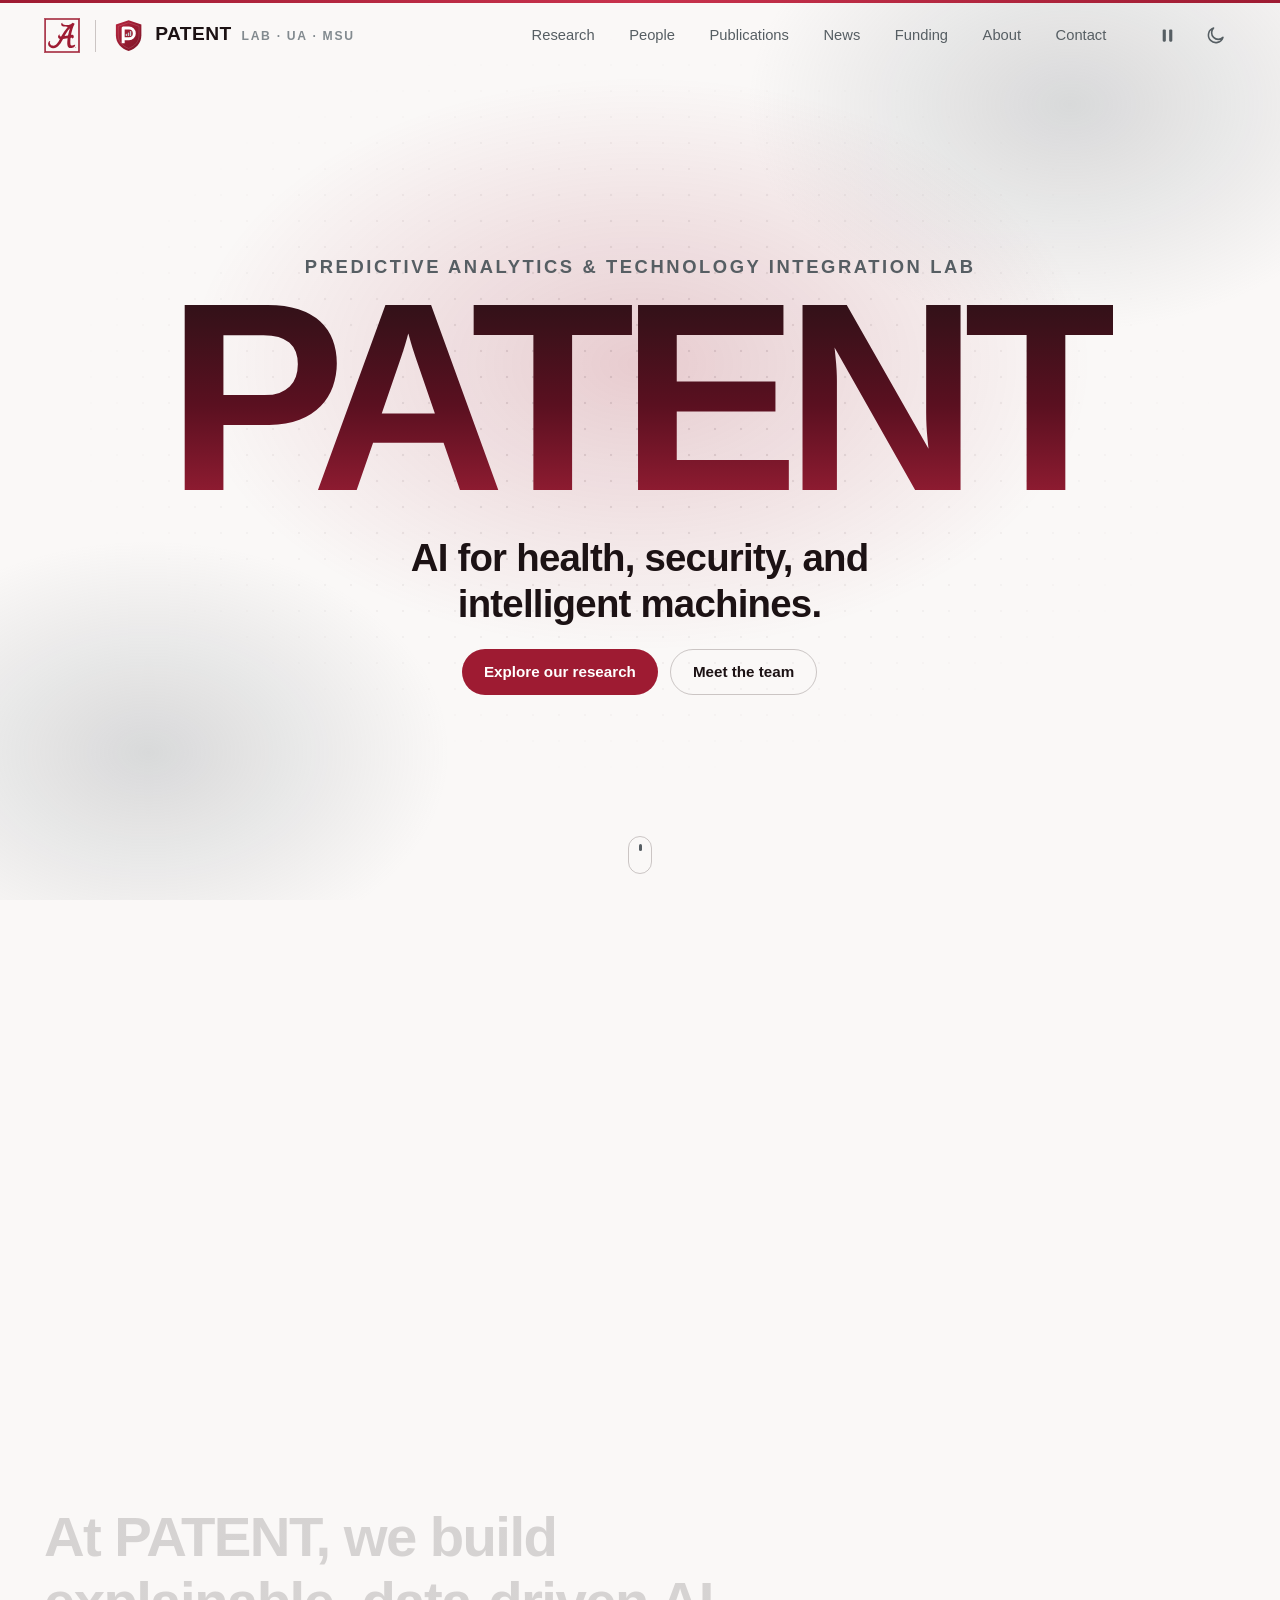
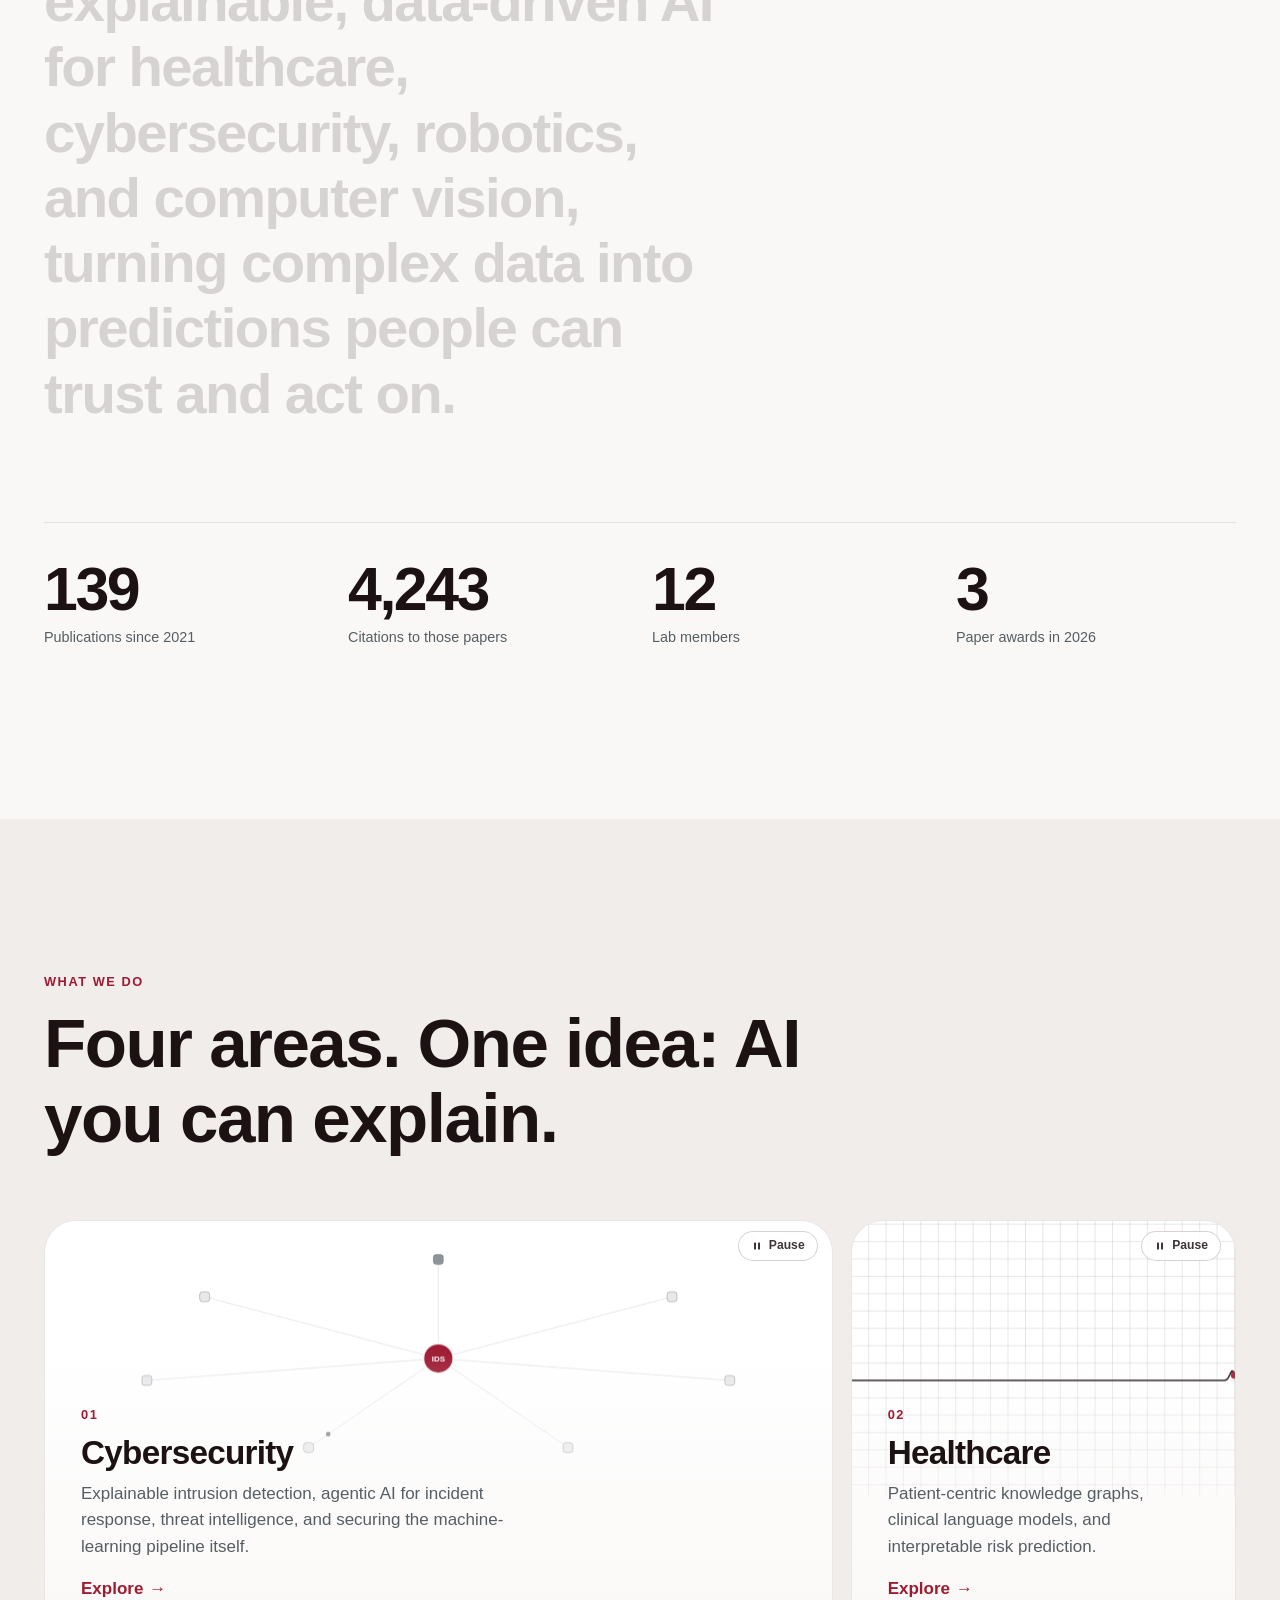
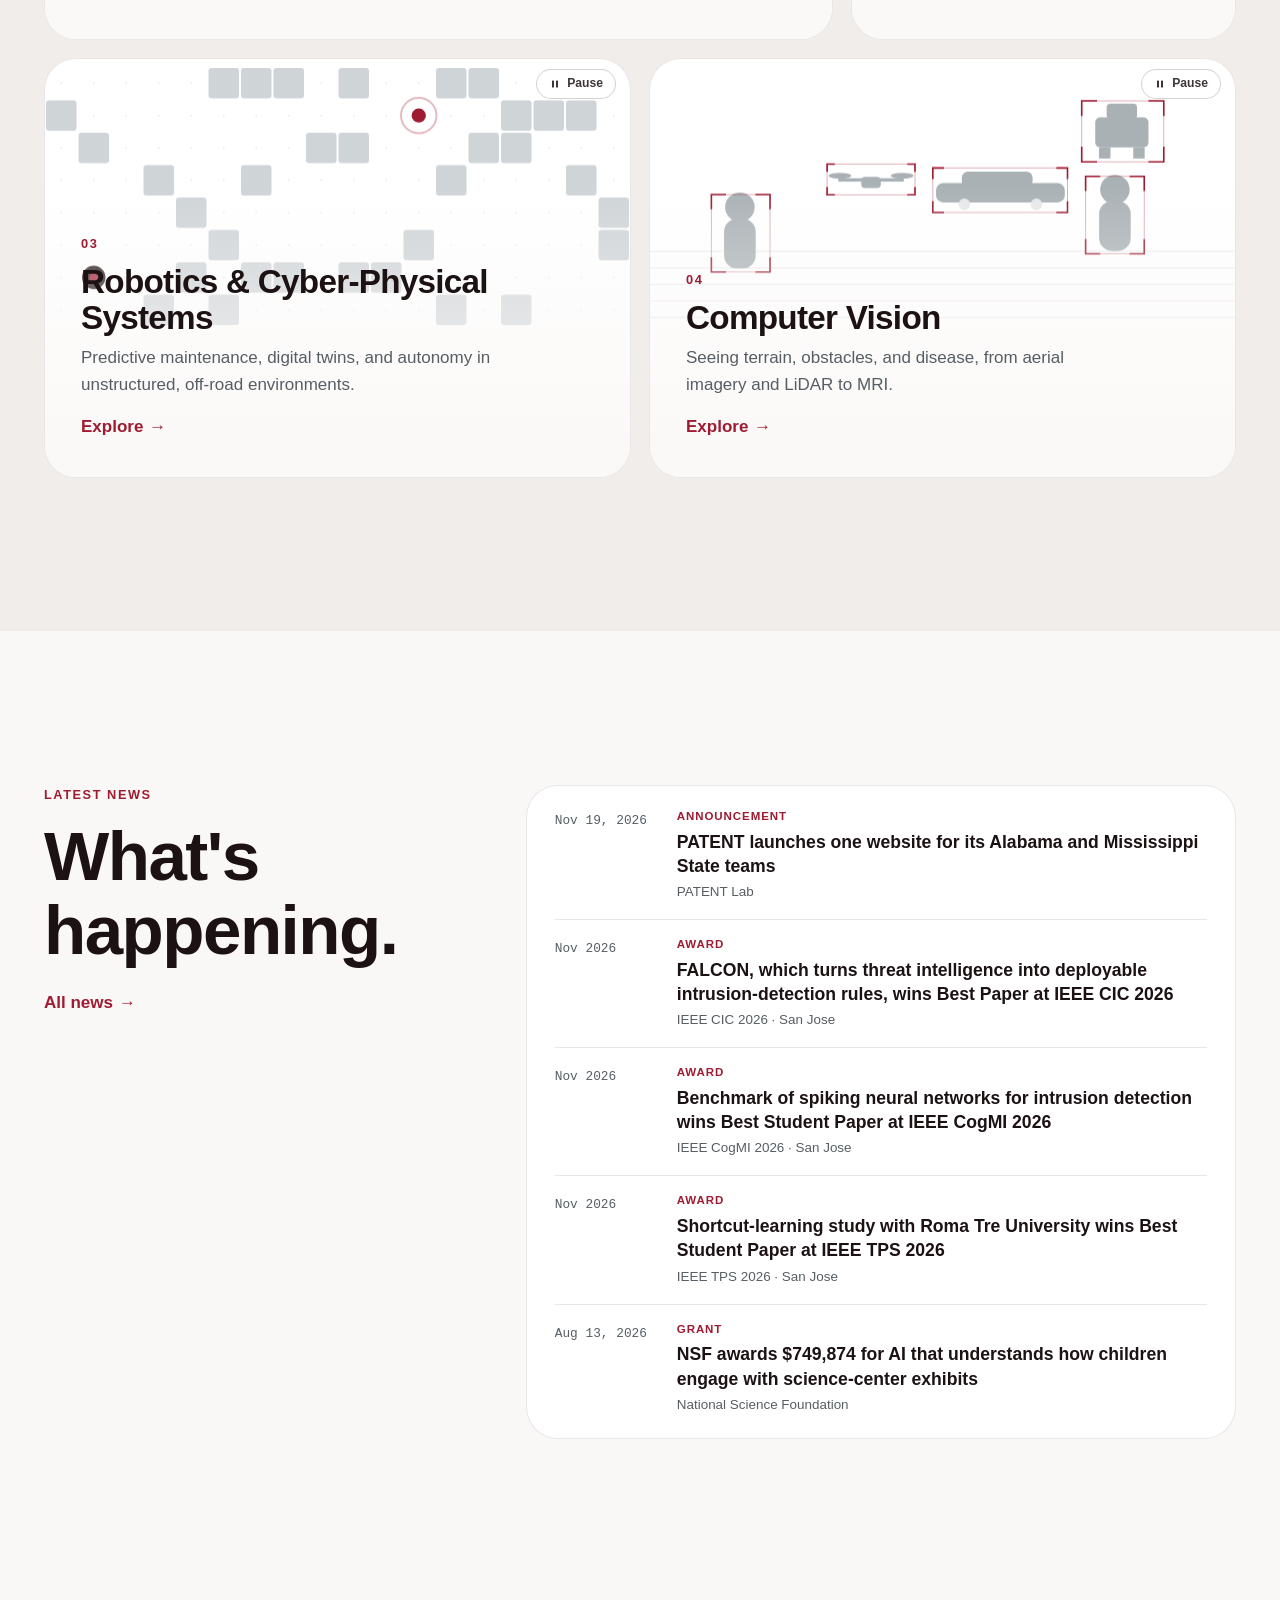
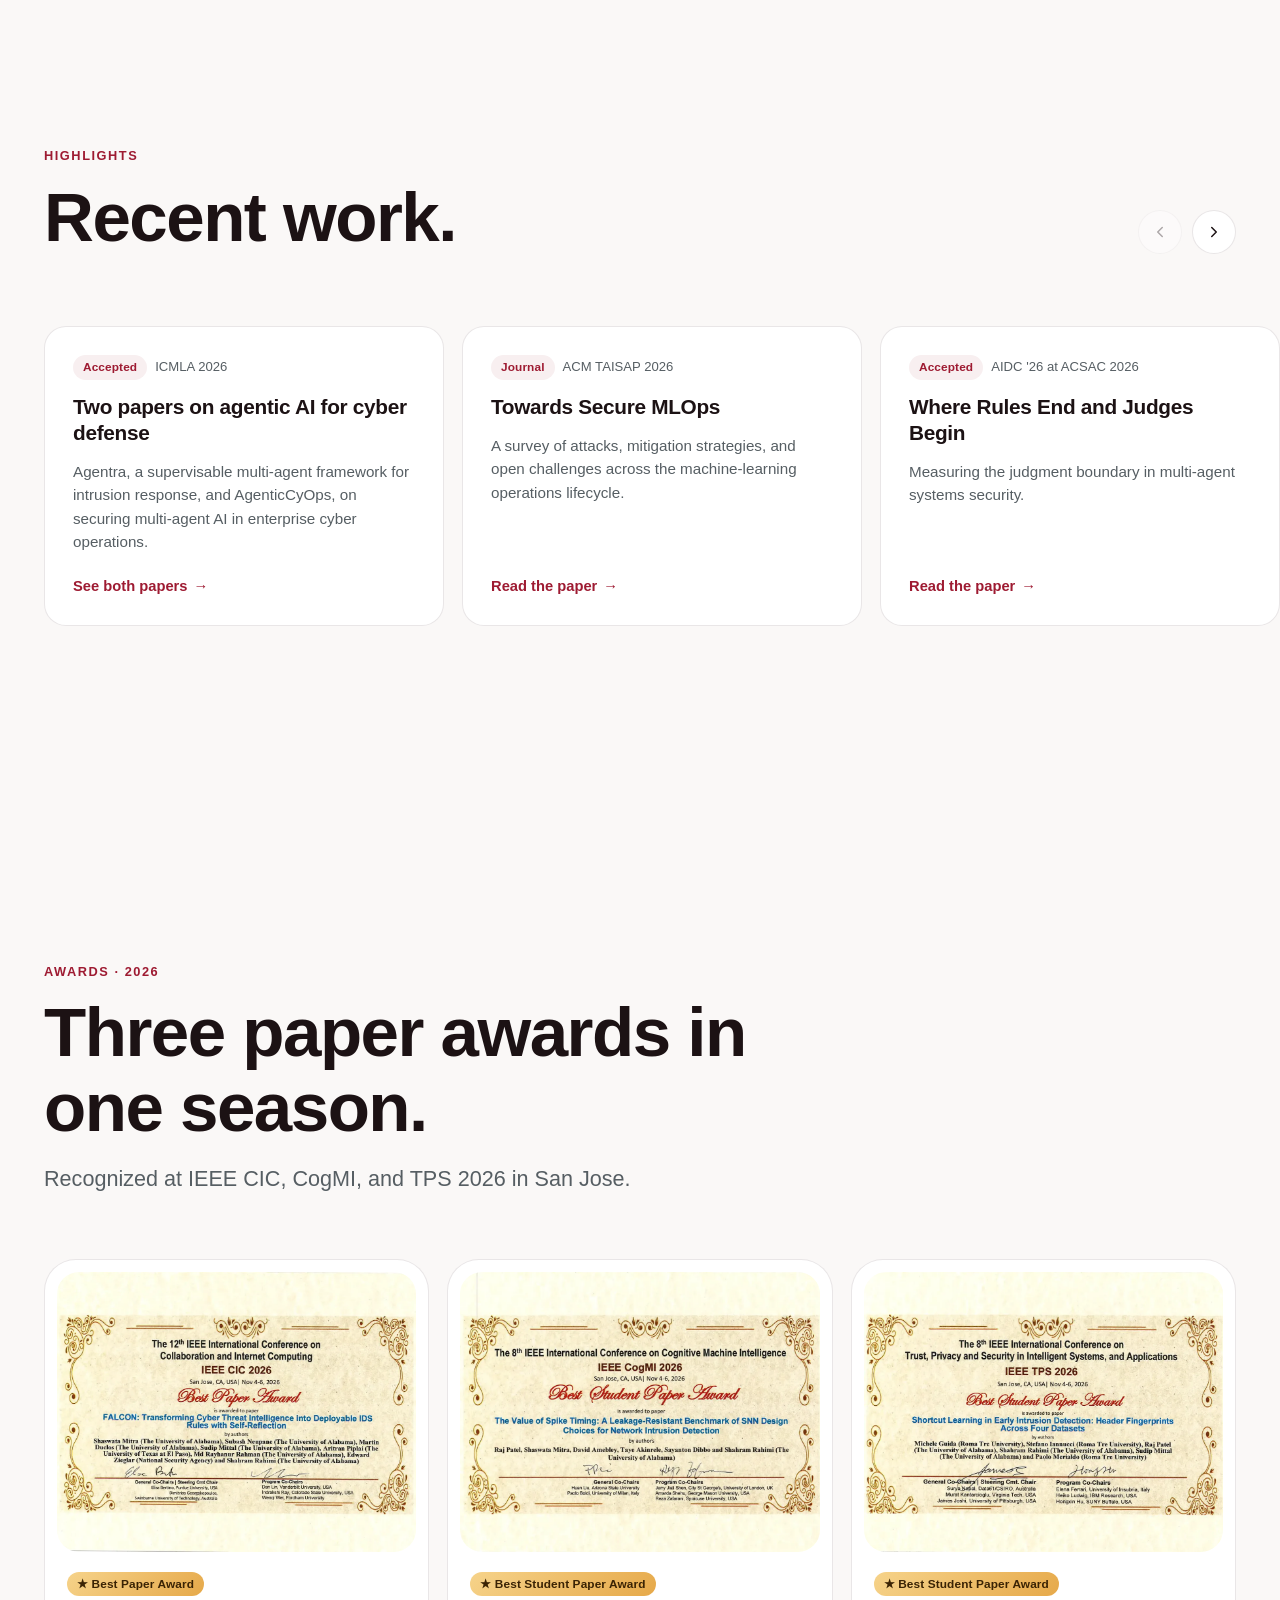
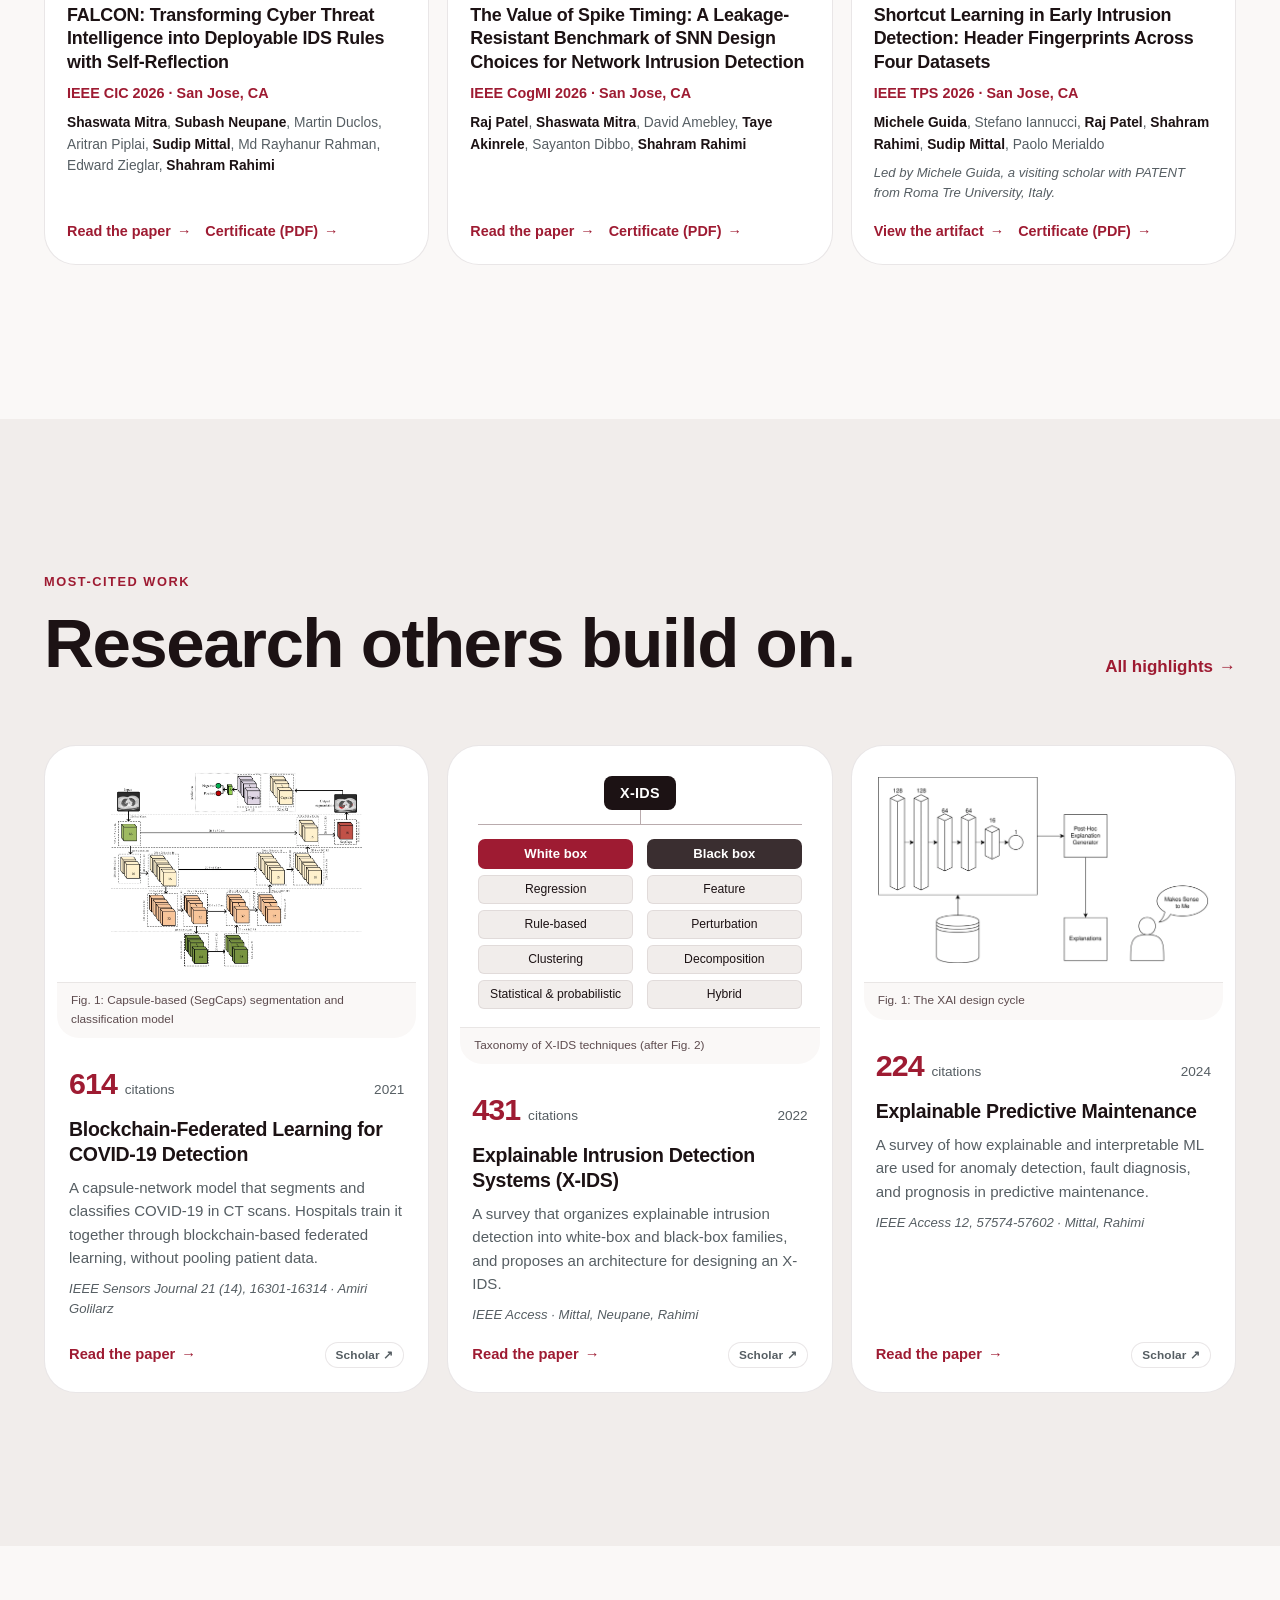
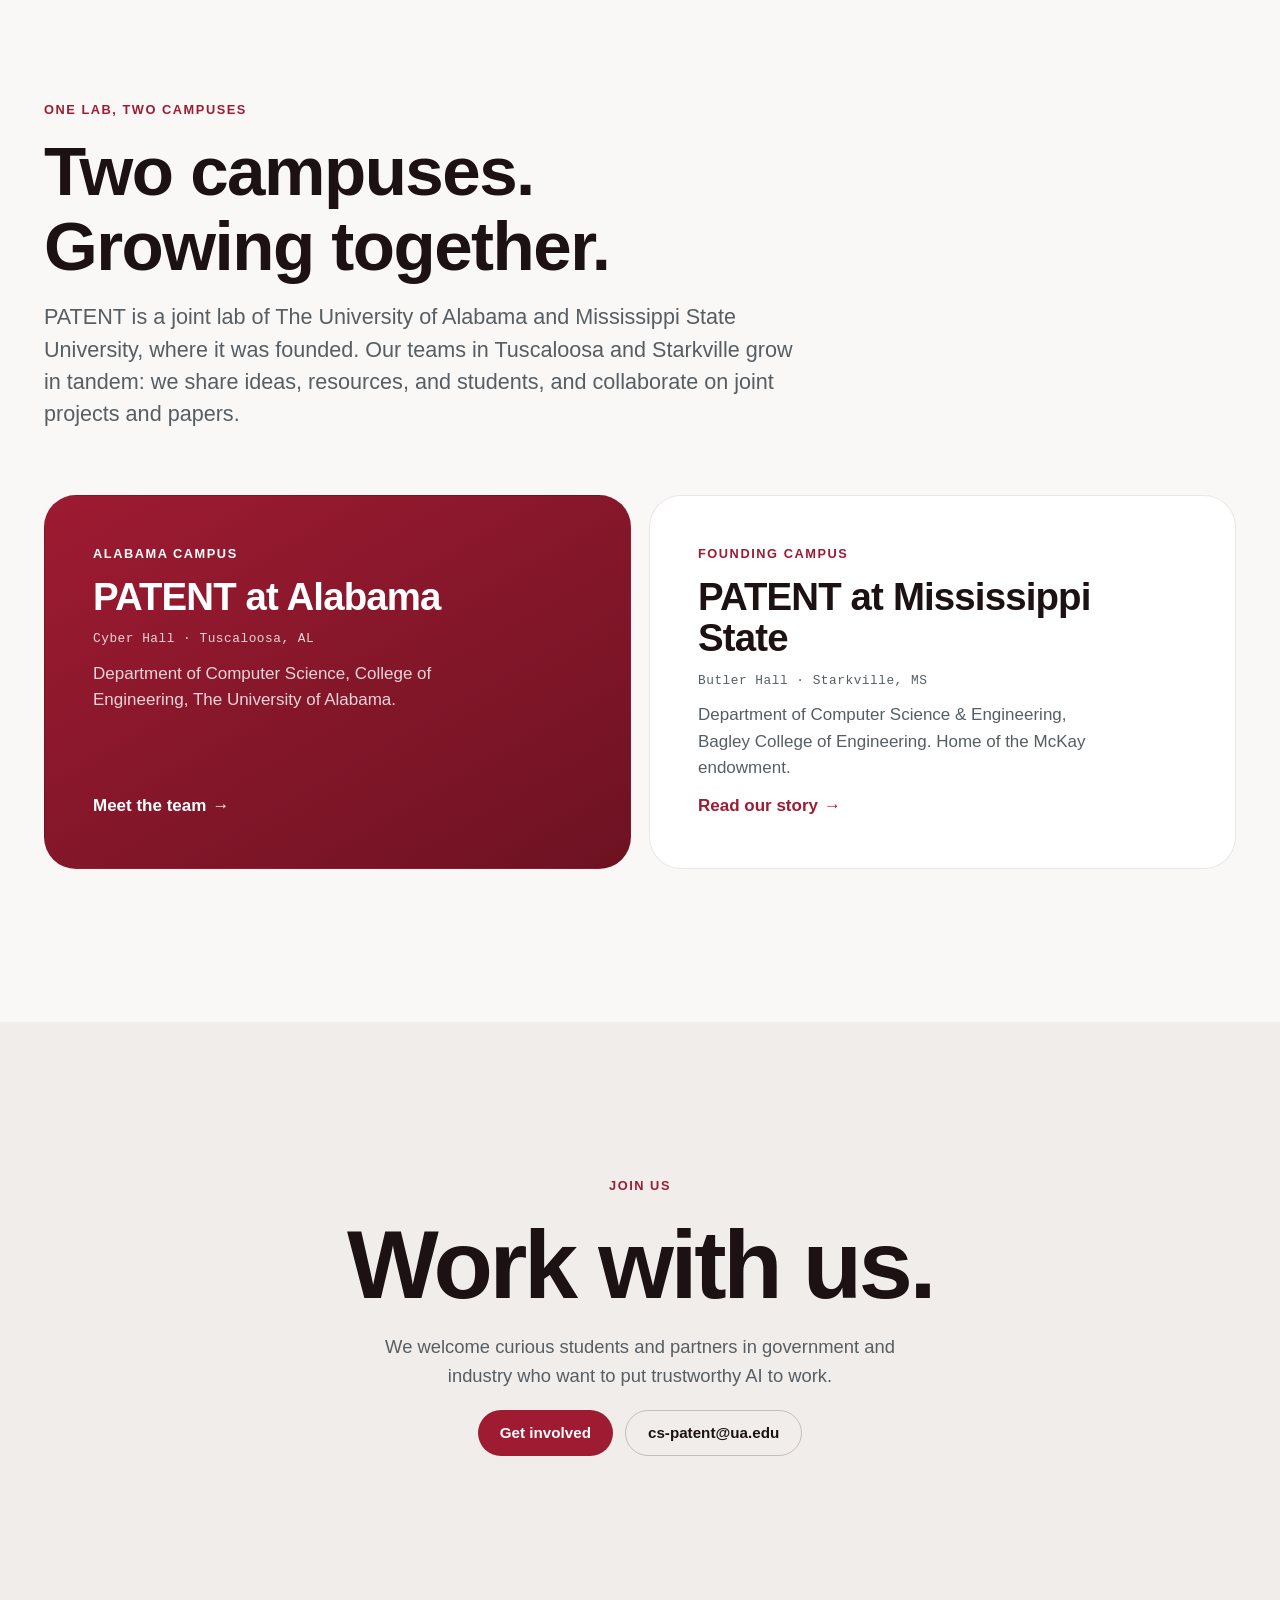
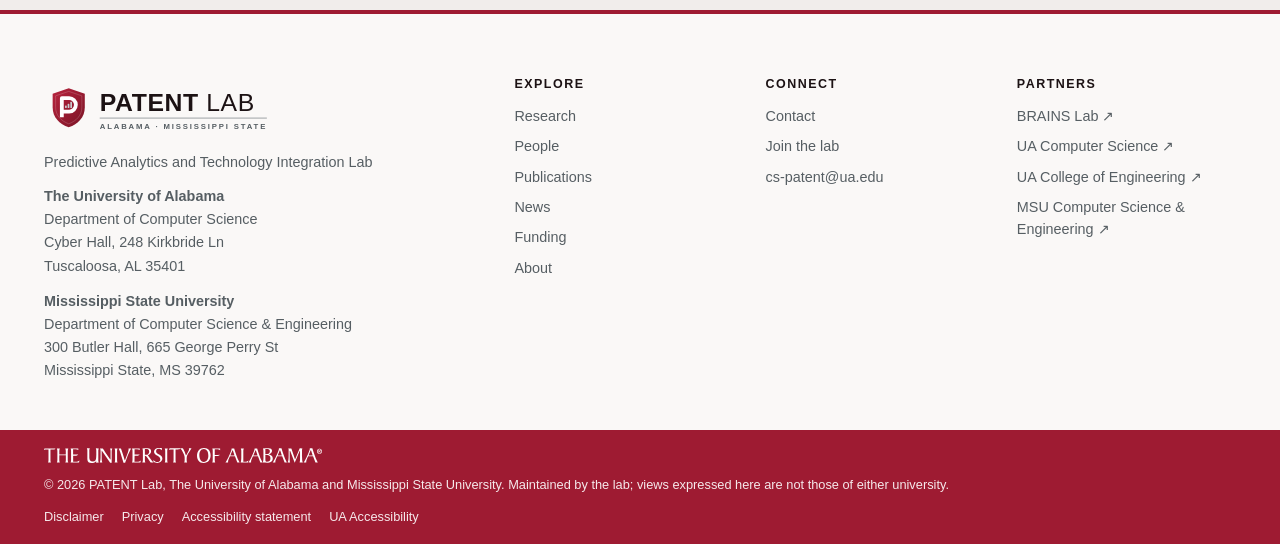
<file: index.html>
<!DOCTYPE html>
<html lang="en" class="no-js" data-theme="dark">
<head>
<meta charset="utf-8">
<meta name="viewport" content="width=device-width, initial-scale=1, viewport-fit=cover">
<title>PATENT Lab · The University of Alabama &amp; Mississippi State University</title>
<meta name="description" content="PATENT Lab, a joint lab of The University of Alabama and Mississippi State University, builds explainable, data-driven AI for healthcare, cybersecurity, robotics, and computer vision.">
<meta name="theme-color" content="#0c090a" media="(prefers-color-scheme: dark)">
<meta name="theme-color" content="#faf8f7" media="(prefers-color-scheme: light)">
<meta property="og:type" content="website">
<meta property="og:site_name" content="PATENT Lab">
<meta property="og:title" content="PATENT Lab · The University of Alabama &amp; Mississippi State University">
<meta property="og:description" content="PATENT Lab, a joint lab of The University of Alabama and Mississippi State University, builds explainable, data-driven AI for healthcare, cybersecurity, robotics, and computer vision.">
<meta property="og:image" content="https://ua-patent.github.io/assets/img/og-image.jpg">
<meta name="twitter:card" content="summary_large_image">
<link rel="icon" href="assets/img/favicon.svg" type="image/svg+xml">
<link rel="apple-touch-icon" href="assets/img/apple-touch-icon.png">
<link rel="stylesheet" href="assets/css/style.css?v=8f55fde5">
<script>(function(){var d=document.documentElement,t;d.className=d.className.replace('no-js','js');try{t=localStorage.getItem('theme')}catch(e){}if(t!=='light'&&t!=='dark')t=matchMedia('(prefers-color-scheme: light)').matches?'light':'dark';d.setAttribute('data-theme',t);try{if(localStorage.getItem('motion')==='paused')d.classList.add('motion-paused')}catch(e){}})();</script>
<script src="assets/js/news.js?v=404e408c" defer></script>
<script src="assets/js/main.js?v=bb76cafc" defer></script>
<script src="assets/js/highlights.js?v=afa6ad34" defer></script>
<script src="assets/js/sims.js?v=cbb3808c" defer></script>
</head>
<body>
<a class="skip" href="#main">Skip to content</a>
<header class="nav">
  <div class="nav__inner wrap">
    <a class="ua-mark" href="https://www.ua.edu" target="_blank" rel="noopener" aria-label="The University of Alabama"><img class="ua-mark--crimson" src="assets/img/ua/Capstone_A-Crimson.svg" alt="" width="30" height="30"><img class="ua-mark--white" src="assets/img/ua/Capstone_A-White.svg" alt="" width="30" height="30"></a><span class="ua-sep" aria-hidden="true"></span>
    <a class="brand" href="./" aria-label="PATENT Lab home"><svg class="brand__mark" viewBox="0 0 64 64" aria-hidden="true"><defs><linearGradient id="pgnav" x1="0" y1="0" x2="1" y2="1"><stop offset="0" stop-color="#b8243e"/><stop offset="1" stop-color="#7a1426"/></linearGradient></defs><path d="M32 2.5 56.5 10.8v20.4c0 15.3-10.2 25.5-24.5 30.6C17.7 56.7 7.5 46.5 7.5 31.2V10.8z" fill="url(#pgnav)"/><path d="M32 7.2 52 14v17.2c0 12.6-8.4 21.1-20 25.4-11.6-4.3-20-12.8-20-25.4V14z" fill="none" stroke="#fff" stroke-opacity=".22" stroke-width="1.2"/><path d="M21.5 46.5V17.5h11.2a10.2 10.2 0 0 1 0 20.4H21.5" fill="none" stroke="#fff" stroke-width="5.8" stroke-linejoin="round"/><g fill="#c9ced1"><rect x="26.4" y="28.6" width="2.6" height="4" rx="1"/><rect x="30.4" y="26" width="2.6" height="6.6" rx="1"/><rect x="34.4" y="23" width="2.6" height="9.6" rx="1"/></g></svg>PATENT<small>Lab · UA · MSU</small></a>
    <nav aria-label="Primary"><ul class="nav__links" id="nav-links"><li><a href="research.html">Research</a></li><li><a href="people.html">People</a></li><li><a href="publications.html">Publications</a></li><li><a href="news.html">News</a></li><li><a href="funding.html">Funding</a></li><li><a href="about.html">About</a></li><li><a href="contact.html">Contact</a></li></ul></nav>
    <div class="nav__actions">
      <button class="icon-toggle" type="button" data-motion-toggle aria-pressed="false" aria-label="Pause animations"><svg class="icon--pause" viewBox="0 0 24 24" fill="currentColor" aria-hidden="true"><rect x="6.5" y="5" width="3.6" height="14" rx="1.2"/><rect x="13.9" y="5" width="3.6" height="14" rx="1.2"/></svg><svg class="icon--play" viewBox="0 0 24 24" fill="currentColor" aria-hidden="true"><path d="M8 5.5v13a1 1 0 0 0 1.5.86l10.4-6.5a1 1 0 0 0 0-1.72L9.5 4.64A1 1 0 0 0 8 5.5Z"/></svg></button>
      <button class="icon-toggle" type="button" data-theme-toggle aria-label="Switch theme"><svg class="icon--sun" viewBox="0 0 24 24" fill="none" stroke="currentColor" stroke-width="1.8" stroke-linecap="round" aria-hidden="true"><circle cx="12" cy="12" r="4.2"/><path d="M12 2.5v2M12 19.5v2M4.6 4.6l1.4 1.4M18 18l1.4 1.4M2.5 12h2M19.5 12h2M4.6 19.4 6 18M18 6l1.4-1.4"/></svg><svg class="icon--moon" viewBox="0 0 24 24" fill="none" stroke="currentColor" stroke-width="1.8" stroke-linecap="round" stroke-linejoin="round" aria-hidden="true"><path d="M20.5 14.2A8.5 8.5 0 1 1 9.8 3.5a6.8 6.8 0 0 0 10.7 10.7Z"/></svg></button>
      <button class="icon-toggle nav__menu" type="button" aria-expanded="false" aria-controls="nav-links" aria-label="Open menu"><svg viewBox="0 0 24 24" fill="none" stroke="currentColor" stroke-width="1.8" stroke-linecap="round" aria-hidden="true"><path d="M4 8h16M4 16h16"/></svg></button>
    </div>
  </div>
</header>

<main id="main">
  <section class="hero hero--scene" aria-label="Introduction">
    <div class="hero__sticky">
      <div class="hero__bg" aria-hidden="true"></div>
      <div class="hero__inner">
        <div class="hero__word-wrap">
          <p class="hero__full">Predictive Analytics &amp; Technology Integration Lab</p>
          <h1><span class="sr-only">PATENT Lab: Predictive Analytics and Technology Integration Lab</span><span class="hero__word" aria-hidden="true">PATENT</span></h1>
        </div>
        <div class="hero__content">
          <p class="hero__tag">AI for health, security, and intelligent machines.</p>
          <div class="btns">
            <a class="btn btn--crimson" href="research.html">Explore our research</a>
            <a class="btn btn--ghost" href="people.html">Meet the team</a>
          </div>
        </div>
      </div>
      <div class="hero__veil" aria-hidden="true"></div>
      <span class="scroll-cue" aria-hidden="true"></span>
    </div>
  </section>

  <section class="section" aria-labelledby="mission">
    <div class="wrap">
      <h2 id="mission" class="sr-only">Our mission</h2>
      <p class="statement"><span class="statement__fill">At PATENT, we build <em>explainable, data-driven AI</em> for healthcare, cybersecurity, robotics, and computer vision, turning complex data into predictions people can trust and act on.</span></p>
      <dl class="stats">
        <div class="stat reveal"><dt>Publications since 2021</dt><dd data-count-pubs>139</dd></div>
        <div class="stat reveal" style="--d:.06s"><dt>Citations to those papers</dt><dd data-count-citations>4,243</dd></div>
        <div class="stat reveal" style="--d:.12s"><dt>Lab members</dt><dd data-count-members>12</dd></div>
        <div class="stat reveal" style="--d:.18s"><dt>Paper awards in 2026</dt><dd data-count="3">3</dd></div>
      </dl>
    </div>
  </section>

  <section class="section section--alt" aria-labelledby="areas">
    <div class="wrap">
      <div class="section__head reveal">
        <span class="eyebrow">What we do</span>
        <h2 id="areas" class="display">Four areas. One idea: AI you can explain.</h2>
      </div>
      <div class="bento">
        <article class="tile tile--wide reveal">
          <div class="tile__art sim" data-compact data-name="the cybersecurity simulation" data-sim="security" data-label="Simulation: packets flow through an intrusion detection system; attacks are blocked with an explanation of the features behind each alert."><svg viewBox="0 0 200 200" fill="none" stroke="currentColor" stroke-width="1.6" stroke-linecap="round" stroke-linejoin="round" aria-hidden="true"><path class="draw" style="--len:520" d="M100 18 166 42v52c0 44-28 76-66 88-38-12-66-44-66-88V42Z"/><path class="draw" style="--len:400" opacity=".45" d="M100 42 144 58v38c0 30-18 52-44 62-26-10-44-32-44-62V58Z"/><path class="draw" style="--len:110" stroke-width="3.2" d="m80 100 14 14 28-30"/><g fill="currentColor" stroke="none" opacity=".5"><circle cx="20" cy="150" r="2"/><circle cx="34" cy="166" r="2"/><circle cx="180" cy="150" r="2"/><circle cx="168" cy="168" r="2"/><circle cx="186" cy="128" r="2"/><circle cx="14" cy="126" r="2"/></g></svg></div>
          <span class="eyebrow">01</span>
          <h3>Cybersecurity</h3>
          <p>Explainable intrusion detection, agentic AI for incident response, threat intelligence, and securing the machine-learning pipeline itself.</p>
          <a class="link-arrow tile__link" href="research.html#security">Explore<span class="sr-only"> cybersecurity research</span></a>
        </article>
        <article class="tile tile--narrow reveal" style="--d:.08s">
          <div class="tile__art sim" data-compact data-name="the healthcare simulation" data-sim="healthcare" data-label="Simulation: a live ECG trace; irregular heartbeats are flagged and raise a risk score."><svg viewBox="0 0 200 200" fill="none" stroke="currentColor" stroke-width="2" stroke-linecap="round" stroke-linejoin="round" aria-hidden="true"><path class="draw" style="--len:380" d="M6 112h46l12-30 16 62 18-96 16 82 10-18h70"/><circle class="pulse-dot" cx="188" cy="112" r="5" fill="currentColor" stroke="none"/><path opacity=".3" d="M6 150h188M6 74h188"/></svg></div>
          <span class="eyebrow">02</span>
          <h3>Healthcare</h3>
          <p>Patient-centric knowledge graphs, clinical language models, and interpretable risk prediction.</p>
          <a class="link-arrow tile__link" href="research.html#healthcare">Explore<span class="sr-only"> healthcare research</span></a>
        </article>
        <article class="tile tile--half reveal">
          <div class="tile__art sim" data-compact data-name="the robotics and cyber-physical systems simulation" data-sim="cps" data-label="Simulation: a robot plans a path with the A-star algorithm and replans when an obstacle appears."><svg viewBox="0 0 200 200" fill="none" stroke="currentColor" stroke-width="1.6" stroke-linecap="round" stroke-linejoin="round" aria-hidden="true"><path class="draw" style="--len:420" d="M30 160 70 110l50 20 50-80"/><path class="draw" style="--len:300" opacity=".45" d="M70 110 60 50l60-10 50 10M120 130l10 40"/><g fill="currentColor" stroke="none"><circle cx="30" cy="160" r="6"/><circle cx="70" cy="110" r="6"/><circle cx="120" cy="130" r="6"/><circle class="pulse-dot" cx="170" cy="50" r="7"/><circle cx="60" cy="50" r="4" opacity=".6"/><circle cx="120" cy="40" r="4" opacity=".6"/><circle cx="130" cy="170" r="4" opacity=".6"/></g></svg></div>
          <span class="eyebrow">03</span>
          <h3>Robotics &amp; Cyber-Physical Systems</h3>
          <p>Predictive maintenance, digital twins, and autonomy in unstructured, off-road environments.</p>
          <a class="link-arrow tile__link" href="research.html#cps">Explore<span class="sr-only"> robotics and cyber-physical systems research</span></a>
        </article>
        <article class="tile tile--half reveal" style="--d:.08s">
          <div class="tile__art sim" data-compact data-name="the computer vision simulation" data-sim="vision" data-label="Simulation: an object detector tracks moving objects with labeled bounding boxes."><svg viewBox="0 0 200 200" fill="none" stroke="currentColor" stroke-width="2" stroke-linecap="round" stroke-linejoin="round" aria-hidden="true"><path d="M20 52V28h24M156 28h24v24M180 148v24h-24M44 172H20v-24"/><rect class="draw" style="--len:360" x="62" y="66" width="86" height="70" rx="6"/><path opacity=".35" d="M20 100h160"/><circle class="pulse-dot" cx="105" cy="101" r="5" fill="currentColor" stroke="none"/><path class="draw" style="--len:200" opacity=".55" d="M62 120c20-18 40-24 86-10"/></svg></div>
          <span class="eyebrow">04</span>
          <h3>Computer Vision</h3>
          <p>Seeing terrain, obstacles, and disease, from aerial imagery and LiDAR to MRI.</p>
          <a class="link-arrow tile__link" href="research.html#vision">Explore<span class="sr-only"> computer vision research</span></a>
        </article>
      </div>
    </div>
  </section>

  <section class="section" aria-labelledby="news-h" data-news-section hidden>
    <div class="wrap news-home">
      <div class="section__head reveal">
        <span class="eyebrow">Latest news</span>
        <h2 id="news-h" class="display">What's happening.</h2>
        <a class="link-arrow" href="news.html">All news</a>
      </div>
      <ul class="news-list news-list--card" data-news-latest data-limit="5" data-max-age-days="365"></ul>
    </div>
  </section>

  <section class="section" aria-labelledby="highlights" data-rail>
    <div class="wrap">
      <div class="rail-head section__head reveal" style="max-width:none">
        <div>
          <span class="eyebrow">Highlights</span>
          <h2 id="highlights" class="display">Recent work.</h2>
        </div>
        <div class="rail-controls">
          <button class="rail-btn" type="button" data-rail-prev aria-label="Previous highlights"><svg viewBox="0 0 24 24" fill="none" stroke="currentColor" stroke-width="2" stroke-linecap="round" stroke-linejoin="round" aria-hidden="true"><path d="m15 18-6-6 6-6"/></svg></button>
          <button class="rail-btn" type="button" data-rail-next aria-label="Next highlights"><svg viewBox="0 0 24 24" fill="none" stroke="currentColor" stroke-width="2" stroke-linecap="round" stroke-linejoin="round" aria-hidden="true"><path d="m9 18 6-6-6-6"/></svg></button>
        </div>
      </div>
    </div>
    <div class="rail" tabindex="0" aria-label="Recent highlights, scrollable">
      <a class="card" href="publications.html?q=ICMLA+2026">
        <div class="card__meta"><span class="badge">Accepted</span><span>ICMLA 2026</span></div>
        <h3>Two papers on agentic AI for cyber defense</h3>
        <p>Agentra, a supervisable multi-agent framework for intrusion response, and AgenticCyOps, on securing multi-agent AI in enterprise cyber operations.</p>
        <span class="link-arrow">See both papers</span>
      </a>
      <a class="card" href="https://doi.org/10.1145/3796728" target="_blank" rel="noopener">
        <div class="card__meta"><span class="badge">Journal</span><span>ACM TAISAP 2026</span></div>
        <h3>Towards Secure MLOps</h3>
        <p>A survey of attacks, mitigation strategies, and open challenges across the machine-learning operations lifecycle.</p>
        <span class="link-arrow">Read the paper</span>
      </a>
      <a class="card" href="https://arxiv.org/abs/2610.07657" target="_blank" rel="noopener">
        <div class="card__meta"><span class="badge">Accepted</span><span>AIDC '26 at ACSAC 2026</span></div>
        <h3>Where Rules End and Judges Begin</h3>
        <p>Measuring the judgment boundary in multi-agent systems security.</p>
        <span class="link-arrow">Read the paper</span>
      </a>
    </div>
  </section>

  <section class="section" aria-labelledby="awards-h">
    <div class="wrap">
      <div class="section__head reveal">
        <span class="eyebrow">Awards · 2026</span>
        <h2 id="awards-h" class="display">Three paper awards in one season.</h2>
        <p class="lead">Recognized at IEEE CIC, CogMI, and TPS 2026 in San Jose.</p>
      </div>
      <div class="awards"><article class="award reveal" style="--d:0.00s">
          <a class="award__img" href="assets/docs/awards/cic-2026-best-paper-falcon.pdf" target="_blank" rel="noopener" aria-label="Award certificate for FALCON: Transforming Cyber Threat Intelligence into Deployable IDS Rules with Self-Reflection (PDF, scanned image)"><img src="assets/img/awards/cic-2026-best-paper-falcon.webp" alt="Best Paper Award certificate, IEEE CIC 2026" width="1100" height="855" loading="lazy" decoding="async"></a>
          <div class="award__body">
            <span class="badge badge--award">★ Best Paper Award</span>
            <h3>FALCON: Transforming Cyber Threat Intelligence into Deployable IDS Rules with Self-Reflection</h3>
            <p class="award__venue">IEEE CIC 2026 · San Jose, CA</p>
            <p class="award__who"><b>Shaswata Mitra</b>, <b>Subash Neupane</b>, Martin Duclos, Aritran Piplai, <b>Sudip Mittal</b>, Md Rayhanur Rahman, Edward Zieglar, <b>Shahram Rahimi</b></p>
            <div class="award__links"><a class="link-arrow" href="https://arxiv.org/abs/2508.18684" target="_blank" rel="noopener">Read the paper</a><a class="link-arrow" href="assets/docs/awards/cic-2026-best-paper-falcon.pdf" target="_blank" rel="noopener">Certificate (PDF)</a></div>
          </div>
        </article><article class="award reveal" style="--d:0.06s">
          <a class="award__img" href="assets/docs/awards/cogmi-2026-best-student-paper-snn.pdf" target="_blank" rel="noopener" aria-label="Award certificate for The Value of Spike Timing: A Leakage-Resistant Benchmark of SNN Design Choices for Network Intrusion Detection (PDF, scanned image)"><img src="assets/img/awards/cogmi-2026-best-student-paper-snn.webp" alt="Best Student Paper Award certificate, IEEE CogMI 2026" width="1100" height="855" loading="lazy" decoding="async"></a>
          <div class="award__body">
            <span class="badge badge--award">★ Best Student Paper Award</span>
            <h3>The Value of Spike Timing: A Leakage-Resistant Benchmark of SNN Design Choices for Network Intrusion Detection</h3>
            <p class="award__venue">IEEE CogMI 2026 · San Jose, CA</p>
            <p class="award__who"><b>Raj Patel</b>, <b>Shaswata Mitra</b>, David Amebley, <b>Taye Akinrele</b>, Sayanton Dibbo, <b>Shahram Rahimi</b></p>
            <div class="award__links"><a class="link-arrow" href="https://arxiv.org/abs/2606.01442" target="_blank" rel="noopener">Read the paper</a><a class="link-arrow" href="assets/docs/awards/cogmi-2026-best-student-paper-snn.pdf" target="_blank" rel="noopener">Certificate (PDF)</a></div>
          </div>
        </article><article class="award reveal" style="--d:0.12s">
          <a class="award__img" href="assets/docs/awards/tps-2026-best-student-paper-shortcut.pdf" target="_blank" rel="noopener" aria-label="Award certificate for Shortcut Learning in Early Intrusion Detection: Header Fingerprints Across Four Datasets (PDF, scanned image)"><img src="assets/img/awards/tps-2026-best-student-paper-shortcut.webp" alt="Best Student Paper Award certificate, IEEE TPS 2026" width="1100" height="855" loading="lazy" decoding="async"></a>
          <div class="award__body">
            <span class="badge badge--award">★ Best Student Paper Award</span>
            <h3>Shortcut Learning in Early Intrusion Detection: Header Fingerprints Across Four Datasets</h3>
            <p class="award__venue">IEEE TPS 2026 · San Jose, CA</p>
            <p class="award__who"><b>Michele Guida</b>, Stefano Iannucci, <b>Raj Patel</b>, <b>Shahram Rahimi</b>, <b>Sudip Mittal</b>, Paolo Merialdo</p><p class="award__note">Led by Michele Guida, a visiting scholar with PATENT from Roma Tre University, Italy.</p>
            <div class="award__links"><a class="link-arrow" href="https://github.com/micheleguidaa/early-nids-artifact" target="_blank" rel="noopener">View the artifact</a><a class="link-arrow" href="assets/docs/awards/tps-2026-best-student-paper-shortcut.pdf" target="_blank" rel="noopener">Certificate (PDF)</a></div>
          </div>
        </article></div>
    </div>
  </section>

  <section class="section section--alt" aria-labelledby="cited">
    <div class="wrap">
      <div class="rail-head section__head reveal" style="max-width:none">
        <div>
          <span class="eyebrow">Most-cited work</span>
          <h2 id="cited" class="display">Research others build on.</h2>
        </div>
        <a class="link-arrow" href="publications.html#most-cited">All highlights</a>
      </div>
      <div class="posters" data-highlights data-limit="3"></div>
    </div>
  </section>

  <section class="section" aria-labelledby="campuses">
    <div class="wrap">
      <div class="section__head reveal">
        <span class="eyebrow">One lab, two campuses</span>
        <h2 id="campuses" class="display">Two campuses. Growing together.</h2>
        <p class="lead">PATENT is a joint lab of The University of Alabama and Mississippi State University, where it was founded. Our teams in Tuscaloosa and Starkville grow in tandem: we share ideas, resources, and students, and collaborate on joint projects and papers.</p>
      </div>
      <div class="campuses">
        <div class="campus campus--ua reveal">
          <span class="eyebrow">Alabama campus</span>
          <h3>PATENT at Alabama</h3>
          <span class="campus__pin">Cyber Hall · Tuscaloosa, AL</span>
          <p>Department of Computer Science, College of Engineering, The University of Alabama.</p>
          <a class="link-arrow" href="people.html">Meet the team</a>
        </div>
        <div class="campus reveal" style="--d:.08s">
          <span class="eyebrow">Founding campus</span>
          <h3>PATENT at Mississippi State</h3>
          <span class="campus__pin">Butler Hall · Starkville, MS</span>
          <p>Department of Computer Science &amp; Engineering, Bagley College of Engineering. Home of the McKay endowment.</p>
          <a class="link-arrow" href="about.html">Read our story</a>
        </div>
      </div>
    </div>
  </section>

  <section class="section section--alt" aria-labelledby="join">
    <div class="wrap cta reveal">
      <span class="eyebrow">Join us</span>
      <h2 id="join" class="display-xl">Work with us.</h2>
      <p>We welcome curious students and partners in government and industry who want to put trustworthy AI to work.</p>
      <div class="btns"><a class="btn btn--crimson" href="contact.html#join">Get involved</a><a class="btn btn--ghost" href="mailto:cs-patent@ua.edu">cs-patent@ua.edu</a></div>
    </div>
  </section>
</main>

<footer class="footer">
  <div class="wrap">
    <div class="footer__grid">
      <div>
        <svg class="footer__logo" viewBox="0 0 420 96" role="img" aria-label="PATENT Lab, The University of Alabama and Mississippi State University"><use href="#patent-lockup"/></svg>
        <p>Predictive Analytics and Technology Integration Lab</p>
        <address><b>The University of Alabama</b><br>Department of Computer Science<br>Cyber Hall, 248 Kirkbride Ln<br>Tuscaloosa, AL 35401</address><address><b>Mississippi State University</b><br>Department of Computer Science &amp; Engineering<br>300 Butler Hall, 665 George Perry St<br>Mississippi State, MS 39762</address>
      </div>
      <div>
        <h2>Explore</h2>
        <ul><li><a href="research.html">Research</a></li><li><a href="people.html">People</a></li><li><a href="publications.html">Publications</a></li><li><a href="news.html">News</a></li><li><a href="funding.html">Funding</a></li><li><a href="about.html">About</a></li></ul>
      </div>
      <div>
        <h2>Connect</h2>
        <ul><li><a href="contact.html">Contact</a></li><li><a href="contact.html#join">Join the lab</a></li><li><a href="mailto:cs-patent@ua.edu">cs-patent@ua.edu</a></li></ul>
      </div>
      <div>
        <h2>Partners</h2>
        <ul><li><a href="https://sites.ua.edu/brains/" target="_blank" rel="noopener">BRAINS Lab ↗</a></li><li><a href="https://cs.ua.edu" target="_blank" rel="noopener">UA Computer Science ↗</a></li><li><a href="https://eng.ua.edu" target="_blank" rel="noopener">UA College of Engineering ↗</a></li><li><a href="https://www.cse.msstate.edu" target="_blank" rel="noopener">MSU Computer Science &amp; Engineering ↗</a></li></ul>
      </div>
    </div>
  </div>
  <div class="footer__legal">
    <div class="wrap">
      <a class="ua-nameplate" href="https://www.ua.edu" target="_blank" rel="noopener"><img src="assets/img/ua/UA_Wordmark-White.svg" alt="The University of Alabama" width="333" height="18"></a>
      <p>© <span data-year>2026</span> PATENT Lab, The University of Alabama and Mississippi State University. Maintained by the lab; views expressed here are not those of either university.</p>
      <ul><li><a href="https://www.ua.edu/disclaimer" target="_blank" rel="noopener">Disclaimer</a></li><li><a href="https://www.ua.edu/privacy" target="_blank" rel="noopener">Privacy</a></li><li><a href="accessibility.html">Accessibility statement</a></li><li><a href="https://accessibility.ua.edu/" target="_blank" rel="noopener">UA Accessibility</a></li></ul>
    </div>
  </div>
  <svg width="0" height="0" style="position:absolute" aria-hidden="true"><defs><linearGradient id="pgfoot" x1="0" y1="0" x2="1" y2="1"><stop offset="0" stop-color="#b8243e"/><stop offset="1" stop-color="#7a1426"/></linearGradient>
    <g id="patent-lockup"><g transform="translate(6 14) scale(1.06)"><path d="M32 2.5 56.5 10.8v20.4c0 15.3-10.2 25.5-24.5 30.6C17.7 56.7 7.5 46.5 7.5 31.2V10.8z" fill="url(#pgfoot)"/><path d="M32 7.2 52 14v17.2c0 12.6-8.4 21.1-20 25.4-11.6-4.3-20-12.8-20-25.4V14z" fill="none" stroke="#fff" stroke-opacity=".22" stroke-width="1.2"/><path d="M21.5 46.5V17.5h11.2a10.2 10.2 0 0 1 0 20.4H21.5" fill="none" stroke="#fff" stroke-width="5.8" stroke-linejoin="round"/><g fill="#c9ced1"><rect x="26.4" y="28.6" width="2.6" height="4" rx="1"/><rect x="30.4" y="26" width="2.6" height="6.6" rx="1"/><rect x="34.4" y="23" width="2.6" height="9.6" rx="1"/></g></g>
    <g font-family="-apple-system, BlinkMacSystemFont, 'SF Pro Display', 'Helvetica Neue', Arial, sans-serif"><text fill="currentColor" x="90" y="54" font-size="40" font-weight="800" letter-spacing="1">PATENT</text><text fill="currentColor" x="262" y="54" font-size="40" font-weight="300" letter-spacing="1">LAB</text><rect style="fill:var(--muted)" x="90" y="64" width="270" height="1.5" opacity=".6"/><text style="fill:var(--muted)" x="90" y="82" font-size="12.5" font-weight="600" letter-spacing="2.4" textLength="270" lengthAdjust="spacing">ALABAMA · MISSISSIPPI STATE</text></g></g></defs></svg>
</footer>
</body>
</html>
</file>
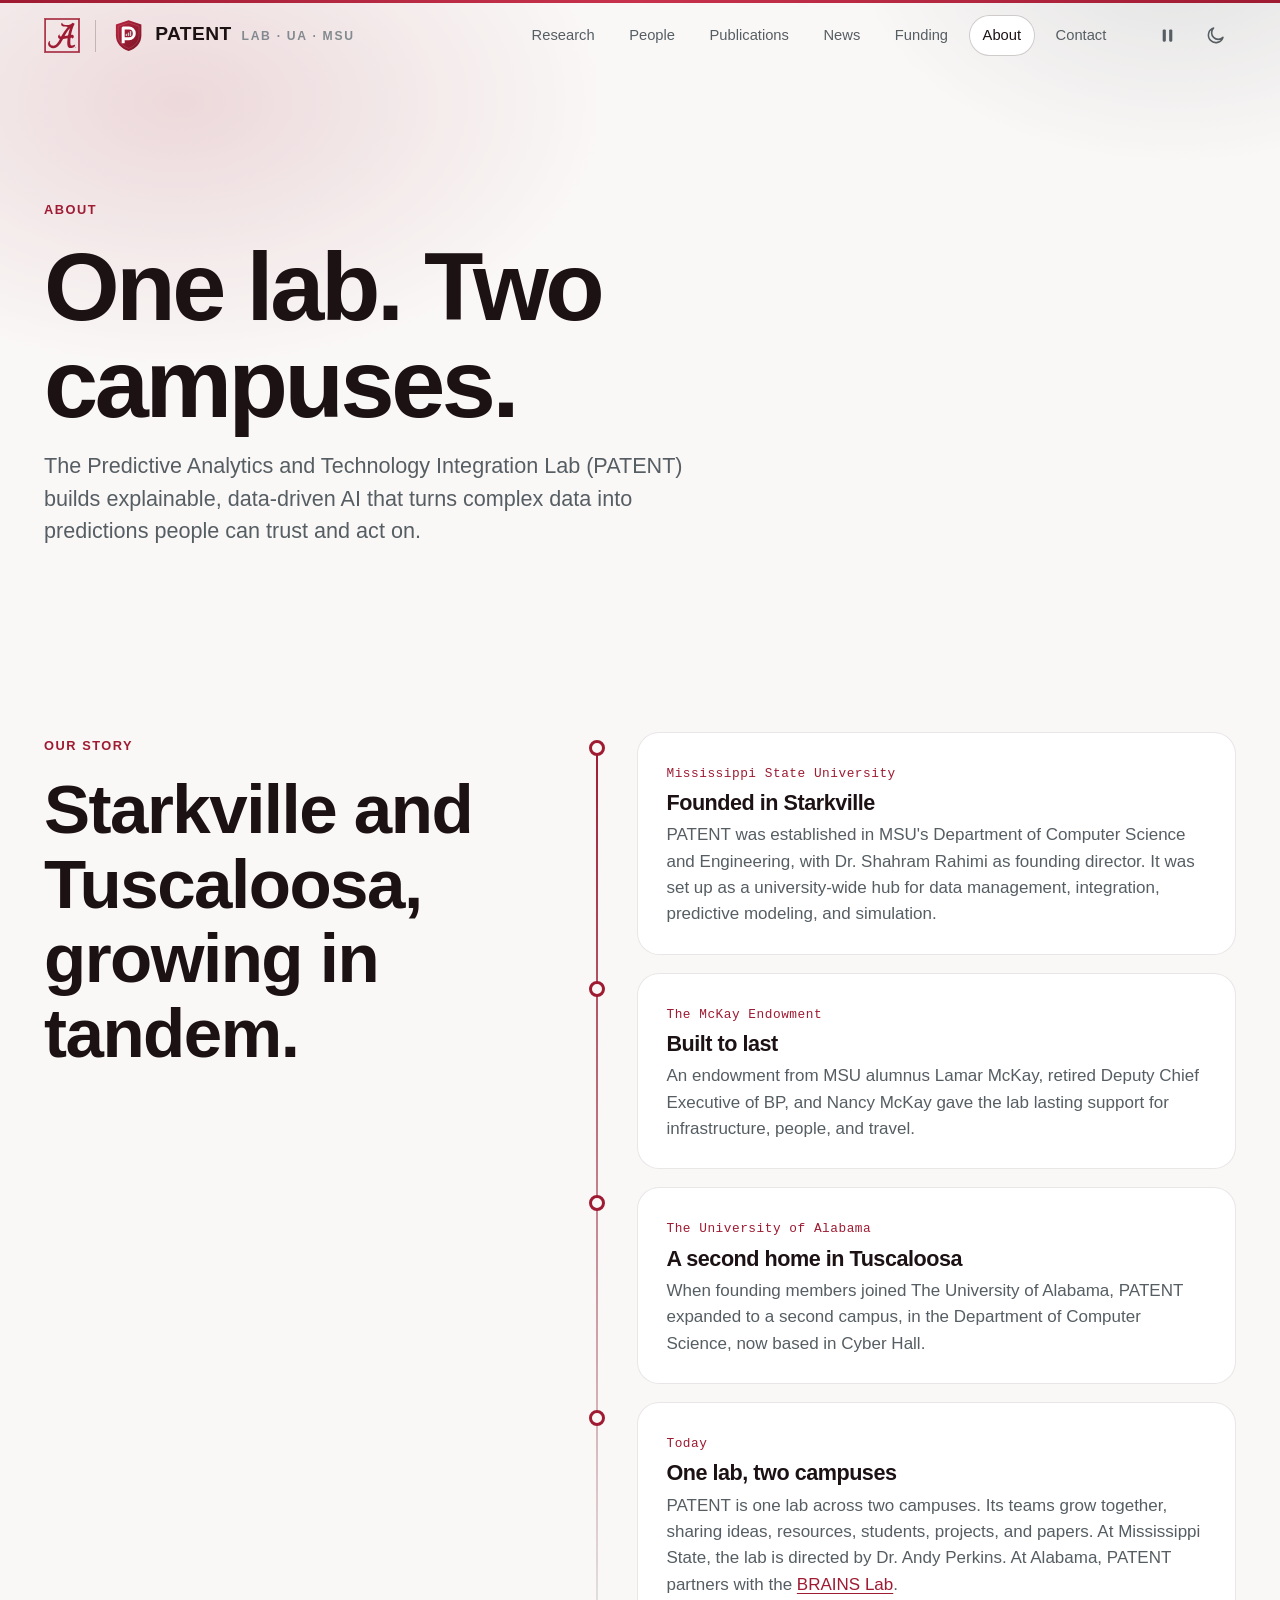
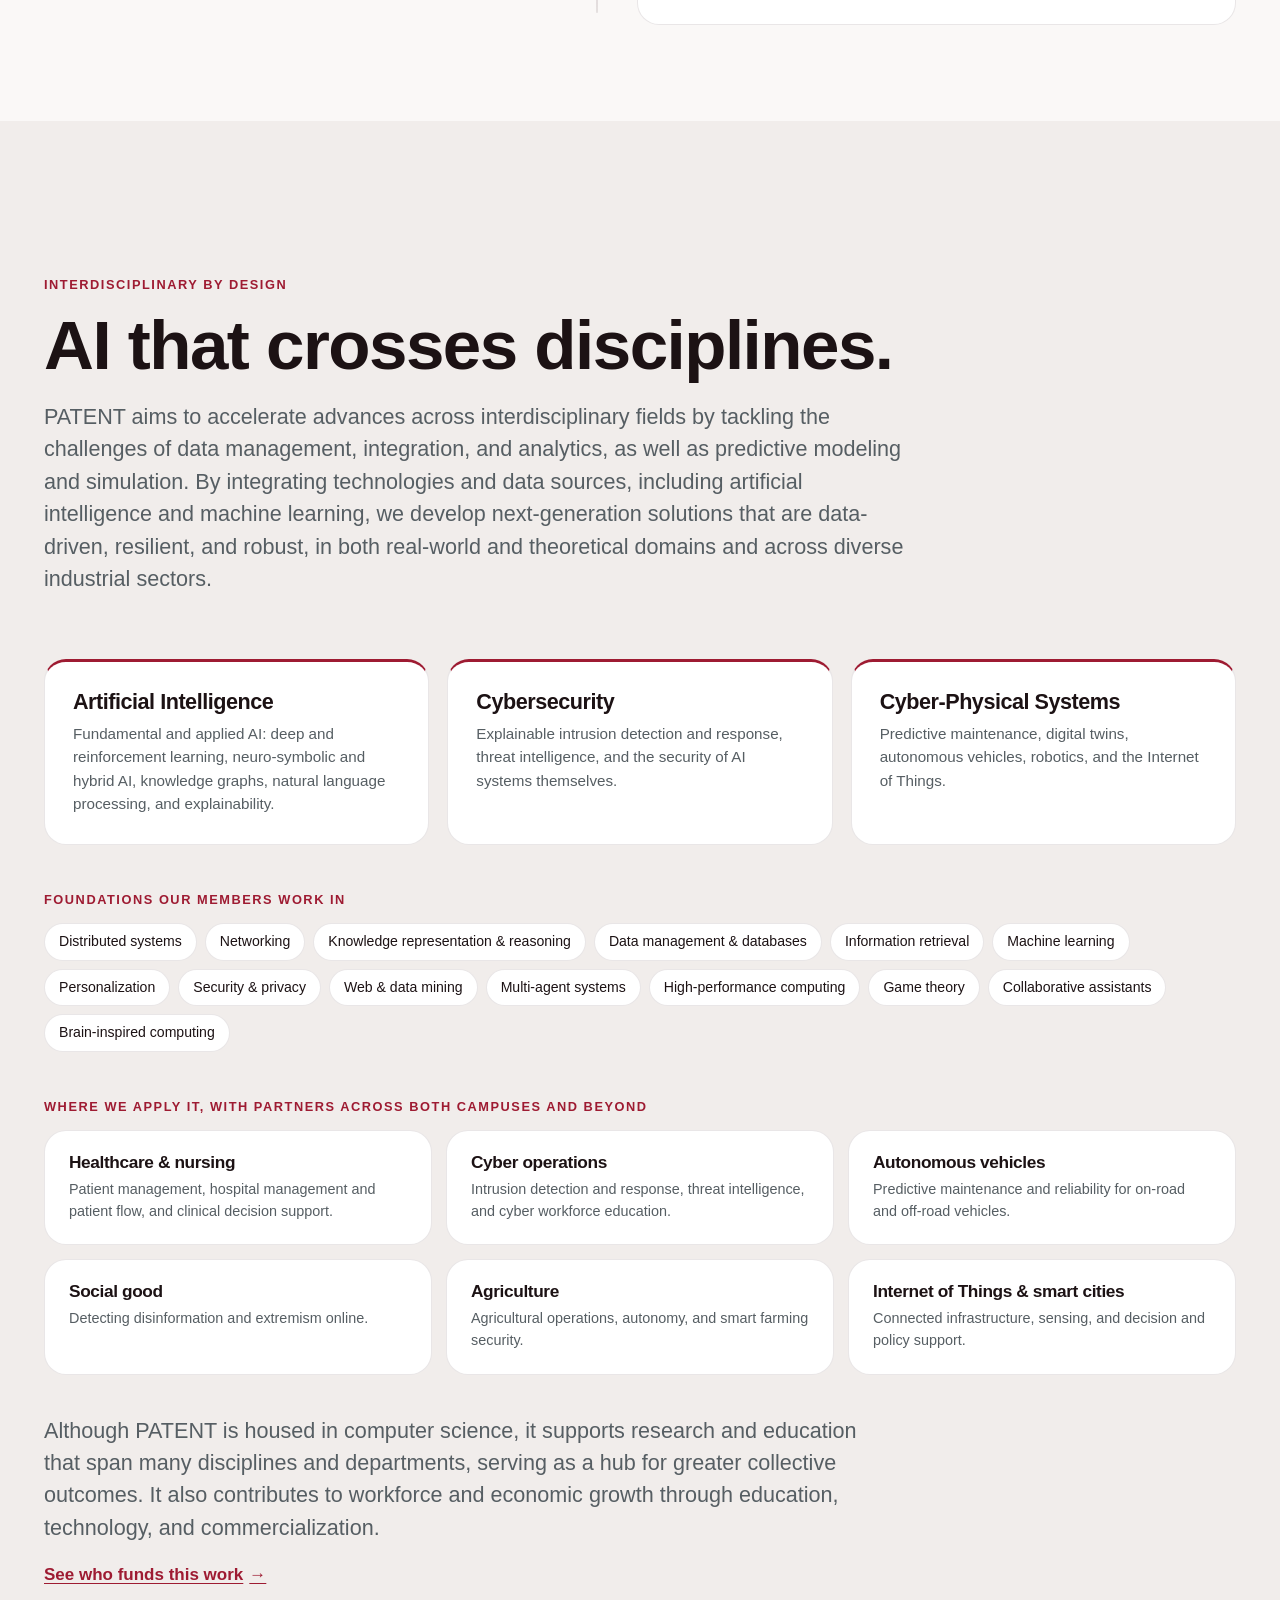
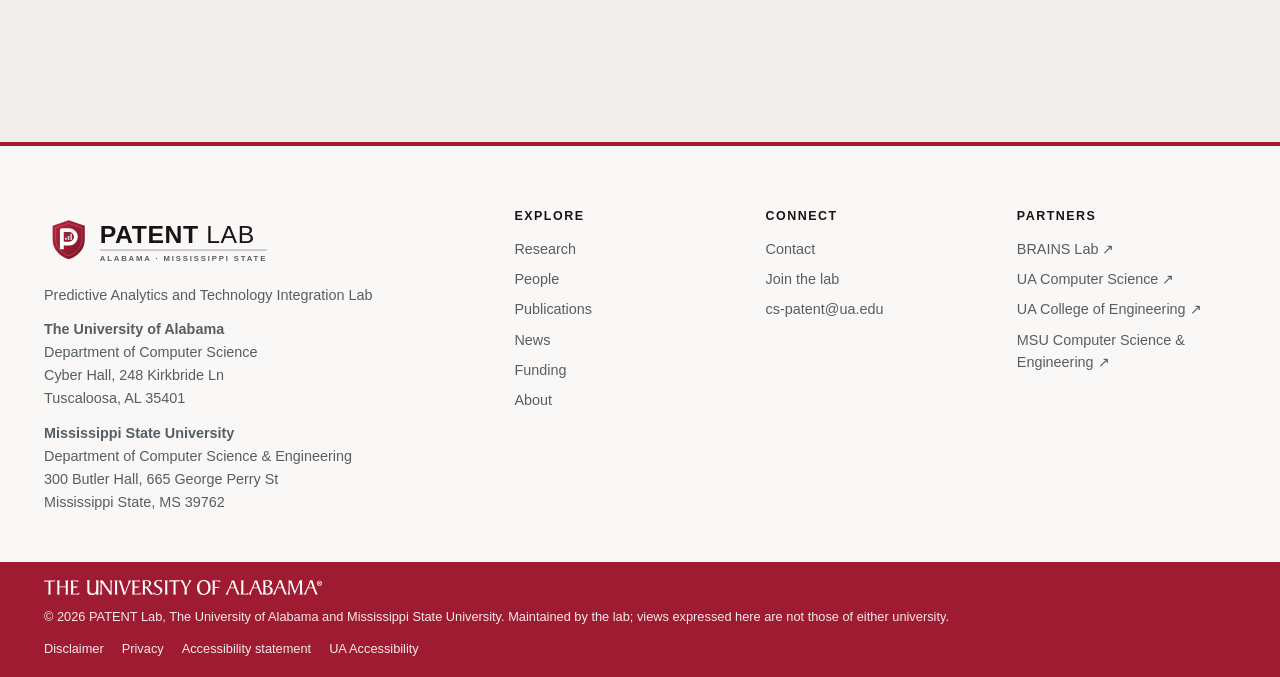
<file: about.html>
<!DOCTYPE html>
<html lang="en" class="no-js" data-theme="dark">
<head>
<meta charset="utf-8">
<meta name="viewport" content="width=device-width, initial-scale=1, viewport-fit=cover">
<title>About · PATENT Lab</title>
<meta name="description" content="The story of PATENT Lab, a joint lab of Mississippi State University, where it was founded, and The University of Alabama.">
<meta name="theme-color" content="#0c090a" media="(prefers-color-scheme: dark)">
<meta name="theme-color" content="#faf8f7" media="(prefers-color-scheme: light)">
<meta property="og:type" content="website">
<meta property="og:site_name" content="PATENT Lab">
<meta property="og:title" content="About · PATENT Lab">
<meta property="og:description" content="The story of PATENT Lab, a joint lab of Mississippi State University, where it was founded, and The University of Alabama.">
<meta property="og:image" content="https://ua-patent.github.io/assets/img/og-image.jpg">
<meta name="twitter:card" content="summary_large_image">
<link rel="icon" href="assets/img/favicon.svg" type="image/svg+xml">
<link rel="apple-touch-icon" href="assets/img/apple-touch-icon.png">
<link rel="stylesheet" href="assets/css/style.css?v=8f55fde5">
<script>(function(){var d=document.documentElement,t;d.className=d.className.replace('no-js','js');try{t=localStorage.getItem('theme')}catch(e){}if(t!=='light'&&t!=='dark')t=matchMedia('(prefers-color-scheme: light)').matches?'light':'dark';d.setAttribute('data-theme',t);try{if(localStorage.getItem('motion')==='paused')d.classList.add('motion-paused')}catch(e){}})();</script>
<script src="assets/js/main.js?v=bb76cafc" defer></script>
</head>
<body>
<a class="skip" href="#main">Skip to content</a>
<header class="nav">
  <div class="nav__inner wrap">
    <a class="ua-mark" href="https://www.ua.edu" target="_blank" rel="noopener" aria-label="The University of Alabama"><img class="ua-mark--crimson" src="assets/img/ua/Capstone_A-Crimson.svg" alt="" width="30" height="30"><img class="ua-mark--white" src="assets/img/ua/Capstone_A-White.svg" alt="" width="30" height="30"></a><span class="ua-sep" aria-hidden="true"></span>
    <a class="brand" href="./" aria-label="PATENT Lab home"><svg class="brand__mark" viewBox="0 0 64 64" aria-hidden="true"><defs><linearGradient id="pgnav" x1="0" y1="0" x2="1" y2="1"><stop offset="0" stop-color="#b8243e"/><stop offset="1" stop-color="#7a1426"/></linearGradient></defs><path d="M32 2.5 56.5 10.8v20.4c0 15.3-10.2 25.5-24.5 30.6C17.7 56.7 7.5 46.5 7.5 31.2V10.8z" fill="url(#pgnav)"/><path d="M32 7.2 52 14v17.2c0 12.6-8.4 21.1-20 25.4-11.6-4.3-20-12.8-20-25.4V14z" fill="none" stroke="#fff" stroke-opacity=".22" stroke-width="1.2"/><path d="M21.5 46.5V17.5h11.2a10.2 10.2 0 0 1 0 20.4H21.5" fill="none" stroke="#fff" stroke-width="5.8" stroke-linejoin="round"/><g fill="#c9ced1"><rect x="26.4" y="28.6" width="2.6" height="4" rx="1"/><rect x="30.4" y="26" width="2.6" height="6.6" rx="1"/><rect x="34.4" y="23" width="2.6" height="9.6" rx="1"/></g></svg>PATENT<small>Lab · UA · MSU</small></a>
    <nav aria-label="Primary"><ul class="nav__links" id="nav-links"><li><a href="research.html">Research</a></li><li><a href="people.html">People</a></li><li><a href="publications.html">Publications</a></li><li><a href="news.html">News</a></li><li><a href="funding.html">Funding</a></li><li><a href="about.html" aria-current="page">About</a></li><li><a href="contact.html">Contact</a></li></ul></nav>
    <div class="nav__actions">
      <button class="icon-toggle" type="button" data-motion-toggle aria-pressed="false" aria-label="Pause animations"><svg class="icon--pause" viewBox="0 0 24 24" fill="currentColor" aria-hidden="true"><rect x="6.5" y="5" width="3.6" height="14" rx="1.2"/><rect x="13.9" y="5" width="3.6" height="14" rx="1.2"/></svg><svg class="icon--play" viewBox="0 0 24 24" fill="currentColor" aria-hidden="true"><path d="M8 5.5v13a1 1 0 0 0 1.5.86l10.4-6.5a1 1 0 0 0 0-1.72L9.5 4.64A1 1 0 0 0 8 5.5Z"/></svg></button>
      <button class="icon-toggle" type="button" data-theme-toggle aria-label="Switch theme"><svg class="icon--sun" viewBox="0 0 24 24" fill="none" stroke="currentColor" stroke-width="1.8" stroke-linecap="round" aria-hidden="true"><circle cx="12" cy="12" r="4.2"/><path d="M12 2.5v2M12 19.5v2M4.6 4.6l1.4 1.4M18 18l1.4 1.4M2.5 12h2M19.5 12h2M4.6 19.4 6 18M18 6l1.4-1.4"/></svg><svg class="icon--moon" viewBox="0 0 24 24" fill="none" stroke="currentColor" stroke-width="1.8" stroke-linecap="round" stroke-linejoin="round" aria-hidden="true"><path d="M20.5 14.2A8.5 8.5 0 1 1 9.8 3.5a6.8 6.8 0 0 0 10.7 10.7Z"/></svg></button>
      <button class="icon-toggle nav__menu" type="button" aria-expanded="false" aria-controls="nav-links" aria-label="Open menu"><svg viewBox="0 0 24 24" fill="none" stroke="currentColor" stroke-width="1.8" stroke-linecap="round" aria-hidden="true"><path d="M4 8h16M4 16h16"/></svg></button>
    </div>
  </div>
</header>

<main id="main">
  <section class="page-hero">
    <div class="wrap">
      <span class="eyebrow">About</span>
      <h1 class="display-xl">One lab. Two campuses.</h1>
      <p class="lead">The Predictive Analytics and Technology Integration Lab (PATENT) builds explainable, data-driven AI that turns complex data into predictions people can trust and act on.</p>
    </div>
  </section>

  <section class="section--tight">
    <div class="wrap split">
      <div class="reveal">
        <span class="eyebrow">Our story</span>
        <h2 class="display" style="margin-top:14px">Starkville and Tuscaloosa, growing in tandem.</h2>
      </div>
      <ol class="timeline">
        <li class="moment reveal"><div class="moment__card">
          <span class="moment__label">Mississippi State University</span>
          <h3>Founded in Starkville</h3>
          <p>PATENT was established in MSU's Department of Computer Science and Engineering, with Dr. Shahram Rahimi as founding director. It was set up as a university-wide hub for data management, integration, predictive modeling, and simulation.</p>
        </div></li>
        <li class="moment reveal"><div class="moment__card">
          <span class="moment__label">The McKay Endowment</span>
          <h3>Built to last</h3>
          <p>An endowment from MSU alumnus Lamar McKay, retired Deputy Chief Executive of BP, and Nancy McKay gave the lab lasting support for infrastructure, people, and travel.</p>
        </div></li>
        <li class="moment reveal"><div class="moment__card">
          <span class="moment__label">The University of Alabama</span>
          <h3>A second home in Tuscaloosa</h3>
          <p>When founding members joined The University of Alabama, PATENT expanded to a second campus, in the Department of Computer Science, now based in Cyber Hall.</p>
        </div></li>
        <li class="moment reveal"><div class="moment__card">
          <span class="moment__label">Today</span>
          <h3>One lab, two campuses</h3>
          <p>PATENT is one lab across two campuses. Its teams grow together, sharing ideas, resources, students, projects, and papers. At Mississippi State, the lab is directed by Dr. Andy Perkins. At Alabama, PATENT partners with the <a href="https://sites.ua.edu/brains/" target="_blank" rel="noopener">BRAINS Lab</a>.</p>
        </div></li>
      </ol>
    </div>
  </section>

  <section class="section section--alt" aria-labelledby="inter-h">
    <div class="wrap">
      <div class="section__head reveal" style="max-width:860px">
        <span class="eyebrow">Interdisciplinary by design</span>
        <h2 id="inter-h" class="display">AI that crosses disciplines.</h2>
        <p class="lead">PATENT aims to accelerate advances across interdisciplinary fields by tackling the challenges of data management, integration, and analytics, as well as predictive modeling and simulation. By integrating technologies and data sources, including artificial intelligence and machine learning, we develop next-generation solutions that are data-driven, resilient, and robust, in both real-world and theoretical domains and across diverse industrial sectors.</p>
      </div>
      <div class="core3">
        <div class="reveal"><h3>Artificial Intelligence</h3><p>Fundamental and applied AI: deep and reinforcement learning, neuro-symbolic and hybrid AI, knowledge graphs, natural language processing, and explainability.</p></div>
        <div class="reveal" style="--d:.06s"><h3>Cybersecurity</h3><p>Explainable intrusion detection and response, threat intelligence, and the security of AI systems themselves.</p></div>
        <div class="reveal" style="--d:.12s"><h3>Cyber-Physical Systems</h3><p>Predictive maintenance, digital twins, autonomous vehicles, robotics, and the Internet of Things.</p></div>
      </div>
      <h3 class="sub-h reveal">Foundations our members work in</h3>
      <div class="chip-cloud reveal"><span>Distributed systems</span><span>Networking</span><span>Knowledge representation &amp; reasoning</span><span>Data management &amp; databases</span><span>Information retrieval</span><span>Machine learning</span><span>Personalization</span><span>Security &amp; privacy</span><span>Web &amp; data mining</span><span>Multi-agent systems</span><span>High-performance computing</span><span>Game theory</span><span>Collaborative assistants</span><span>Brain-inspired computing</span></div>
      <h3 class="sub-h reveal">Where we apply it, with partners across both campuses and beyond</h3>
      <div class="apply">
        <div class="reveal"><h4>Healthcare &amp; nursing</h4><p>Patient management, hospital management and patient flow, and clinical decision support.</p></div>
        <div class="reveal" style="--d:.06s"><h4>Cyber operations</h4><p>Intrusion detection and response, threat intelligence, and cyber workforce education.</p></div>
        <div class="reveal" style="--d:.12s"><h4>Autonomous vehicles</h4><p>Predictive maintenance and reliability for on-road and off-road vehicles.</p></div>
        <div class="reveal"><h4>Social good</h4><p>Detecting disinformation and extremism online.</p></div>
        <div class="reveal" style="--d:.06s"><h4>Agriculture</h4><p>Agricultural operations, autonomy, and smart farming security.</p></div>
        <div class="reveal" style="--d:.12s"><h4>Internet of Things &amp; smart cities</h4><p>Connected infrastructure, sensing, and decision and policy support.</p></div>
      </div>
      <p class="lead reveal" style="margin-top:40px;max-width:820px">Although PATENT is housed in computer science, it supports research and education that span many disciplines and departments, serving as a hub for greater collective outcomes. It also contributes to workforce and economic growth through education, technology, and commercialization.</p>
      <p class="reveal" style="margin-top:18px"><a class="link-arrow" href="funding.html">See who funds this work</a></p>
    </div>
  </section>
</main>

<footer class="footer">
  <div class="wrap">
    <div class="footer__grid">
      <div>
        <svg class="footer__logo" viewBox="0 0 420 96" role="img" aria-label="PATENT Lab, The University of Alabama and Mississippi State University"><use href="#patent-lockup"/></svg>
        <p>Predictive Analytics and Technology Integration Lab</p>
        <address><b>The University of Alabama</b><br>Department of Computer Science<br>Cyber Hall, 248 Kirkbride Ln<br>Tuscaloosa, AL 35401</address><address><b>Mississippi State University</b><br>Department of Computer Science &amp; Engineering<br>300 Butler Hall, 665 George Perry St<br>Mississippi State, MS 39762</address>
      </div>
      <div>
        <h2>Explore</h2>
        <ul><li><a href="research.html">Research</a></li><li><a href="people.html">People</a></li><li><a href="publications.html">Publications</a></li><li><a href="news.html">News</a></li><li><a href="funding.html">Funding</a></li><li><a href="about.html">About</a></li></ul>
      </div>
      <div>
        <h2>Connect</h2>
        <ul><li><a href="contact.html">Contact</a></li><li><a href="contact.html#join">Join the lab</a></li><li><a href="mailto:cs-patent@ua.edu">cs-patent@ua.edu</a></li></ul>
      </div>
      <div>
        <h2>Partners</h2>
        <ul><li><a href="https://sites.ua.edu/brains/" target="_blank" rel="noopener">BRAINS Lab ↗</a></li><li><a href="https://cs.ua.edu" target="_blank" rel="noopener">UA Computer Science ↗</a></li><li><a href="https://eng.ua.edu" target="_blank" rel="noopener">UA College of Engineering ↗</a></li><li><a href="https://www.cse.msstate.edu" target="_blank" rel="noopener">MSU Computer Science &amp; Engineering ↗</a></li></ul>
      </div>
    </div>
  </div>
  <div class="footer__legal">
    <div class="wrap">
      <a class="ua-nameplate" href="https://www.ua.edu" target="_blank" rel="noopener"><img src="assets/img/ua/UA_Wordmark-White.svg" alt="The University of Alabama" width="333" height="18"></a>
      <p>© <span data-year>2026</span> PATENT Lab, The University of Alabama and Mississippi State University. Maintained by the lab; views expressed here are not those of either university.</p>
      <ul><li><a href="https://www.ua.edu/disclaimer" target="_blank" rel="noopener">Disclaimer</a></li><li><a href="https://www.ua.edu/privacy" target="_blank" rel="noopener">Privacy</a></li><li><a href="accessibility.html">Accessibility statement</a></li><li><a href="https://accessibility.ua.edu/" target="_blank" rel="noopener">UA Accessibility</a></li></ul>
    </div>
  </div>
  <svg width="0" height="0" style="position:absolute" aria-hidden="true"><defs><linearGradient id="pgfoot" x1="0" y1="0" x2="1" y2="1"><stop offset="0" stop-color="#b8243e"/><stop offset="1" stop-color="#7a1426"/></linearGradient>
    <g id="patent-lockup"><g transform="translate(6 14) scale(1.06)"><path d="M32 2.5 56.5 10.8v20.4c0 15.3-10.2 25.5-24.5 30.6C17.7 56.7 7.5 46.5 7.5 31.2V10.8z" fill="url(#pgfoot)"/><path d="M32 7.2 52 14v17.2c0 12.6-8.4 21.1-20 25.4-11.6-4.3-20-12.8-20-25.4V14z" fill="none" stroke="#fff" stroke-opacity=".22" stroke-width="1.2"/><path d="M21.5 46.5V17.5h11.2a10.2 10.2 0 0 1 0 20.4H21.5" fill="none" stroke="#fff" stroke-width="5.8" stroke-linejoin="round"/><g fill="#c9ced1"><rect x="26.4" y="28.6" width="2.6" height="4" rx="1"/><rect x="30.4" y="26" width="2.6" height="6.6" rx="1"/><rect x="34.4" y="23" width="2.6" height="9.6" rx="1"/></g></g>
    <g font-family="-apple-system, BlinkMacSystemFont, 'SF Pro Display', 'Helvetica Neue', Arial, sans-serif"><text fill="currentColor" x="90" y="54" font-size="40" font-weight="800" letter-spacing="1">PATENT</text><text fill="currentColor" x="262" y="54" font-size="40" font-weight="300" letter-spacing="1">LAB</text><rect style="fill:var(--muted)" x="90" y="64" width="270" height="1.5" opacity=".6"/><text style="fill:var(--muted)" x="90" y="82" font-size="12.5" font-weight="600" letter-spacing="2.4" textLength="270" lengthAdjust="spacing">ALABAMA · MISSISSIPPI STATE</text></g></g></defs></svg>
</footer>
</body>
</html>
</file>
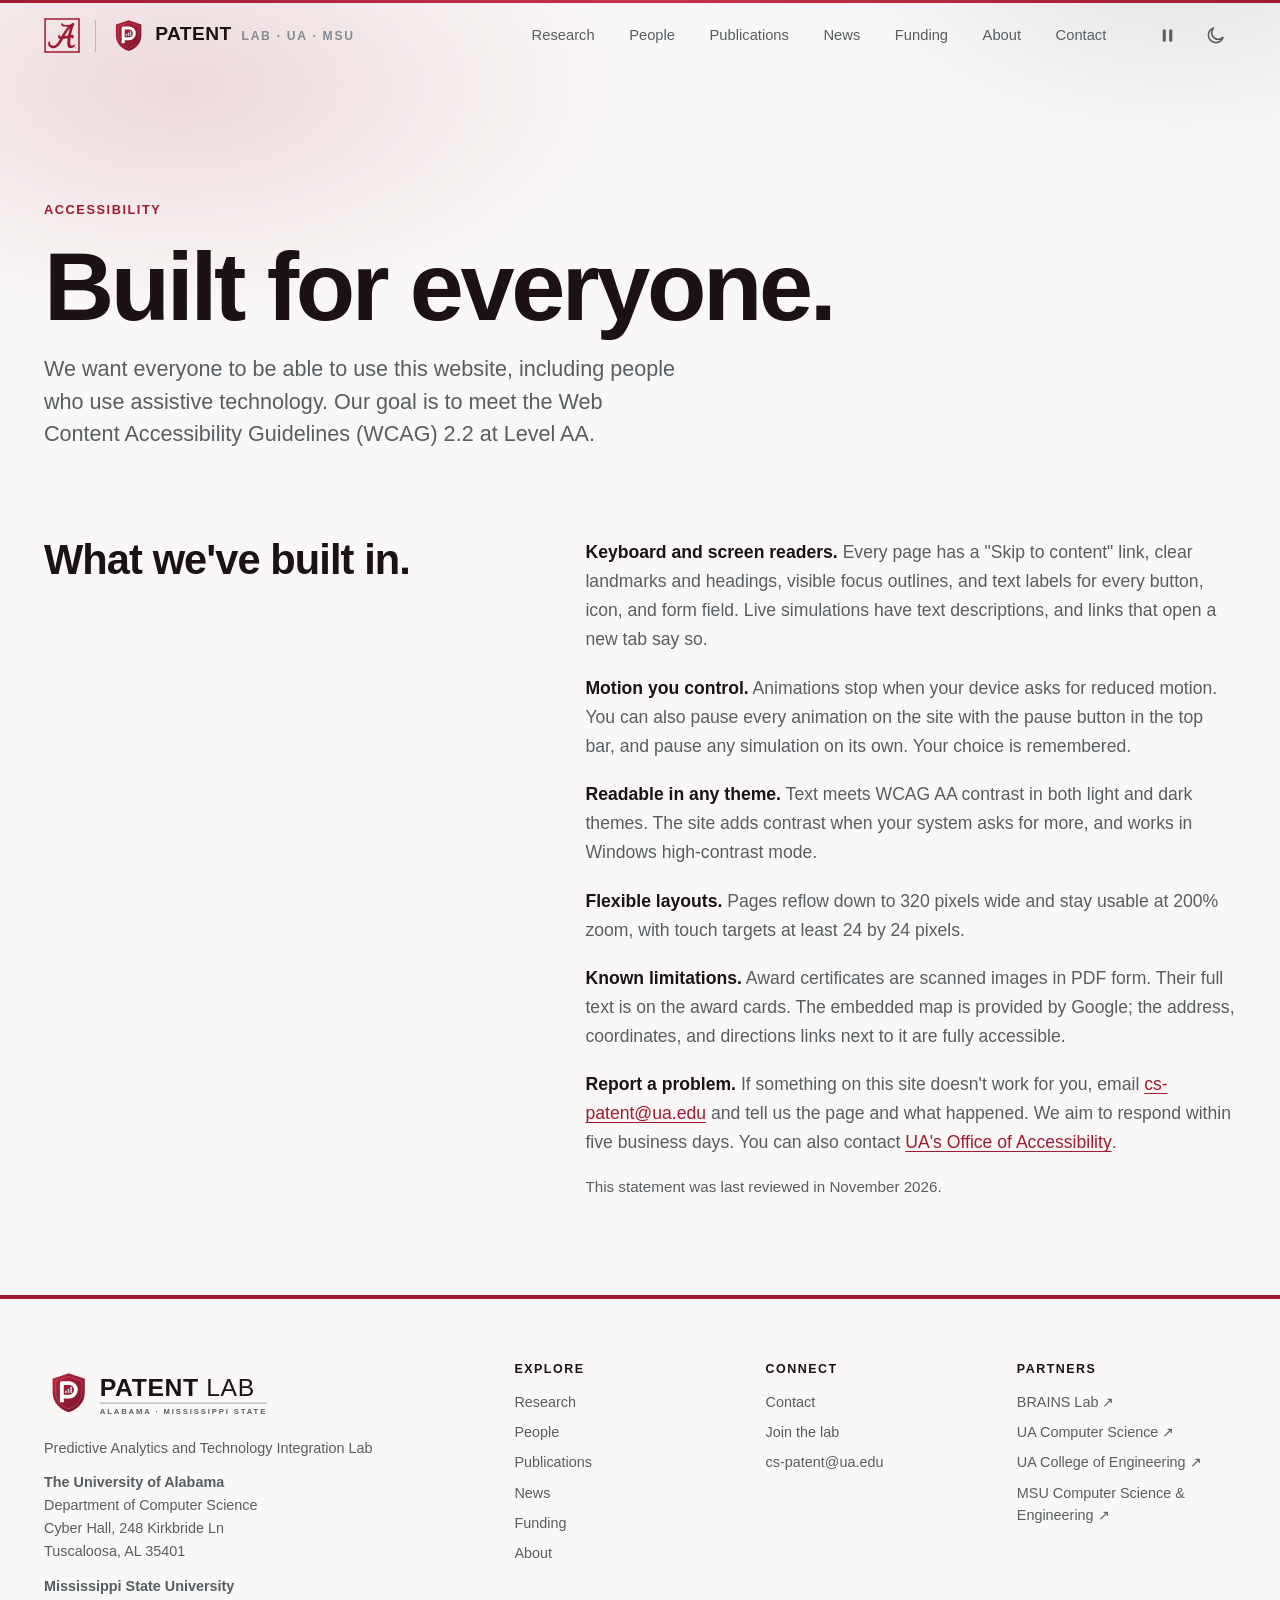
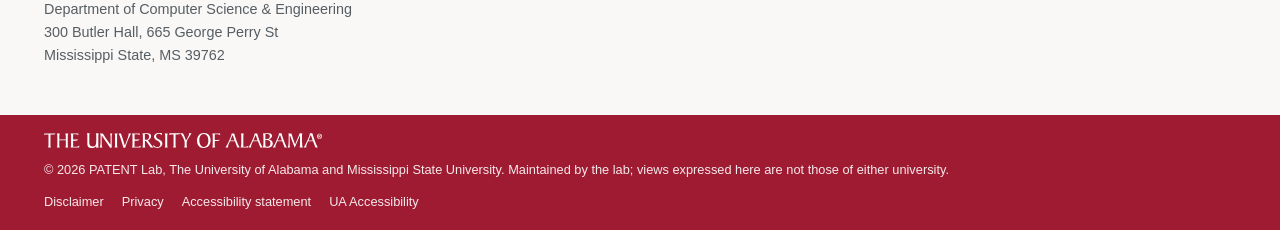
<file: accessibility.html>
<!DOCTYPE html>
<html lang="en" class="no-js" data-theme="dark">
<head>
<meta charset="utf-8">
<meta name="viewport" content="width=device-width, initial-scale=1, viewport-fit=cover">
<title>Accessibility · PATENT Lab</title>
<meta name="description" content="Accessibility statement for the PATENT Lab website.">
<meta name="theme-color" content="#0c090a" media="(prefers-color-scheme: dark)">
<meta name="theme-color" content="#faf8f7" media="(prefers-color-scheme: light)">
<meta property="og:type" content="website">
<meta property="og:site_name" content="PATENT Lab">
<meta property="og:title" content="Accessibility · PATENT Lab">
<meta property="og:description" content="Accessibility statement for the PATENT Lab website.">
<meta property="og:image" content="https://ua-patent.github.io/assets/img/og-image.jpg">
<meta name="twitter:card" content="summary_large_image">
<link rel="icon" href="assets/img/favicon.svg" type="image/svg+xml">
<link rel="apple-touch-icon" href="assets/img/apple-touch-icon.png">
<link rel="stylesheet" href="assets/css/style.css?v=8f55fde5">
<script>(function(){var d=document.documentElement,t;d.className=d.className.replace('no-js','js');try{t=localStorage.getItem('theme')}catch(e){}if(t!=='light'&&t!=='dark')t=matchMedia('(prefers-color-scheme: light)').matches?'light':'dark';d.setAttribute('data-theme',t);try{if(localStorage.getItem('motion')==='paused')d.classList.add('motion-paused')}catch(e){}})();</script>
<script src="assets/js/main.js?v=bb76cafc" defer></script>
</head>
<body>
<a class="skip" href="#main">Skip to content</a>
<header class="nav">
  <div class="nav__inner wrap">
    <a class="ua-mark" href="https://www.ua.edu" target="_blank" rel="noopener" aria-label="The University of Alabama"><img class="ua-mark--crimson" src="assets/img/ua/Capstone_A-Crimson.svg" alt="" width="30" height="30"><img class="ua-mark--white" src="assets/img/ua/Capstone_A-White.svg" alt="" width="30" height="30"></a><span class="ua-sep" aria-hidden="true"></span>
    <a class="brand" href="./" aria-label="PATENT Lab home"><svg class="brand__mark" viewBox="0 0 64 64" aria-hidden="true"><defs><linearGradient id="pgnav" x1="0" y1="0" x2="1" y2="1"><stop offset="0" stop-color="#b8243e"/><stop offset="1" stop-color="#7a1426"/></linearGradient></defs><path d="M32 2.5 56.5 10.8v20.4c0 15.3-10.2 25.5-24.5 30.6C17.7 56.7 7.5 46.5 7.5 31.2V10.8z" fill="url(#pgnav)"/><path d="M32 7.2 52 14v17.2c0 12.6-8.4 21.1-20 25.4-11.6-4.3-20-12.8-20-25.4V14z" fill="none" stroke="#fff" stroke-opacity=".22" stroke-width="1.2"/><path d="M21.5 46.5V17.5h11.2a10.2 10.2 0 0 1 0 20.4H21.5" fill="none" stroke="#fff" stroke-width="5.8" stroke-linejoin="round"/><g fill="#c9ced1"><rect x="26.4" y="28.6" width="2.6" height="4" rx="1"/><rect x="30.4" y="26" width="2.6" height="6.6" rx="1"/><rect x="34.4" y="23" width="2.6" height="9.6" rx="1"/></g></svg>PATENT<small>Lab · UA · MSU</small></a>
    <nav aria-label="Primary"><ul class="nav__links" id="nav-links"><li><a href="research.html">Research</a></li><li><a href="people.html">People</a></li><li><a href="publications.html">Publications</a></li><li><a href="news.html">News</a></li><li><a href="funding.html">Funding</a></li><li><a href="about.html">About</a></li><li><a href="contact.html">Contact</a></li></ul></nav>
    <div class="nav__actions">
      <button class="icon-toggle" type="button" data-motion-toggle aria-pressed="false" aria-label="Pause animations"><svg class="icon--pause" viewBox="0 0 24 24" fill="currentColor" aria-hidden="true"><rect x="6.5" y="5" width="3.6" height="14" rx="1.2"/><rect x="13.9" y="5" width="3.6" height="14" rx="1.2"/></svg><svg class="icon--play" viewBox="0 0 24 24" fill="currentColor" aria-hidden="true"><path d="M8 5.5v13a1 1 0 0 0 1.5.86l10.4-6.5a1 1 0 0 0 0-1.72L9.5 4.64A1 1 0 0 0 8 5.5Z"/></svg></button>
      <button class="icon-toggle" type="button" data-theme-toggle aria-label="Switch theme"><svg class="icon--sun" viewBox="0 0 24 24" fill="none" stroke="currentColor" stroke-width="1.8" stroke-linecap="round" aria-hidden="true"><circle cx="12" cy="12" r="4.2"/><path d="M12 2.5v2M12 19.5v2M4.6 4.6l1.4 1.4M18 18l1.4 1.4M2.5 12h2M19.5 12h2M4.6 19.4 6 18M18 6l1.4-1.4"/></svg><svg class="icon--moon" viewBox="0 0 24 24" fill="none" stroke="currentColor" stroke-width="1.8" stroke-linecap="round" stroke-linejoin="round" aria-hidden="true"><path d="M20.5 14.2A8.5 8.5 0 1 1 9.8 3.5a6.8 6.8 0 0 0 10.7 10.7Z"/></svg></button>
      <button class="icon-toggle nav__menu" type="button" aria-expanded="false" aria-controls="nav-links" aria-label="Open menu"><svg viewBox="0 0 24 24" fill="none" stroke="currentColor" stroke-width="1.8" stroke-linecap="round" aria-hidden="true"><path d="M4 8h16M4 16h16"/></svg></button>
    </div>
  </div>
</header>

<main id="main">
  <section class="page-hero">
    <div class="wrap">
      <span class="eyebrow">Accessibility</span>
      <h1 class="display-xl">Built for everyone.</h1>
      <p class="lead">We want everyone to be able to use this website, including people who use assistive technology. Our goal is to meet the Web Content Accessibility Guidelines (WCAG) 2.2 at Level AA.</p>
    </div>
  </section>
  <section class="section--tight" style="padding-top:0">
    <div class="wrap split">
      <div><h2 class="display" style="font-size:clamp(1.8rem,3.4vw,2.6rem)">What we've built in.</h2></div>
      <div class="prose">
        <p><strong style="color:var(--text)">Keyboard and screen readers.</strong> Every page has a "Skip to content" link, clear landmarks and headings, visible focus outlines, and text labels for every button, icon, and form field. Live simulations have text descriptions, and links that open a new tab say so.</p>
        <p><strong style="color:var(--text)">Motion you control.</strong> Animations stop when your device asks for reduced motion. You can also pause every animation on the site with the pause button in the top bar, and pause any simulation on its own. Your choice is remembered.</p>
        <p><strong style="color:var(--text)">Readable in any theme.</strong> Text meets WCAG AA contrast in both light and dark themes. The site adds contrast when your system asks for more, and works in Windows high-contrast mode.</p>
        <p><strong style="color:var(--text)">Flexible layouts.</strong> Pages reflow down to 320 pixels wide and stay usable at 200% zoom, with touch targets at least 24 by 24 pixels.</p>
        <p><strong style="color:var(--text)">Known limitations.</strong> Award certificates are scanned images in PDF form. Their full text is on the award cards. The embedded map is provided by Google; the address, coordinates, and directions links next to it are fully accessible.</p>
        <p><strong style="color:var(--text)">Report a problem.</strong> If something on this site doesn't work for you, email <a href="mailto:cs-patent@ua.edu?subject=Website%20accessibility">cs-patent@ua.edu</a> and tell us the page and what happened. We aim to respond within five business days. You can also contact <a href="https://accessibility.ua.edu/" target="_blank" rel="noopener">UA's Office of Accessibility</a>.</p>
        <p style="font-size:.95rem">This statement was last reviewed in November 2026.</p>
      </div>
    </div>
  </section>
</main>

<footer class="footer">
  <div class="wrap">
    <div class="footer__grid">
      <div>
        <svg class="footer__logo" viewBox="0 0 420 96" role="img" aria-label="PATENT Lab, The University of Alabama and Mississippi State University"><use href="#patent-lockup"/></svg>
        <p>Predictive Analytics and Technology Integration Lab</p>
        <address><b>The University of Alabama</b><br>Department of Computer Science<br>Cyber Hall, 248 Kirkbride Ln<br>Tuscaloosa, AL 35401</address><address><b>Mississippi State University</b><br>Department of Computer Science &amp; Engineering<br>300 Butler Hall, 665 George Perry St<br>Mississippi State, MS 39762</address>
      </div>
      <div>
        <h2>Explore</h2>
        <ul><li><a href="research.html">Research</a></li><li><a href="people.html">People</a></li><li><a href="publications.html">Publications</a></li><li><a href="news.html">News</a></li><li><a href="funding.html">Funding</a></li><li><a href="about.html">About</a></li></ul>
      </div>
      <div>
        <h2>Connect</h2>
        <ul><li><a href="contact.html">Contact</a></li><li><a href="contact.html#join">Join the lab</a></li><li><a href="mailto:cs-patent@ua.edu">cs-patent@ua.edu</a></li></ul>
      </div>
      <div>
        <h2>Partners</h2>
        <ul><li><a href="https://sites.ua.edu/brains/" target="_blank" rel="noopener">BRAINS Lab ↗</a></li><li><a href="https://cs.ua.edu" target="_blank" rel="noopener">UA Computer Science ↗</a></li><li><a href="https://eng.ua.edu" target="_blank" rel="noopener">UA College of Engineering ↗</a></li><li><a href="https://www.cse.msstate.edu" target="_blank" rel="noopener">MSU Computer Science &amp; Engineering ↗</a></li></ul>
      </div>
    </div>
  </div>
  <div class="footer__legal">
    <div class="wrap">
      <a class="ua-nameplate" href="https://www.ua.edu" target="_blank" rel="noopener"><img src="assets/img/ua/UA_Wordmark-White.svg" alt="The University of Alabama" width="333" height="18"></a>
      <p>© <span data-year>2026</span> PATENT Lab, The University of Alabama and Mississippi State University. Maintained by the lab; views expressed here are not those of either university.</p>
      <ul><li><a href="https://www.ua.edu/disclaimer" target="_blank" rel="noopener">Disclaimer</a></li><li><a href="https://www.ua.edu/privacy" target="_blank" rel="noopener">Privacy</a></li><li><a href="accessibility.html">Accessibility statement</a></li><li><a href="https://accessibility.ua.edu/" target="_blank" rel="noopener">UA Accessibility</a></li></ul>
    </div>
  </div>
  <svg width="0" height="0" style="position:absolute" aria-hidden="true"><defs><linearGradient id="pgfoot" x1="0" y1="0" x2="1" y2="1"><stop offset="0" stop-color="#b8243e"/><stop offset="1" stop-color="#7a1426"/></linearGradient>
    <g id="patent-lockup"><g transform="translate(6 14) scale(1.06)"><path d="M32 2.5 56.5 10.8v20.4c0 15.3-10.2 25.5-24.5 30.6C17.7 56.7 7.5 46.5 7.5 31.2V10.8z" fill="url(#pgfoot)"/><path d="M32 7.2 52 14v17.2c0 12.6-8.4 21.1-20 25.4-11.6-4.3-20-12.8-20-25.4V14z" fill="none" stroke="#fff" stroke-opacity=".22" stroke-width="1.2"/><path d="M21.5 46.5V17.5h11.2a10.2 10.2 0 0 1 0 20.4H21.5" fill="none" stroke="#fff" stroke-width="5.8" stroke-linejoin="round"/><g fill="#c9ced1"><rect x="26.4" y="28.6" width="2.6" height="4" rx="1"/><rect x="30.4" y="26" width="2.6" height="6.6" rx="1"/><rect x="34.4" y="23" width="2.6" height="9.6" rx="1"/></g></g>
    <g font-family="-apple-system, BlinkMacSystemFont, 'SF Pro Display', 'Helvetica Neue', Arial, sans-serif"><text fill="currentColor" x="90" y="54" font-size="40" font-weight="800" letter-spacing="1">PATENT</text><text fill="currentColor" x="262" y="54" font-size="40" font-weight="300" letter-spacing="1">LAB</text><rect style="fill:var(--muted)" x="90" y="64" width="270" height="1.5" opacity=".6"/><text style="fill:var(--muted)" x="90" y="82" font-size="12.5" font-weight="600" letter-spacing="2.4" textLength="270" lengthAdjust="spacing">ALABAMA · MISSISSIPPI STATE</text></g></g></defs></svg>
</footer>
</body>
</html>
</file>
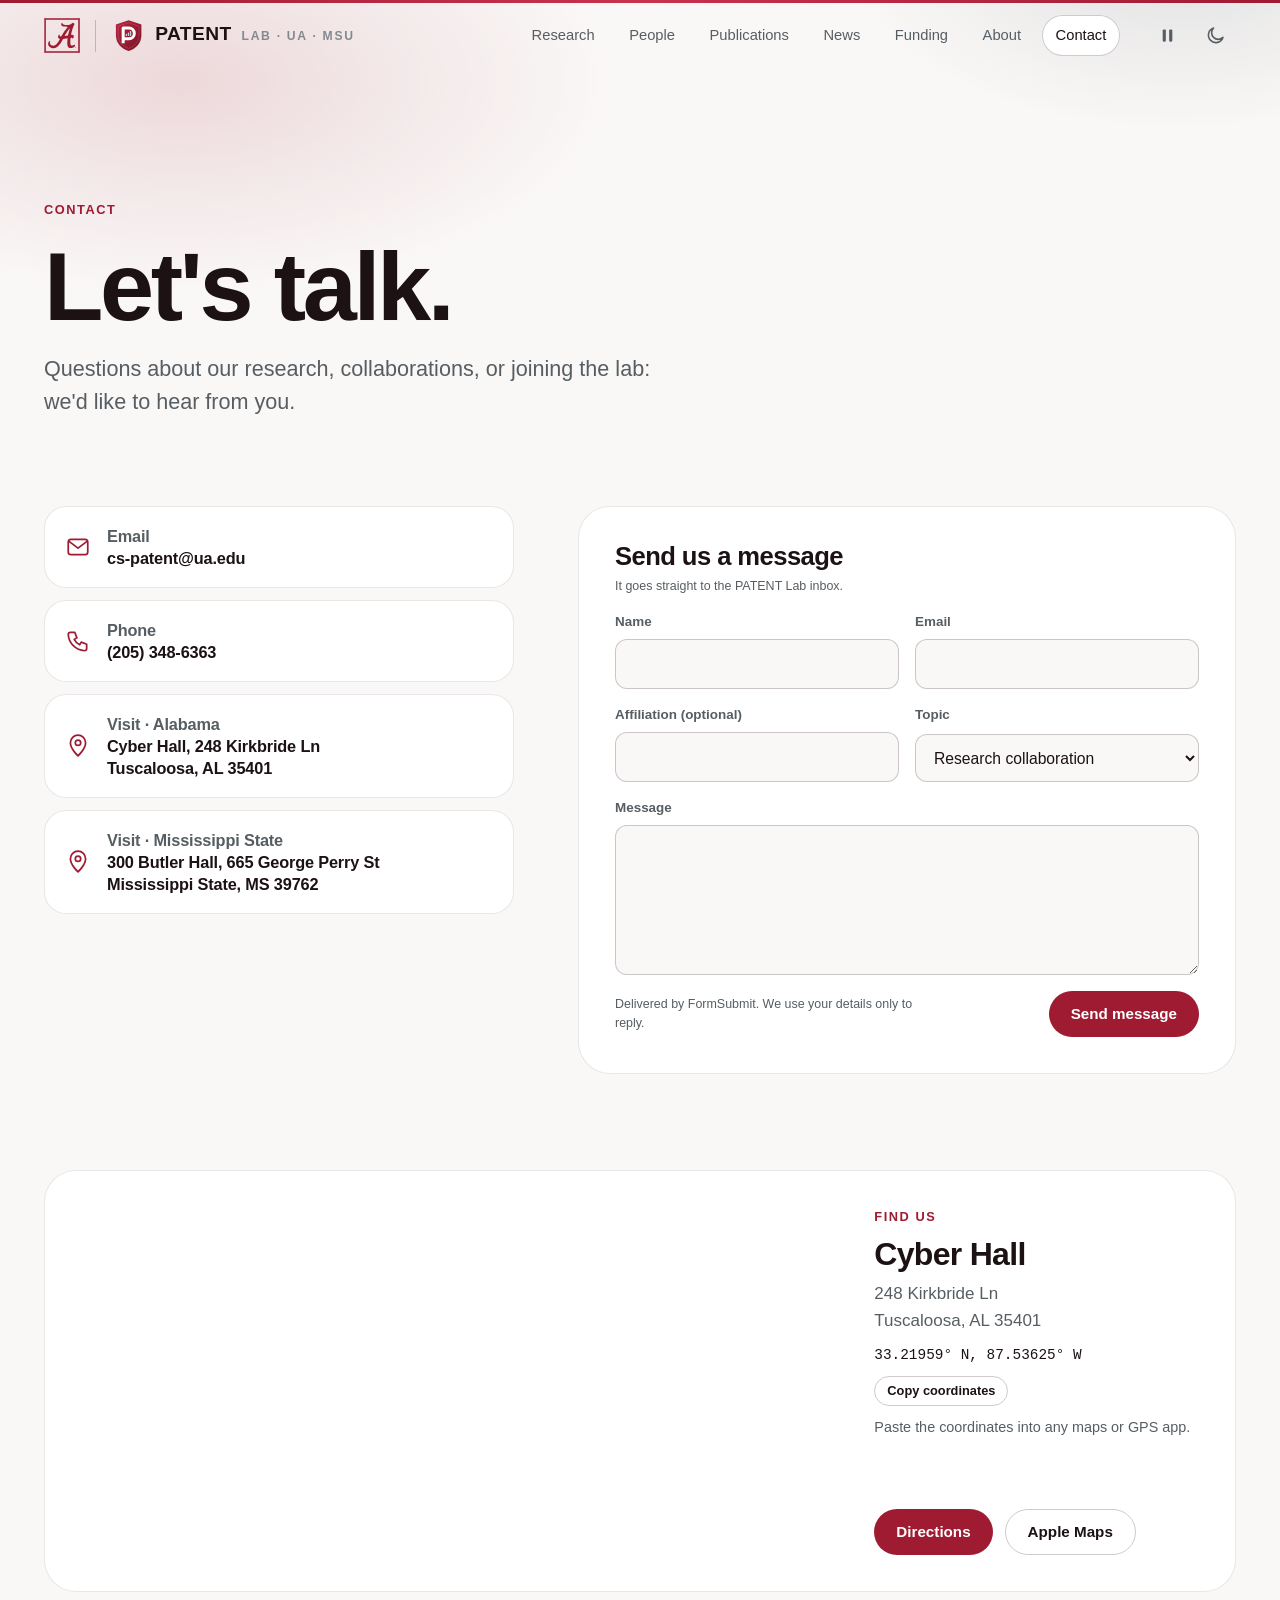
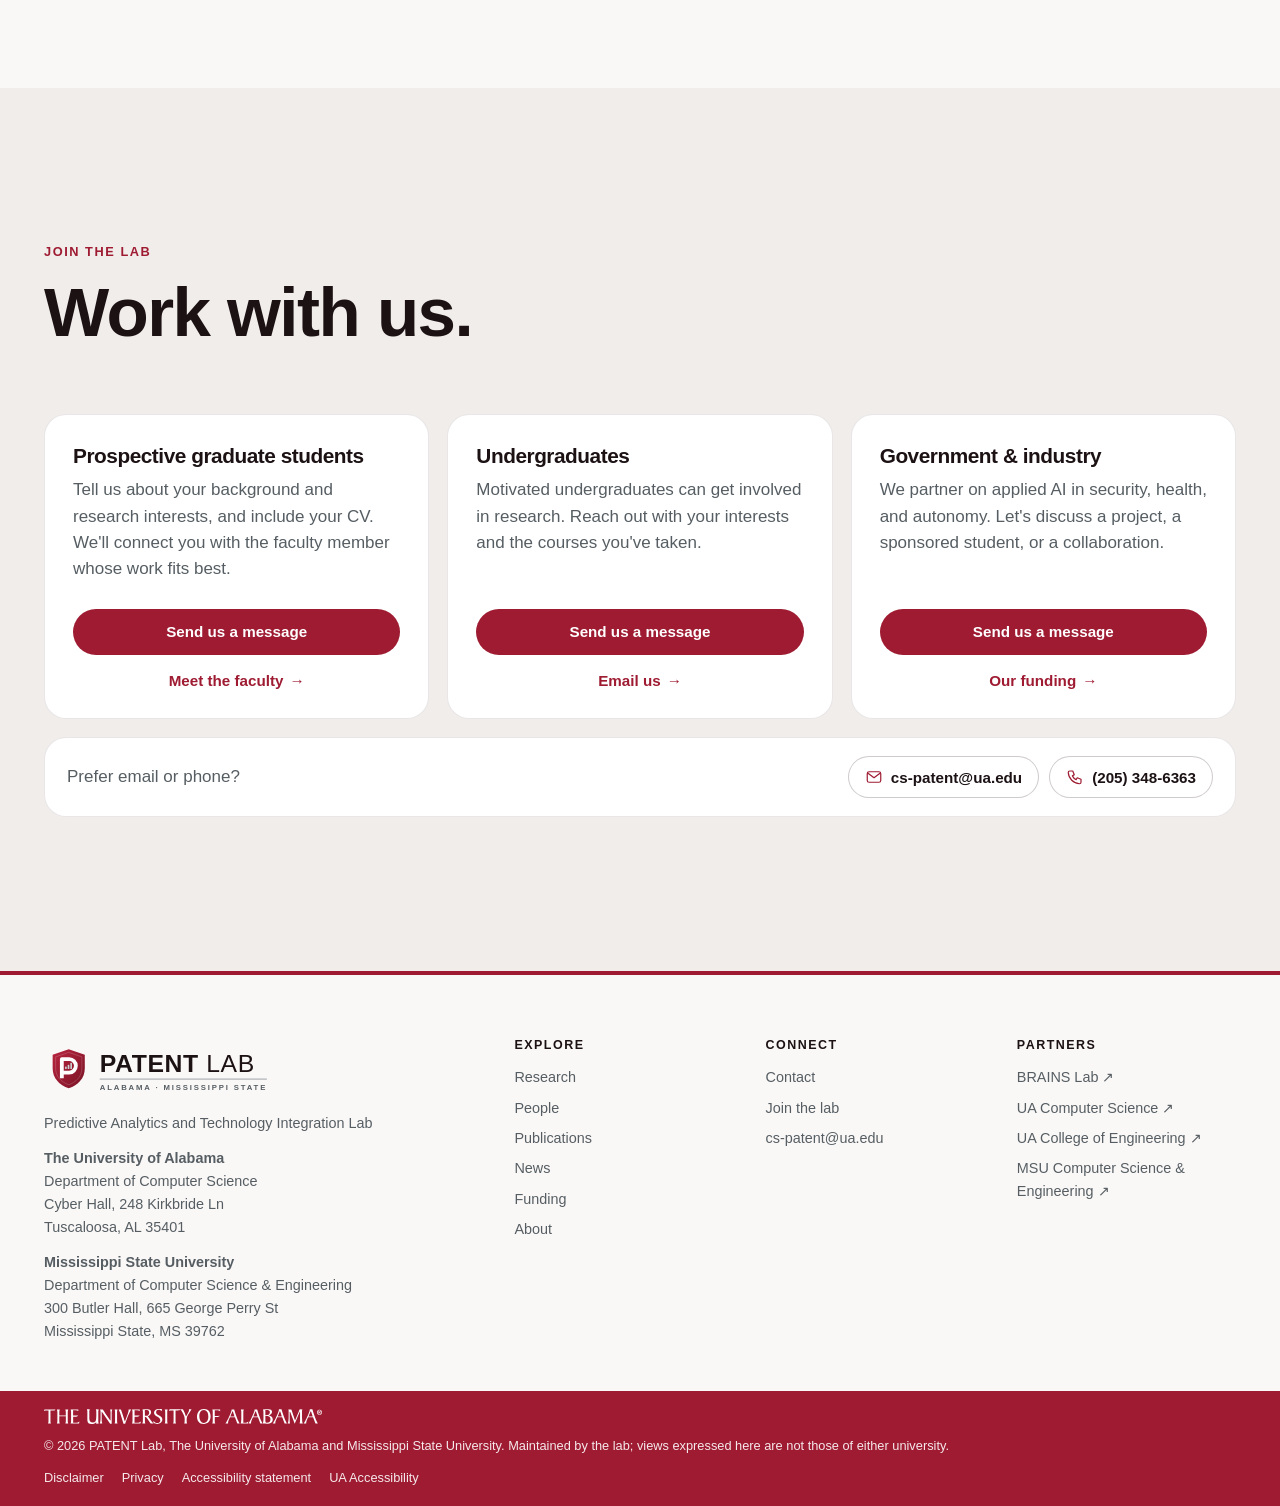
<file: contact.html>
<!DOCTYPE html>
<html lang="en" class="no-js" data-theme="dark">
<head>
<meta charset="utf-8">
<meta name="viewport" content="width=device-width, initial-scale=1, viewport-fit=cover">
<title>Contact · PATENT Lab</title>
<meta name="description" content="Contact PATENT Lab at The University of Alabama (Cyber Hall, Tuscaloosa) and Mississippi State University (Butler Hall, Starkville).">
<meta name="theme-color" content="#0c090a" media="(prefers-color-scheme: dark)">
<meta name="theme-color" content="#faf8f7" media="(prefers-color-scheme: light)">
<meta property="og:type" content="website">
<meta property="og:site_name" content="PATENT Lab">
<meta property="og:title" content="Contact · PATENT Lab">
<meta property="og:description" content="Contact PATENT Lab at The University of Alabama (Cyber Hall, Tuscaloosa) and Mississippi State University (Butler Hall, Starkville).">
<meta property="og:image" content="https://ua-patent.github.io/assets/img/og-image.jpg">
<meta name="twitter:card" content="summary_large_image">
<link rel="icon" href="assets/img/favicon.svg" type="image/svg+xml">
<link rel="apple-touch-icon" href="assets/img/apple-touch-icon.png">
<link rel="stylesheet" href="assets/css/style.css?v=8f55fde5">
<script>(function(){var d=document.documentElement,t;d.className=d.className.replace('no-js','js');try{t=localStorage.getItem('theme')}catch(e){}if(t!=='light'&&t!=='dark')t=matchMedia('(prefers-color-scheme: light)').matches?'light':'dark';d.setAttribute('data-theme',t);try{if(localStorage.getItem('motion')==='paused')d.classList.add('motion-paused')}catch(e){}})();</script>
<script src="assets/js/main.js?v=bb76cafc" defer></script>
<script src="assets/js/contact.js?v=a990d8ee" defer></script>
</head>
<body>
<a class="skip" href="#main">Skip to content</a>
<header class="nav">
  <div class="nav__inner wrap">
    <a class="ua-mark" href="https://www.ua.edu" target="_blank" rel="noopener" aria-label="The University of Alabama"><img class="ua-mark--crimson" src="assets/img/ua/Capstone_A-Crimson.svg" alt="" width="30" height="30"><img class="ua-mark--white" src="assets/img/ua/Capstone_A-White.svg" alt="" width="30" height="30"></a><span class="ua-sep" aria-hidden="true"></span>
    <a class="brand" href="./" aria-label="PATENT Lab home"><svg class="brand__mark" viewBox="0 0 64 64" aria-hidden="true"><defs><linearGradient id="pgnav" x1="0" y1="0" x2="1" y2="1"><stop offset="0" stop-color="#b8243e"/><stop offset="1" stop-color="#7a1426"/></linearGradient></defs><path d="M32 2.5 56.5 10.8v20.4c0 15.3-10.2 25.5-24.5 30.6C17.7 56.7 7.5 46.5 7.5 31.2V10.8z" fill="url(#pgnav)"/><path d="M32 7.2 52 14v17.2c0 12.6-8.4 21.1-20 25.4-11.6-4.3-20-12.8-20-25.4V14z" fill="none" stroke="#fff" stroke-opacity=".22" stroke-width="1.2"/><path d="M21.5 46.5V17.5h11.2a10.2 10.2 0 0 1 0 20.4H21.5" fill="none" stroke="#fff" stroke-width="5.8" stroke-linejoin="round"/><g fill="#c9ced1"><rect x="26.4" y="28.6" width="2.6" height="4" rx="1"/><rect x="30.4" y="26" width="2.6" height="6.6" rx="1"/><rect x="34.4" y="23" width="2.6" height="9.6" rx="1"/></g></svg>PATENT<small>Lab · UA · MSU</small></a>
    <nav aria-label="Primary"><ul class="nav__links" id="nav-links"><li><a href="research.html">Research</a></li><li><a href="people.html">People</a></li><li><a href="publications.html">Publications</a></li><li><a href="news.html">News</a></li><li><a href="funding.html">Funding</a></li><li><a href="about.html">About</a></li><li><a href="contact.html" aria-current="page">Contact</a></li></ul></nav>
    <div class="nav__actions">
      <button class="icon-toggle" type="button" data-motion-toggle aria-pressed="false" aria-label="Pause animations"><svg class="icon--pause" viewBox="0 0 24 24" fill="currentColor" aria-hidden="true"><rect x="6.5" y="5" width="3.6" height="14" rx="1.2"/><rect x="13.9" y="5" width="3.6" height="14" rx="1.2"/></svg><svg class="icon--play" viewBox="0 0 24 24" fill="currentColor" aria-hidden="true"><path d="M8 5.5v13a1 1 0 0 0 1.5.86l10.4-6.5a1 1 0 0 0 0-1.72L9.5 4.64A1 1 0 0 0 8 5.5Z"/></svg></button>
      <button class="icon-toggle" type="button" data-theme-toggle aria-label="Switch theme"><svg class="icon--sun" viewBox="0 0 24 24" fill="none" stroke="currentColor" stroke-width="1.8" stroke-linecap="round" aria-hidden="true"><circle cx="12" cy="12" r="4.2"/><path d="M12 2.5v2M12 19.5v2M4.6 4.6l1.4 1.4M18 18l1.4 1.4M2.5 12h2M19.5 12h2M4.6 19.4 6 18M18 6l1.4-1.4"/></svg><svg class="icon--moon" viewBox="0 0 24 24" fill="none" stroke="currentColor" stroke-width="1.8" stroke-linecap="round" stroke-linejoin="round" aria-hidden="true"><path d="M20.5 14.2A8.5 8.5 0 1 1 9.8 3.5a6.8 6.8 0 0 0 10.7 10.7Z"/></svg></button>
      <button class="icon-toggle nav__menu" type="button" aria-expanded="false" aria-controls="nav-links" aria-label="Open menu"><svg viewBox="0 0 24 24" fill="none" stroke="currentColor" stroke-width="1.8" stroke-linecap="round" aria-hidden="true"><path d="M4 8h16M4 16h16"/></svg></button>
    </div>
  </div>
</header>

<main id="main">
  <section class="page-hero">
    <div class="wrap">
      <span class="eyebrow">Contact</span>
      <h1 class="display-xl">Let's talk.</h1>
      <p class="lead">Questions about our research, collaborations, or joining the lab: we'd like to hear from you.</p>
    </div>
  </section>
  <section class="section--tight" style="padding-top:0">
    <div class="wrap contact-wrap">
      <div class="contact-list">
        <a class="contact-card reveal" href="mailto:cs-patent@ua.edu"><svg viewBox="0 0 24 24" fill="none" stroke="currentColor" stroke-width="1.6" stroke-linecap="round" stroke-linejoin="round" aria-hidden="true"><rect x="3" y="5" width="18" height="14" rx="2.5"/><path d="m4 7 8 6 8-6"/></svg><div><p class="contact-card__label">Email</p><p>cs-patent@ua.edu</p></div></a>
        <a class="contact-card reveal" style="--d:.06s" href="tel:+12053486363"><svg viewBox="0 0 24 24" fill="none" stroke="currentColor" stroke-width="1.6" stroke-linecap="round" stroke-linejoin="round" aria-hidden="true"><path d="M5 4h4l2 5-2.5 1.5a11 11 0 0 0 5 5L15 13l5 2v4a2 2 0 0 1-2 2A16 16 0 0 1 3 6a2 2 0 0 1 2-2Z"/></svg><div><p class="contact-card__label">Phone</p><p>(205) 348-6363</p></div></a>
        <a class="contact-card reveal" style="--d:.12s" href="https://maps.app.goo.gl/eQR5bEqbBKpNpyEM8" target="_blank" rel="noopener"><svg viewBox="0 0 24 24" fill="none" stroke="currentColor" stroke-width="1.6" stroke-linecap="round" stroke-linejoin="round" aria-hidden="true"><path d="M12 21s7-6.2 7-12a7 7 0 0 0-14 0c0 5.8 7 12 7 12Z"/><circle cx="12" cy="9" r="2.5"/></svg><div><p class="contact-card__label">Visit · Alabama</p><p>Cyber Hall, 248 Kirkbride Ln<br>Tuscaloosa, AL 35401</p></div></a>
        <a class="contact-card reveal" style="--d:.18s" href="https://www.google.com/maps/search/?api=1&amp;query=Butler%20Hall%2C%20Mississippi%20State%20University" target="_blank" rel="noopener"><svg viewBox="0 0 24 24" fill="none" stroke="currentColor" stroke-width="1.6" stroke-linecap="round" stroke-linejoin="round" aria-hidden="true"><path d="M12 21s7-6.2 7-12a7 7 0 0 0-14 0c0 5.8 7 12 7 12Z"/><circle cx="12" cy="9" r="2.5"/></svg><div><p class="contact-card__label">Visit · Mississippi State</p><p>300 Butler Hall, 665 George Perry St<br>Mississippi State, MS 39762</p></div></a>
      </div>
      <form class="form reveal" id="contact-form" data-inbox="cs-patent@ua.edu" novalidate>
        <div>
          <h2 style="font-size:1.6rem">Send us a message</h2>
          <p class="form__fine" style="margin-top:6px">It goes straight to the PATENT Lab inbox.</p>
        </div>
        <div class="form__row">
          <label class="field"><span>Name</span><input name="name" autocomplete="name" required maxlength="120"></label>
          <label class="field"><span>Email</span><input name="email" type="email" autocomplete="email" required maxlength="160"></label>
        </div>
        <div class="form__row">
          <label class="field"><span>Affiliation (optional)</span><input name="affiliation" autocomplete="organization" maxlength="160"></label>
          <label class="field"><span>Topic</span><select name="topic">
            <option>Research collaboration</option><option>Prospective graduate student</option><option>Undergraduate research</option><option>Industry or government partnership</option><option>Media or speaking</option><option>Something else</option>
          </select></label>
        </div>
        <label class="field"><span>Message</span><textarea name="message" required minlength="10" maxlength="5000"></textarea></label>
        <label class="form__hp" aria-hidden="true">Leave this empty<input name="_honey" tabindex="-1" autocomplete="off"></label>
        <p class="form__status" role="status" aria-live="polite" hidden></p>
        <div class="form__foot">
          <p class="form__fine">Delivered by FormSubmit. We use your details only to reply.</p>
          <button class="btn btn--crimson" type="submit">Send message</button>
        </div>
      </form>
    </div>
  </section>
  <section class="section--tight" aria-labelledby="map-h" style="padding-top:0">
    <div class="wrap">
      <div class="map reveal">
        <iframe title="Map showing Cyber Hall at The University of Alabama" src="https://maps.google.com/maps?q=Cyber%20Hall%2C%20University%20of%20Alabama%4033.2195853%2C-87.5362462&amp;ll=33.2195853,-87.5362462&amp;z=17&amp;output=embed" loading="lazy" referrerpolicy="no-referrer-when-downgrade" allowfullscreen></iframe>
        <div class="map__card">
          <span class="eyebrow">Find us</span>
          <h2 id="map-h">Cyber Hall</h2>
          <p>248 Kirkbride Ln<br>Tuscaloosa, AL 35401</p>
          <p class="map__coords"><span>33.21959° N, 87.53625° W</span><button class="copy-btn" type="button" data-copy="33.2195853, -87.5362462">Copy coordinates</button></p>
          <p style="font-size:.9rem">Paste the coordinates into any maps or GPS app.</p>
          <div class="btns">
            <a class="btn btn--crimson" href="https://www.google.com/maps/dir/?api=1&amp;destination=33.2195853%2C-87.5362462" target="_blank" rel="noopener">Directions</a>
            <a class="btn btn--ghost" href="https://maps.apple.com/?ll=33.2195853,-87.5362462&amp;q=Cyber%20Hall" target="_blank" rel="noopener">Apple Maps</a>
          </div>
        </div>
      </div>
    </div>
  </section>
  <section class="section section--alt" id="join" aria-labelledby="join-h">
    <div class="wrap">
      <div class="section__head reveal">
        <span class="eyebrow">Join the lab</span>
        <h2 id="join-h" class="display">Work with us.</h2>
      </div>
      <div class="join">
        <div class="join__item reveal">
          <h3>Prospective graduate students</h3>
          <p>Tell us about your background and research interests, and include your CV. We'll connect you with the faculty member whose work fits best.</p>
          <div class="join__actions"><a class="btn btn--crimson" href="#contact-form" data-topic="Prospective graduate student">Send us a message</a><a class="link-arrow" href="people.html#g-faculty">Meet the faculty</a></div>
        </div>
        <div class="join__item reveal" style="--d:.06s">
          <h3>Undergraduates</h3>
          <p>Motivated undergraduates can get involved in research. Reach out with your interests and the courses you've taken.</p>
          <div class="join__actions"><a class="btn btn--crimson" href="#contact-form" data-topic="Undergraduate research">Send us a message</a><a class="link-arrow" href="mailto:cs-patent@ua.edu?subject=Undergraduate%20research%20with%20PATENT">Email us</a></div>
        </div>
        <div class="join__item reveal" style="--d:.12s">
          <h3>Government &amp; industry</h3>
          <p>We partner on applied AI in security, health, and autonomy. Let's discuss a project, a sponsored student, or a collaboration.</p>
          <div class="join__actions"><a class="btn btn--crimson" href="#contact-form" data-topic="Industry or government partnership">Send us a message</a><a class="link-arrow" href="funding.html">Our funding</a></div>
        </div>
      </div>
      <div class="join__direct reveal">
        <p>Prefer email or phone?</p>
        <div class="join__contacts">
          <a class="pill-link" href="mailto:cs-patent@ua.edu"><svg viewBox="0 0 24 24" fill="none" stroke="currentColor" stroke-width="1.6" stroke-linecap="round" stroke-linejoin="round" aria-hidden="true"><rect x="3" y="5" width="18" height="14" rx="2.5"/><path d="m4 7 8 6 8-6"/></svg>cs-patent@ua.edu</a>
          <a class="pill-link" href="tel:+12053486363"><svg viewBox="0 0 24 24" fill="none" stroke="currentColor" stroke-width="1.6" stroke-linecap="round" stroke-linejoin="round" aria-hidden="true"><path d="M5 4h4l2 5-2.5 1.5a11 11 0 0 0 5 5L15 13l5 2v4a2 2 0 0 1-2 2A16 16 0 0 1 3 6a2 2 0 0 1 2-2Z"/></svg>(205) 348-6363</a>
        </div>
      </div>
    </div>
  </section>
</main>

<footer class="footer">
  <div class="wrap">
    <div class="footer__grid">
      <div>
        <svg class="footer__logo" viewBox="0 0 420 96" role="img" aria-label="PATENT Lab, The University of Alabama and Mississippi State University"><use href="#patent-lockup"/></svg>
        <p>Predictive Analytics and Technology Integration Lab</p>
        <address><b>The University of Alabama</b><br>Department of Computer Science<br>Cyber Hall, 248 Kirkbride Ln<br>Tuscaloosa, AL 35401</address><address><b>Mississippi State University</b><br>Department of Computer Science &amp; Engineering<br>300 Butler Hall, 665 George Perry St<br>Mississippi State, MS 39762</address>
      </div>
      <div>
        <h2>Explore</h2>
        <ul><li><a href="research.html">Research</a></li><li><a href="people.html">People</a></li><li><a href="publications.html">Publications</a></li><li><a href="news.html">News</a></li><li><a href="funding.html">Funding</a></li><li><a href="about.html">About</a></li></ul>
      </div>
      <div>
        <h2>Connect</h2>
        <ul><li><a href="contact.html">Contact</a></li><li><a href="contact.html#join">Join the lab</a></li><li><a href="mailto:cs-patent@ua.edu">cs-patent@ua.edu</a></li></ul>
      </div>
      <div>
        <h2>Partners</h2>
        <ul><li><a href="https://sites.ua.edu/brains/" target="_blank" rel="noopener">BRAINS Lab ↗</a></li><li><a href="https://cs.ua.edu" target="_blank" rel="noopener">UA Computer Science ↗</a></li><li><a href="https://eng.ua.edu" target="_blank" rel="noopener">UA College of Engineering ↗</a></li><li><a href="https://www.cse.msstate.edu" target="_blank" rel="noopener">MSU Computer Science &amp; Engineering ↗</a></li></ul>
      </div>
    </div>
  </div>
  <div class="footer__legal">
    <div class="wrap">
      <a class="ua-nameplate" href="https://www.ua.edu" target="_blank" rel="noopener"><img src="assets/img/ua/UA_Wordmark-White.svg" alt="The University of Alabama" width="333" height="18"></a>
      <p>© <span data-year>2026</span> PATENT Lab, The University of Alabama and Mississippi State University. Maintained by the lab; views expressed here are not those of either university.</p>
      <ul><li><a href="https://www.ua.edu/disclaimer" target="_blank" rel="noopener">Disclaimer</a></li><li><a href="https://www.ua.edu/privacy" target="_blank" rel="noopener">Privacy</a></li><li><a href="accessibility.html">Accessibility statement</a></li><li><a href="https://accessibility.ua.edu/" target="_blank" rel="noopener">UA Accessibility</a></li></ul>
    </div>
  </div>
  <svg width="0" height="0" style="position:absolute" aria-hidden="true"><defs><linearGradient id="pgfoot" x1="0" y1="0" x2="1" y2="1"><stop offset="0" stop-color="#b8243e"/><stop offset="1" stop-color="#7a1426"/></linearGradient>
    <g id="patent-lockup"><g transform="translate(6 14) scale(1.06)"><path d="M32 2.5 56.5 10.8v20.4c0 15.3-10.2 25.5-24.5 30.6C17.7 56.7 7.5 46.5 7.5 31.2V10.8z" fill="url(#pgfoot)"/><path d="M32 7.2 52 14v17.2c0 12.6-8.4 21.1-20 25.4-11.6-4.3-20-12.8-20-25.4V14z" fill="none" stroke="#fff" stroke-opacity=".22" stroke-width="1.2"/><path d="M21.5 46.5V17.5h11.2a10.2 10.2 0 0 1 0 20.4H21.5" fill="none" stroke="#fff" stroke-width="5.8" stroke-linejoin="round"/><g fill="#c9ced1"><rect x="26.4" y="28.6" width="2.6" height="4" rx="1"/><rect x="30.4" y="26" width="2.6" height="6.6" rx="1"/><rect x="34.4" y="23" width="2.6" height="9.6" rx="1"/></g></g>
    <g font-family="-apple-system, BlinkMacSystemFont, 'SF Pro Display', 'Helvetica Neue', Arial, sans-serif"><text fill="currentColor" x="90" y="54" font-size="40" font-weight="800" letter-spacing="1">PATENT</text><text fill="currentColor" x="262" y="54" font-size="40" font-weight="300" letter-spacing="1">LAB</text><rect style="fill:var(--muted)" x="90" y="64" width="270" height="1.5" opacity=".6"/><text style="fill:var(--muted)" x="90" y="82" font-size="12.5" font-weight="600" letter-spacing="2.4" textLength="270" lengthAdjust="spacing">ALABAMA · MISSISSIPPI STATE</text></g></g></defs></svg>
</footer>
</body>
</html>
</file>
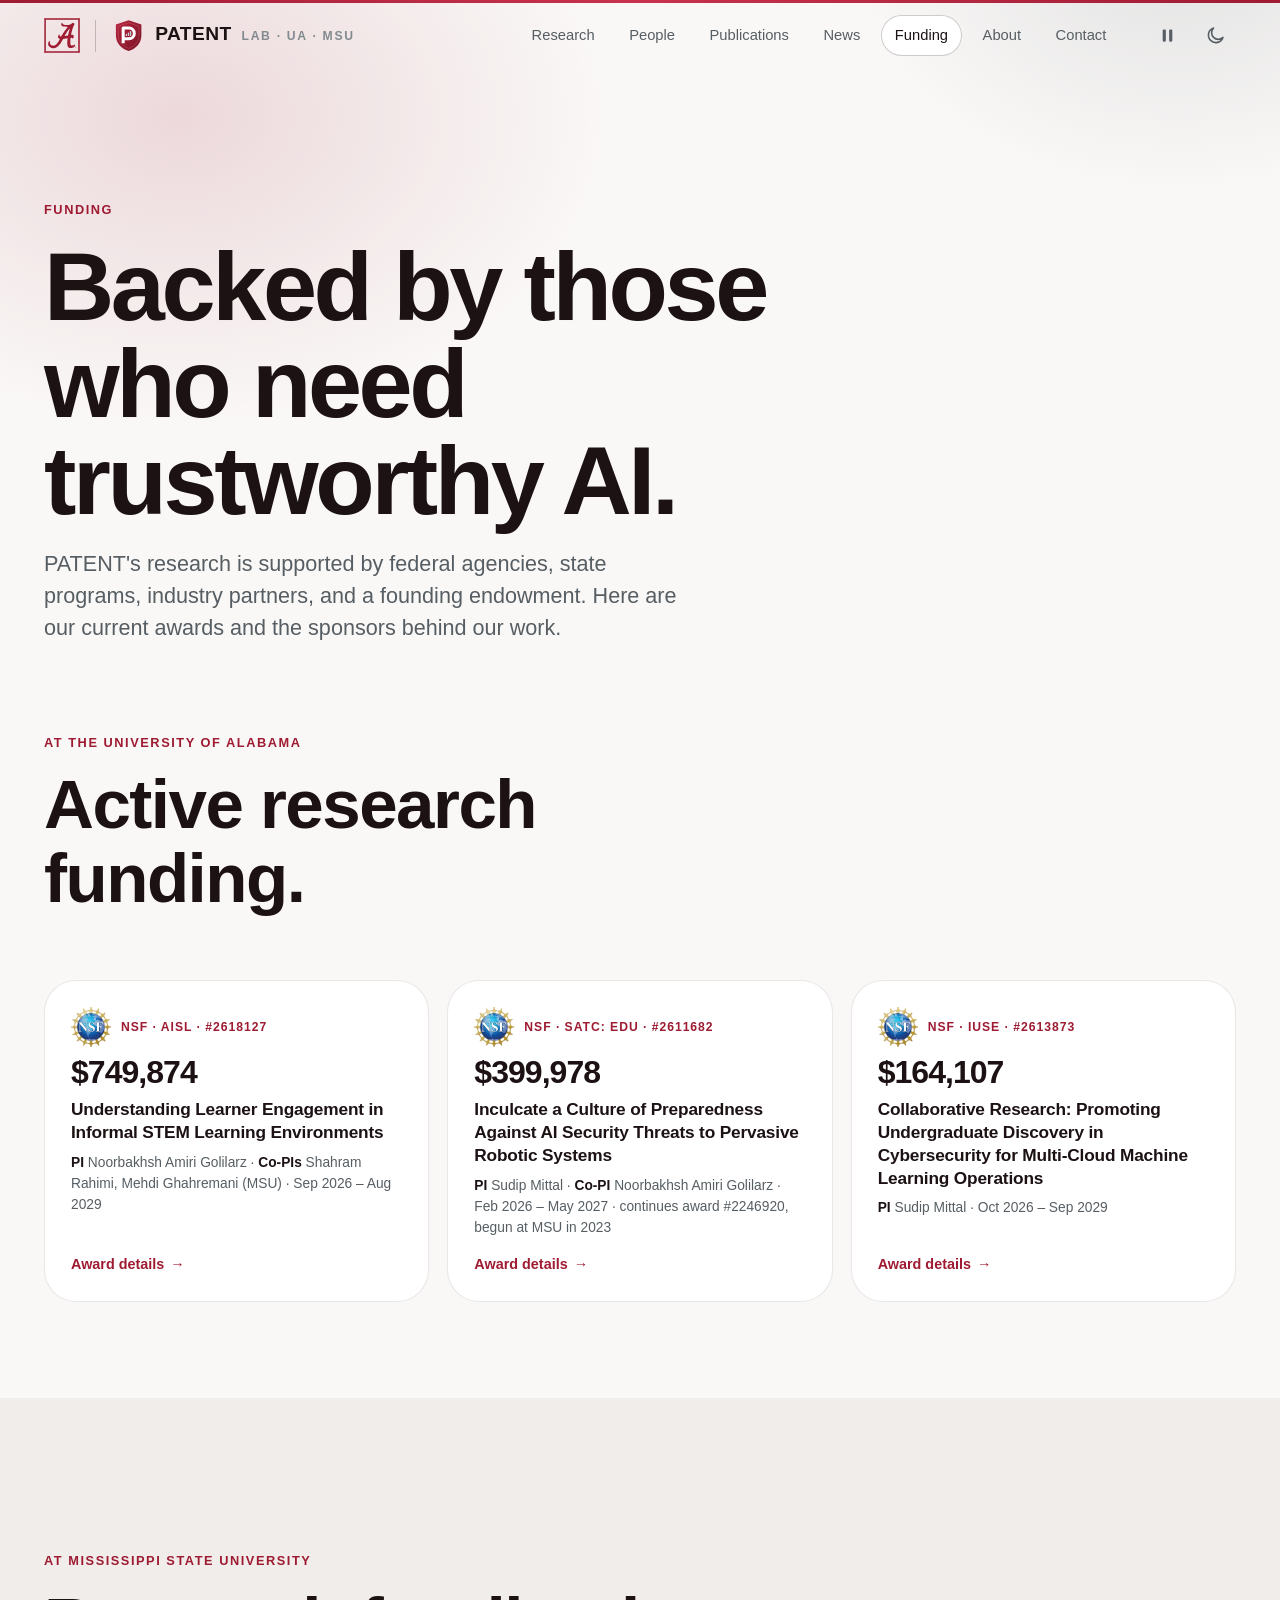
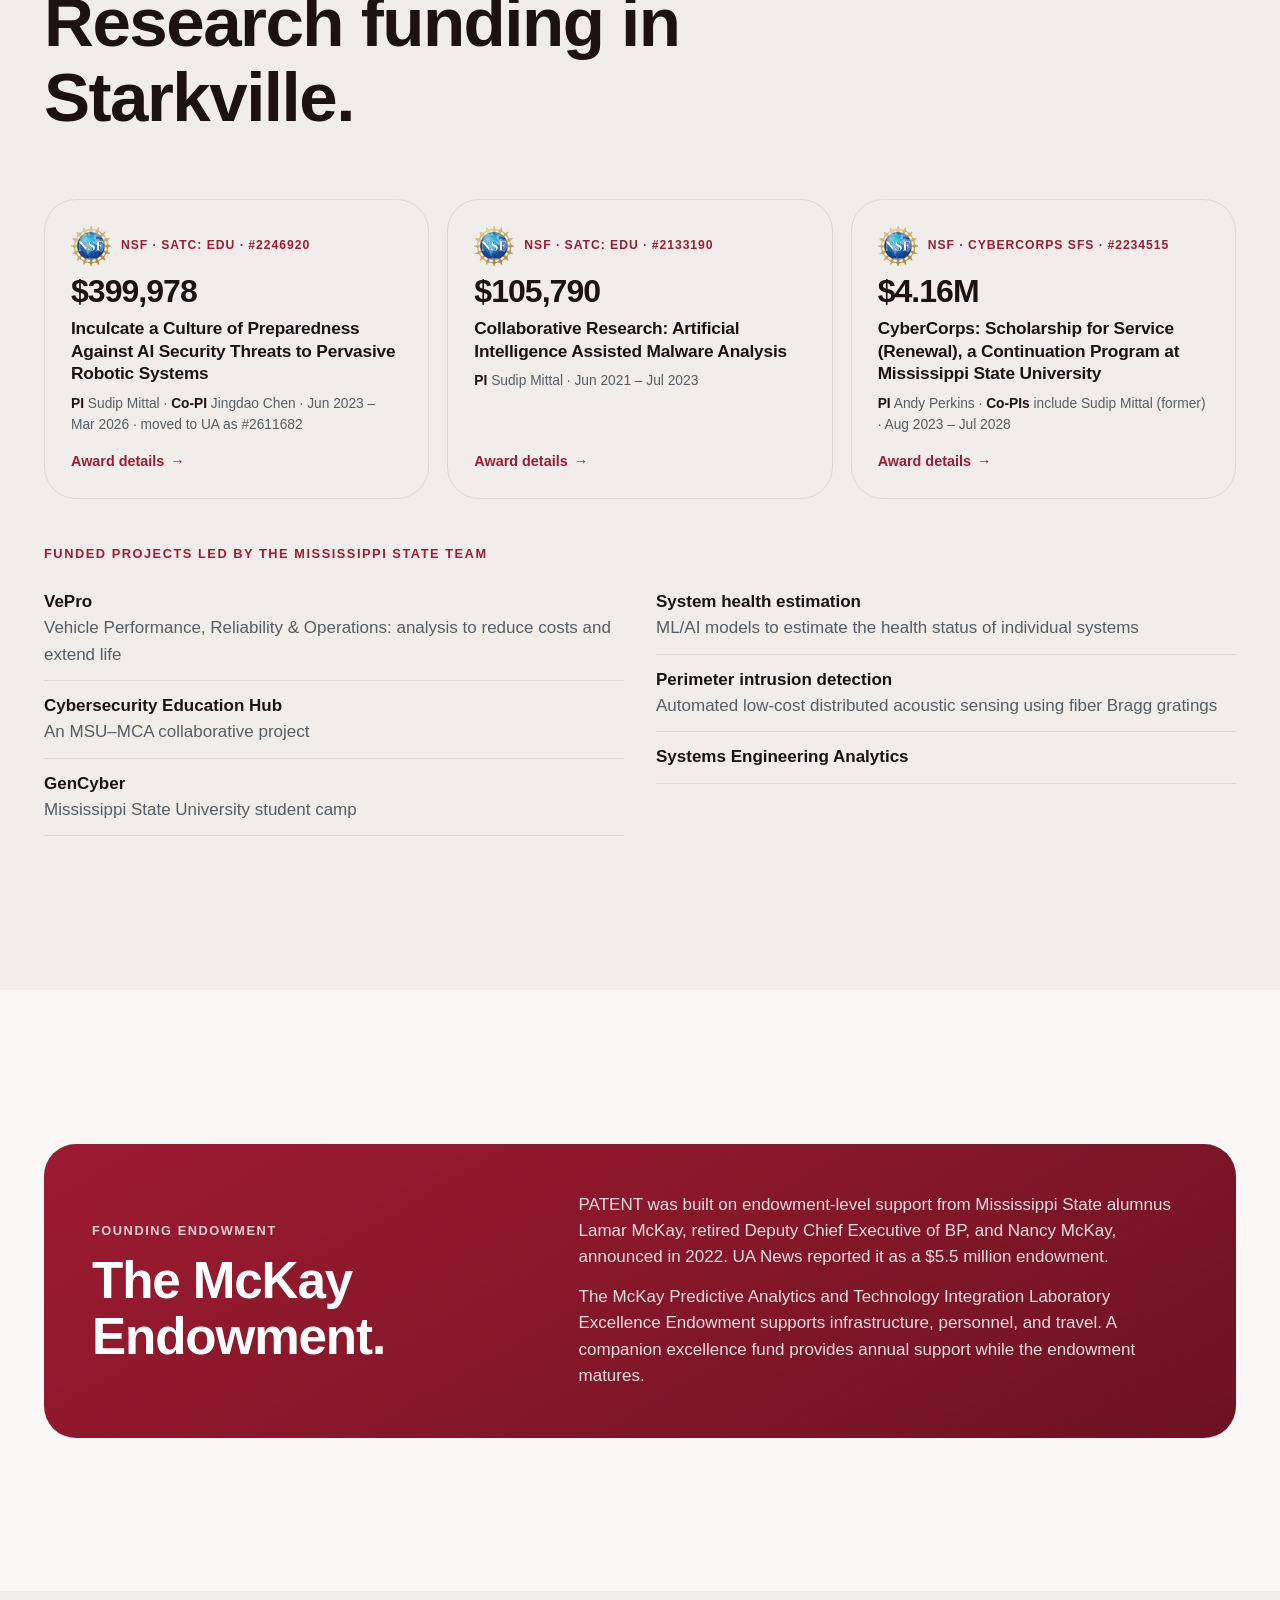
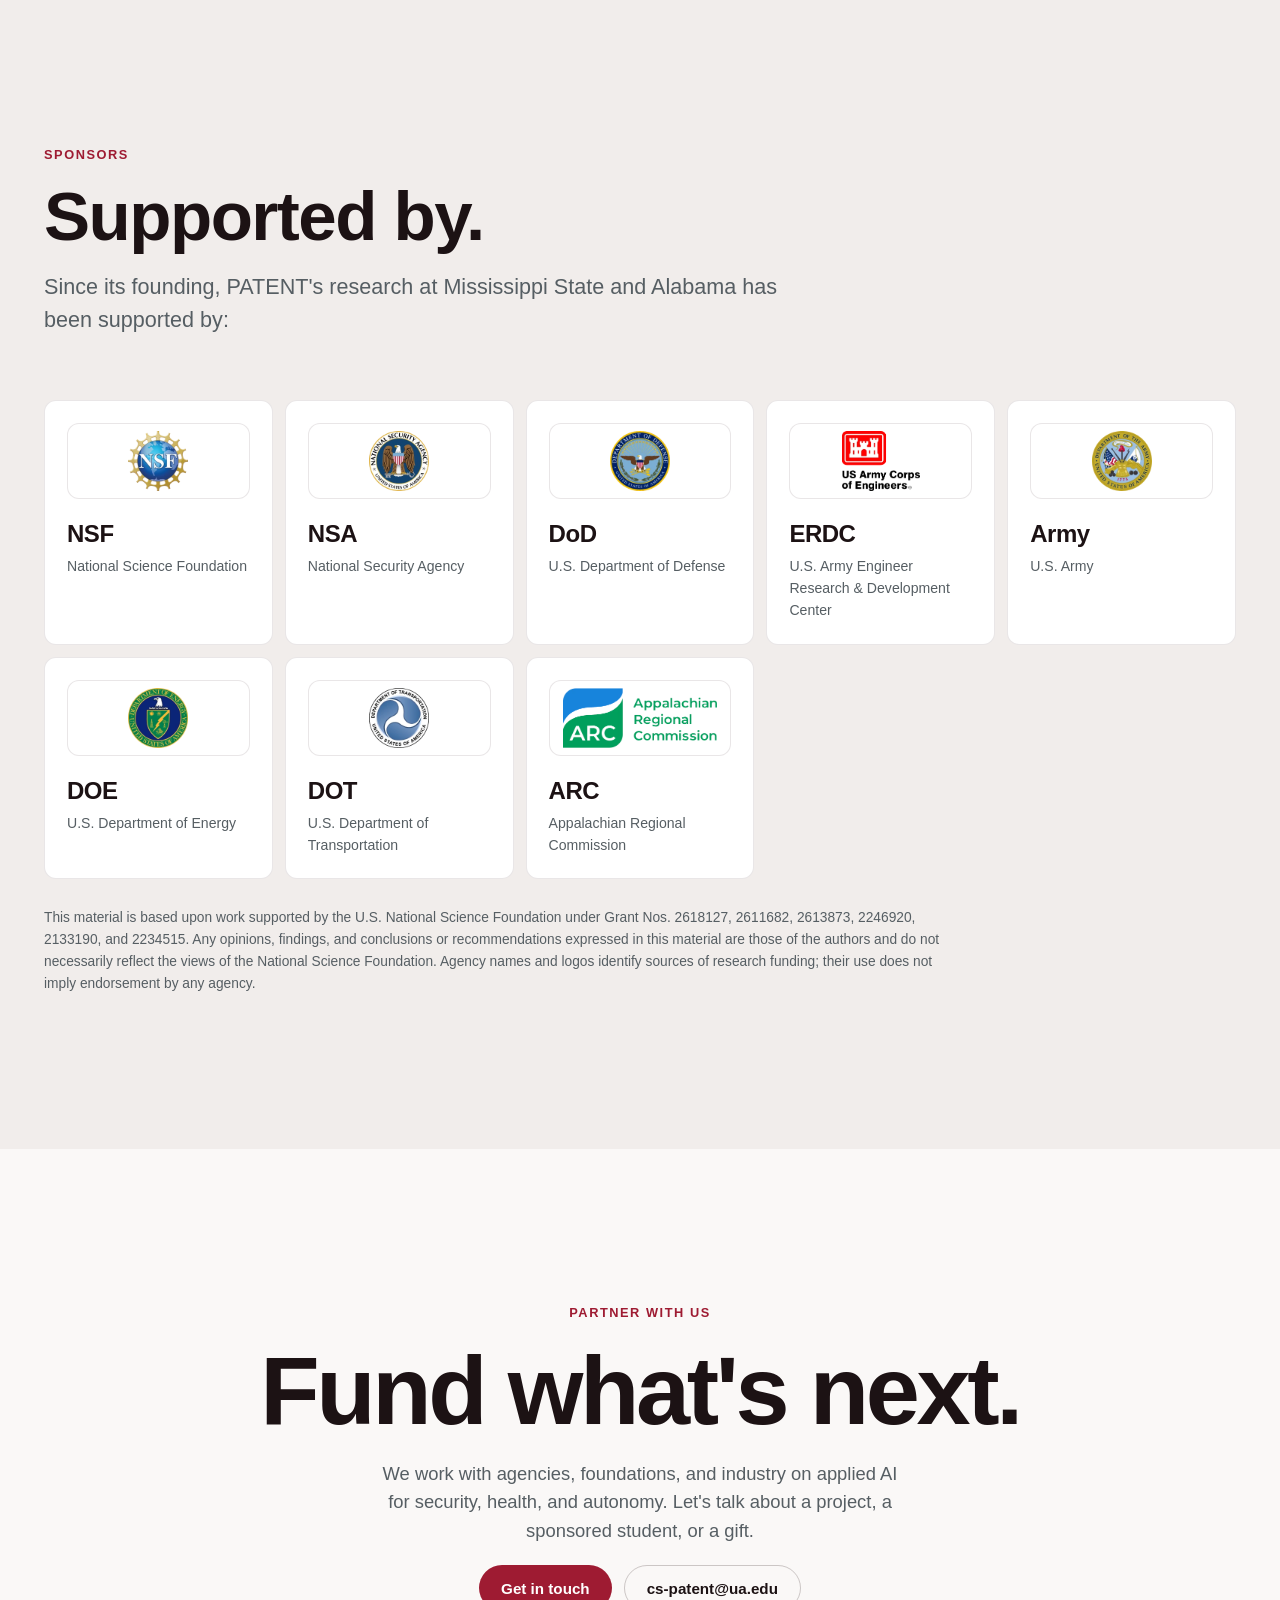
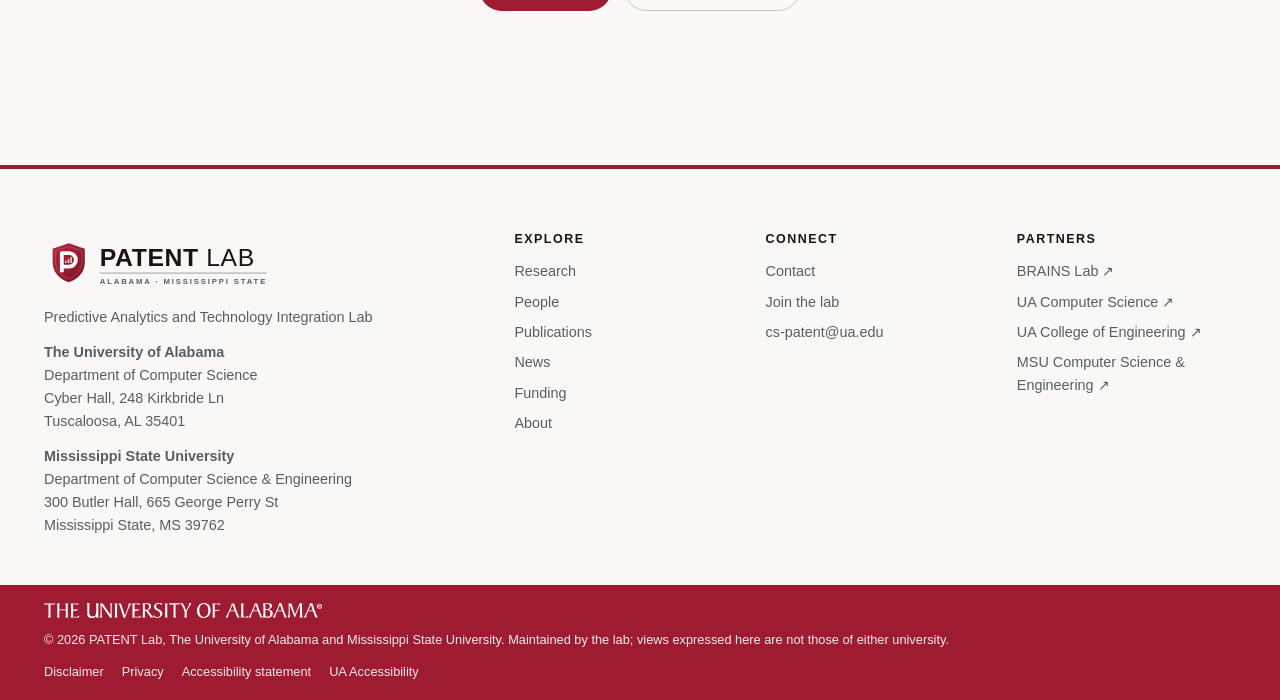
<file: funding.html>
<!DOCTYPE html>
<html lang="en" class="no-js" data-theme="dark">
<head>
<meta charset="utf-8">
<meta name="viewport" content="width=device-width, initial-scale=1, viewport-fit=cover">
<title>Funding · PATENT Lab</title>
<meta name="description" content="Grants, sponsors, and the endowment that support PATENT Lab research at The University of Alabama and Mississippi State.">
<meta name="theme-color" content="#0c090a" media="(prefers-color-scheme: dark)">
<meta name="theme-color" content="#faf8f7" media="(prefers-color-scheme: light)">
<meta property="og:type" content="website">
<meta property="og:site_name" content="PATENT Lab">
<meta property="og:title" content="Funding · PATENT Lab">
<meta property="og:description" content="Grants, sponsors, and the endowment that support PATENT Lab research at The University of Alabama and Mississippi State.">
<meta property="og:image" content="https://ua-patent.github.io/assets/img/og-image.jpg">
<meta name="twitter:card" content="summary_large_image">
<link rel="icon" href="assets/img/favicon.svg" type="image/svg+xml">
<link rel="apple-touch-icon" href="assets/img/apple-touch-icon.png">
<link rel="stylesheet" href="assets/css/style.css?v=8f55fde5">
<script>(function(){var d=document.documentElement,t;d.className=d.className.replace('no-js','js');try{t=localStorage.getItem('theme')}catch(e){}if(t!=='light'&&t!=='dark')t=matchMedia('(prefers-color-scheme: light)').matches?'light':'dark';d.setAttribute('data-theme',t);try{if(localStorage.getItem('motion')==='paused')d.classList.add('motion-paused')}catch(e){}})();</script>
<script src="assets/js/main.js?v=bb76cafc" defer></script>
</head>
<body>
<a class="skip" href="#main">Skip to content</a>
<header class="nav">
  <div class="nav__inner wrap">
    <a class="ua-mark" href="https://www.ua.edu" target="_blank" rel="noopener" aria-label="The University of Alabama"><img class="ua-mark--crimson" src="assets/img/ua/Capstone_A-Crimson.svg" alt="" width="30" height="30"><img class="ua-mark--white" src="assets/img/ua/Capstone_A-White.svg" alt="" width="30" height="30"></a><span class="ua-sep" aria-hidden="true"></span>
    <a class="brand" href="./" aria-label="PATENT Lab home"><svg class="brand__mark" viewBox="0 0 64 64" aria-hidden="true"><defs><linearGradient id="pgnav" x1="0" y1="0" x2="1" y2="1"><stop offset="0" stop-color="#b8243e"/><stop offset="1" stop-color="#7a1426"/></linearGradient></defs><path d="M32 2.5 56.5 10.8v20.4c0 15.3-10.2 25.5-24.5 30.6C17.7 56.7 7.5 46.5 7.5 31.2V10.8z" fill="url(#pgnav)"/><path d="M32 7.2 52 14v17.2c0 12.6-8.4 21.1-20 25.4-11.6-4.3-20-12.8-20-25.4V14z" fill="none" stroke="#fff" stroke-opacity=".22" stroke-width="1.2"/><path d="M21.5 46.5V17.5h11.2a10.2 10.2 0 0 1 0 20.4H21.5" fill="none" stroke="#fff" stroke-width="5.8" stroke-linejoin="round"/><g fill="#c9ced1"><rect x="26.4" y="28.6" width="2.6" height="4" rx="1"/><rect x="30.4" y="26" width="2.6" height="6.6" rx="1"/><rect x="34.4" y="23" width="2.6" height="9.6" rx="1"/></g></svg>PATENT<small>Lab · UA · MSU</small></a>
    <nav aria-label="Primary"><ul class="nav__links" id="nav-links"><li><a href="research.html">Research</a></li><li><a href="people.html">People</a></li><li><a href="publications.html">Publications</a></li><li><a href="news.html">News</a></li><li><a href="funding.html" aria-current="page">Funding</a></li><li><a href="about.html">About</a></li><li><a href="contact.html">Contact</a></li></ul></nav>
    <div class="nav__actions">
      <button class="icon-toggle" type="button" data-motion-toggle aria-pressed="false" aria-label="Pause animations"><svg class="icon--pause" viewBox="0 0 24 24" fill="currentColor" aria-hidden="true"><rect x="6.5" y="5" width="3.6" height="14" rx="1.2"/><rect x="13.9" y="5" width="3.6" height="14" rx="1.2"/></svg><svg class="icon--play" viewBox="0 0 24 24" fill="currentColor" aria-hidden="true"><path d="M8 5.5v13a1 1 0 0 0 1.5.86l10.4-6.5a1 1 0 0 0 0-1.72L9.5 4.64A1 1 0 0 0 8 5.5Z"/></svg></button>
      <button class="icon-toggle" type="button" data-theme-toggle aria-label="Switch theme"><svg class="icon--sun" viewBox="0 0 24 24" fill="none" stroke="currentColor" stroke-width="1.8" stroke-linecap="round" aria-hidden="true"><circle cx="12" cy="12" r="4.2"/><path d="M12 2.5v2M12 19.5v2M4.6 4.6l1.4 1.4M18 18l1.4 1.4M2.5 12h2M19.5 12h2M4.6 19.4 6 18M18 6l1.4-1.4"/></svg><svg class="icon--moon" viewBox="0 0 24 24" fill="none" stroke="currentColor" stroke-width="1.8" stroke-linecap="round" stroke-linejoin="round" aria-hidden="true"><path d="M20.5 14.2A8.5 8.5 0 1 1 9.8 3.5a6.8 6.8 0 0 0 10.7 10.7Z"/></svg></button>
      <button class="icon-toggle nav__menu" type="button" aria-expanded="false" aria-controls="nav-links" aria-label="Open menu"><svg viewBox="0 0 24 24" fill="none" stroke="currentColor" stroke-width="1.8" stroke-linecap="round" aria-hidden="true"><path d="M4 8h16M4 16h16"/></svg></button>
    </div>
  </div>
</header>

<main id="main">
  <section class="page-hero">
    <div class="wrap">
      <span class="eyebrow">Funding</span>
      <h1 class="display-xl">Backed by those who need trustworthy AI.</h1>
      <p class="lead">PATENT's research is supported by federal agencies, state programs, industry partners, and a founding endowment. Here are our current awards and the sponsors behind our work.</p>
    </div>
  </section>

  <section class="section--tight" aria-labelledby="current-h" style="padding-top:0">
    <div class="wrap">
      <div class="section__head reveal"><span class="eyebrow">At The University of Alabama</span><h2 id="current-h" class="display">Active research funding.</h2></div>
      <div class="grants">
        <article class="grant reveal"><div class="grant__top"><span class="grant__who"><img class="grant__logo" src="assets/img/sponsors/nsf.webp" alt="U.S. National Science Foundation" width="40" height="40" loading="lazy"><span class="grant__sponsor">NSF · AISL · #2618127</span></span></div><div class="grant__amt">$749,874</div><h3>Understanding Learner Engagement in Informal STEM Learning Environments</h3><p class="grant__meta"><b>PI</b> Noorbakhsh Amiri Golilarz · <b>Co-PIs</b> Shahram Rahimi, Mehdi Ghahremani (MSU) · Sep 2026 – Aug 2029</p><a class="link-arrow" href="https://www.nsf.gov/awardsearch/showAward?AWD_ID=2618127" target="_blank" rel="noopener">Award details</a></article>
        <article class="grant reveal"><div class="grant__top"><span class="grant__who"><img class="grant__logo" src="assets/img/sponsors/nsf.webp" alt="U.S. National Science Foundation" width="40" height="40" loading="lazy"><span class="grant__sponsor">NSF · SaTC: EDU · #2611682</span></span></div><div class="grant__amt">$399,978</div><h3>Inculcate a Culture of Preparedness Against AI Security Threats to Pervasive Robotic Systems</h3><p class="grant__meta"><b>PI</b> Sudip Mittal · <b>Co-PI</b> Noorbakhsh Amiri Golilarz · Feb 2026 – May 2027 · continues award #2246920, begun at MSU in 2023</p><a class="link-arrow" href="https://www.nsf.gov/awardsearch/showAward?AWD_ID=2611682" target="_blank" rel="noopener">Award details</a></article>
        <article class="grant reveal"><div class="grant__top"><span class="grant__who"><img class="grant__logo" src="assets/img/sponsors/nsf.webp" alt="U.S. National Science Foundation" width="40" height="40" loading="lazy"><span class="grant__sponsor">NSF · IUSE · #2613873</span></span></div><div class="grant__amt">$164,107</div><h3>Collaborative Research: Promoting Undergraduate Discovery in Cybersecurity for Multi-Cloud Machine Learning Operations</h3><p class="grant__meta"><b>PI</b> Sudip Mittal · Oct 2026 – Sep 2029</p><a class="link-arrow" href="https://www.nsf.gov/awardsearch/showAward?AWD_ID=2613873" target="_blank" rel="noopener">Award details</a></article>
      </div>
    </div>
  </section>

  <section class="section section--alt" aria-labelledby="msu-h">
    <div class="wrap">
      <div class="section__head reveal"><span class="eyebrow">At Mississippi State University</span><h2 id="msu-h" class="display">Research funding in Starkville.</h2></div>
      <div class="grants">
        <article class="grant grant--past reveal"><div class="grant__top"><span class="grant__who"><img class="grant__logo" src="assets/img/sponsors/nsf.webp" alt="U.S. National Science Foundation" width="40" height="40" loading="lazy"><span class="grant__sponsor">NSF · SaTC: EDU · #2246920</span></span></div><div class="grant__amt">$399,978</div><h3>Inculcate a Culture of Preparedness Against AI Security Threats to Pervasive Robotic Systems</h3><p class="grant__meta"><b>PI</b> Sudip Mittal · <b>Co-PI</b> Jingdao Chen · Jun 2023 – Mar 2026 · moved to UA as #2611682</p><a class="link-arrow" href="https://www.nsf.gov/awardsearch/showAward?AWD_ID=2246920" target="_blank" rel="noopener">Award details</a></article>
        <article class="grant grant--past reveal"><div class="grant__top"><span class="grant__who"><img class="grant__logo" src="assets/img/sponsors/nsf.webp" alt="U.S. National Science Foundation" width="40" height="40" loading="lazy"><span class="grant__sponsor">NSF · SaTC: EDU · #2133190</span></span></div><div class="grant__amt">$105,790</div><h3>Collaborative Research: Artificial Intelligence Assisted Malware Analysis</h3><p class="grant__meta"><b>PI</b> Sudip Mittal · Jun 2021 – Jul 2023</p><a class="link-arrow" href="https://www.nsf.gov/awardsearch/showAward?AWD_ID=2133190" target="_blank" rel="noopener">Award details</a></article>
        <article class="grant grant--past reveal"><div class="grant__top"><span class="grant__who"><img class="grant__logo" src="assets/img/sponsors/nsf.webp" alt="U.S. National Science Foundation" width="40" height="40" loading="lazy"><span class="grant__sponsor">NSF · CyberCorps SFS · #2234515</span></span></div><div class="grant__amt">$4.16M</div><h3>CyberCorps: Scholarship for Service (Renewal), a Continuation Program at Mississippi State University</h3><p class="grant__meta"><b>PI</b> Andy Perkins · <b>Co-PIs</b> include Sudip Mittal (former) · Aug 2023 – Jul 2028</p><a class="link-arrow" href="https://www.nsf.gov/awardsearch/showAward?AWD_ID=2234515" target="_blank" rel="noopener">Award details</a></article>
      </div>
      <h3 class="sub-h reveal">Funded projects led by the Mississippi State team</h3>
      <ul class="projects reveal">
        <li><strong>VePro</strong>Vehicle Performance, Reliability &amp; Operations: analysis to reduce costs and extend life</li>
        <li><strong>Cybersecurity Education Hub</strong>An MSU–MCA collaborative project</li>
        <li><strong>GenCyber</strong>Mississippi State University student camp</li>
        <li><strong>System health estimation</strong>ML/AI models to estimate the health status of individual systems</li>
        <li><strong>Perimeter intrusion detection</strong>Automated low-cost distributed acoustic sensing using fiber Bragg gratings</li>
        <li><strong>Systems Engineering Analytics</strong></li>
      </ul>
    </div>
  </section>

  <section class="section" aria-labelledby="endow-h">
    <div class="wrap">
      <div class="endow reveal">
        <div><span class="eyebrow">Founding endowment</span><h2 id="endow-h">The McKay Endowment.</h2></div>
        <div>
          <p>PATENT was built on endowment-level support from Mississippi State alumnus Lamar McKay, retired Deputy Chief Executive of BP, and Nancy McKay, announced in 2022. UA News reported it as a $5.5 million endowment.</p>
          <p>The McKay Predictive Analytics and Technology Integration Laboratory Excellence Endowment supports infrastructure, personnel, and travel. A companion excellence fund provides annual support while the endowment matures.</p>
        </div>
      </div>
    </div>
  </section>

  <section class="section section--alt" aria-labelledby="sponsors-h">
    <div class="wrap">
      <div class="section__head reveal"><span class="eyebrow">Sponsors</span><h2 id="sponsors-h" class="display">Supported by.</h2><p class="lead">Since its founding, PATENT's research at Mississippi State and Alabama has been supported by:</p></div>
      <div class="funders"><div class="funder reveal" style="--d:0.00s"><span class="funder__logo"><img src="assets/img/sponsors/nsf.webp" alt="" loading="lazy" decoding="async"></span><strong>NSF</strong><span>National Science Foundation</span></div><div class="funder reveal" style="--d:0.05s"><span class="funder__logo"><img src="assets/img/sponsors/nsa.webp" alt="" loading="lazy" decoding="async"></span><strong>NSA</strong><span>National Security Agency</span></div><div class="funder reveal" style="--d:0.10s"><span class="funder__logo"><img src="assets/img/sponsors/dod.webp" alt="" loading="lazy" decoding="async"></span><strong>DoD</strong><span>U.S. Department of Defense</span></div><div class="funder reveal" style="--d:0.15s"><span class="funder__logo"><img src="assets/img/sponsors/erdc.webp" alt="" loading="lazy" decoding="async"></span><strong>ERDC</strong><span>U.S. Army Engineer Research &amp; Development Center</span></div><div class="funder reveal" style="--d:0.00s"><span class="funder__logo"><img src="assets/img/sponsors/army.webp" alt="" loading="lazy" decoding="async"></span><strong>Army</strong><span>U.S. Army</span></div><div class="funder reveal" style="--d:0.05s"><span class="funder__logo"><img src="assets/img/sponsors/doe.webp" alt="" loading="lazy" decoding="async"></span><strong>DOE</strong><span>U.S. Department of Energy</span></div><div class="funder reveal" style="--d:0.10s"><span class="funder__logo"><img src="assets/img/sponsors/dot.webp" alt="" loading="lazy" decoding="async"></span><strong>DOT</strong><span>U.S. Department of Transportation</span></div><div class="funder reveal" style="--d:0.15s"><span class="funder__logo"><img src="assets/img/sponsors/arc.webp" alt="" loading="lazy" decoding="async"></span><strong>ARC</strong><span>Appalachian Regional Commission</span></div></div>
      <p class="ack reveal">This material is based upon work supported by the U.S. National Science Foundation under Grant Nos. 2618127, 2611682, 2613873, 2246920, 2133190, and 2234515. Any opinions, findings, and conclusions or recommendations expressed in this material are those of the authors and do not necessarily reflect the views of the National Science Foundation. Agency names and logos identify sources of research funding; their use does not imply endorsement by any agency.</p>
    </div>
  </section>

  <section class="section" aria-labelledby="partner-h">
    <div class="wrap cta reveal">
      <span class="eyebrow">Partner with us</span>
      <h2 id="partner-h" class="display-xl">Fund what's next.</h2>
      <p>We work with agencies, foundations, and industry on applied AI for security, health, and autonomy. Let's talk about a project, a sponsored student, or a gift.</p>
      <div class="btns"><a class="btn btn--crimson" href="contact.html?topic=Industry%20or%20government%20partnership#contact-form">Get in touch</a><a class="btn btn--ghost" href="mailto:cs-patent@ua.edu">cs-patent@ua.edu</a></div>
    </div>
  </section>
</main>

<footer class="footer">
  <div class="wrap">
    <div class="footer__grid">
      <div>
        <svg class="footer__logo" viewBox="0 0 420 96" role="img" aria-label="PATENT Lab, The University of Alabama and Mississippi State University"><use href="#patent-lockup"/></svg>
        <p>Predictive Analytics and Technology Integration Lab</p>
        <address><b>The University of Alabama</b><br>Department of Computer Science<br>Cyber Hall, 248 Kirkbride Ln<br>Tuscaloosa, AL 35401</address><address><b>Mississippi State University</b><br>Department of Computer Science &amp; Engineering<br>300 Butler Hall, 665 George Perry St<br>Mississippi State, MS 39762</address>
      </div>
      <div>
        <h2>Explore</h2>
        <ul><li><a href="research.html">Research</a></li><li><a href="people.html">People</a></li><li><a href="publications.html">Publications</a></li><li><a href="news.html">News</a></li><li><a href="funding.html">Funding</a></li><li><a href="about.html">About</a></li></ul>
      </div>
      <div>
        <h2>Connect</h2>
        <ul><li><a href="contact.html">Contact</a></li><li><a href="contact.html#join">Join the lab</a></li><li><a href="mailto:cs-patent@ua.edu">cs-patent@ua.edu</a></li></ul>
      </div>
      <div>
        <h2>Partners</h2>
        <ul><li><a href="https://sites.ua.edu/brains/" target="_blank" rel="noopener">BRAINS Lab ↗</a></li><li><a href="https://cs.ua.edu" target="_blank" rel="noopener">UA Computer Science ↗</a></li><li><a href="https://eng.ua.edu" target="_blank" rel="noopener">UA College of Engineering ↗</a></li><li><a href="https://www.cse.msstate.edu" target="_blank" rel="noopener">MSU Computer Science &amp; Engineering ↗</a></li></ul>
      </div>
    </div>
  </div>
  <div class="footer__legal">
    <div class="wrap">
      <a class="ua-nameplate" href="https://www.ua.edu" target="_blank" rel="noopener"><img src="assets/img/ua/UA_Wordmark-White.svg" alt="The University of Alabama" width="333" height="18"></a>
      <p>© <span data-year>2026</span> PATENT Lab, The University of Alabama and Mississippi State University. Maintained by the lab; views expressed here are not those of either university.</p>
      <ul><li><a href="https://www.ua.edu/disclaimer" target="_blank" rel="noopener">Disclaimer</a></li><li><a href="https://www.ua.edu/privacy" target="_blank" rel="noopener">Privacy</a></li><li><a href="accessibility.html">Accessibility statement</a></li><li><a href="https://accessibility.ua.edu/" target="_blank" rel="noopener">UA Accessibility</a></li></ul>
    </div>
  </div>
  <svg width="0" height="0" style="position:absolute" aria-hidden="true"><defs><linearGradient id="pgfoot" x1="0" y1="0" x2="1" y2="1"><stop offset="0" stop-color="#b8243e"/><stop offset="1" stop-color="#7a1426"/></linearGradient>
    <g id="patent-lockup"><g transform="translate(6 14) scale(1.06)"><path d="M32 2.5 56.5 10.8v20.4c0 15.3-10.2 25.5-24.5 30.6C17.7 56.7 7.5 46.5 7.5 31.2V10.8z" fill="url(#pgfoot)"/><path d="M32 7.2 52 14v17.2c0 12.6-8.4 21.1-20 25.4-11.6-4.3-20-12.8-20-25.4V14z" fill="none" stroke="#fff" stroke-opacity=".22" stroke-width="1.2"/><path d="M21.5 46.5V17.5h11.2a10.2 10.2 0 0 1 0 20.4H21.5" fill="none" stroke="#fff" stroke-width="5.8" stroke-linejoin="round"/><g fill="#c9ced1"><rect x="26.4" y="28.6" width="2.6" height="4" rx="1"/><rect x="30.4" y="26" width="2.6" height="6.6" rx="1"/><rect x="34.4" y="23" width="2.6" height="9.6" rx="1"/></g></g>
    <g font-family="-apple-system, BlinkMacSystemFont, 'SF Pro Display', 'Helvetica Neue', Arial, sans-serif"><text fill="currentColor" x="90" y="54" font-size="40" font-weight="800" letter-spacing="1">PATENT</text><text fill="currentColor" x="262" y="54" font-size="40" font-weight="300" letter-spacing="1">LAB</text><rect style="fill:var(--muted)" x="90" y="64" width="270" height="1.5" opacity=".6"/><text style="fill:var(--muted)" x="90" y="82" font-size="12.5" font-weight="600" letter-spacing="2.4" textLength="270" lengthAdjust="spacing">ALABAMA · MISSISSIPPI STATE</text></g></g></defs></svg>
</footer>
</body>
</html>
</file>
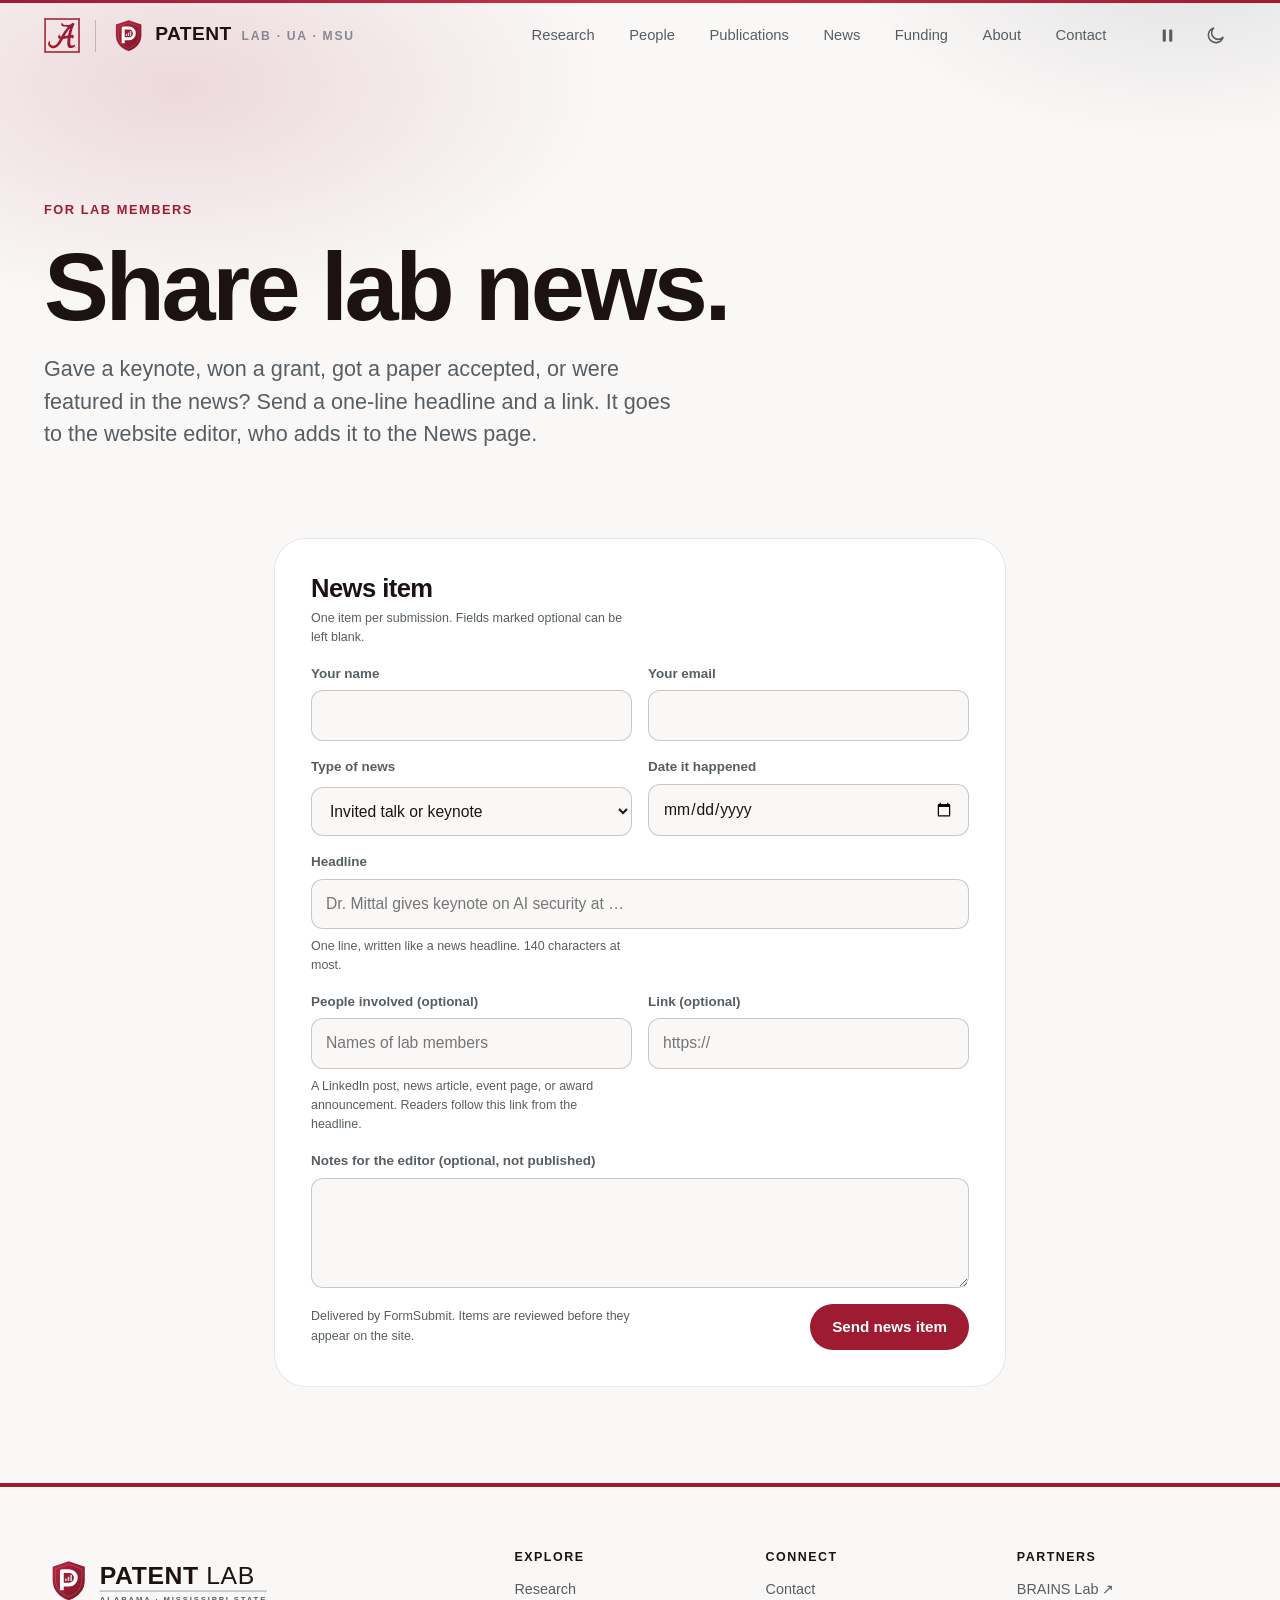
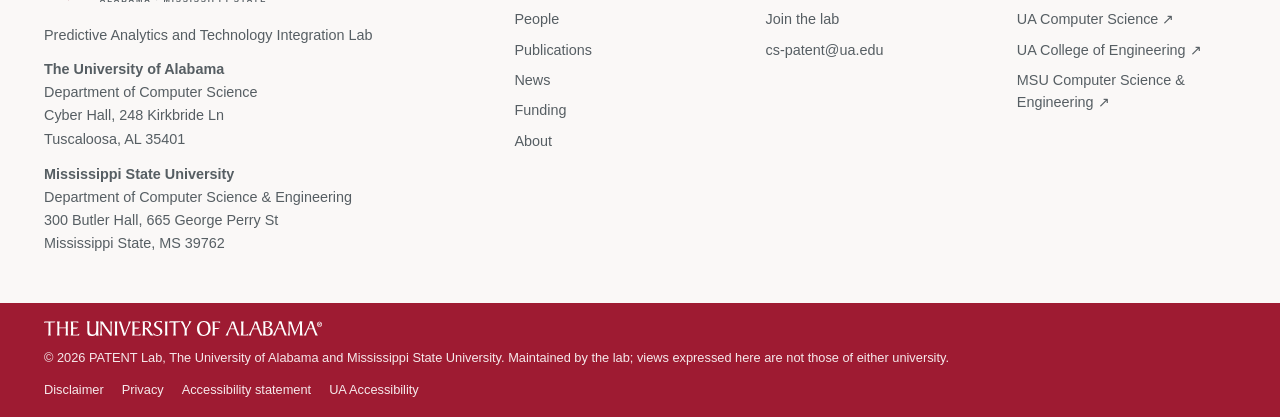
<file: news-submit.html>
<!DOCTYPE html>
<html lang="en" class="no-js" data-theme="dark">
<head>
<meta charset="utf-8">
<meta name="viewport" content="width=device-width, initial-scale=1, viewport-fit=cover">
<title>Share lab news · PATENT Lab</title>
<meta name="robots" content="noindex, nofollow">
<meta name="description" content="Unlisted form for PATENT Lab members to share news for the website.">
<meta name="theme-color" content="#0c090a" media="(prefers-color-scheme: dark)">
<meta name="theme-color" content="#faf8f7" media="(prefers-color-scheme: light)">
<meta property="og:type" content="website">
<meta property="og:site_name" content="PATENT Lab">
<meta property="og:title" content="Share lab news · PATENT Lab">
<meta property="og:description" content="Unlisted form for PATENT Lab members to share news for the website.">
<meta property="og:image" content="https://ua-patent.github.io/assets/img/og-image.jpg">
<meta name="twitter:card" content="summary_large_image">
<link rel="icon" href="assets/img/favicon.svg" type="image/svg+xml">
<link rel="apple-touch-icon" href="assets/img/apple-touch-icon.png">
<link rel="stylesheet" href="assets/css/style.css?v=8f55fde5">
<script>(function(){var d=document.documentElement,t;d.className=d.className.replace('no-js','js');try{t=localStorage.getItem('theme')}catch(e){}if(t!=='light'&&t!=='dark')t=matchMedia('(prefers-color-scheme: light)').matches?'light':'dark';d.setAttribute('data-theme',t);try{if(localStorage.getItem('motion')==='paused')d.classList.add('motion-paused')}catch(e){}})();</script>
<script src="assets/js/main.js?v=bb76cafc" defer></script>
<script src="assets/js/news-form.js?v=91954e2c" defer></script>
</head>
<body>
<a class="skip" href="#main">Skip to content</a>
<header class="nav">
  <div class="nav__inner wrap">
    <a class="ua-mark" href="https://www.ua.edu" target="_blank" rel="noopener" aria-label="The University of Alabama"><img class="ua-mark--crimson" src="assets/img/ua/Capstone_A-Crimson.svg" alt="" width="30" height="30"><img class="ua-mark--white" src="assets/img/ua/Capstone_A-White.svg" alt="" width="30" height="30"></a><span class="ua-sep" aria-hidden="true"></span>
    <a class="brand" href="./" aria-label="PATENT Lab home"><svg class="brand__mark" viewBox="0 0 64 64" aria-hidden="true"><defs><linearGradient id="pgnav" x1="0" y1="0" x2="1" y2="1"><stop offset="0" stop-color="#b8243e"/><stop offset="1" stop-color="#7a1426"/></linearGradient></defs><path d="M32 2.5 56.5 10.8v20.4c0 15.3-10.2 25.5-24.5 30.6C17.7 56.7 7.5 46.5 7.5 31.2V10.8z" fill="url(#pgnav)"/><path d="M32 7.2 52 14v17.2c0 12.6-8.4 21.1-20 25.4-11.6-4.3-20-12.8-20-25.4V14z" fill="none" stroke="#fff" stroke-opacity=".22" stroke-width="1.2"/><path d="M21.5 46.5V17.5h11.2a10.2 10.2 0 0 1 0 20.4H21.5" fill="none" stroke="#fff" stroke-width="5.8" stroke-linejoin="round"/><g fill="#c9ced1"><rect x="26.4" y="28.6" width="2.6" height="4" rx="1"/><rect x="30.4" y="26" width="2.6" height="6.6" rx="1"/><rect x="34.4" y="23" width="2.6" height="9.6" rx="1"/></g></svg>PATENT<small>Lab · UA · MSU</small></a>
    <nav aria-label="Primary"><ul class="nav__links" id="nav-links"><li><a href="research.html">Research</a></li><li><a href="people.html">People</a></li><li><a href="publications.html">Publications</a></li><li><a href="news.html">News</a></li><li><a href="funding.html">Funding</a></li><li><a href="about.html">About</a></li><li><a href="contact.html">Contact</a></li></ul></nav>
    <div class="nav__actions">
      <button class="icon-toggle" type="button" data-motion-toggle aria-pressed="false" aria-label="Pause animations"><svg class="icon--pause" viewBox="0 0 24 24" fill="currentColor" aria-hidden="true"><rect x="6.5" y="5" width="3.6" height="14" rx="1.2"/><rect x="13.9" y="5" width="3.6" height="14" rx="1.2"/></svg><svg class="icon--play" viewBox="0 0 24 24" fill="currentColor" aria-hidden="true"><path d="M8 5.5v13a1 1 0 0 0 1.5.86l10.4-6.5a1 1 0 0 0 0-1.72L9.5 4.64A1 1 0 0 0 8 5.5Z"/></svg></button>
      <button class="icon-toggle" type="button" data-theme-toggle aria-label="Switch theme"><svg class="icon--sun" viewBox="0 0 24 24" fill="none" stroke="currentColor" stroke-width="1.8" stroke-linecap="round" aria-hidden="true"><circle cx="12" cy="12" r="4.2"/><path d="M12 2.5v2M12 19.5v2M4.6 4.6l1.4 1.4M18 18l1.4 1.4M2.5 12h2M19.5 12h2M4.6 19.4 6 18M18 6l1.4-1.4"/></svg><svg class="icon--moon" viewBox="0 0 24 24" fill="none" stroke="currentColor" stroke-width="1.8" stroke-linecap="round" stroke-linejoin="round" aria-hidden="true"><path d="M20.5 14.2A8.5 8.5 0 1 1 9.8 3.5a6.8 6.8 0 0 0 10.7 10.7Z"/></svg></button>
      <button class="icon-toggle nav__menu" type="button" aria-expanded="false" aria-controls="nav-links" aria-label="Open menu"><svg viewBox="0 0 24 24" fill="none" stroke="currentColor" stroke-width="1.8" stroke-linecap="round" aria-hidden="true"><path d="M4 8h16M4 16h16"/></svg></button>
    </div>
  </div>
</header>

<main id="main">
  <section class="page-hero">
    <div class="wrap">
      <span class="eyebrow">For lab members</span>
      <h1 class="display-xl">Share lab news.</h1>
      <p class="lead">Gave a keynote, won a grant, got a paper accepted, or were featured in the news? Send a one-line headline and a link. It goes to the website editor, who adds it to the News page.</p>
    </div>
  </section>
  <section class="section--tight" style="padding-top:0">
    <div class="wrap" style="max-width:820px">
      <form class="form reveal" id="news-form" data-inbox="rpatel38@ua.edu" novalidate>
        <div>
          <h2 style="font-size:1.6rem">News item</h2>
          <p class="form__fine" style="margin-top:6px">One item per submission. Fields marked optional can be left blank.</p>
        </div>
        <div class="form__row">
          <label class="field"><span>Your name</span><input name="name" autocomplete="name" required maxlength="120"></label>
          <label class="field"><span>Your email</span><input name="email" type="email" autocomplete="email" required maxlength="160"></label>
        </div>
        <div class="form__row">
          <label class="field"><span>Type of news</span><select name="type" required><option>Invited talk or keynote</option><option>Grant awarded</option><option>Award or honor</option><option>Paper accepted</option><option>Media coverage</option><option>New member, defense, or graduation</option><option>Event or outreach</option><option>Something else</option></select></label>
          <label class="field"><span>Date it happened</span><input name="date" type="date" required></label>
        </div>
        <label class="field"><span>Headline</span><input name="headline" required maxlength="140" aria-describedby="headline-hint" placeholder="Dr. Mittal gives keynote on AI security at …"></label>
        <p class="form__fine" id="headline-hint" style="margin-top:-8px">One line, written like a news headline. 140 characters at most.</p>
        <div class="form__row">
          <label class="field"><span>People involved (optional)</span><input name="people" maxlength="240" placeholder="Names of lab members"></label>
          <label class="field"><span>Link (optional)</span><input name="link" type="url" maxlength="500" aria-describedby="link-hint" placeholder="https://"></label>
        </div>
        <p class="form__fine" id="link-hint" style="margin-top:-8px">A LinkedIn post, news article, event page, or award announcement. Readers follow this link from the headline.</p>
        <label class="field"><span>Notes for the editor (optional, not published)</span><textarea name="notes" maxlength="3000" style="min-height:110px"></textarea></label>
        <label class="form__hp" aria-hidden="true">Leave this empty<input name="_honey" tabindex="-1" autocomplete="off"></label>
        <p class="form__status" role="status" aria-live="polite" hidden></p>
        <div class="form__foot">
          <p class="form__fine">Delivered by FormSubmit. Items are reviewed before they appear on the site.</p>
          <button class="btn btn--crimson" type="submit">Send news item</button>
        </div>
      </form>
    </div>
  </section>
</main>

<footer class="footer">
  <div class="wrap">
    <div class="footer__grid">
      <div>
        <svg class="footer__logo" viewBox="0 0 420 96" role="img" aria-label="PATENT Lab, The University of Alabama and Mississippi State University"><use href="#patent-lockup"/></svg>
        <p>Predictive Analytics and Technology Integration Lab</p>
        <address><b>The University of Alabama</b><br>Department of Computer Science<br>Cyber Hall, 248 Kirkbride Ln<br>Tuscaloosa, AL 35401</address><address><b>Mississippi State University</b><br>Department of Computer Science &amp; Engineering<br>300 Butler Hall, 665 George Perry St<br>Mississippi State, MS 39762</address>
      </div>
      <div>
        <h2>Explore</h2>
        <ul><li><a href="research.html">Research</a></li><li><a href="people.html">People</a></li><li><a href="publications.html">Publications</a></li><li><a href="news.html">News</a></li><li><a href="funding.html">Funding</a></li><li><a href="about.html">About</a></li></ul>
      </div>
      <div>
        <h2>Connect</h2>
        <ul><li><a href="contact.html">Contact</a></li><li><a href="contact.html#join">Join the lab</a></li><li><a href="mailto:cs-patent@ua.edu">cs-patent@ua.edu</a></li></ul>
      </div>
      <div>
        <h2>Partners</h2>
        <ul><li><a href="https://sites.ua.edu/brains/" target="_blank" rel="noopener">BRAINS Lab ↗</a></li><li><a href="https://cs.ua.edu" target="_blank" rel="noopener">UA Computer Science ↗</a></li><li><a href="https://eng.ua.edu" target="_blank" rel="noopener">UA College of Engineering ↗</a></li><li><a href="https://www.cse.msstate.edu" target="_blank" rel="noopener">MSU Computer Science &amp; Engineering ↗</a></li></ul>
      </div>
    </div>
  </div>
  <div class="footer__legal">
    <div class="wrap">
      <a class="ua-nameplate" href="https://www.ua.edu" target="_blank" rel="noopener"><img src="assets/img/ua/UA_Wordmark-White.svg" alt="The University of Alabama" width="333" height="18"></a>
      <p>© <span data-year>2026</span> PATENT Lab, The University of Alabama and Mississippi State University. Maintained by the lab; views expressed here are not those of either university.</p>
      <ul><li><a href="https://www.ua.edu/disclaimer" target="_blank" rel="noopener">Disclaimer</a></li><li><a href="https://www.ua.edu/privacy" target="_blank" rel="noopener">Privacy</a></li><li><a href="accessibility.html">Accessibility statement</a></li><li><a href="https://accessibility.ua.edu/" target="_blank" rel="noopener">UA Accessibility</a></li></ul>
    </div>
  </div>
  <svg width="0" height="0" style="position:absolute" aria-hidden="true"><defs><linearGradient id="pgfoot" x1="0" y1="0" x2="1" y2="1"><stop offset="0" stop-color="#b8243e"/><stop offset="1" stop-color="#7a1426"/></linearGradient>
    <g id="patent-lockup"><g transform="translate(6 14) scale(1.06)"><path d="M32 2.5 56.5 10.8v20.4c0 15.3-10.2 25.5-24.5 30.6C17.7 56.7 7.5 46.5 7.5 31.2V10.8z" fill="url(#pgfoot)"/><path d="M32 7.2 52 14v17.2c0 12.6-8.4 21.1-20 25.4-11.6-4.3-20-12.8-20-25.4V14z" fill="none" stroke="#fff" stroke-opacity=".22" stroke-width="1.2"/><path d="M21.5 46.5V17.5h11.2a10.2 10.2 0 0 1 0 20.4H21.5" fill="none" stroke="#fff" stroke-width="5.8" stroke-linejoin="round"/><g fill="#c9ced1"><rect x="26.4" y="28.6" width="2.6" height="4" rx="1"/><rect x="30.4" y="26" width="2.6" height="6.6" rx="1"/><rect x="34.4" y="23" width="2.6" height="9.6" rx="1"/></g></g>
    <g font-family="-apple-system, BlinkMacSystemFont, 'SF Pro Display', 'Helvetica Neue', Arial, sans-serif"><text fill="currentColor" x="90" y="54" font-size="40" font-weight="800" letter-spacing="1">PATENT</text><text fill="currentColor" x="262" y="54" font-size="40" font-weight="300" letter-spacing="1">LAB</text><rect style="fill:var(--muted)" x="90" y="64" width="270" height="1.5" opacity=".6"/><text style="fill:var(--muted)" x="90" y="82" font-size="12.5" font-weight="600" letter-spacing="2.4" textLength="270" lengthAdjust="spacing">ALABAMA · MISSISSIPPI STATE</text></g></g></defs></svg>
</footer>
</body>
</html>
</file>
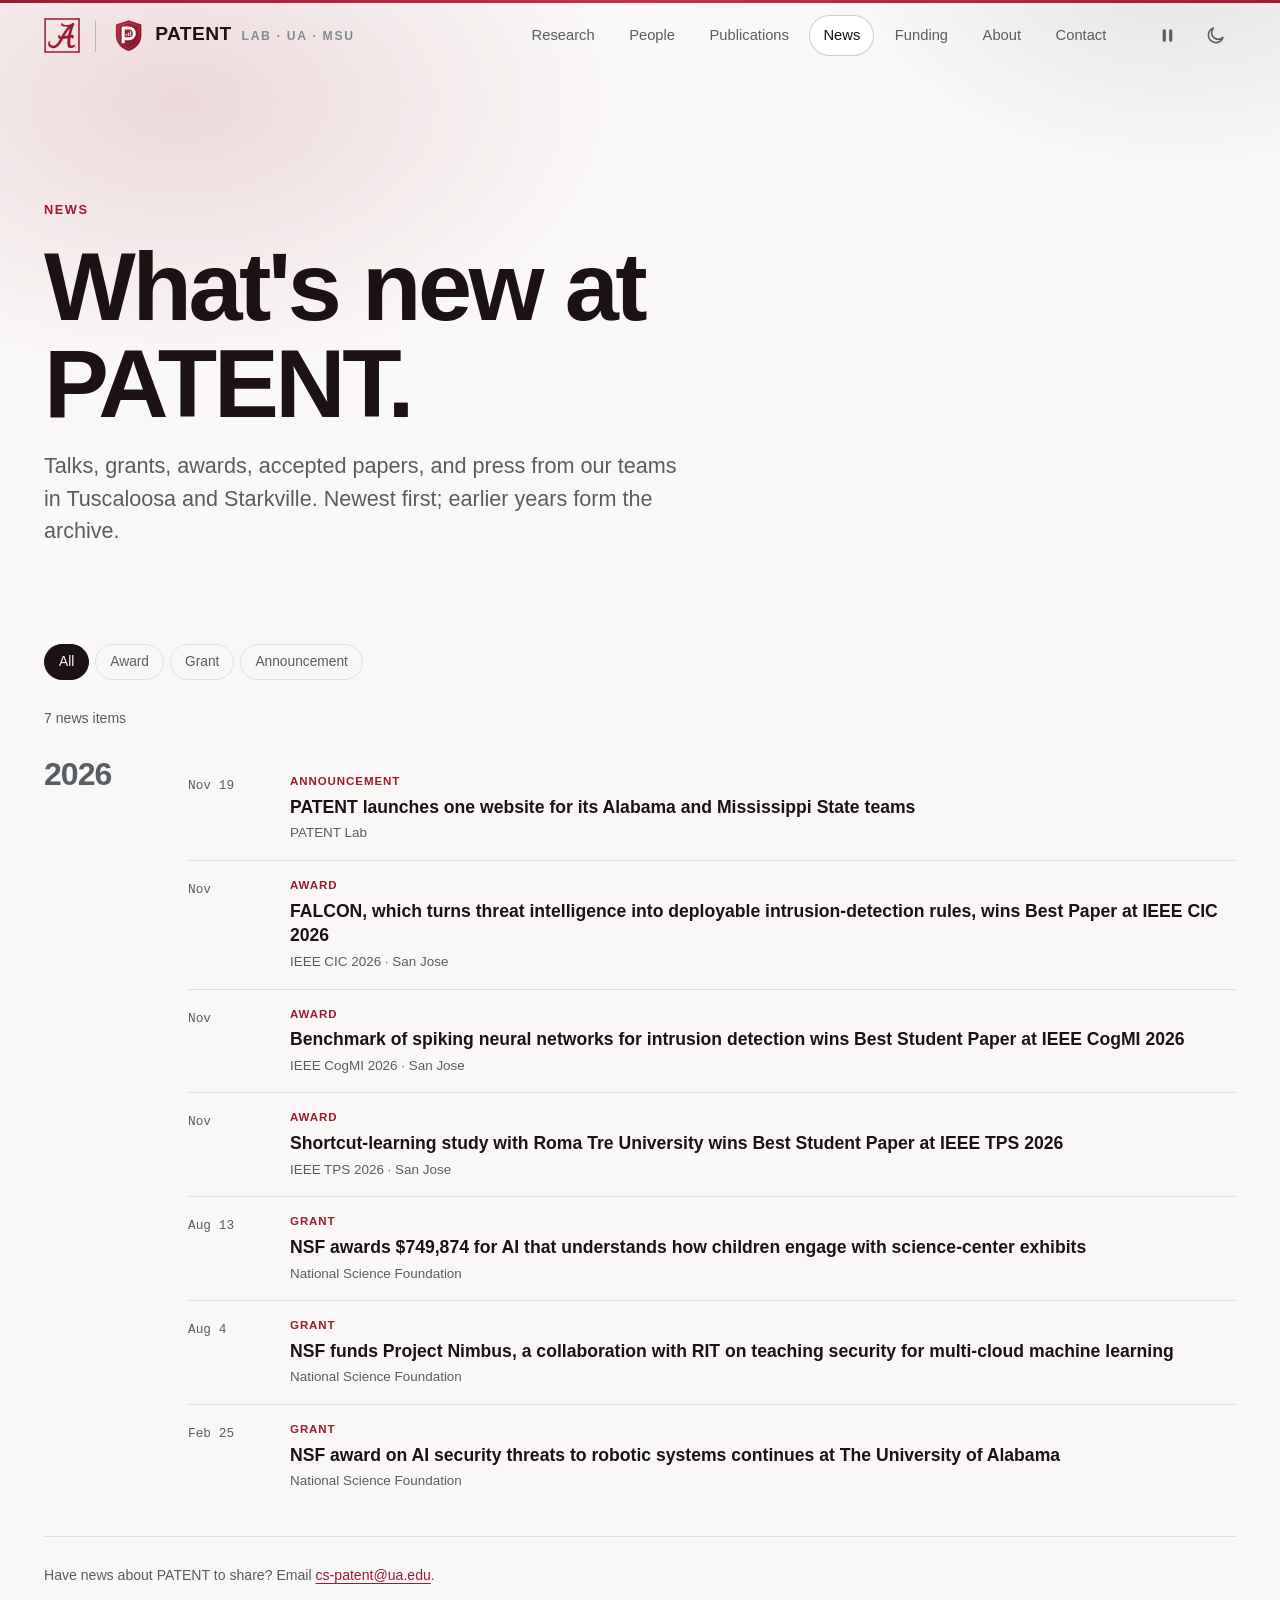
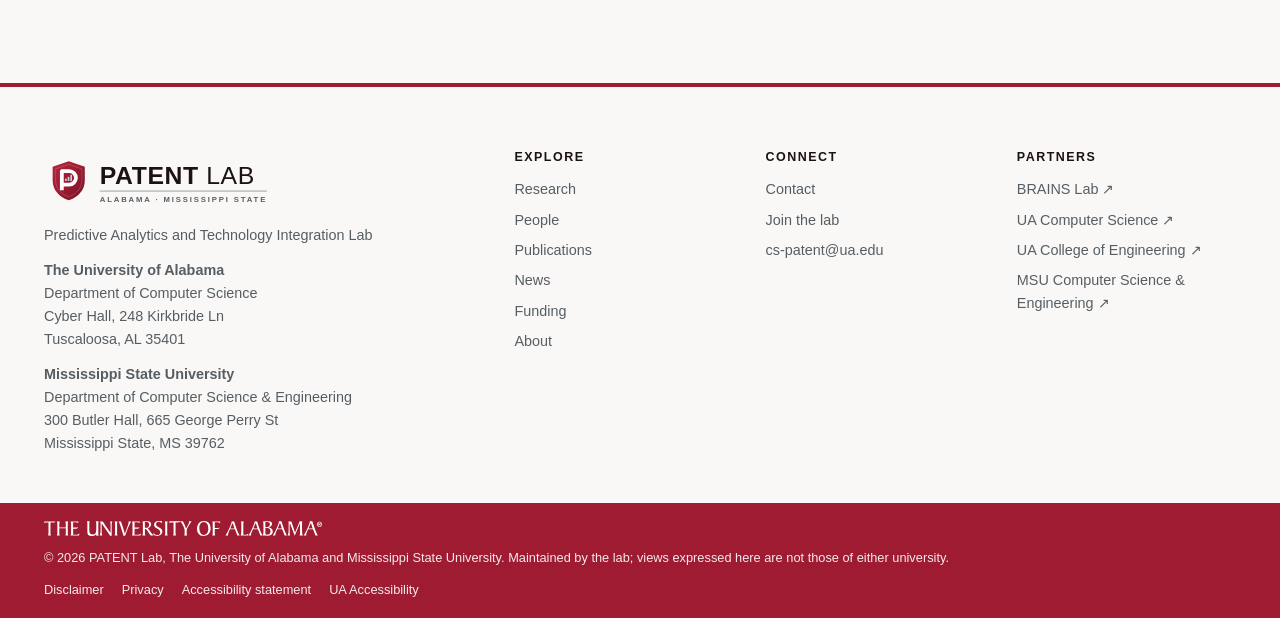
<file: news.html>
<!DOCTYPE html>
<html lang="en" class="no-js" data-theme="dark">
<head>
<meta charset="utf-8">
<meta name="viewport" content="width=device-width, initial-scale=1, viewport-fit=cover">
<title>News · PATENT Lab</title>
<meta name="description" content="News from PATENT Lab at The University of Alabama and Mississippi State University: talks, grants, awards, accepted papers, and press.">
<meta name="theme-color" content="#0c090a" media="(prefers-color-scheme: dark)">
<meta name="theme-color" content="#faf8f7" media="(prefers-color-scheme: light)">
<meta property="og:type" content="website">
<meta property="og:site_name" content="PATENT Lab">
<meta property="og:title" content="News · PATENT Lab">
<meta property="og:description" content="News from PATENT Lab at The University of Alabama and Mississippi State University: talks, grants, awards, accepted papers, and press.">
<meta property="og:image" content="https://ua-patent.github.io/assets/img/og-image.jpg">
<meta name="twitter:card" content="summary_large_image">
<link rel="icon" href="assets/img/favicon.svg" type="image/svg+xml">
<link rel="apple-touch-icon" href="assets/img/apple-touch-icon.png">
<link rel="stylesheet" href="assets/css/style.css?v=8f55fde5">
<script>(function(){var d=document.documentElement,t;d.className=d.className.replace('no-js','js');try{t=localStorage.getItem('theme')}catch(e){}if(t!=='light'&&t!=='dark')t=matchMedia('(prefers-color-scheme: light)').matches?'light':'dark';d.setAttribute('data-theme',t);try{if(localStorage.getItem('motion')==='paused')d.classList.add('motion-paused')}catch(e){}})();</script>
<script src="assets/js/news.js?v=404e408c" defer></script>
<script src="assets/js/main.js?v=bb76cafc" defer></script>
</head>
<body>
<a class="skip" href="#main">Skip to content</a>
<header class="nav">
  <div class="nav__inner wrap">
    <a class="ua-mark" href="https://www.ua.edu" target="_blank" rel="noopener" aria-label="The University of Alabama"><img class="ua-mark--crimson" src="assets/img/ua/Capstone_A-Crimson.svg" alt="" width="30" height="30"><img class="ua-mark--white" src="assets/img/ua/Capstone_A-White.svg" alt="" width="30" height="30"></a><span class="ua-sep" aria-hidden="true"></span>
    <a class="brand" href="./" aria-label="PATENT Lab home"><svg class="brand__mark" viewBox="0 0 64 64" aria-hidden="true"><defs><linearGradient id="pgnav" x1="0" y1="0" x2="1" y2="1"><stop offset="0" stop-color="#b8243e"/><stop offset="1" stop-color="#7a1426"/></linearGradient></defs><path d="M32 2.5 56.5 10.8v20.4c0 15.3-10.2 25.5-24.5 30.6C17.7 56.7 7.5 46.5 7.5 31.2V10.8z" fill="url(#pgnav)"/><path d="M32 7.2 52 14v17.2c0 12.6-8.4 21.1-20 25.4-11.6-4.3-20-12.8-20-25.4V14z" fill="none" stroke="#fff" stroke-opacity=".22" stroke-width="1.2"/><path d="M21.5 46.5V17.5h11.2a10.2 10.2 0 0 1 0 20.4H21.5" fill="none" stroke="#fff" stroke-width="5.8" stroke-linejoin="round"/><g fill="#c9ced1"><rect x="26.4" y="28.6" width="2.6" height="4" rx="1"/><rect x="30.4" y="26" width="2.6" height="6.6" rx="1"/><rect x="34.4" y="23" width="2.6" height="9.6" rx="1"/></g></svg>PATENT<small>Lab · UA · MSU</small></a>
    <nav aria-label="Primary"><ul class="nav__links" id="nav-links"><li><a href="research.html">Research</a></li><li><a href="people.html">People</a></li><li><a href="publications.html">Publications</a></li><li><a href="news.html" aria-current="page">News</a></li><li><a href="funding.html">Funding</a></li><li><a href="about.html">About</a></li><li><a href="contact.html">Contact</a></li></ul></nav>
    <div class="nav__actions">
      <button class="icon-toggle" type="button" data-motion-toggle aria-pressed="false" aria-label="Pause animations"><svg class="icon--pause" viewBox="0 0 24 24" fill="currentColor" aria-hidden="true"><rect x="6.5" y="5" width="3.6" height="14" rx="1.2"/><rect x="13.9" y="5" width="3.6" height="14" rx="1.2"/></svg><svg class="icon--play" viewBox="0 0 24 24" fill="currentColor" aria-hidden="true"><path d="M8 5.5v13a1 1 0 0 0 1.5.86l10.4-6.5a1 1 0 0 0 0-1.72L9.5 4.64A1 1 0 0 0 8 5.5Z"/></svg></button>
      <button class="icon-toggle" type="button" data-theme-toggle aria-label="Switch theme"><svg class="icon--sun" viewBox="0 0 24 24" fill="none" stroke="currentColor" stroke-width="1.8" stroke-linecap="round" aria-hidden="true"><circle cx="12" cy="12" r="4.2"/><path d="M12 2.5v2M12 19.5v2M4.6 4.6l1.4 1.4M18 18l1.4 1.4M2.5 12h2M19.5 12h2M4.6 19.4 6 18M18 6l1.4-1.4"/></svg><svg class="icon--moon" viewBox="0 0 24 24" fill="none" stroke="currentColor" stroke-width="1.8" stroke-linecap="round" stroke-linejoin="round" aria-hidden="true"><path d="M20.5 14.2A8.5 8.5 0 1 1 9.8 3.5a6.8 6.8 0 0 0 10.7 10.7Z"/></svg></button>
      <button class="icon-toggle nav__menu" type="button" aria-expanded="false" aria-controls="nav-links" aria-label="Open menu"><svg viewBox="0 0 24 24" fill="none" stroke="currentColor" stroke-width="1.8" stroke-linecap="round" aria-hidden="true"><path d="M4 8h16M4 16h16"/></svg></button>
    </div>
  </div>
</header>

<main id="main">
  <section class="page-hero">
    <div class="wrap">
      <span class="eyebrow">News</span>
      <h1 class="display-xl">What's new at PATENT.</h1>
      <p class="lead">Talks, grants, awards, accepted papers, and press from our teams in Tuscaloosa and Starkville. Newest first; earlier years form the archive.</p>
    </div>
  </section>
  <section class="section--tight" style="padding-top:0" data-news-page>
    <div class="wrap">
      <div class="chips" role="group" aria-label="Filter news by type" data-news-chips></div>
      <p class="result-count" data-news-count aria-live="polite"></p>
      <div data-news-list aria-busy="true">
        <noscript><p class="empty">Turn on JavaScript to see lab news.</p></noscript>
      </div>
      <p class="result-count">Have news about PATENT to share? Email <a href="mailto:cs-patent@ua.edu" style="color:var(--accent)">cs-patent@ua.edu</a>.</p>
    </div>
  </section>
</main>

<footer class="footer">
  <div class="wrap">
    <div class="footer__grid">
      <div>
        <svg class="footer__logo" viewBox="0 0 420 96" role="img" aria-label="PATENT Lab, The University of Alabama and Mississippi State University"><use href="#patent-lockup"/></svg>
        <p>Predictive Analytics and Technology Integration Lab</p>
        <address><b>The University of Alabama</b><br>Department of Computer Science<br>Cyber Hall, 248 Kirkbride Ln<br>Tuscaloosa, AL 35401</address><address><b>Mississippi State University</b><br>Department of Computer Science &amp; Engineering<br>300 Butler Hall, 665 George Perry St<br>Mississippi State, MS 39762</address>
      </div>
      <div>
        <h2>Explore</h2>
        <ul><li><a href="research.html">Research</a></li><li><a href="people.html">People</a></li><li><a href="publications.html">Publications</a></li><li><a href="news.html">News</a></li><li><a href="funding.html">Funding</a></li><li><a href="about.html">About</a></li></ul>
      </div>
      <div>
        <h2>Connect</h2>
        <ul><li><a href="contact.html">Contact</a></li><li><a href="contact.html#join">Join the lab</a></li><li><a href="mailto:cs-patent@ua.edu">cs-patent@ua.edu</a></li></ul>
      </div>
      <div>
        <h2>Partners</h2>
        <ul><li><a href="https://sites.ua.edu/brains/" target="_blank" rel="noopener">BRAINS Lab ↗</a></li><li><a href="https://cs.ua.edu" target="_blank" rel="noopener">UA Computer Science ↗</a></li><li><a href="https://eng.ua.edu" target="_blank" rel="noopener">UA College of Engineering ↗</a></li><li><a href="https://www.cse.msstate.edu" target="_blank" rel="noopener">MSU Computer Science &amp; Engineering ↗</a></li></ul>
      </div>
    </div>
  </div>
  <div class="footer__legal">
    <div class="wrap">
      <a class="ua-nameplate" href="https://www.ua.edu" target="_blank" rel="noopener"><img src="assets/img/ua/UA_Wordmark-White.svg" alt="The University of Alabama" width="333" height="18"></a>
      <p>© <span data-year>2026</span> PATENT Lab, The University of Alabama and Mississippi State University. Maintained by the lab; views expressed here are not those of either university.</p>
      <ul><li><a href="https://www.ua.edu/disclaimer" target="_blank" rel="noopener">Disclaimer</a></li><li><a href="https://www.ua.edu/privacy" target="_blank" rel="noopener">Privacy</a></li><li><a href="accessibility.html">Accessibility statement</a></li><li><a href="https://accessibility.ua.edu/" target="_blank" rel="noopener">UA Accessibility</a></li></ul>
    </div>
  </div>
  <svg width="0" height="0" style="position:absolute" aria-hidden="true"><defs><linearGradient id="pgfoot" x1="0" y1="0" x2="1" y2="1"><stop offset="0" stop-color="#b8243e"/><stop offset="1" stop-color="#7a1426"/></linearGradient>
    <g id="patent-lockup"><g transform="translate(6 14) scale(1.06)"><path d="M32 2.5 56.5 10.8v20.4c0 15.3-10.2 25.5-24.5 30.6C17.7 56.7 7.5 46.5 7.5 31.2V10.8z" fill="url(#pgfoot)"/><path d="M32 7.2 52 14v17.2c0 12.6-8.4 21.1-20 25.4-11.6-4.3-20-12.8-20-25.4V14z" fill="none" stroke="#fff" stroke-opacity=".22" stroke-width="1.2"/><path d="M21.5 46.5V17.5h11.2a10.2 10.2 0 0 1 0 20.4H21.5" fill="none" stroke="#fff" stroke-width="5.8" stroke-linejoin="round"/><g fill="#c9ced1"><rect x="26.4" y="28.6" width="2.6" height="4" rx="1"/><rect x="30.4" y="26" width="2.6" height="6.6" rx="1"/><rect x="34.4" y="23" width="2.6" height="9.6" rx="1"/></g></g>
    <g font-family="-apple-system, BlinkMacSystemFont, 'SF Pro Display', 'Helvetica Neue', Arial, sans-serif"><text fill="currentColor" x="90" y="54" font-size="40" font-weight="800" letter-spacing="1">PATENT</text><text fill="currentColor" x="262" y="54" font-size="40" font-weight="300" letter-spacing="1">LAB</text><rect style="fill:var(--muted)" x="90" y="64" width="270" height="1.5" opacity=".6"/><text style="fill:var(--muted)" x="90" y="82" font-size="12.5" font-weight="600" letter-spacing="2.4" textLength="270" lengthAdjust="spacing">ALABAMA · MISSISSIPPI STATE</text></g></g></defs></svg>
</footer>
</body>
</html>
</file>
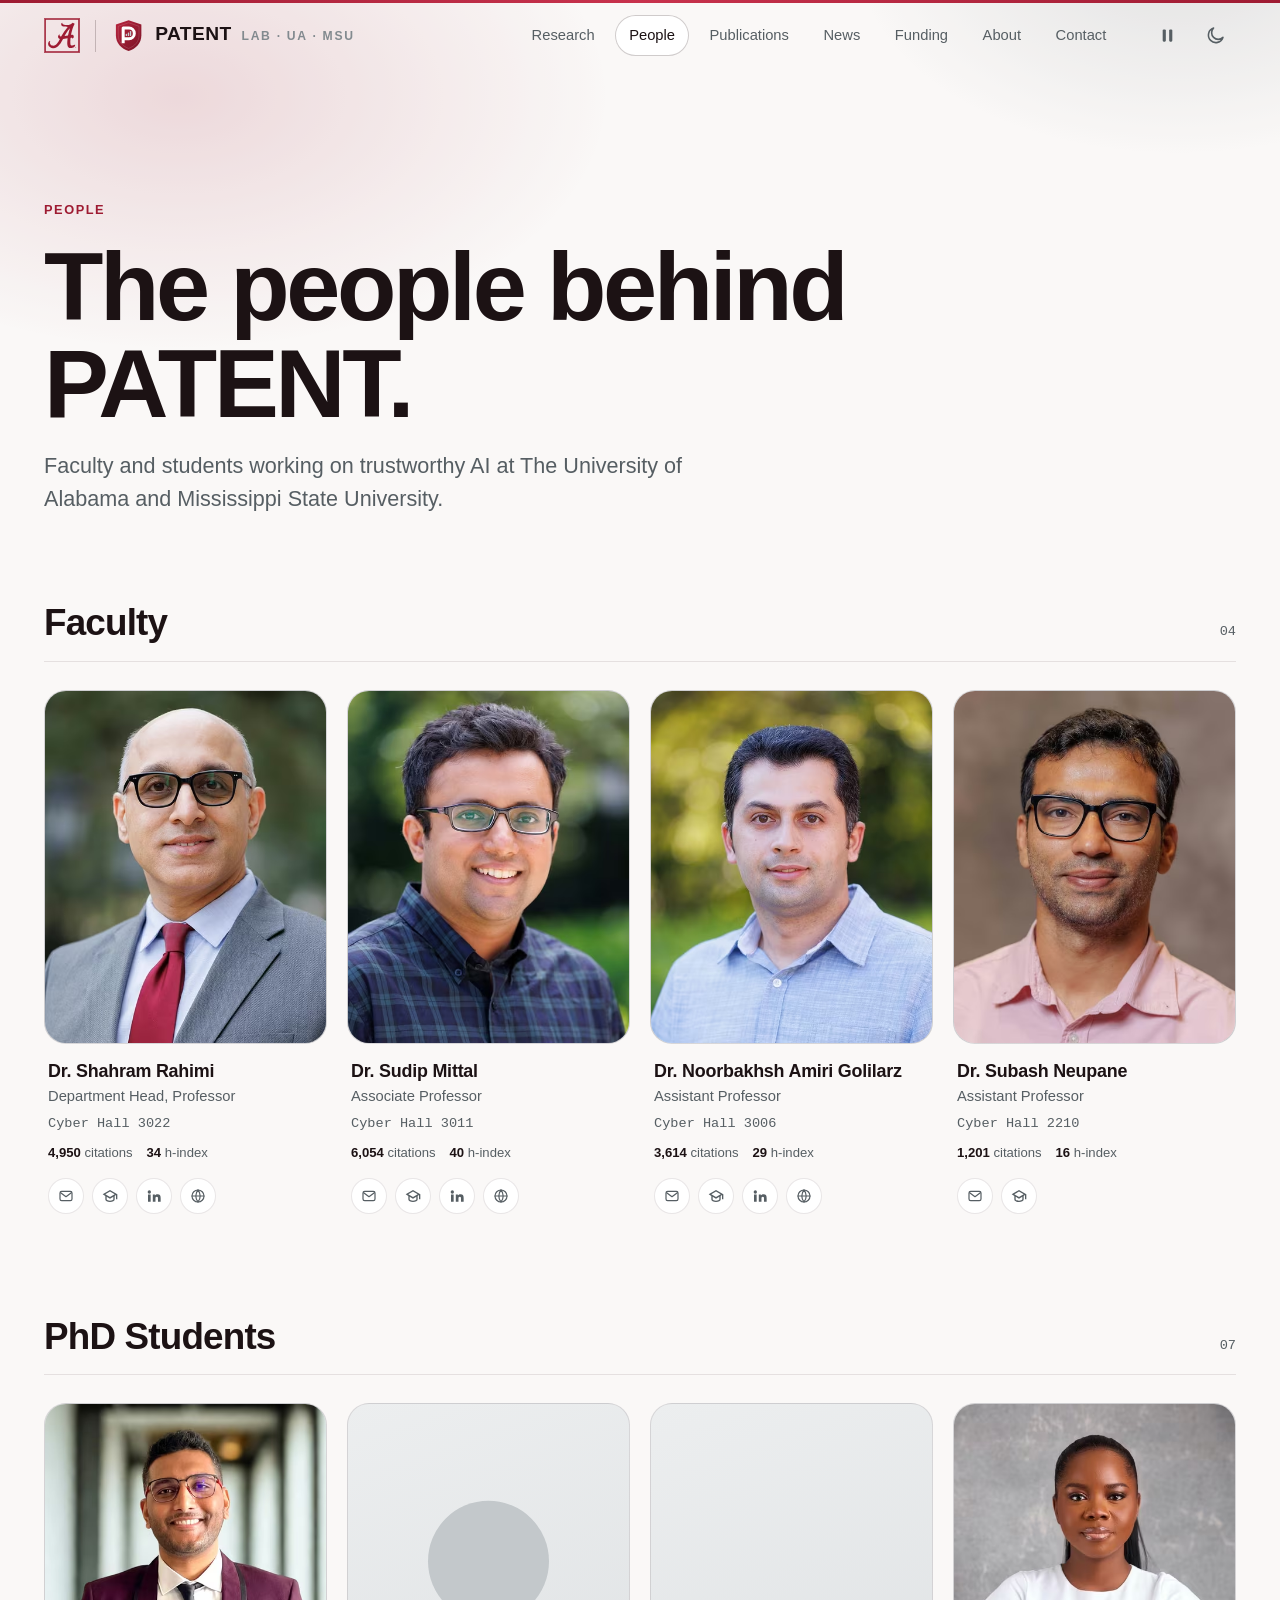
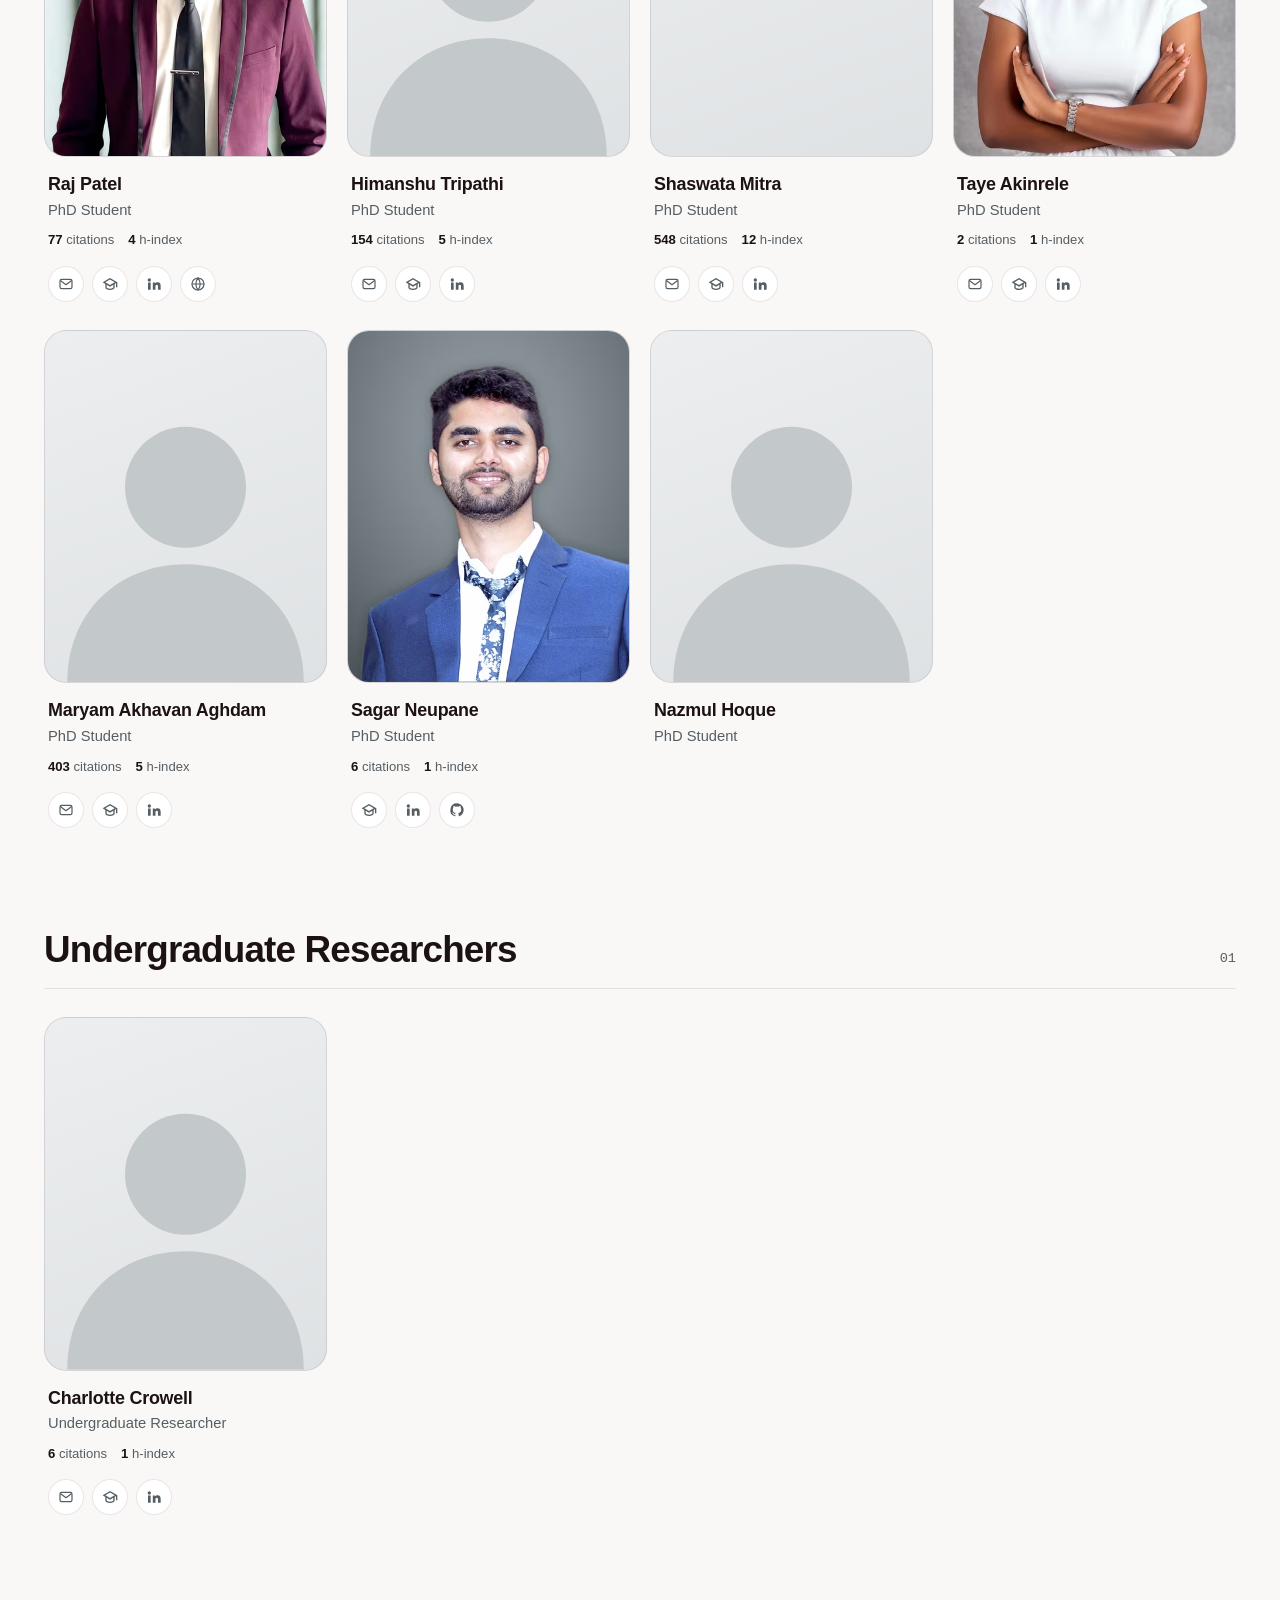
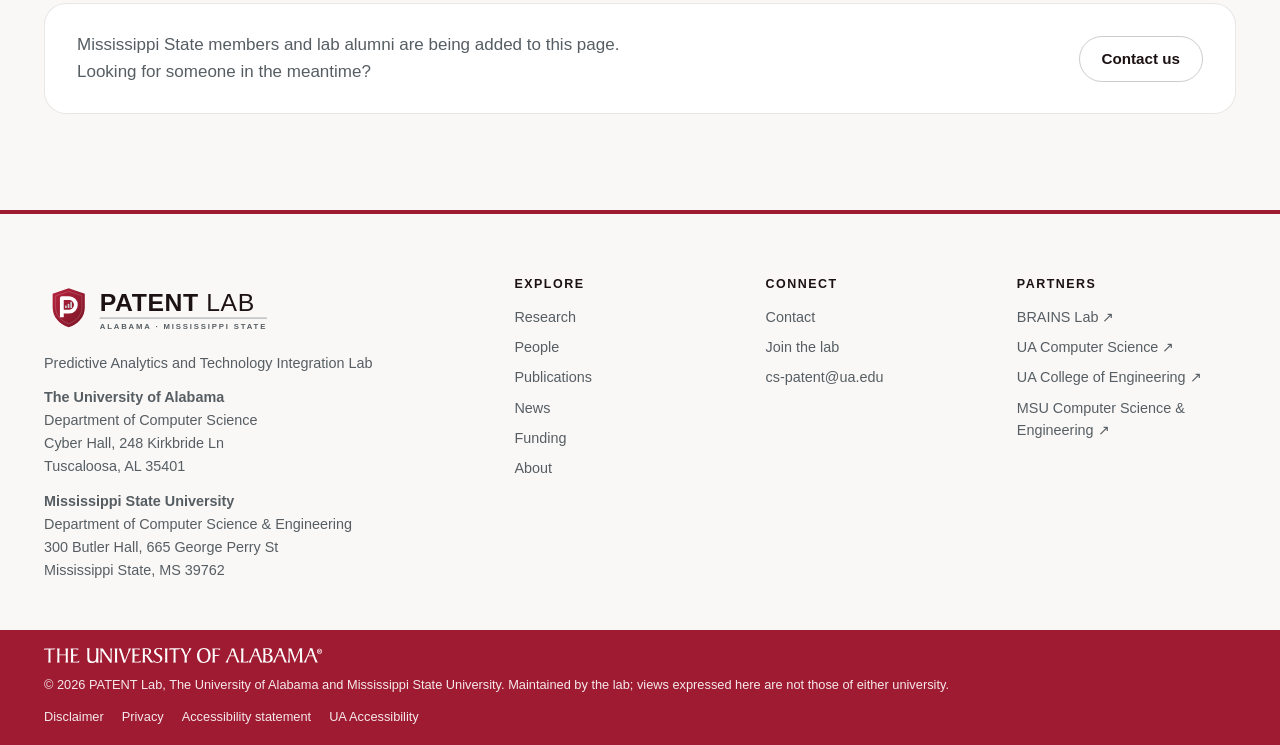
<file: people.html>
<!DOCTYPE html>
<html lang="en" class="no-js" data-theme="dark">
<head>
<meta charset="utf-8">
<meta name="viewport" content="width=device-width, initial-scale=1, viewport-fit=cover">
<title>People · PATENT Lab</title>
<meta name="description" content="Faculty and students of PATENT Lab at The University of Alabama and Mississippi State University.">
<meta name="theme-color" content="#0c090a" media="(prefers-color-scheme: dark)">
<meta name="theme-color" content="#faf8f7" media="(prefers-color-scheme: light)">
<meta property="og:type" content="website">
<meta property="og:site_name" content="PATENT Lab">
<meta property="og:title" content="People · PATENT Lab">
<meta property="og:description" content="Faculty and students of PATENT Lab at The University of Alabama and Mississippi State University.">
<meta property="og:image" content="https://ua-patent.github.io/assets/img/og-image.jpg">
<meta name="twitter:card" content="summary_large_image">
<link rel="icon" href="assets/img/favicon.svg" type="image/svg+xml">
<link rel="apple-touch-icon" href="assets/img/apple-touch-icon.png">
<link rel="stylesheet" href="assets/css/style.css?v=8f55fde5">
<script>(function(){var d=document.documentElement,t;d.className=d.className.replace('no-js','js');try{t=localStorage.getItem('theme')}catch(e){}if(t!=='light'&&t!=='dark')t=matchMedia('(prefers-color-scheme: light)').matches?'light':'dark';d.setAttribute('data-theme',t);try{if(localStorage.getItem('motion')==='paused')d.classList.add('motion-paused')}catch(e){}})();</script>
<script src="assets/js/main.js?v=bb76cafc" defer></script>
<script src="assets/js/people.js?v=c09c71b3" defer></script>
</head>
<body>
<a class="skip" href="#main">Skip to content</a>
<header class="nav">
  <div class="nav__inner wrap">
    <a class="ua-mark" href="https://www.ua.edu" target="_blank" rel="noopener" aria-label="The University of Alabama"><img class="ua-mark--crimson" src="assets/img/ua/Capstone_A-Crimson.svg" alt="" width="30" height="30"><img class="ua-mark--white" src="assets/img/ua/Capstone_A-White.svg" alt="" width="30" height="30"></a><span class="ua-sep" aria-hidden="true"></span>
    <a class="brand" href="./" aria-label="PATENT Lab home"><svg class="brand__mark" viewBox="0 0 64 64" aria-hidden="true"><defs><linearGradient id="pgnav" x1="0" y1="0" x2="1" y2="1"><stop offset="0" stop-color="#b8243e"/><stop offset="1" stop-color="#7a1426"/></linearGradient></defs><path d="M32 2.5 56.5 10.8v20.4c0 15.3-10.2 25.5-24.5 30.6C17.7 56.7 7.5 46.5 7.5 31.2V10.8z" fill="url(#pgnav)"/><path d="M32 7.2 52 14v17.2c0 12.6-8.4 21.1-20 25.4-11.6-4.3-20-12.8-20-25.4V14z" fill="none" stroke="#fff" stroke-opacity=".22" stroke-width="1.2"/><path d="M21.5 46.5V17.5h11.2a10.2 10.2 0 0 1 0 20.4H21.5" fill="none" stroke="#fff" stroke-width="5.8" stroke-linejoin="round"/><g fill="#c9ced1"><rect x="26.4" y="28.6" width="2.6" height="4" rx="1"/><rect x="30.4" y="26" width="2.6" height="6.6" rx="1"/><rect x="34.4" y="23" width="2.6" height="9.6" rx="1"/></g></svg>PATENT<small>Lab · UA · MSU</small></a>
    <nav aria-label="Primary"><ul class="nav__links" id="nav-links"><li><a href="research.html">Research</a></li><li><a href="people.html" aria-current="page">People</a></li><li><a href="publications.html">Publications</a></li><li><a href="news.html">News</a></li><li><a href="funding.html">Funding</a></li><li><a href="about.html">About</a></li><li><a href="contact.html">Contact</a></li></ul></nav>
    <div class="nav__actions">
      <button class="icon-toggle" type="button" data-motion-toggle aria-pressed="false" aria-label="Pause animations"><svg class="icon--pause" viewBox="0 0 24 24" fill="currentColor" aria-hidden="true"><rect x="6.5" y="5" width="3.6" height="14" rx="1.2"/><rect x="13.9" y="5" width="3.6" height="14" rx="1.2"/></svg><svg class="icon--play" viewBox="0 0 24 24" fill="currentColor" aria-hidden="true"><path d="M8 5.5v13a1 1 0 0 0 1.5.86l10.4-6.5a1 1 0 0 0 0-1.72L9.5 4.64A1 1 0 0 0 8 5.5Z"/></svg></button>
      <button class="icon-toggle" type="button" data-theme-toggle aria-label="Switch theme"><svg class="icon--sun" viewBox="0 0 24 24" fill="none" stroke="currentColor" stroke-width="1.8" stroke-linecap="round" aria-hidden="true"><circle cx="12" cy="12" r="4.2"/><path d="M12 2.5v2M12 19.5v2M4.6 4.6l1.4 1.4M18 18l1.4 1.4M2.5 12h2M19.5 12h2M4.6 19.4 6 18M18 6l1.4-1.4"/></svg><svg class="icon--moon" viewBox="0 0 24 24" fill="none" stroke="currentColor" stroke-width="1.8" stroke-linecap="round" stroke-linejoin="round" aria-hidden="true"><path d="M20.5 14.2A8.5 8.5 0 1 1 9.8 3.5a6.8 6.8 0 0 0 10.7 10.7Z"/></svg></button>
      <button class="icon-toggle nav__menu" type="button" aria-expanded="false" aria-controls="nav-links" aria-label="Open menu"><svg viewBox="0 0 24 24" fill="none" stroke="currentColor" stroke-width="1.8" stroke-linecap="round" aria-hidden="true"><path d="M4 8h16M4 16h16"/></svg></button>
    </div>
  </div>
</header>

<main id="main">
  <section class="page-hero">
    <div class="wrap">
      <span class="eyebrow">People</span>
      <h1 class="display-xl">The people behind PATENT.</h1>
      <p class="lead">Faculty and students working on trustworthy AI at The University of Alabama and Mississippi State University.</p>
    </div>
  </section>
  <section class="section--tight" style="padding-top:0">
    <div class="wrap">
      <div id="people" aria-busy="true" aria-live="polite">
        <noscript><p class="empty">Turn on JavaScript to see the team, or email <a href="mailto:cs-patent@ua.edu">cs-patent@ua.edu</a>.</p></noscript>
      </div>
      <div class="people-note reveal">
        <p>Mississippi State members and lab alumni are being added to this page. Looking for someone in the meantime?</p>
        <a class="btn btn--ghost" href="contact.html">Contact us</a>
      </div>
    </div>
  </section>
</main>

<footer class="footer">
  <div class="wrap">
    <div class="footer__grid">
      <div>
        <svg class="footer__logo" viewBox="0 0 420 96" role="img" aria-label="PATENT Lab, The University of Alabama and Mississippi State University"><use href="#patent-lockup"/></svg>
        <p>Predictive Analytics and Technology Integration Lab</p>
        <address><b>The University of Alabama</b><br>Department of Computer Science<br>Cyber Hall, 248 Kirkbride Ln<br>Tuscaloosa, AL 35401</address><address><b>Mississippi State University</b><br>Department of Computer Science &amp; Engineering<br>300 Butler Hall, 665 George Perry St<br>Mississippi State, MS 39762</address>
      </div>
      <div>
        <h2>Explore</h2>
        <ul><li><a href="research.html">Research</a></li><li><a href="people.html">People</a></li><li><a href="publications.html">Publications</a></li><li><a href="news.html">News</a></li><li><a href="funding.html">Funding</a></li><li><a href="about.html">About</a></li></ul>
      </div>
      <div>
        <h2>Connect</h2>
        <ul><li><a href="contact.html">Contact</a></li><li><a href="contact.html#join">Join the lab</a></li><li><a href="mailto:cs-patent@ua.edu">cs-patent@ua.edu</a></li></ul>
      </div>
      <div>
        <h2>Partners</h2>
        <ul><li><a href="https://sites.ua.edu/brains/" target="_blank" rel="noopener">BRAINS Lab ↗</a></li><li><a href="https://cs.ua.edu" target="_blank" rel="noopener">UA Computer Science ↗</a></li><li><a href="https://eng.ua.edu" target="_blank" rel="noopener">UA College of Engineering ↗</a></li><li><a href="https://www.cse.msstate.edu" target="_blank" rel="noopener">MSU Computer Science &amp; Engineering ↗</a></li></ul>
      </div>
    </div>
  </div>
  <div class="footer__legal">
    <div class="wrap">
      <a class="ua-nameplate" href="https://www.ua.edu" target="_blank" rel="noopener"><img src="assets/img/ua/UA_Wordmark-White.svg" alt="The University of Alabama" width="333" height="18"></a>
      <p>© <span data-year>2026</span> PATENT Lab, The University of Alabama and Mississippi State University. Maintained by the lab; views expressed here are not those of either university.</p>
      <ul><li><a href="https://www.ua.edu/disclaimer" target="_blank" rel="noopener">Disclaimer</a></li><li><a href="https://www.ua.edu/privacy" target="_blank" rel="noopener">Privacy</a></li><li><a href="accessibility.html">Accessibility statement</a></li><li><a href="https://accessibility.ua.edu/" target="_blank" rel="noopener">UA Accessibility</a></li></ul>
    </div>
  </div>
  <svg width="0" height="0" style="position:absolute" aria-hidden="true"><defs><linearGradient id="pgfoot" x1="0" y1="0" x2="1" y2="1"><stop offset="0" stop-color="#b8243e"/><stop offset="1" stop-color="#7a1426"/></linearGradient>
    <g id="patent-lockup"><g transform="translate(6 14) scale(1.06)"><path d="M32 2.5 56.5 10.8v20.4c0 15.3-10.2 25.5-24.5 30.6C17.7 56.7 7.5 46.5 7.5 31.2V10.8z" fill="url(#pgfoot)"/><path d="M32 7.2 52 14v17.2c0 12.6-8.4 21.1-20 25.4-11.6-4.3-20-12.8-20-25.4V14z" fill="none" stroke="#fff" stroke-opacity=".22" stroke-width="1.2"/><path d="M21.5 46.5V17.5h11.2a10.2 10.2 0 0 1 0 20.4H21.5" fill="none" stroke="#fff" stroke-width="5.8" stroke-linejoin="round"/><g fill="#c9ced1"><rect x="26.4" y="28.6" width="2.6" height="4" rx="1"/><rect x="30.4" y="26" width="2.6" height="6.6" rx="1"/><rect x="34.4" y="23" width="2.6" height="9.6" rx="1"/></g></g>
    <g font-family="-apple-system, BlinkMacSystemFont, 'SF Pro Display', 'Helvetica Neue', Arial, sans-serif"><text fill="currentColor" x="90" y="54" font-size="40" font-weight="800" letter-spacing="1">PATENT</text><text fill="currentColor" x="262" y="54" font-size="40" font-weight="300" letter-spacing="1">LAB</text><rect style="fill:var(--muted)" x="90" y="64" width="270" height="1.5" opacity=".6"/><text style="fill:var(--muted)" x="90" y="82" font-size="12.5" font-weight="600" letter-spacing="2.4" textLength="270" lengthAdjust="spacing">ALABAMA · MISSISSIPPI STATE</text></g></g></defs></svg>
</footer>
</body>
</html>
</file>
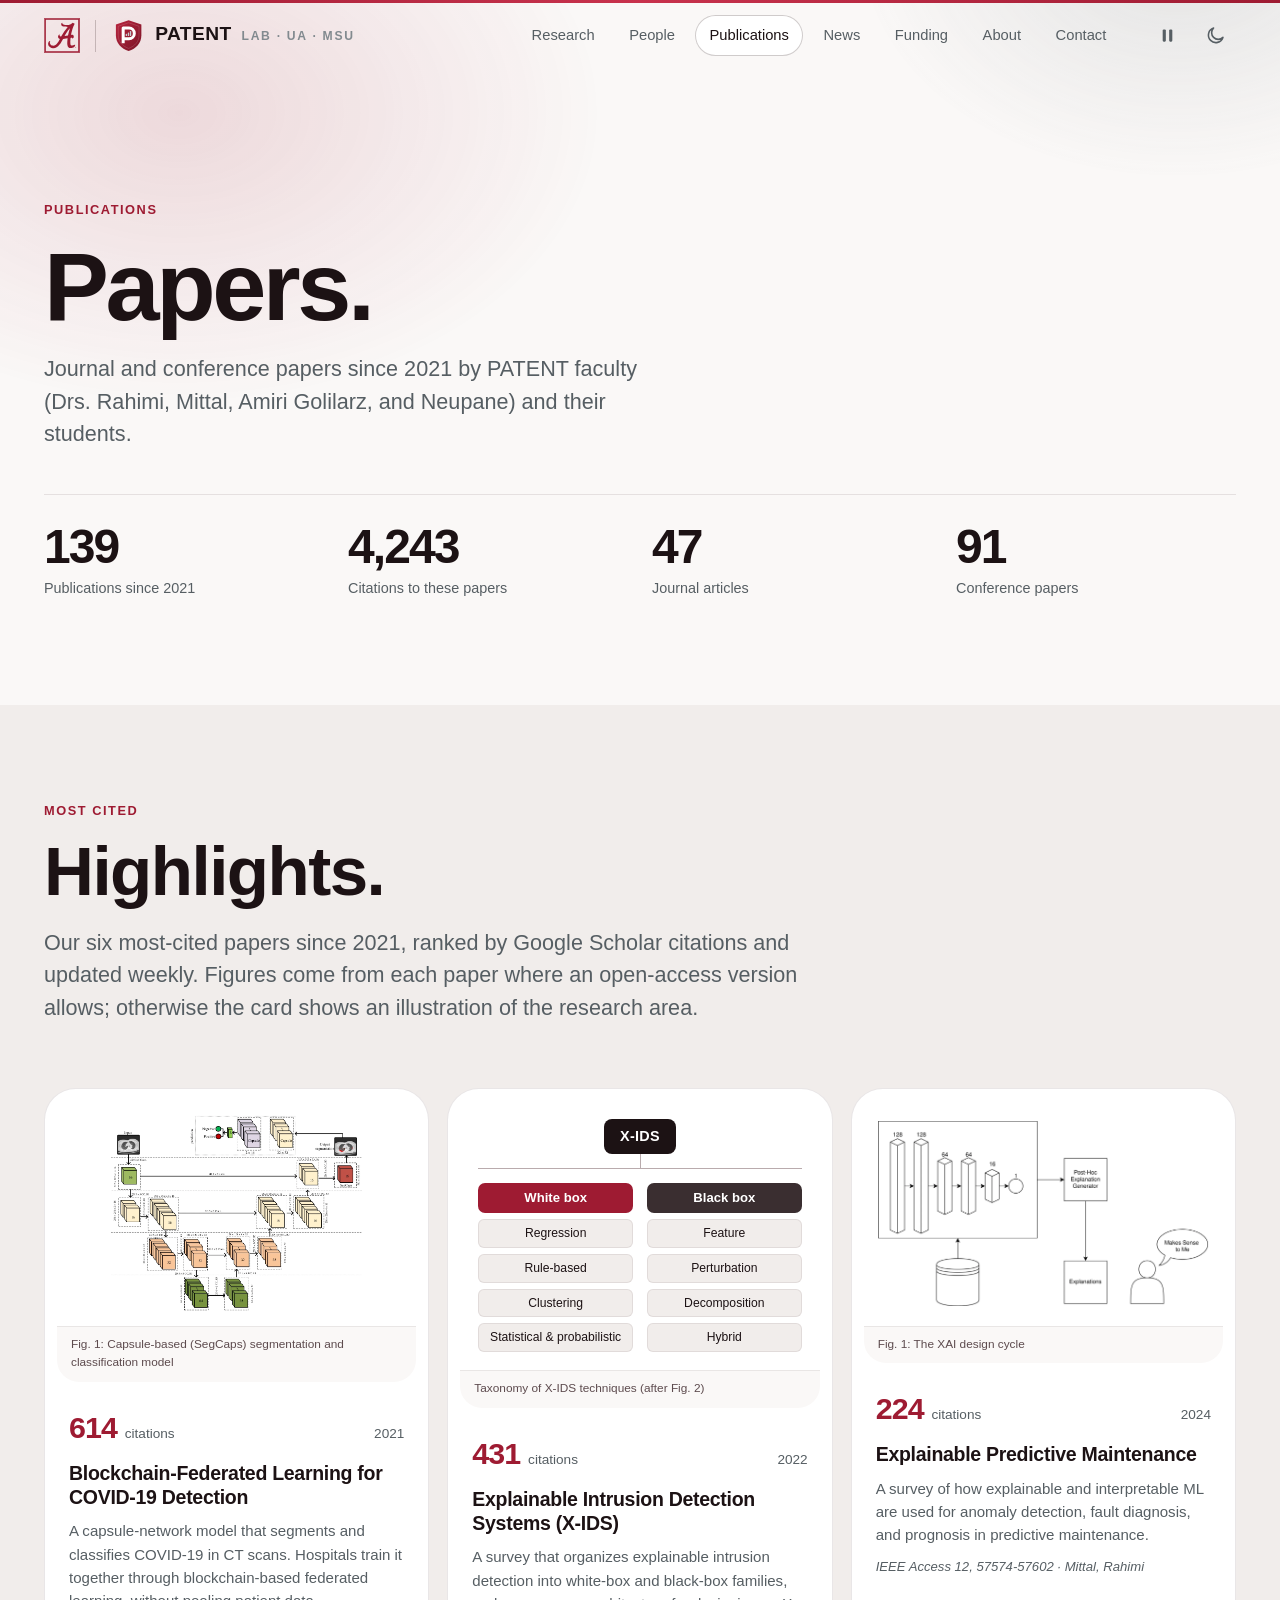
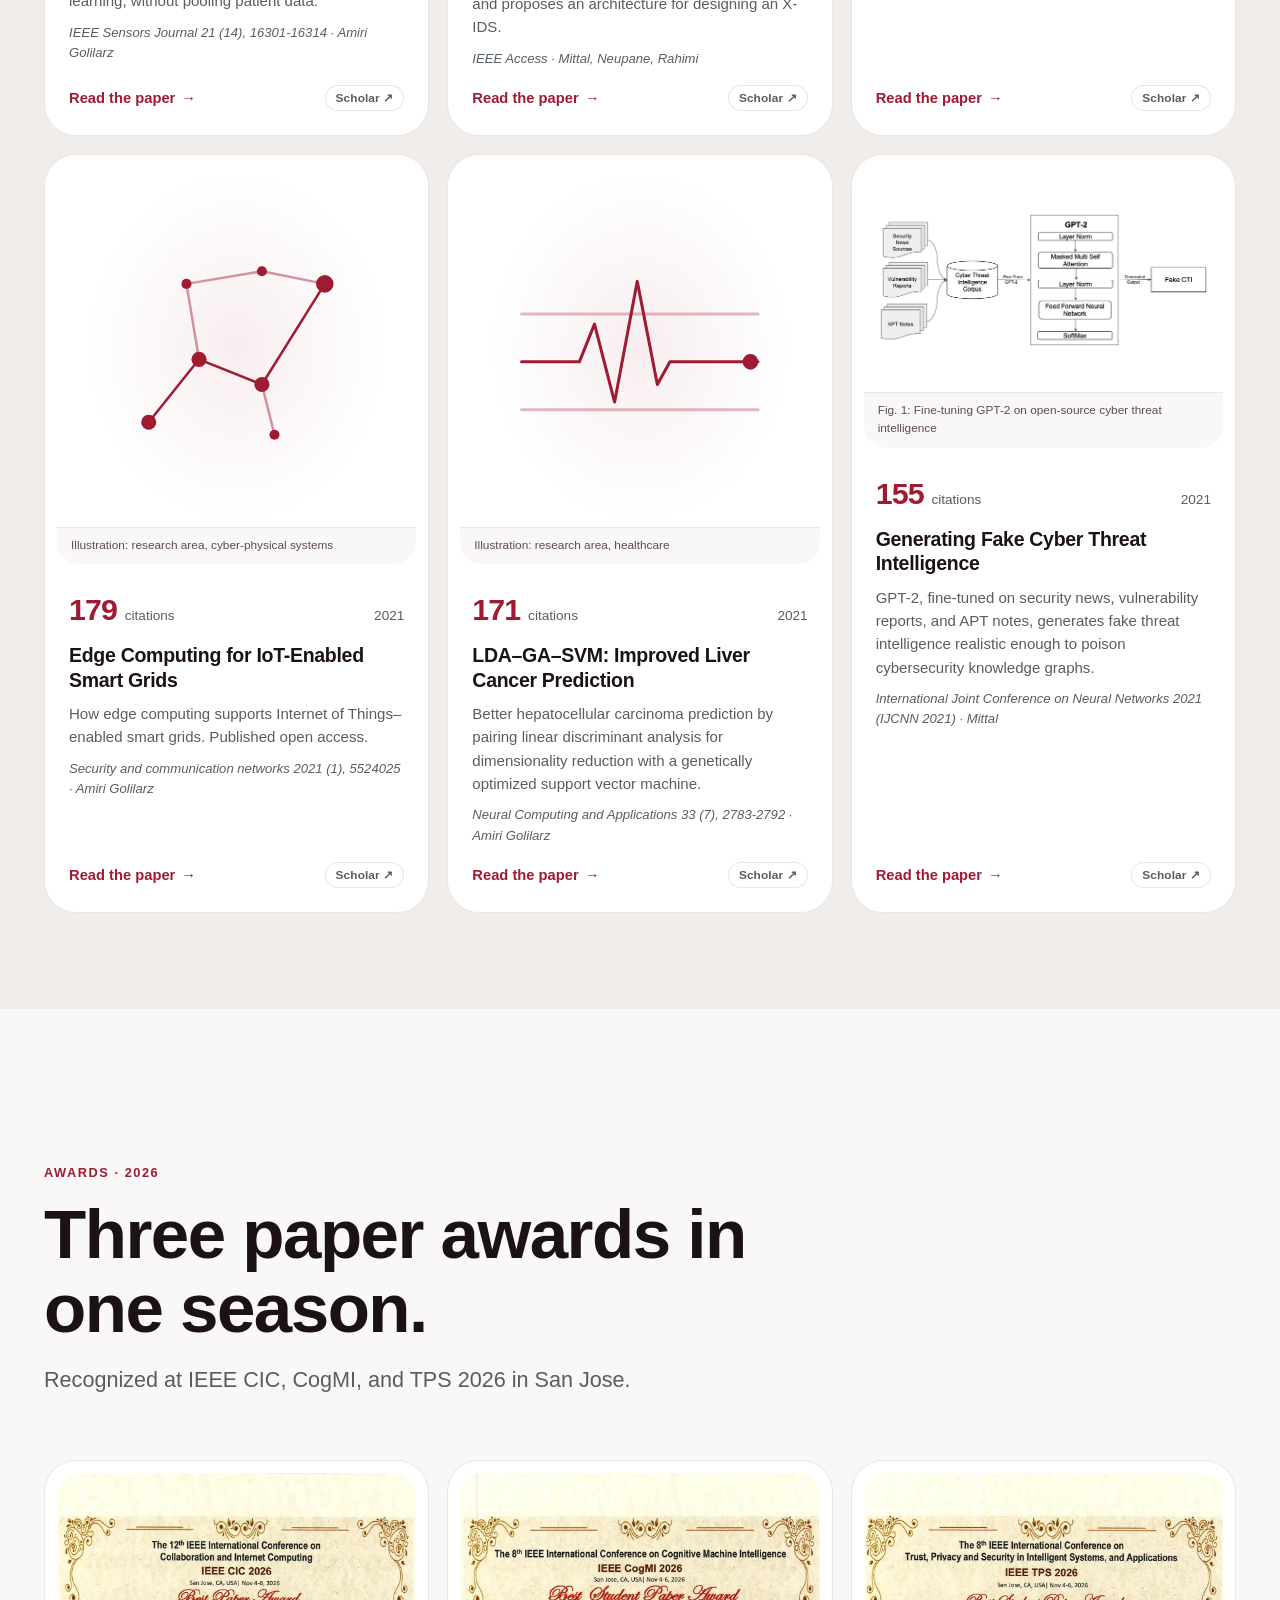
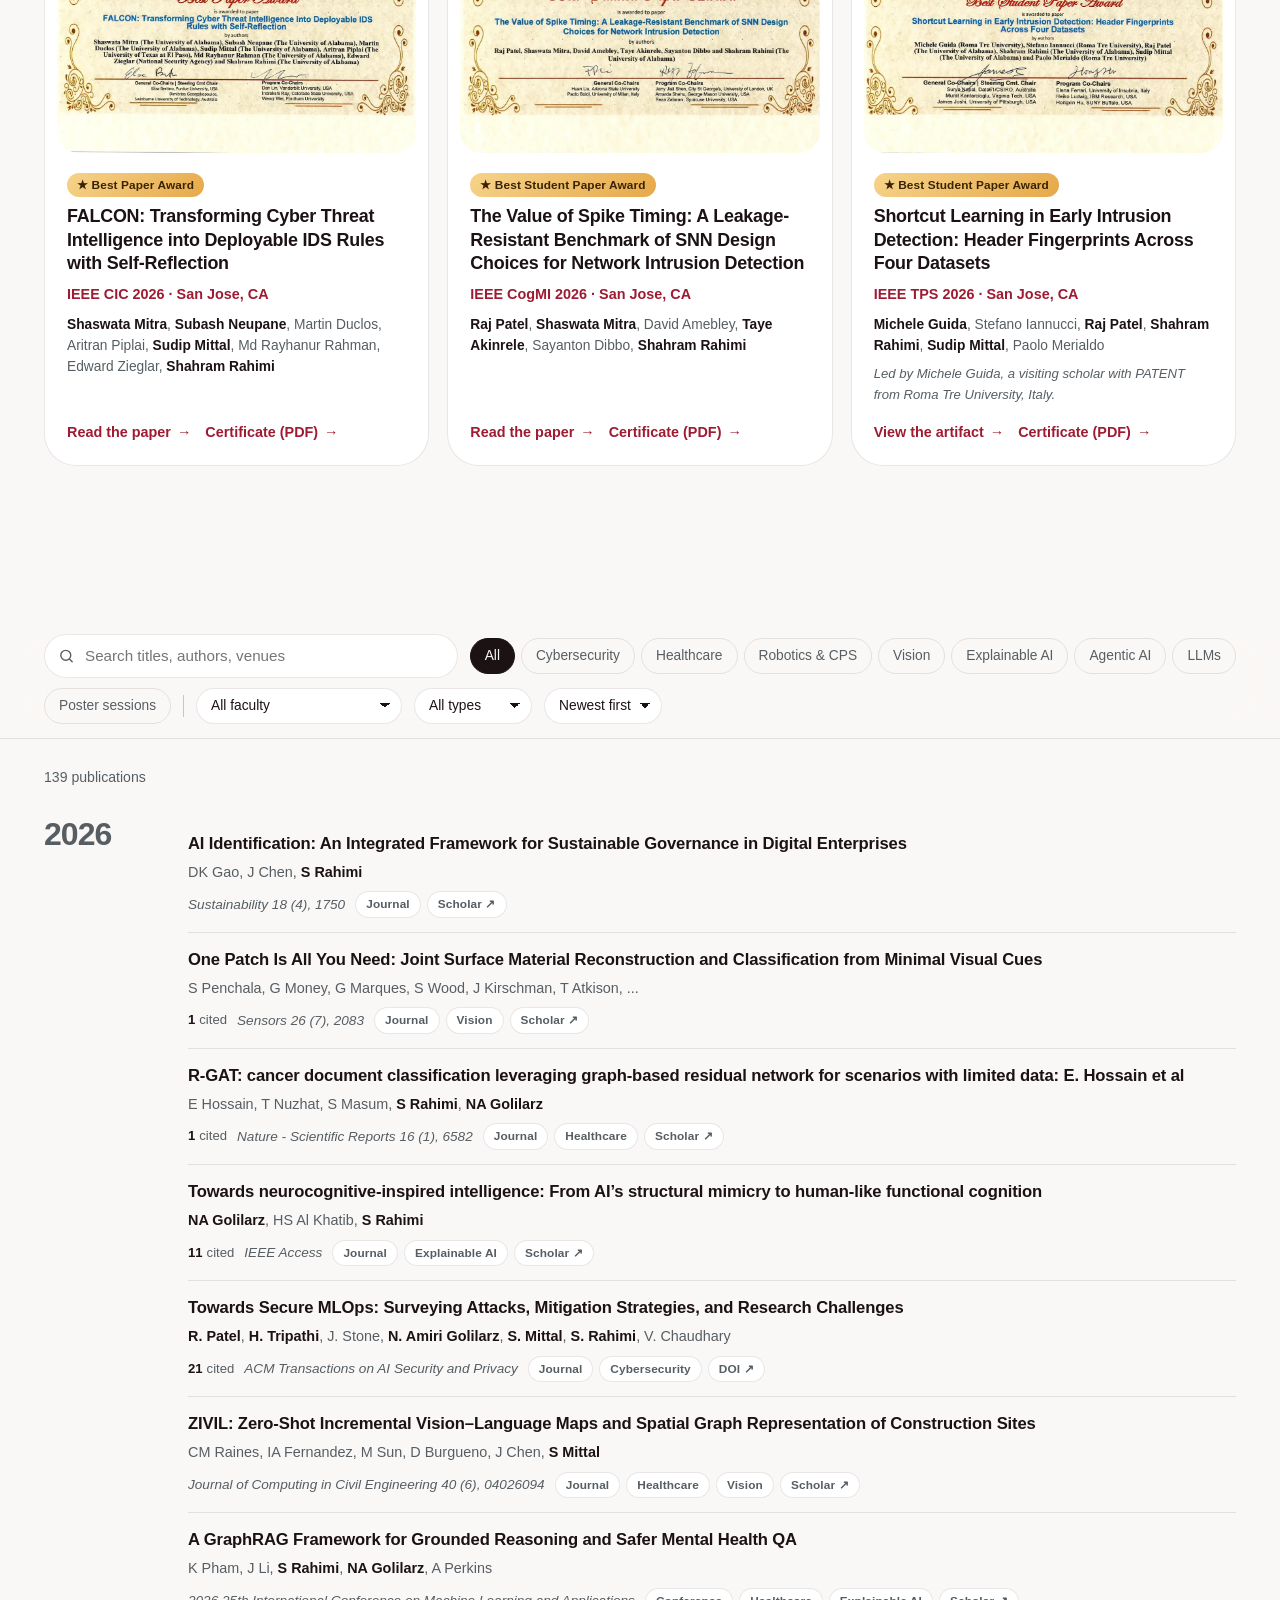
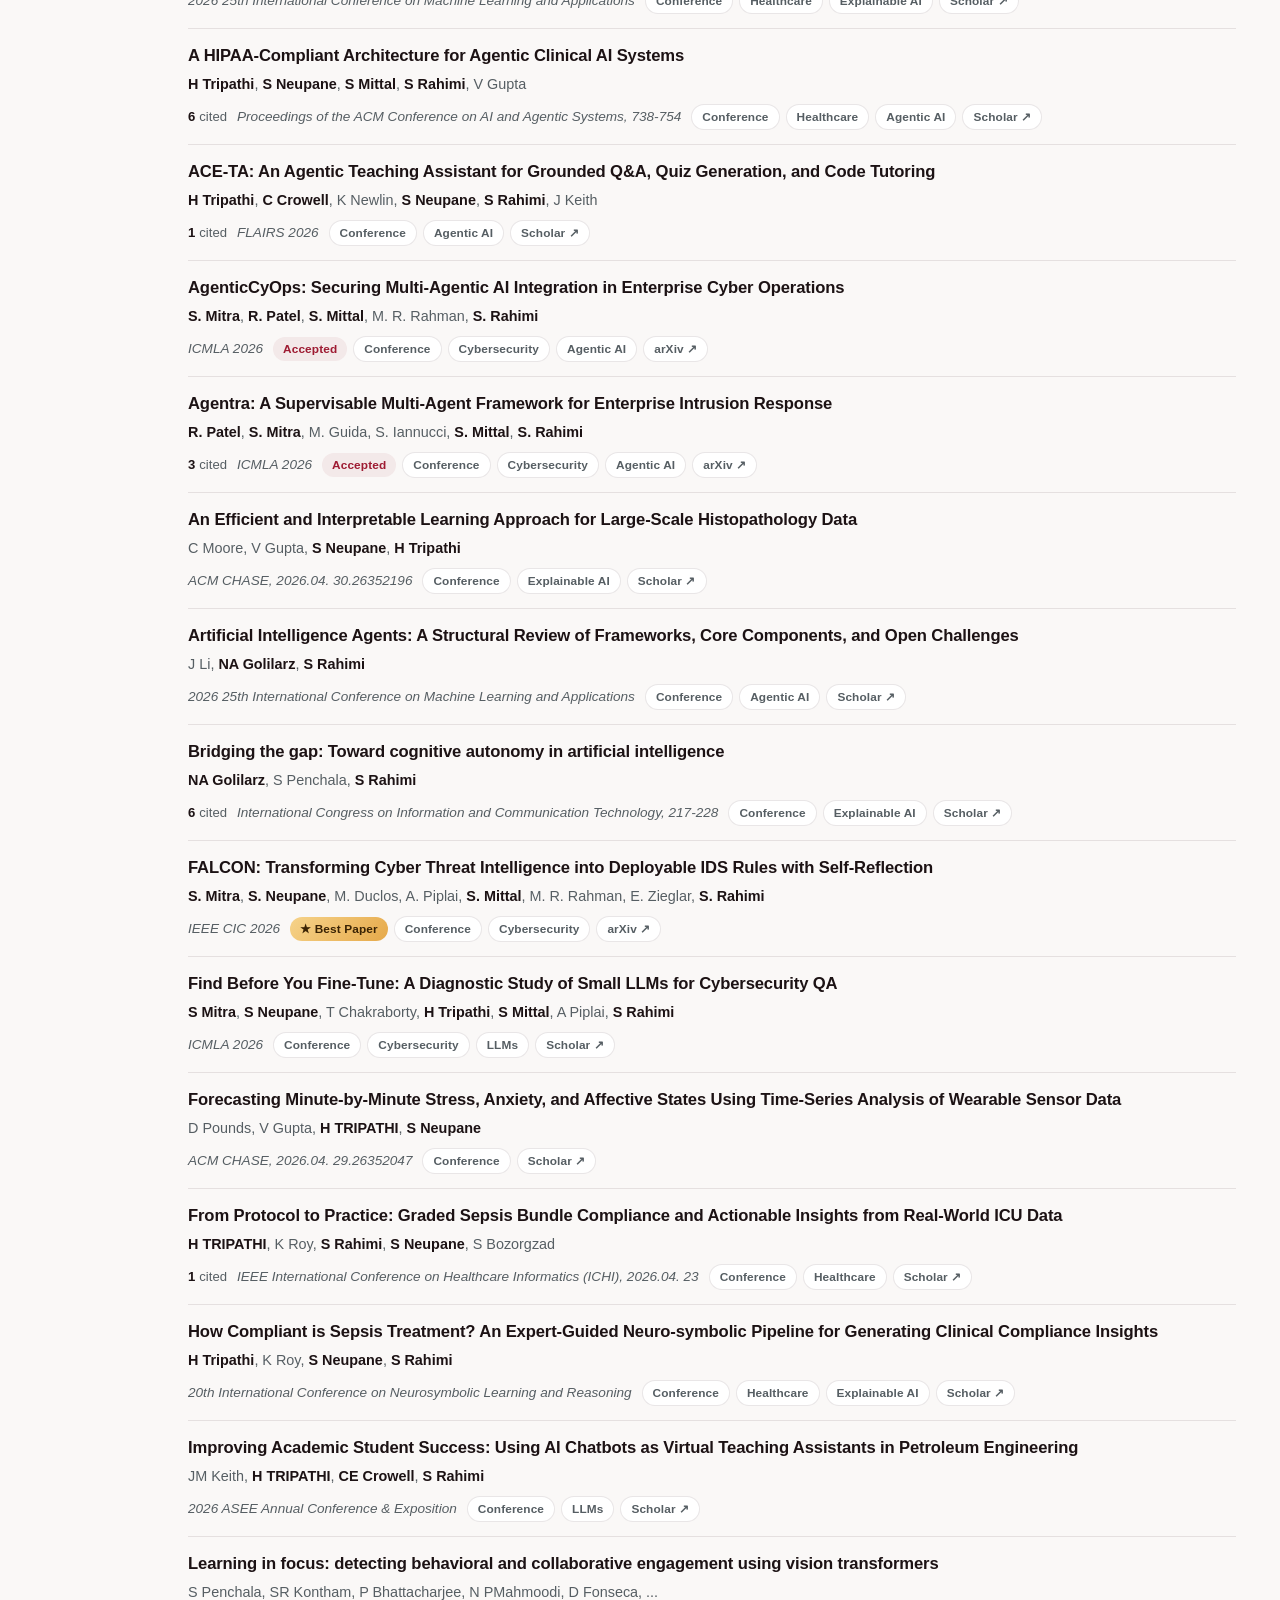
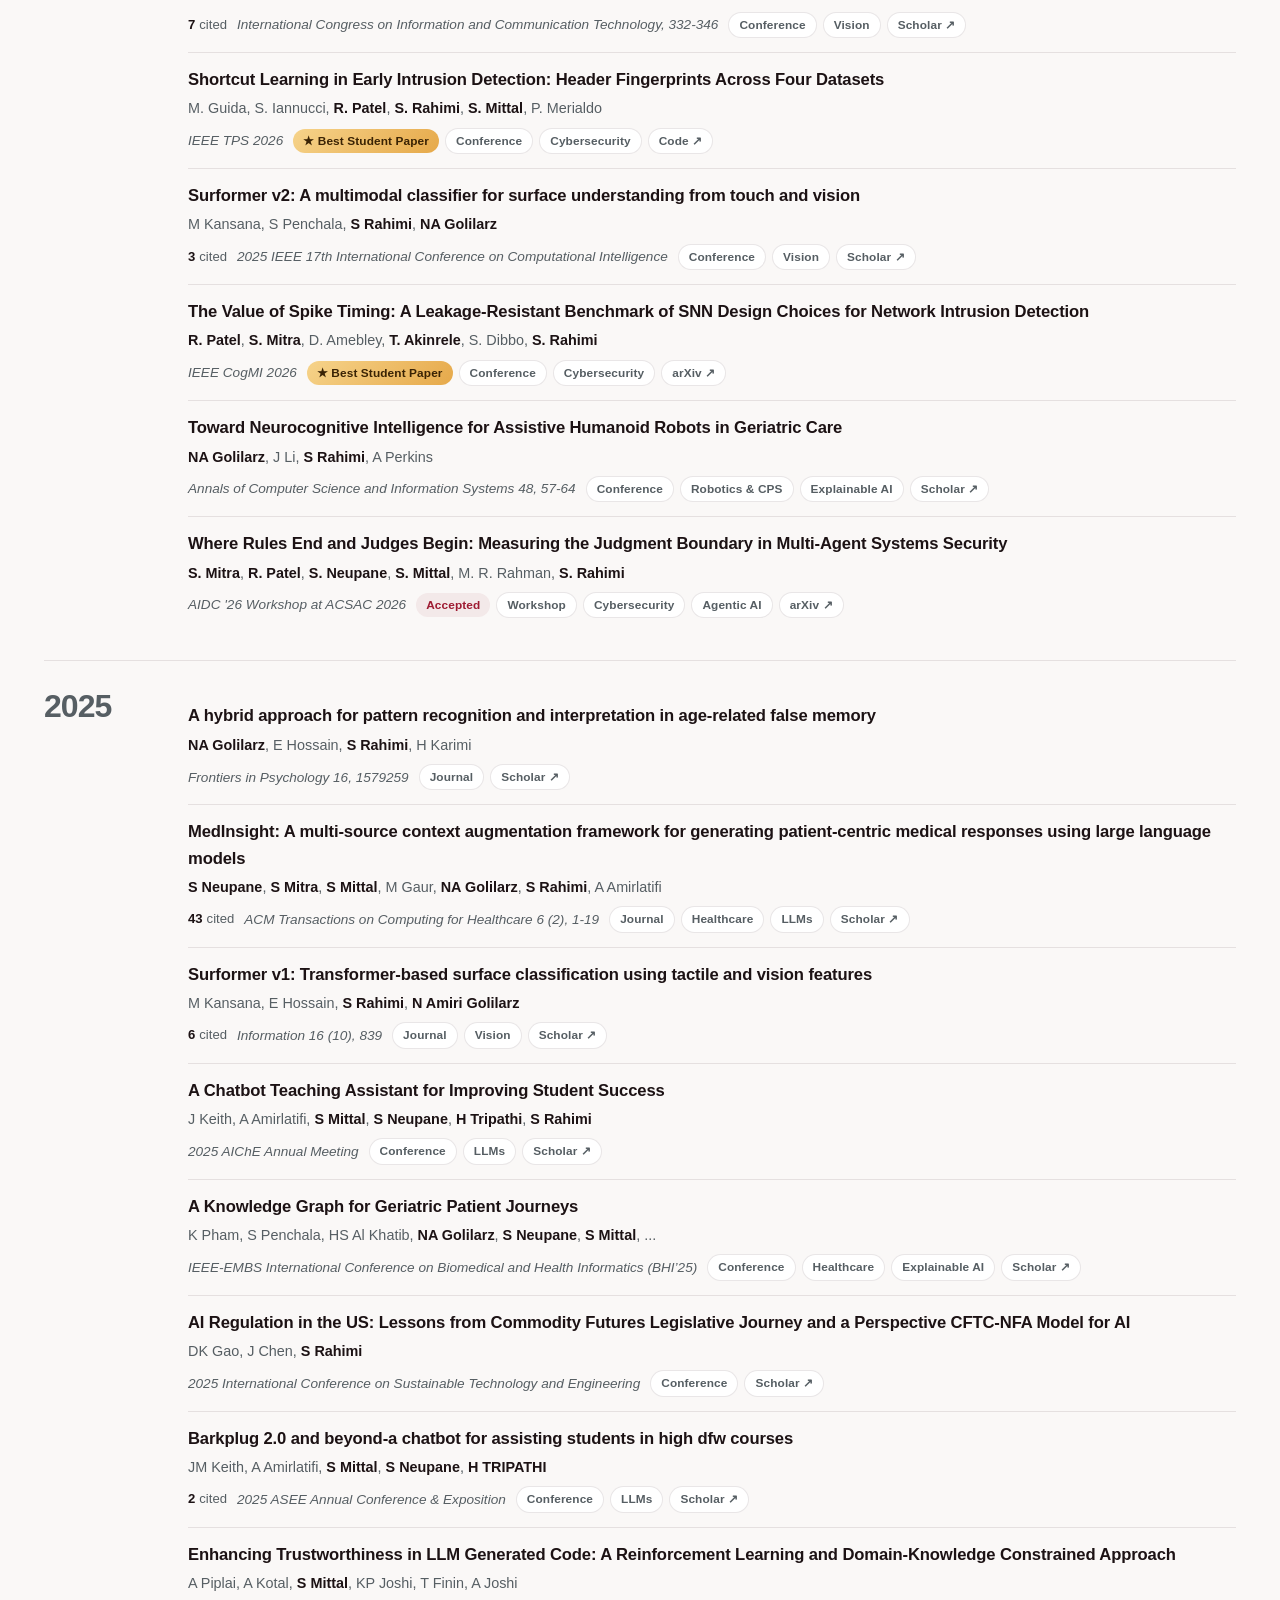
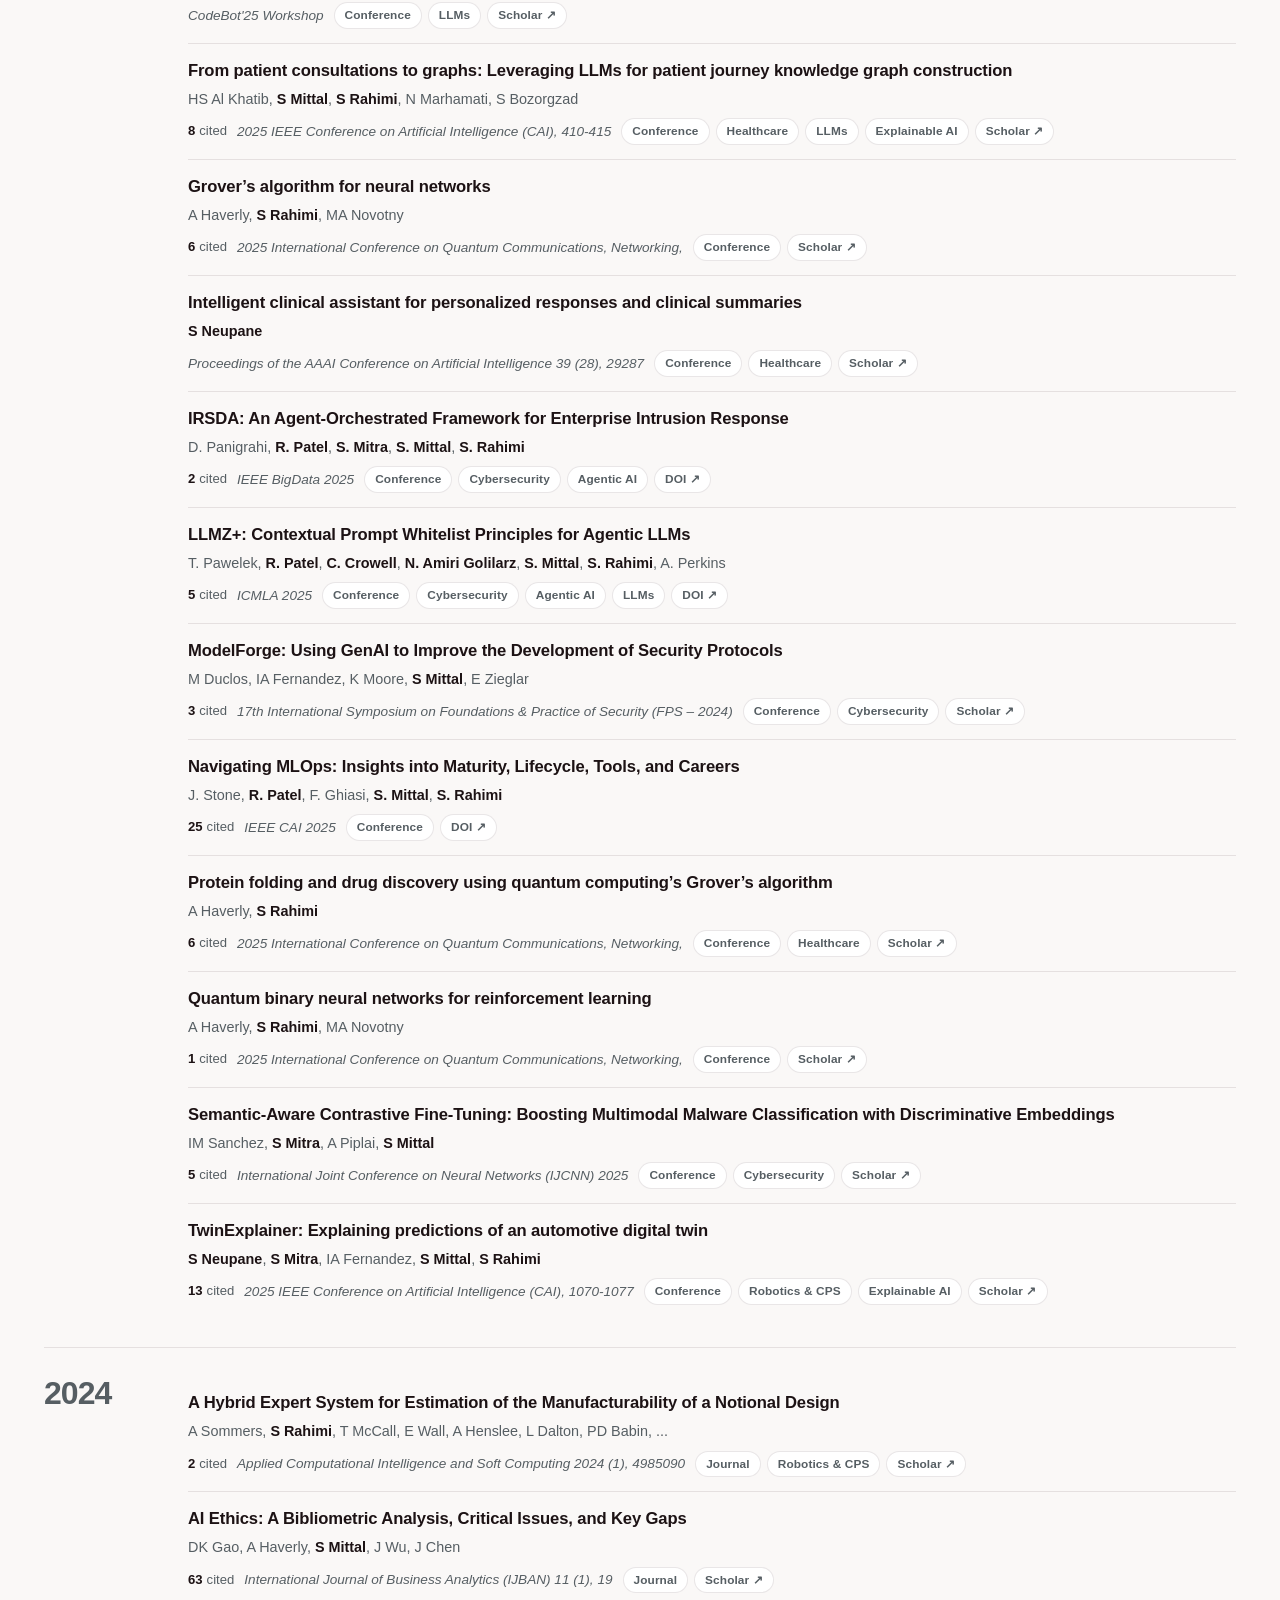
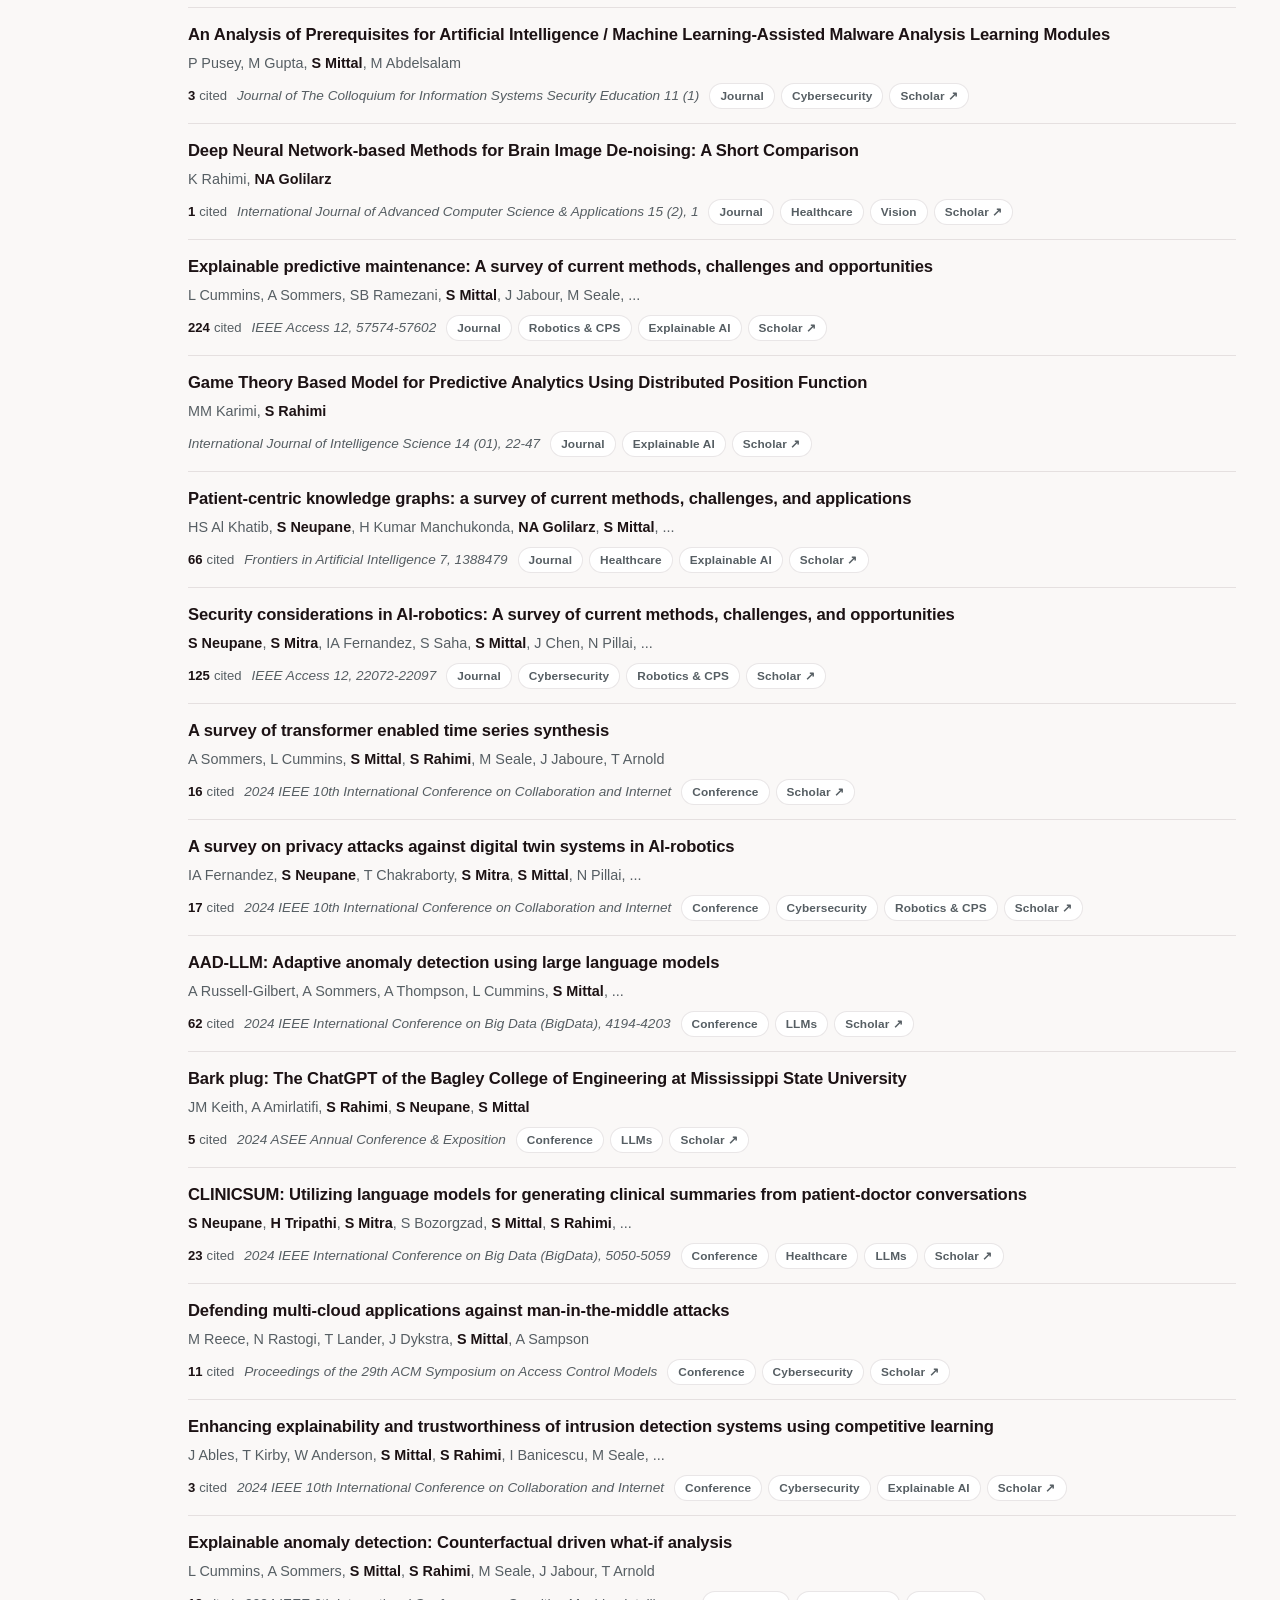
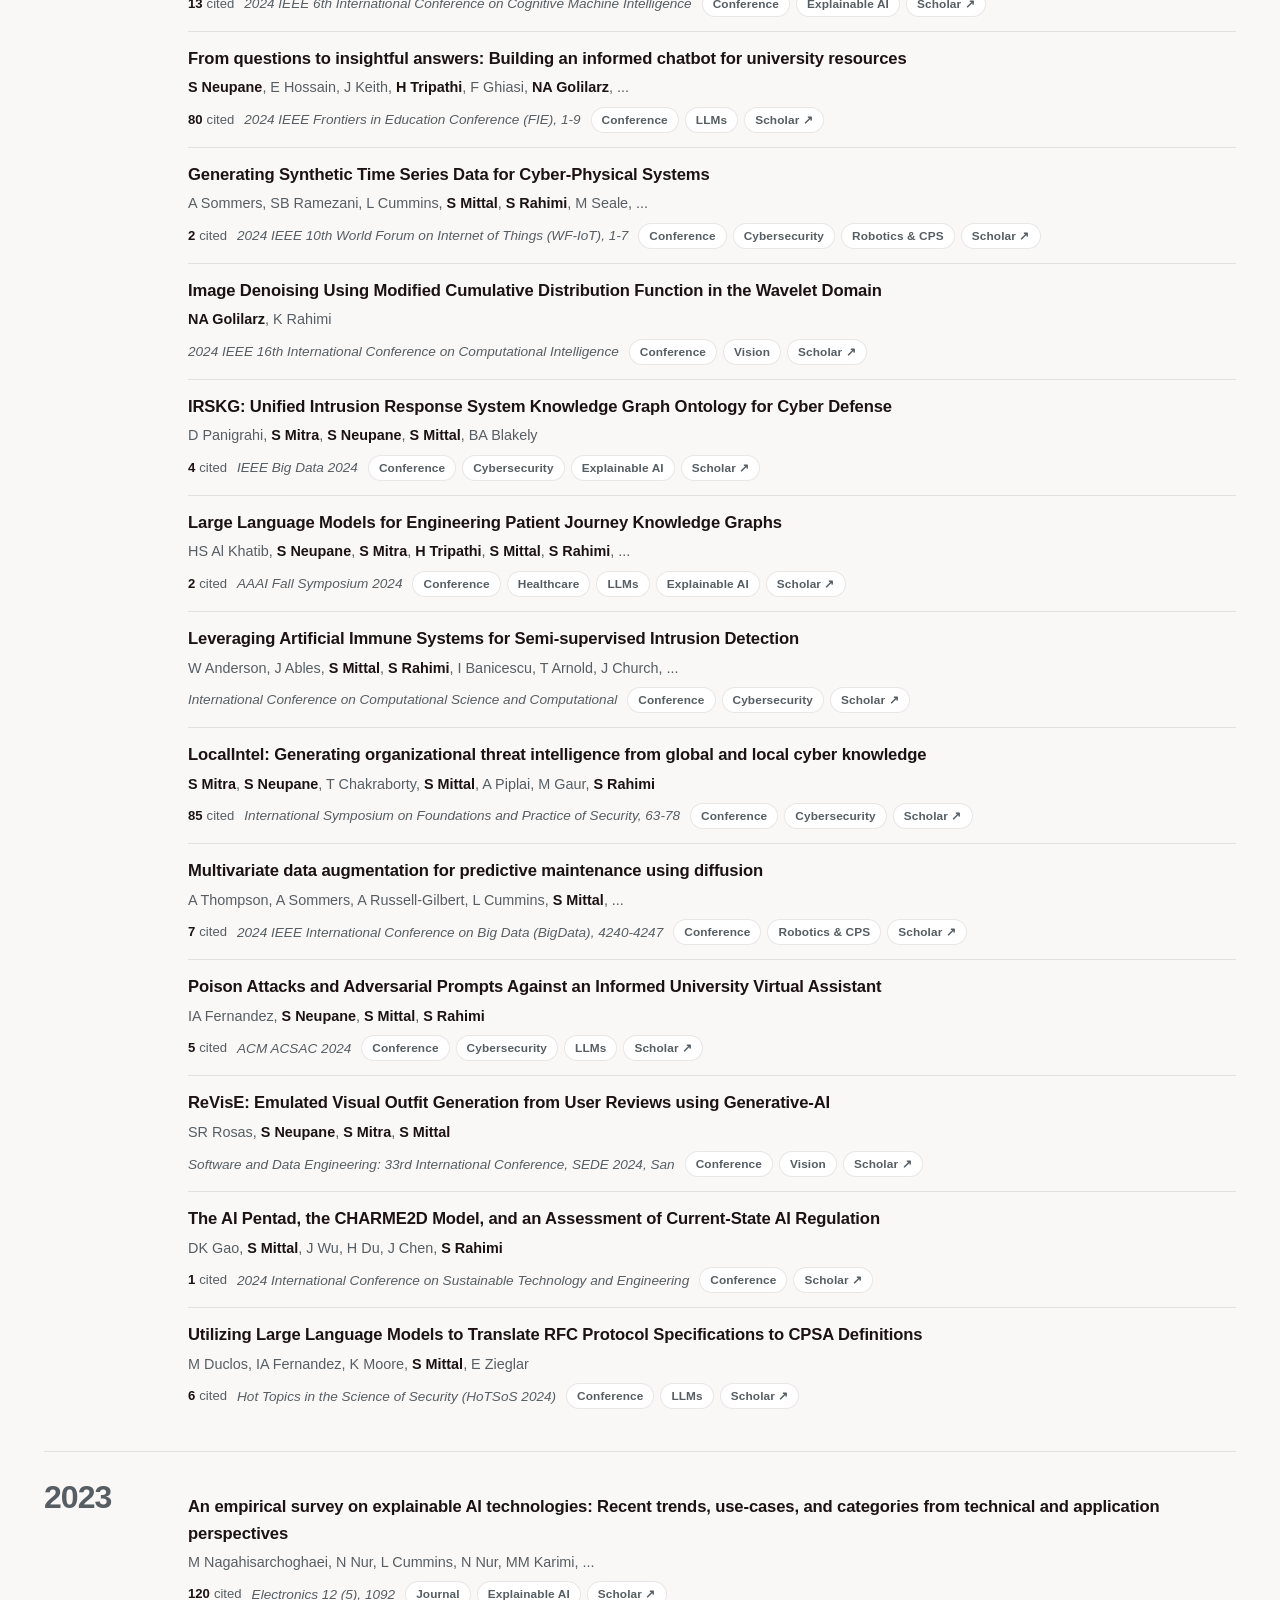
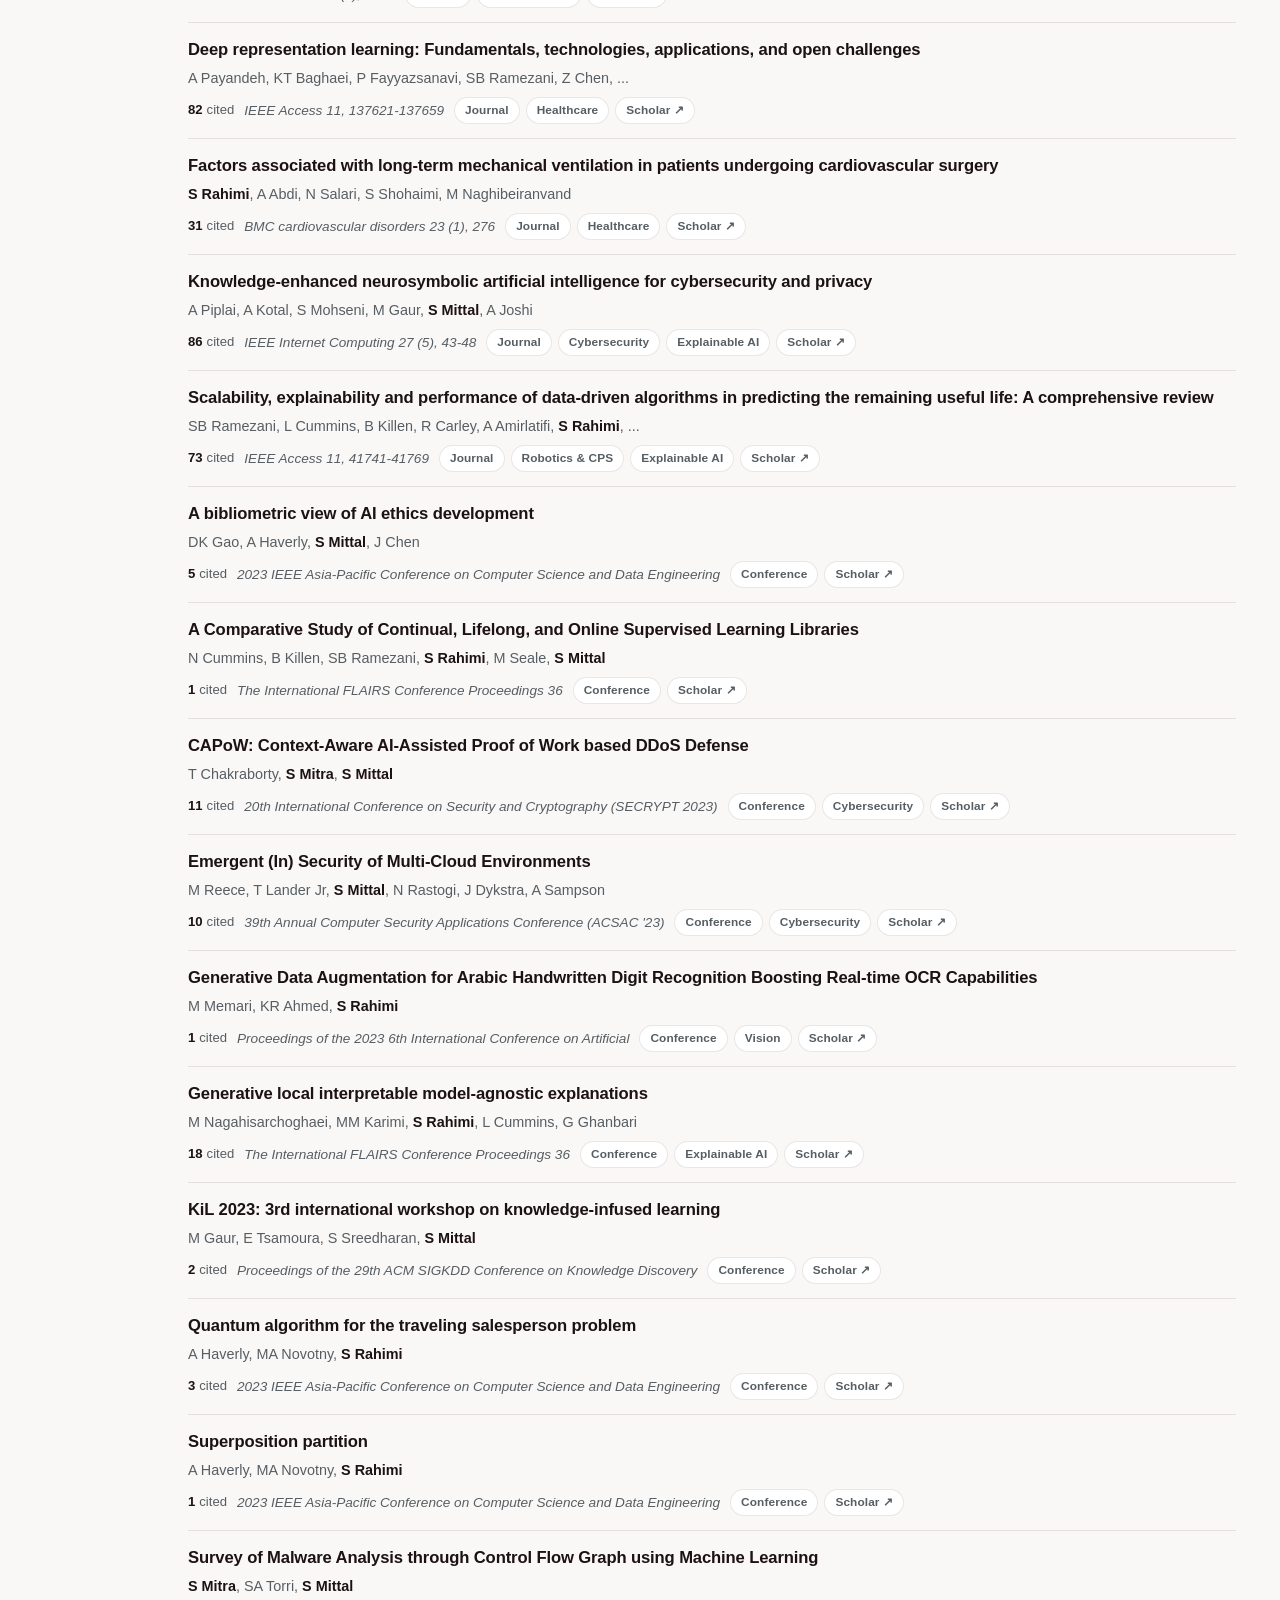
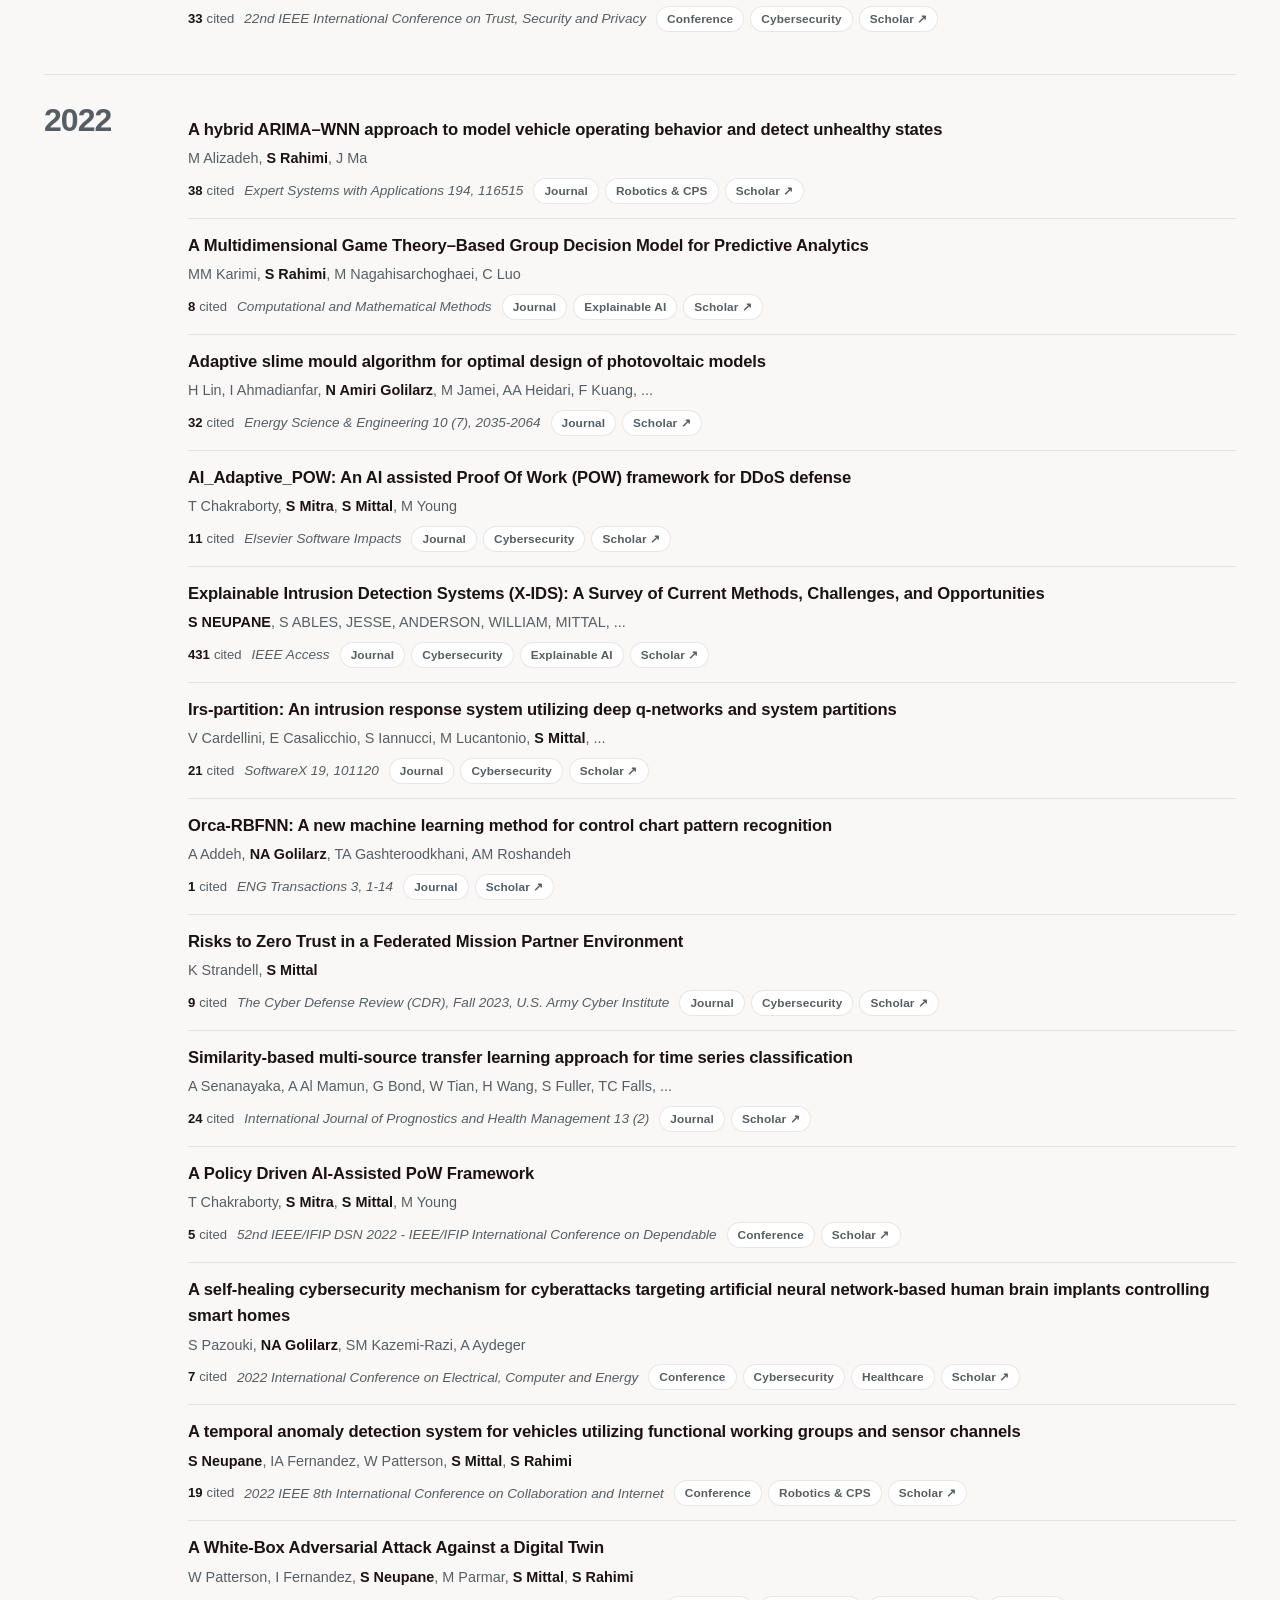
<file: publications.html>
<!DOCTYPE html>
<html lang="en" class="no-js" data-theme="dark">
<head>
<meta charset="utf-8">
<meta name="viewport" content="width=device-width, initial-scale=1, viewport-fit=cover">
<title>Publications · PATENT Lab</title>
<meta name="description" content="Journal and conference papers by PATENT Lab faculty and students, searchable by area, lab, faculty, type, and citations.">
<meta name="theme-color" content="#0c090a" media="(prefers-color-scheme: dark)">
<meta name="theme-color" content="#faf8f7" media="(prefers-color-scheme: light)">
<meta property="og:type" content="website">
<meta property="og:site_name" content="PATENT Lab">
<meta property="og:title" content="Publications · PATENT Lab">
<meta property="og:description" content="Journal and conference papers by PATENT Lab faculty and students, searchable by area, lab, faculty, type, and citations.">
<meta property="og:image" content="https://ua-patent.github.io/assets/img/og-image.jpg">
<meta name="twitter:card" content="summary_large_image">
<link rel="icon" href="assets/img/favicon.svg" type="image/svg+xml">
<link rel="apple-touch-icon" href="assets/img/apple-touch-icon.png">
<link rel="stylesheet" href="assets/css/style.css?v=8f55fde5">
<script>(function(){var d=document.documentElement,t;d.className=d.className.replace('no-js','js');try{t=localStorage.getItem('theme')}catch(e){}if(t!=='light'&&t!=='dark')t=matchMedia('(prefers-color-scheme: light)').matches?'light':'dark';d.setAttribute('data-theme',t);try{if(localStorage.getItem('motion')==='paused')d.classList.add('motion-paused')}catch(e){}})();</script>
<script src="assets/js/main.js?v=bb76cafc" defer></script>
<script src="assets/js/publications.js?v=a860bdf4" defer></script>
<script src="assets/js/highlights.js?v=afa6ad34" defer></script>
<script src="assets/js/posters.js?v=eb27fd3b" defer></script>
</head>
<body>
<a class="skip" href="#main">Skip to content</a>
<header class="nav">
  <div class="nav__inner wrap">
    <a class="ua-mark" href="https://www.ua.edu" target="_blank" rel="noopener" aria-label="The University of Alabama"><img class="ua-mark--crimson" src="assets/img/ua/Capstone_A-Crimson.svg" alt="" width="30" height="30"><img class="ua-mark--white" src="assets/img/ua/Capstone_A-White.svg" alt="" width="30" height="30"></a><span class="ua-sep" aria-hidden="true"></span>
    <a class="brand" href="./" aria-label="PATENT Lab home"><svg class="brand__mark" viewBox="0 0 64 64" aria-hidden="true"><defs><linearGradient id="pgnav" x1="0" y1="0" x2="1" y2="1"><stop offset="0" stop-color="#b8243e"/><stop offset="1" stop-color="#7a1426"/></linearGradient></defs><path d="M32 2.5 56.5 10.8v20.4c0 15.3-10.2 25.5-24.5 30.6C17.7 56.7 7.5 46.5 7.5 31.2V10.8z" fill="url(#pgnav)"/><path d="M32 7.2 52 14v17.2c0 12.6-8.4 21.1-20 25.4-11.6-4.3-20-12.8-20-25.4V14z" fill="none" stroke="#fff" stroke-opacity=".22" stroke-width="1.2"/><path d="M21.5 46.5V17.5h11.2a10.2 10.2 0 0 1 0 20.4H21.5" fill="none" stroke="#fff" stroke-width="5.8" stroke-linejoin="round"/><g fill="#c9ced1"><rect x="26.4" y="28.6" width="2.6" height="4" rx="1"/><rect x="30.4" y="26" width="2.6" height="6.6" rx="1"/><rect x="34.4" y="23" width="2.6" height="9.6" rx="1"/></g></svg>PATENT<small>Lab · UA · MSU</small></a>
    <nav aria-label="Primary"><ul class="nav__links" id="nav-links"><li><a href="research.html">Research</a></li><li><a href="people.html">People</a></li><li><a href="publications.html" aria-current="page">Publications</a></li><li><a href="news.html">News</a></li><li><a href="funding.html">Funding</a></li><li><a href="about.html">About</a></li><li><a href="contact.html">Contact</a></li></ul></nav>
    <div class="nav__actions">
      <button class="icon-toggle" type="button" data-motion-toggle aria-pressed="false" aria-label="Pause animations"><svg class="icon--pause" viewBox="0 0 24 24" fill="currentColor" aria-hidden="true"><rect x="6.5" y="5" width="3.6" height="14" rx="1.2"/><rect x="13.9" y="5" width="3.6" height="14" rx="1.2"/></svg><svg class="icon--play" viewBox="0 0 24 24" fill="currentColor" aria-hidden="true"><path d="M8 5.5v13a1 1 0 0 0 1.5.86l10.4-6.5a1 1 0 0 0 0-1.72L9.5 4.64A1 1 0 0 0 8 5.5Z"/></svg></button>
      <button class="icon-toggle" type="button" data-theme-toggle aria-label="Switch theme"><svg class="icon--sun" viewBox="0 0 24 24" fill="none" stroke="currentColor" stroke-width="1.8" stroke-linecap="round" aria-hidden="true"><circle cx="12" cy="12" r="4.2"/><path d="M12 2.5v2M12 19.5v2M4.6 4.6l1.4 1.4M18 18l1.4 1.4M2.5 12h2M19.5 12h2M4.6 19.4 6 18M18 6l1.4-1.4"/></svg><svg class="icon--moon" viewBox="0 0 24 24" fill="none" stroke="currentColor" stroke-width="1.8" stroke-linecap="round" stroke-linejoin="round" aria-hidden="true"><path d="M20.5 14.2A8.5 8.5 0 1 1 9.8 3.5a6.8 6.8 0 0 0 10.7 10.7Z"/></svg></button>
      <button class="icon-toggle nav__menu" type="button" aria-expanded="false" aria-controls="nav-links" aria-label="Open menu"><svg viewBox="0 0 24 24" fill="none" stroke="currentColor" stroke-width="1.8" stroke-linecap="round" aria-hidden="true"><path d="M4 8h16M4 16h16"/></svg></button>
    </div>
  </div>
</header>

<main id="main">
  <section class="page-hero">
    <div class="wrap">
      <span class="eyebrow">Publications</span>
      <h1 class="display-xl">Papers.</h1>
      <p class="lead">Journal and conference papers since 2021 by PATENT faculty (Drs. Rahimi, Mittal, Amiri Golilarz, and Neupane) and their students.</p>
      <dl class="stats pub-metrics" id="pub-metrics">
        <div class="stat"><dt>Publications since 2021</dt><dd>139</dd></div>
        <div class="stat"><dt>Citations to these papers</dt><dd>4,243</dd></div>
        <div class="stat"><dt>Journal articles</dt><dd>47</dd></div>
        <div class="stat"><dt>Conference papers</dt><dd>91</dd></div>
      </dl>
    </div>
  </section>

  <section class="section--tight section--alt" id="most-cited" aria-labelledby="most-cited-h">
    <div class="wrap">
      <div class="section__head reveal">
        <span class="eyebrow">Most cited</span>
        <h2 id="most-cited-h" class="display">Highlights.</h2>
        <p class="lead">Our six most-cited papers since 2021, ranked by Google Scholar citations and updated weekly. Figures come from each paper where an open-access version allows; otherwise the card shows an illustration of the research area.</p>
      </div>
      <div class="posters" data-highlights></div>
    </div>
  </section>

  <section class="section" aria-labelledby="awards-h">
    <div class="wrap">
      <div class="section__head reveal">
        <span class="eyebrow">Awards · 2026</span>
        <h2 id="awards-h" class="display">Three paper awards in one season.</h2>
        <p class="lead">Recognized at IEEE CIC, CogMI, and TPS 2026 in San Jose.</p>
      </div>
      <div class="awards"><article class="award reveal" style="--d:0.00s">
          <a class="award__img" href="assets/docs/awards/cic-2026-best-paper-falcon.pdf" target="_blank" rel="noopener" aria-label="Award certificate for FALCON: Transforming Cyber Threat Intelligence into Deployable IDS Rules with Self-Reflection (PDF, scanned image)"><img src="assets/img/awards/cic-2026-best-paper-falcon.webp" alt="Best Paper Award certificate, IEEE CIC 2026" width="1100" height="855" loading="lazy" decoding="async"></a>
          <div class="award__body">
            <span class="badge badge--award">★ Best Paper Award</span>
            <h3>FALCON: Transforming Cyber Threat Intelligence into Deployable IDS Rules with Self-Reflection</h3>
            <p class="award__venue">IEEE CIC 2026 · San Jose, CA</p>
            <p class="award__who"><b>Shaswata Mitra</b>, <b>Subash Neupane</b>, Martin Duclos, Aritran Piplai, <b>Sudip Mittal</b>, Md Rayhanur Rahman, Edward Zieglar, <b>Shahram Rahimi</b></p>
            <div class="award__links"><a class="link-arrow" href="https://arxiv.org/abs/2508.18684" target="_blank" rel="noopener">Read the paper</a><a class="link-arrow" href="assets/docs/awards/cic-2026-best-paper-falcon.pdf" target="_blank" rel="noopener">Certificate (PDF)</a></div>
          </div>
        </article><article class="award reveal" style="--d:0.06s">
          <a class="award__img" href="assets/docs/awards/cogmi-2026-best-student-paper-snn.pdf" target="_blank" rel="noopener" aria-label="Award certificate for The Value of Spike Timing: A Leakage-Resistant Benchmark of SNN Design Choices for Network Intrusion Detection (PDF, scanned image)"><img src="assets/img/awards/cogmi-2026-best-student-paper-snn.webp" alt="Best Student Paper Award certificate, IEEE CogMI 2026" width="1100" height="855" loading="lazy" decoding="async"></a>
          <div class="award__body">
            <span class="badge badge--award">★ Best Student Paper Award</span>
            <h3>The Value of Spike Timing: A Leakage-Resistant Benchmark of SNN Design Choices for Network Intrusion Detection</h3>
            <p class="award__venue">IEEE CogMI 2026 · San Jose, CA</p>
            <p class="award__who"><b>Raj Patel</b>, <b>Shaswata Mitra</b>, David Amebley, <b>Taye Akinrele</b>, Sayanton Dibbo, <b>Shahram Rahimi</b></p>
            <div class="award__links"><a class="link-arrow" href="https://arxiv.org/abs/2606.01442" target="_blank" rel="noopener">Read the paper</a><a class="link-arrow" href="assets/docs/awards/cogmi-2026-best-student-paper-snn.pdf" target="_blank" rel="noopener">Certificate (PDF)</a></div>
          </div>
        </article><article class="award reveal" style="--d:0.12s">
          <a class="award__img" href="assets/docs/awards/tps-2026-best-student-paper-shortcut.pdf" target="_blank" rel="noopener" aria-label="Award certificate for Shortcut Learning in Early Intrusion Detection: Header Fingerprints Across Four Datasets (PDF, scanned image)"><img src="assets/img/awards/tps-2026-best-student-paper-shortcut.webp" alt="Best Student Paper Award certificate, IEEE TPS 2026" width="1100" height="855" loading="lazy" decoding="async"></a>
          <div class="award__body">
            <span class="badge badge--award">★ Best Student Paper Award</span>
            <h3>Shortcut Learning in Early Intrusion Detection: Header Fingerprints Across Four Datasets</h3>
            <p class="award__venue">IEEE TPS 2026 · San Jose, CA</p>
            <p class="award__who"><b>Michele Guida</b>, Stefano Iannucci, <b>Raj Patel</b>, <b>Shahram Rahimi</b>, <b>Sudip Mittal</b>, Paolo Merialdo</p><p class="award__note">Led by Michele Guida, a visiting scholar with PATENT from Roma Tre University, Italy.</p>
            <div class="award__links"><a class="link-arrow" href="https://github.com/micheleguidaa/early-nids-artifact" target="_blank" rel="noopener">View the artifact</a><a class="link-arrow" href="assets/docs/awards/tps-2026-best-student-paper-shortcut.pdf" target="_blank" rel="noopener">Certificate (PDF)</a></div>
          </div>
        </article></div>
    </div>
  </section>

  <section class="section--tight" id="posters" aria-labelledby="posters-h" hidden>
    <div class="wrap">
      <div class="section__head reveal">
        <span class="eyebrow">Posters</span>
        <h2 id="posters-h" class="display">Presented work.</h2>
        <p class="lead">Posters our researchers have presented at conferences and symposia. Select one to view it full size.</p>
      </div>
      <div class="poster-grid" id="poster-grid"></div>
    </div>
  </section>

  <div class="toolbar">
    <div class="wrap">
      <div class="toolbar__row">
        <label class="search"><span class="sr-only">Search publications</span><svg viewBox="0 0 24 24" fill="none" stroke="currentColor" stroke-width="2" stroke-linecap="round" aria-hidden="true"><circle cx="11" cy="11" r="7"/><path d="m20 20-3.5-3.5"/></svg><input id="pub-search" type="search" placeholder="Search titles, authors, venues" autocomplete="off"></label>
        <div class="chips" role="group" aria-label="Filter by research area"><button class="chip" type="button" data-topic="all" aria-pressed="true">All</button><button class="chip" type="button" data-topic="security" aria-pressed="false">Cybersecurity</button><button class="chip" type="button" data-topic="healthcare" aria-pressed="false">Healthcare</button><button class="chip" type="button" data-topic="cps" aria-pressed="false">Robotics &amp; CPS</button><button class="chip" type="button" data-topic="vision" aria-pressed="false">Vision</button><button class="chip" type="button" data-topic="xai" aria-pressed="false">Explainable AI</button><button class="chip" type="button" data-topic="agentic" aria-pressed="false">Agentic AI</button><button class="chip" type="button" data-topic="llm" aria-pressed="false">LLMs</button></div>
      </div>
      <div class="toolbar__row">
        <button class="chip" type="button" data-type-chip="poster" aria-pressed="false">Poster sessions</button>
        <span class="toolbar__sep" aria-hidden="true"></span>
        <label><span class="sr-only">Filter by faculty</span><select class="select" id="pub-faculty"><option value="all">All faculty</option><option value="rahimi">Shahram Rahimi</option><option value="mittal">Sudip Mittal</option><option value="golilarz">Noorbakhsh Amiri Golilarz</option><option value="neupane">Subash Neupane</option></select></label>
        <label><span class="sr-only">Filter by type</span><select class="select" id="pub-type">
          <option value="all">All types</option><option value="journal">Journal</option><option value="conference">Conference</option><option value="workshop">Workshop</option><option value="poster">Poster</option>
        </select></label>
        <label><span class="sr-only">Sort</span><select class="select" id="pub-sort"><option value="year">Newest first</option><option value="cites">Most cited</option></select></label>
      </div>
    </div>
  </div>
  <section class="section--tight" style="padding-top:0">
    <div class="wrap">
      <p class="result-count" id="pub-count" aria-live="polite"></p>
      <div id="pubs" aria-busy="true">
        <noscript><p class="empty">Turn on JavaScript to browse publications.</p></noscript>
      </div>
      <p class="result-count">Counts and citations from Google Scholar, updated 2026-11-12. Missing a paper? Email <a href="mailto:cs-patent@ua.edu" style="color:var(--accent)">cs-patent@ua.edu</a>.</p>
    </div>
  </section>
</main>

<footer class="footer">
  <div class="wrap">
    <div class="footer__grid">
      <div>
        <svg class="footer__logo" viewBox="0 0 420 96" role="img" aria-label="PATENT Lab, The University of Alabama and Mississippi State University"><use href="#patent-lockup"/></svg>
        <p>Predictive Analytics and Technology Integration Lab</p>
        <address><b>The University of Alabama</b><br>Department of Computer Science<br>Cyber Hall, 248 Kirkbride Ln<br>Tuscaloosa, AL 35401</address><address><b>Mississippi State University</b><br>Department of Computer Science &amp; Engineering<br>300 Butler Hall, 665 George Perry St<br>Mississippi State, MS 39762</address>
      </div>
      <div>
        <h2>Explore</h2>
        <ul><li><a href="research.html">Research</a></li><li><a href="people.html">People</a></li><li><a href="publications.html">Publications</a></li><li><a href="news.html">News</a></li><li><a href="funding.html">Funding</a></li><li><a href="about.html">About</a></li></ul>
      </div>
      <div>
        <h2>Connect</h2>
        <ul><li><a href="contact.html">Contact</a></li><li><a href="contact.html#join">Join the lab</a></li><li><a href="mailto:cs-patent@ua.edu">cs-patent@ua.edu</a></li></ul>
      </div>
      <div>
        <h2>Partners</h2>
        <ul><li><a href="https://sites.ua.edu/brains/" target="_blank" rel="noopener">BRAINS Lab ↗</a></li><li><a href="https://cs.ua.edu" target="_blank" rel="noopener">UA Computer Science ↗</a></li><li><a href="https://eng.ua.edu" target="_blank" rel="noopener">UA College of Engineering ↗</a></li><li><a href="https://www.cse.msstate.edu" target="_blank" rel="noopener">MSU Computer Science &amp; Engineering ↗</a></li></ul>
      </div>
    </div>
  </div>
  <div class="footer__legal">
    <div class="wrap">
      <a class="ua-nameplate" href="https://www.ua.edu" target="_blank" rel="noopener"><img src="assets/img/ua/UA_Wordmark-White.svg" alt="The University of Alabama" width="333" height="18"></a>
      <p>© <span data-year>2026</span> PATENT Lab, The University of Alabama and Mississippi State University. Maintained by the lab; views expressed here are not those of either university.</p>
      <ul><li><a href="https://www.ua.edu/disclaimer" target="_blank" rel="noopener">Disclaimer</a></li><li><a href="https://www.ua.edu/privacy" target="_blank" rel="noopener">Privacy</a></li><li><a href="accessibility.html">Accessibility statement</a></li><li><a href="https://accessibility.ua.edu/" target="_blank" rel="noopener">UA Accessibility</a></li></ul>
    </div>
  </div>
  <svg width="0" height="0" style="position:absolute" aria-hidden="true"><defs><linearGradient id="pgfoot" x1="0" y1="0" x2="1" y2="1"><stop offset="0" stop-color="#b8243e"/><stop offset="1" stop-color="#7a1426"/></linearGradient>
    <g id="patent-lockup"><g transform="translate(6 14) scale(1.06)"><path d="M32 2.5 56.5 10.8v20.4c0 15.3-10.2 25.5-24.5 30.6C17.7 56.7 7.5 46.5 7.5 31.2V10.8z" fill="url(#pgfoot)"/><path d="M32 7.2 52 14v17.2c0 12.6-8.4 21.1-20 25.4-11.6-4.3-20-12.8-20-25.4V14z" fill="none" stroke="#fff" stroke-opacity=".22" stroke-width="1.2"/><path d="M21.5 46.5V17.5h11.2a10.2 10.2 0 0 1 0 20.4H21.5" fill="none" stroke="#fff" stroke-width="5.8" stroke-linejoin="round"/><g fill="#c9ced1"><rect x="26.4" y="28.6" width="2.6" height="4" rx="1"/><rect x="30.4" y="26" width="2.6" height="6.6" rx="1"/><rect x="34.4" y="23" width="2.6" height="9.6" rx="1"/></g></g>
    <g font-family="-apple-system, BlinkMacSystemFont, 'SF Pro Display', 'Helvetica Neue', Arial, sans-serif"><text fill="currentColor" x="90" y="54" font-size="40" font-weight="800" letter-spacing="1">PATENT</text><text fill="currentColor" x="262" y="54" font-size="40" font-weight="300" letter-spacing="1">LAB</text><rect style="fill:var(--muted)" x="90" y="64" width="270" height="1.5" opacity=".6"/><text style="fill:var(--muted)" x="90" y="82" font-size="12.5" font-weight="600" letter-spacing="2.4" textLength="270" lengthAdjust="spacing">ALABAMA · MISSISSIPPI STATE</text></g></g></defs></svg>
</footer>
</body>
</html>
</file>
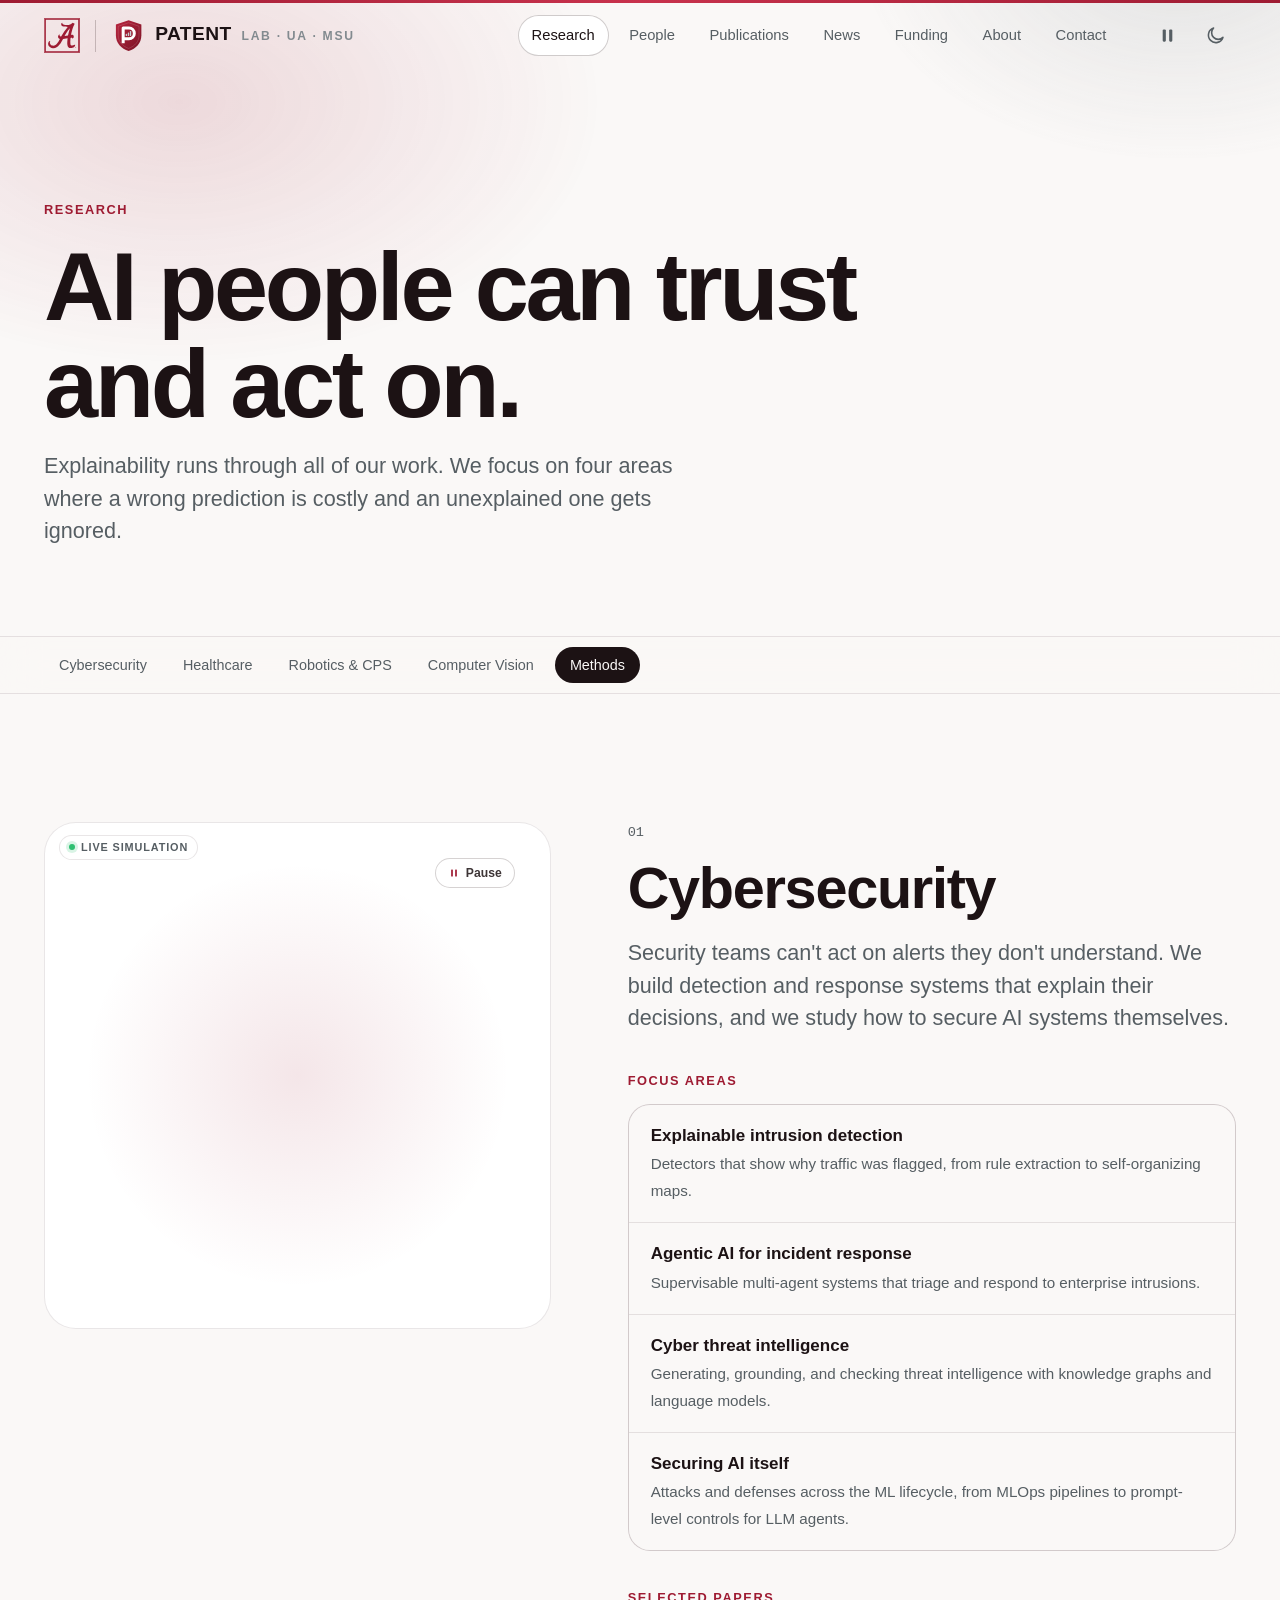
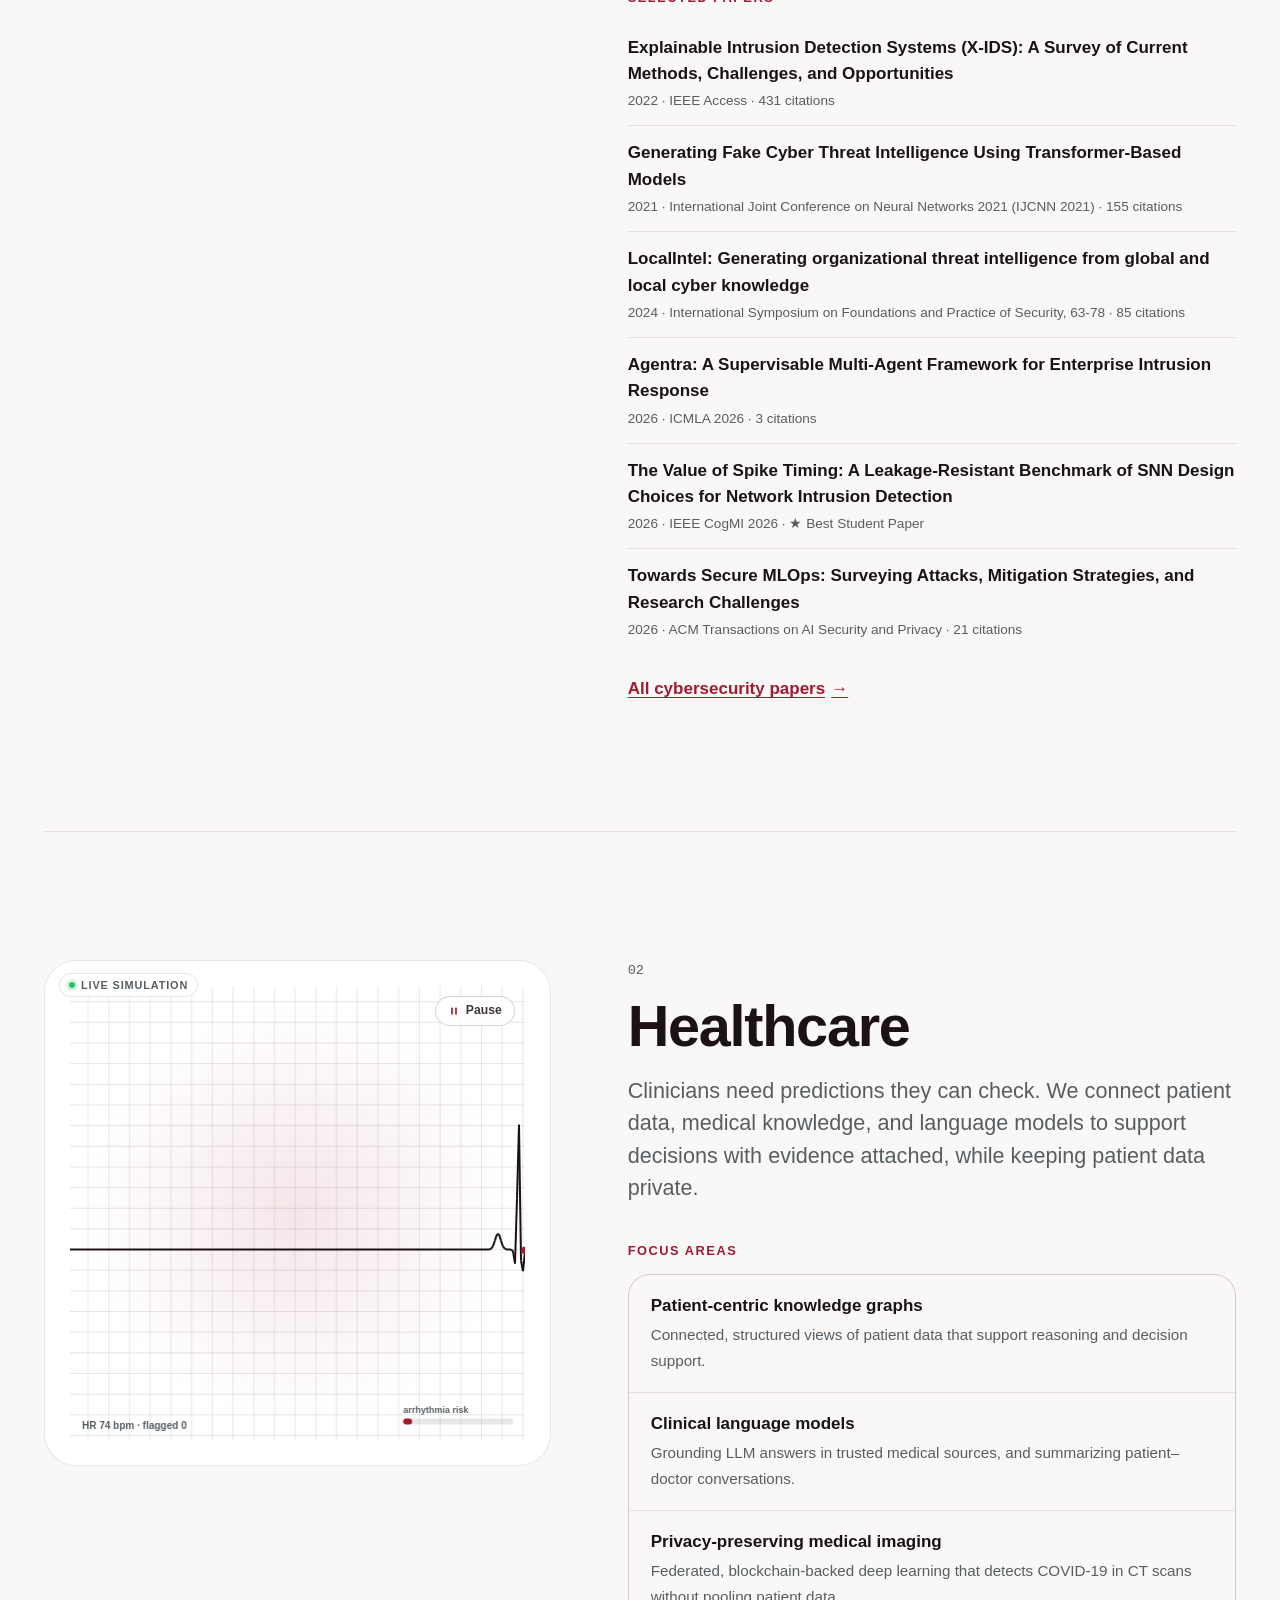
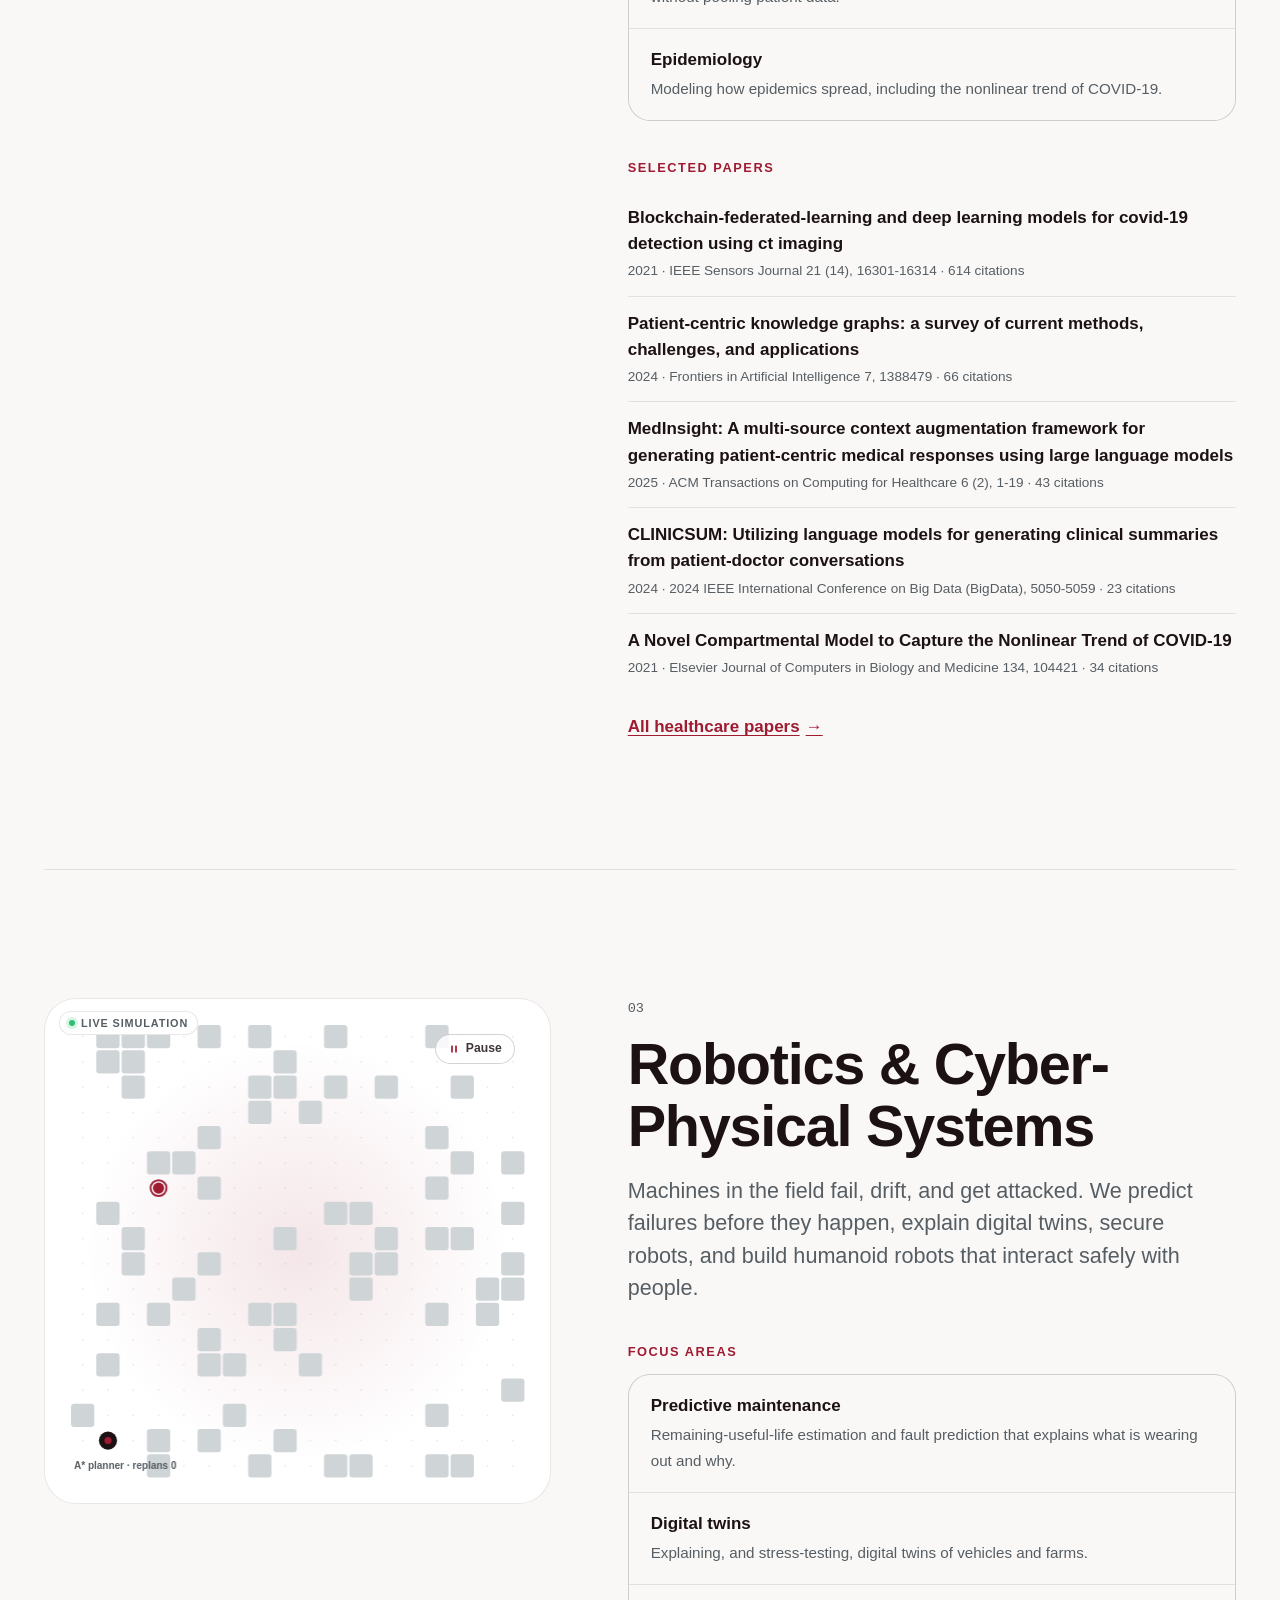
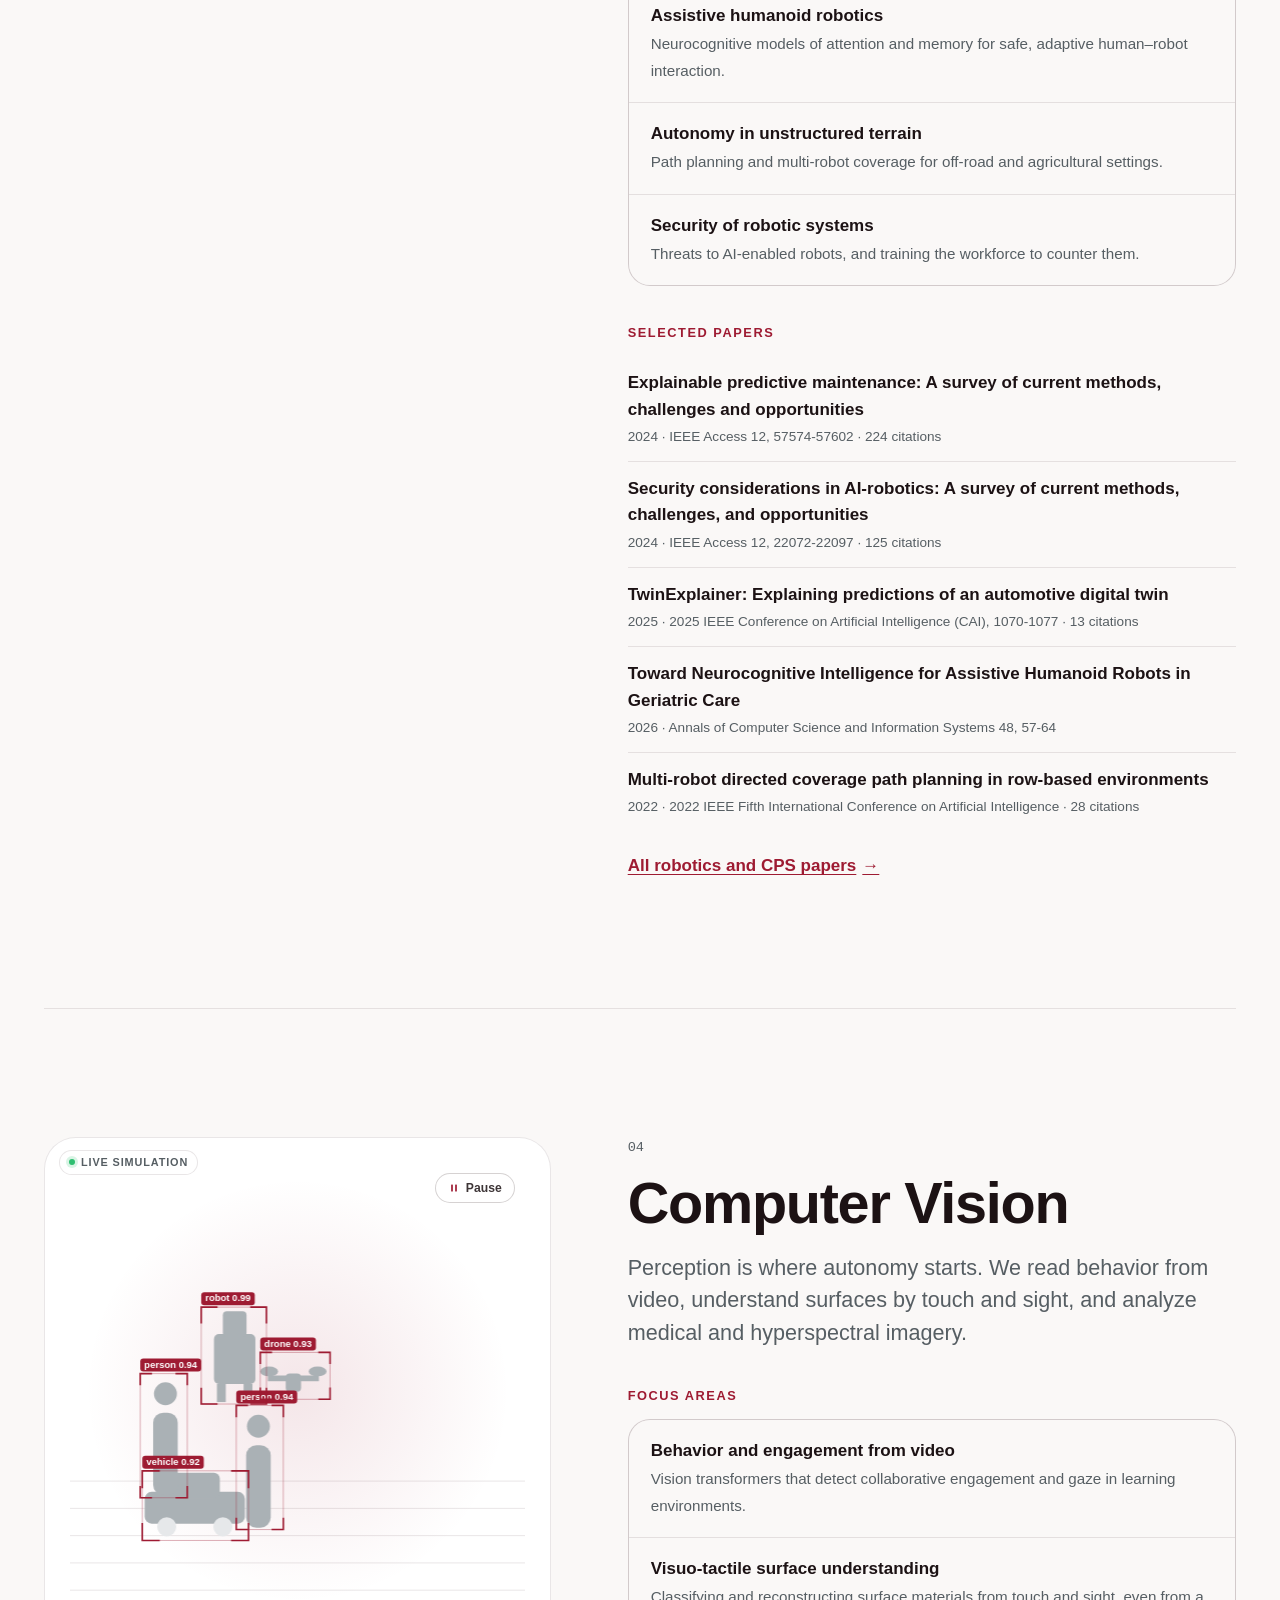
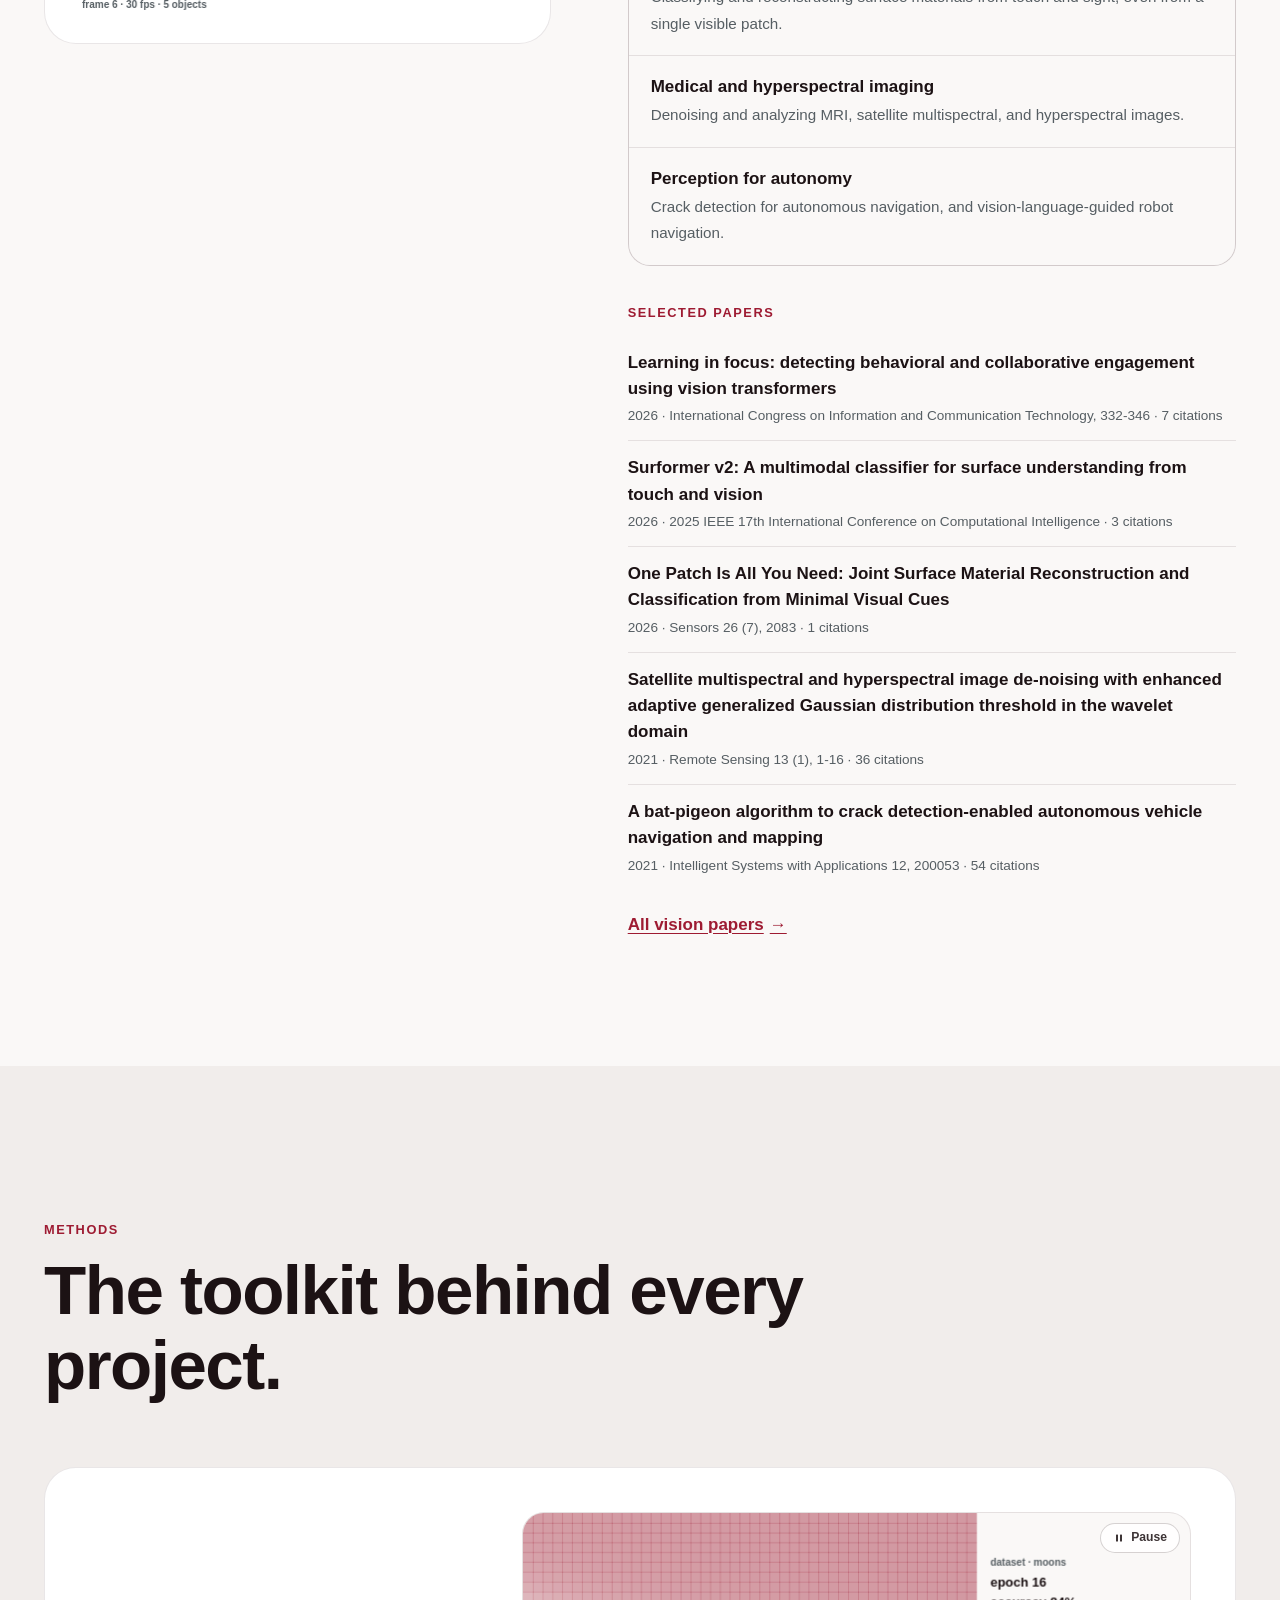
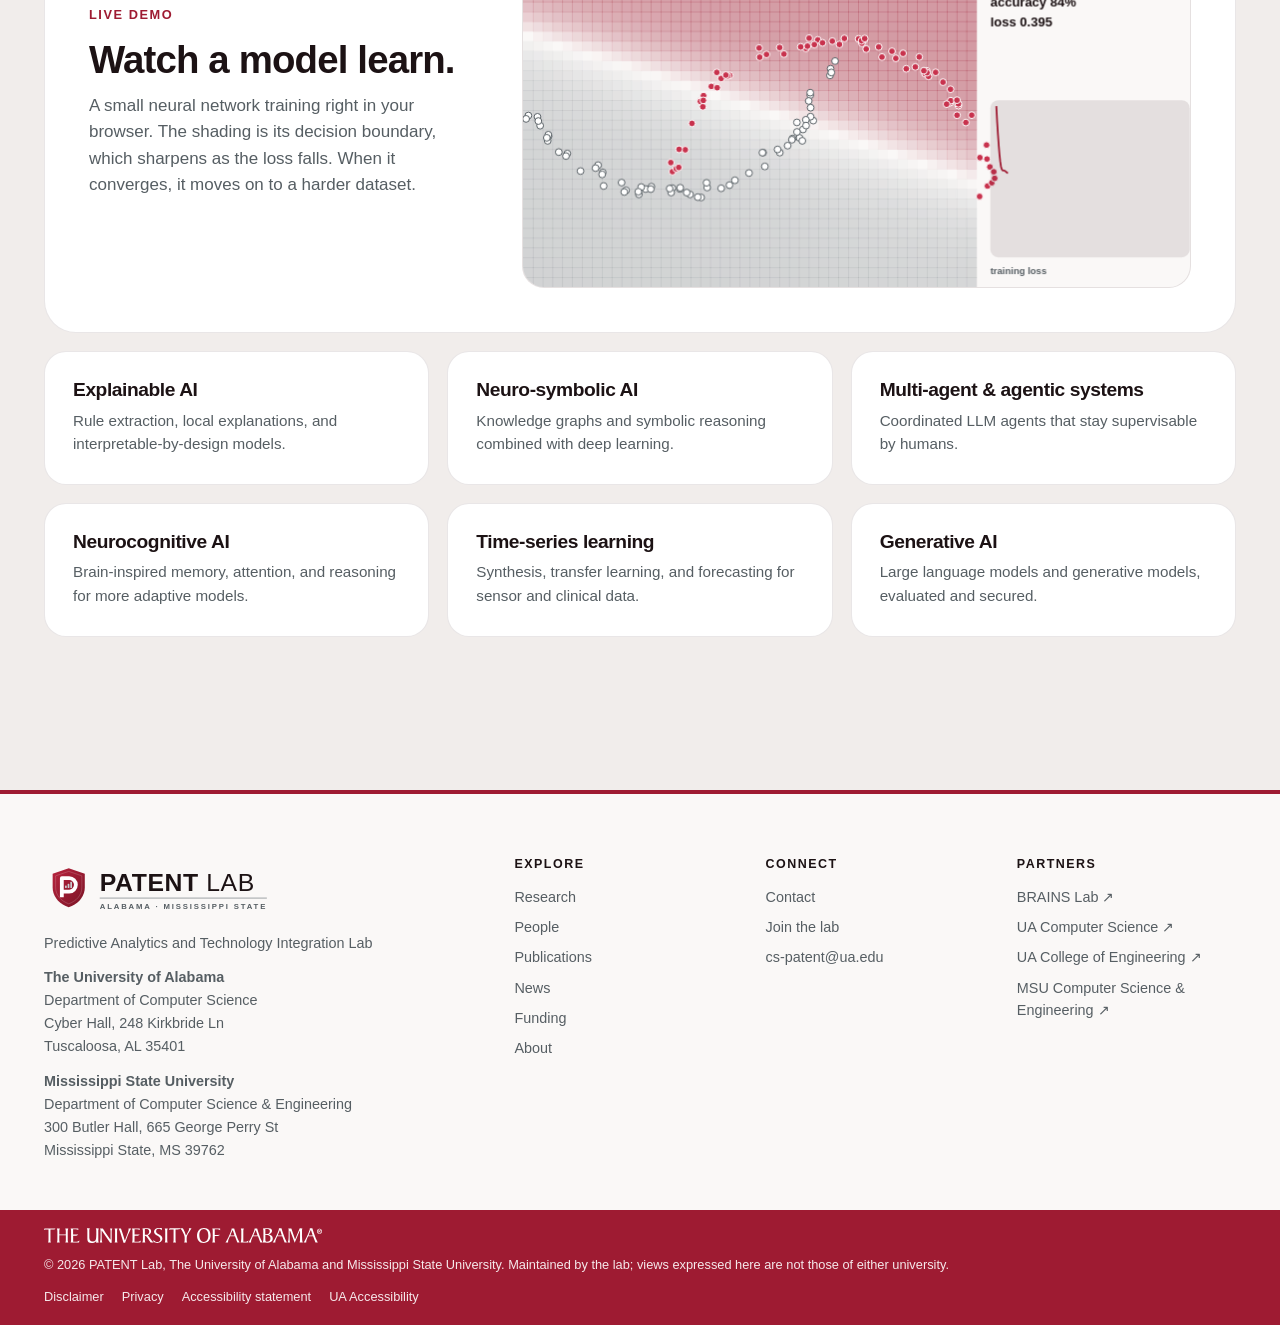
<file: research.html>
<!DOCTYPE html>
<html lang="en" class="no-js" data-theme="dark">
<head>
<meta charset="utf-8">
<meta name="viewport" content="width=device-width, initial-scale=1, viewport-fit=cover">
<title>Research · PATENT Lab</title>
<meta name="description" content="Research at PATENT Lab: explainable AI for cybersecurity, healthcare, robotics and cyber-physical systems, and computer vision.">
<meta name="theme-color" content="#0c090a" media="(prefers-color-scheme: dark)">
<meta name="theme-color" content="#faf8f7" media="(prefers-color-scheme: light)">
<meta property="og:type" content="website">
<meta property="og:site_name" content="PATENT Lab">
<meta property="og:title" content="Research · PATENT Lab">
<meta property="og:description" content="Research at PATENT Lab: explainable AI for cybersecurity, healthcare, robotics and cyber-physical systems, and computer vision.">
<meta property="og:image" content="https://ua-patent.github.io/assets/img/og-image.jpg">
<meta name="twitter:card" content="summary_large_image">
<link rel="icon" href="assets/img/favicon.svg" type="image/svg+xml">
<link rel="apple-touch-icon" href="assets/img/apple-touch-icon.png">
<link rel="stylesheet" href="assets/css/style.css?v=8f55fde5">
<script>(function(){var d=document.documentElement,t;d.className=d.className.replace('no-js','js');try{t=localStorage.getItem('theme')}catch(e){}if(t!=='light'&&t!=='dark')t=matchMedia('(prefers-color-scheme: light)').matches?'light':'dark';d.setAttribute('data-theme',t);try{if(localStorage.getItem('motion')==='paused')d.classList.add('motion-paused')}catch(e){}})();</script>
<script src="assets/js/main.js?v=bb76cafc" defer></script>
<script src="assets/js/sims.js?v=cbb3808c" defer></script>
</head>
<body>
<a class="skip" href="#main">Skip to content</a>
<header class="nav">
  <div class="nav__inner wrap">
    <a class="ua-mark" href="https://www.ua.edu" target="_blank" rel="noopener" aria-label="The University of Alabama"><img class="ua-mark--crimson" src="assets/img/ua/Capstone_A-Crimson.svg" alt="" width="30" height="30"><img class="ua-mark--white" src="assets/img/ua/Capstone_A-White.svg" alt="" width="30" height="30"></a><span class="ua-sep" aria-hidden="true"></span>
    <a class="brand" href="./" aria-label="PATENT Lab home"><svg class="brand__mark" viewBox="0 0 64 64" aria-hidden="true"><defs><linearGradient id="pgnav" x1="0" y1="0" x2="1" y2="1"><stop offset="0" stop-color="#b8243e"/><stop offset="1" stop-color="#7a1426"/></linearGradient></defs><path d="M32 2.5 56.5 10.8v20.4c0 15.3-10.2 25.5-24.5 30.6C17.7 56.7 7.5 46.5 7.5 31.2V10.8z" fill="url(#pgnav)"/><path d="M32 7.2 52 14v17.2c0 12.6-8.4 21.1-20 25.4-11.6-4.3-20-12.8-20-25.4V14z" fill="none" stroke="#fff" stroke-opacity=".22" stroke-width="1.2"/><path d="M21.5 46.5V17.5h11.2a10.2 10.2 0 0 1 0 20.4H21.5" fill="none" stroke="#fff" stroke-width="5.8" stroke-linejoin="round"/><g fill="#c9ced1"><rect x="26.4" y="28.6" width="2.6" height="4" rx="1"/><rect x="30.4" y="26" width="2.6" height="6.6" rx="1"/><rect x="34.4" y="23" width="2.6" height="9.6" rx="1"/></g></svg>PATENT<small>Lab · UA · MSU</small></a>
    <nav aria-label="Primary"><ul class="nav__links" id="nav-links"><li><a href="research.html" aria-current="page">Research</a></li><li><a href="people.html">People</a></li><li><a href="publications.html">Publications</a></li><li><a href="news.html">News</a></li><li><a href="funding.html">Funding</a></li><li><a href="about.html">About</a></li><li><a href="contact.html">Contact</a></li></ul></nav>
    <div class="nav__actions">
      <button class="icon-toggle" type="button" data-motion-toggle aria-pressed="false" aria-label="Pause animations"><svg class="icon--pause" viewBox="0 0 24 24" fill="currentColor" aria-hidden="true"><rect x="6.5" y="5" width="3.6" height="14" rx="1.2"/><rect x="13.9" y="5" width="3.6" height="14" rx="1.2"/></svg><svg class="icon--play" viewBox="0 0 24 24" fill="currentColor" aria-hidden="true"><path d="M8 5.5v13a1 1 0 0 0 1.5.86l10.4-6.5a1 1 0 0 0 0-1.72L9.5 4.64A1 1 0 0 0 8 5.5Z"/></svg></button>
      <button class="icon-toggle" type="button" data-theme-toggle aria-label="Switch theme"><svg class="icon--sun" viewBox="0 0 24 24" fill="none" stroke="currentColor" stroke-width="1.8" stroke-linecap="round" aria-hidden="true"><circle cx="12" cy="12" r="4.2"/><path d="M12 2.5v2M12 19.5v2M4.6 4.6l1.4 1.4M18 18l1.4 1.4M2.5 12h2M19.5 12h2M4.6 19.4 6 18M18 6l1.4-1.4"/></svg><svg class="icon--moon" viewBox="0 0 24 24" fill="none" stroke="currentColor" stroke-width="1.8" stroke-linecap="round" stroke-linejoin="round" aria-hidden="true"><path d="M20.5 14.2A8.5 8.5 0 1 1 9.8 3.5a6.8 6.8 0 0 0 10.7 10.7Z"/></svg></button>
      <button class="icon-toggle nav__menu" type="button" aria-expanded="false" aria-controls="nav-links" aria-label="Open menu"><svg viewBox="0 0 24 24" fill="none" stroke="currentColor" stroke-width="1.8" stroke-linecap="round" aria-hidden="true"><path d="M4 8h16M4 16h16"/></svg></button>
    </div>
  </div>
</header>

<main id="main">
  <section class="page-hero">
    <div class="wrap">
      <span class="eyebrow">Research</span>
      <h1 class="display-xl">AI people can trust and act on.</h1>
      <p class="lead">Explainability runs through all of our work. We focus on four areas where a wrong prediction is costly and an unexplained one gets ignored.</p>
    </div>
  </section>
  <nav class="subnav" aria-label="Research areas">
    <div class="wrap"><ul>
      <li><a href="#security">Cybersecurity</a></li><li><a href="#healthcare">Healthcare</a></li><li><a href="#cps">Robotics &amp; CPS</a></li><li><a href="#vision">Computer Vision</a></li><li><a href="#methods">Methods</a></li>
    </ul></div>
  </nav>
  <div class="wrap">
    
    <article class="pillar" id="security" aria-labelledby="security-h">
      <div class="pillar__visual reveal"><div class="sim" data-sim="security" data-name="the cybersecurity simulation" data-label="Simulation: packets flow through an intrusion detection system; attacks are blocked with an explanation of the features behind each alert."><svg viewBox="0 0 200 200" fill="none" stroke="currentColor" stroke-width="1.6" stroke-linecap="round" stroke-linejoin="round" aria-hidden="true"><path class="draw" style="--len:520" d="M100 18 166 42v52c0 44-28 76-66 88-38-12-66-44-66-88V42Z"/><path class="draw" style="--len:400" opacity=".45" d="M100 42 144 58v38c0 30-18 52-44 62-26-10-44-32-44-62V58Z"/><path class="draw" style="--len:110" stroke-width="3.2" d="m80 100 14 14 28-30"/><g fill="currentColor" stroke="none" opacity=".5"><circle cx="20" cy="150" r="2"/><circle cx="34" cy="166" r="2"/><circle cx="180" cy="150" r="2"/><circle cx="168" cy="168" r="2"/><circle cx="186" cy="128" r="2"/><circle cx="14" cy="126" r="2"/></g></svg></div><span class="sim-caption">Live simulation</span></div>
      <div>
        <span class="pillar__num">01</span>
        <h2 id="security-h">Cybersecurity</h2>
        <p class="lead">Security teams can't act on alerts they don't understand. We build detection and response systems that explain their decisions, and we study how to secure AI systems themselves.</p>
        <h3>Focus areas</h3>
        <ul class="focus"><li><strong>Explainable intrusion detection</strong><span>Detectors that show why traffic was flagged, from rule extraction to self-organizing maps.</span></li><li><strong>Agentic AI for incident response</strong><span>Supervisable multi-agent systems that triage and respond to enterprise intrusions.</span></li><li><strong>Cyber threat intelligence</strong><span>Generating, grounding, and checking threat intelligence with knowledge graphs and language models.</span></li><li><strong>Securing AI itself</strong><span>Attacks and defenses across the ML lifecycle, from MLOps pipelines to prompt-level controls for LLM agents.</span></li></ul>
        <h3>Selected papers</h3>
        <ul class="papers"><li><a href="https://scholar.google.com/citations?view_op=view_citation&amp;hl=en&amp;user=cRqh6lwAAAAJ&amp;cstart=100&amp;pagesize=100&amp;sortby=pubdate&amp;citation_for_view=cRqh6lwAAAAJ:mNrWkgRL2YcC" target="_blank" rel="noopener">Explainable Intrusion Detection Systems (X-IDS): A Survey of Current Methods, Challenges, and Opportunities</a><small>2022 · IEEE Access · 431 citations</small></li><li><a href="https://scholar.google.com/citations?view_op=view_citation&amp;hl=en&amp;user=HxIicawAAAAJ&amp;cstart=100&amp;pagesize=100&amp;sortby=pubdate&amp;citation_for_view=HxIicawAAAAJ:35N4QoGY0k4C" target="_blank" rel="noopener">Generating Fake Cyber Threat Intelligence Using Transformer-Based Models</a><small>2021 · International Joint Conference on Neural Networks 2021 (IJCNN 2021) · 155 citations</small></li><li><a href="https://scholar.google.com/citations?view_op=view_citation&amp;hl=en&amp;user=cRqh6lwAAAAJ&amp;pagesize=100&amp;sortby=pubdate&amp;citation_for_view=cRqh6lwAAAAJ:4xDN1ZYqzskC" target="_blank" rel="noopener">LocalIntel: Generating organizational threat intelligence from global and local cyber knowledge</a><small>2024 · International Symposium on Foundations and Practice of Security, 63-78 · 85 citations</small></li><li><a href="https://arxiv.org/abs/2606.18325" target="_blank" rel="noopener">Agentra: A Supervisable Multi-Agent Framework for Enterprise Intrusion Response</a><small>2026 · ICMLA 2026 · 3 citations</small></li><li><a href="https://arxiv.org/abs/2606.01442" target="_blank" rel="noopener">The Value of Spike Timing: A Leakage-Resistant Benchmark of SNN Design Choices for Network Intrusion Detection</a><small>2026 · IEEE CogMI 2026 · ★ Best Student Paper</small></li><li><a href="https://doi.org/10.1145/3796728" target="_blank" rel="noopener">Towards Secure MLOps: Surveying Attacks, Mitigation Strategies, and Research Challenges</a><small>2026 · ACM Transactions on AI Security and Privacy · 21 citations</small></li></ul>
        <p style="margin-top:22px"><a class="link-arrow" href="publications.html?topic=security">All cybersecurity papers</a></p>
      </div>
    </article>
    
    <article class="pillar" id="healthcare" aria-labelledby="healthcare-h">
      <div class="pillar__visual reveal"><div class="sim" data-sim="healthcare" data-name="the healthcare simulation" data-label="Simulation: a live ECG trace; irregular heartbeats are flagged and raise a risk score."><svg viewBox="0 0 200 200" fill="none" stroke="currentColor" stroke-width="2" stroke-linecap="round" stroke-linejoin="round" aria-hidden="true"><path class="draw" style="--len:380" d="M6 112h46l12-30 16 62 18-96 16 82 10-18h70"/><circle class="pulse-dot" cx="188" cy="112" r="5" fill="currentColor" stroke="none"/><path opacity=".3" d="M6 150h188M6 74h188"/></svg></div><span class="sim-caption">Live simulation</span></div>
      <div>
        <span class="pillar__num">02</span>
        <h2 id="healthcare-h">Healthcare</h2>
        <p class="lead">Clinicians need predictions they can check. We connect patient data, medical knowledge, and language models to support decisions with evidence attached, while keeping patient data private.</p>
        <h3>Focus areas</h3>
        <ul class="focus"><li><strong>Patient-centric knowledge graphs</strong><span>Connected, structured views of patient data that support reasoning and decision support.</span></li><li><strong>Clinical language models</strong><span>Grounding LLM answers in trusted medical sources, and summarizing patient–doctor conversations.</span></li><li><strong>Privacy-preserving medical imaging</strong><span>Federated, blockchain-backed deep learning that detects COVID-19 in CT scans without pooling patient data.</span></li><li><strong>Epidemiology</strong><span>Modeling how epidemics spread, including the nonlinear trend of COVID-19.</span></li></ul>
        <h3>Selected papers</h3>
        <ul class="papers"><li><a href="https://scholar.google.com/citations?view_op=view_citation&amp;hl=en&amp;user=aNPnv24AAAAJ&amp;pagesize=100&amp;sortby=pubdate&amp;citation_for_view=aNPnv24AAAAJ:J_g5lzvAfSwC" target="_blank" rel="noopener">Blockchain-federated-learning and deep learning models for covid-19 detection using ct imaging</a><small>2021 · IEEE Sensors Journal 21 (14), 16301-16314 · 614 citations</small></li><li><a href="https://scholar.google.com/citations?view_op=view_citation&amp;hl=en&amp;user=cRqh6lwAAAAJ&amp;pagesize=100&amp;sortby=pubdate&amp;citation_for_view=cRqh6lwAAAAJ:wMgC3FpKEyYC" target="_blank" rel="noopener">Patient-centric knowledge graphs: a survey of current methods, challenges, and applications</a><small>2024 · Frontiers in Artificial Intelligence 7, 1388479 · 66 citations</small></li><li><a href="https://scholar.google.com/citations?view_op=view_citation&amp;hl=en&amp;user=cRqh6lwAAAAJ&amp;pagesize=100&amp;sortby=pubdate&amp;citation_for_view=cRqh6lwAAAAJ:otzGkya1bYkC" target="_blank" rel="noopener">MedInsight: A multi-source context augmentation framework for generating patient-centric medical responses using large language models</a><small>2025 · ACM Transactions on Computing for Healthcare 6 (2), 1-19 · 43 citations</small></li><li><a href="https://scholar.google.com/citations?view_op=view_citation&amp;hl=en&amp;user=cRqh6lwAAAAJ&amp;pagesize=100&amp;sortby=pubdate&amp;citation_for_view=cRqh6lwAAAAJ:7wO8s98CvbsC" target="_blank" rel="noopener">CLINICSUM: Utilizing language models for generating clinical summaries from patient-doctor conversations</a><small>2024 · 2024 IEEE International Conference on Big Data (BigData), 5050-5059 · 23 citations</small></li><li><a href="https://scholar.google.com/citations?view_op=view_citation&amp;hl=en&amp;user=cRqh6lwAAAAJ&amp;cstart=100&amp;pagesize=100&amp;sortby=pubdate&amp;citation_for_view=cRqh6lwAAAAJ:HtEfBTGE9r8C" target="_blank" rel="noopener">A Novel Compartmental Model to Capture the Nonlinear Trend of COVID-19</a><small>2021 · Elsevier Journal of Computers in Biology and Medicine 134, 104421 · 34 citations</small></li></ul>
        <p style="margin-top:22px"><a class="link-arrow" href="publications.html?topic=healthcare">All healthcare papers</a></p>
      </div>
    </article>
    
    <article class="pillar" id="cps" aria-labelledby="cps-h">
      <div class="pillar__visual reveal"><div class="sim" data-sim="cps" data-name="the robotics simulation" data-label="Simulation: a robot plans a path with the A-star algorithm and replans when an obstacle appears."><svg viewBox="0 0 200 200" fill="none" stroke="currentColor" stroke-width="1.6" stroke-linecap="round" stroke-linejoin="round" aria-hidden="true"><path class="draw" style="--len:420" d="M30 160 70 110l50 20 50-80"/><path class="draw" style="--len:300" opacity=".45" d="M70 110 60 50l60-10 50 10M120 130l10 40"/><g fill="currentColor" stroke="none"><circle cx="30" cy="160" r="6"/><circle cx="70" cy="110" r="6"/><circle cx="120" cy="130" r="6"/><circle class="pulse-dot" cx="170" cy="50" r="7"/><circle cx="60" cy="50" r="4" opacity=".6"/><circle cx="120" cy="40" r="4" opacity=".6"/><circle cx="130" cy="170" r="4" opacity=".6"/></g></svg></div><span class="sim-caption">Live simulation</span></div>
      <div>
        <span class="pillar__num">03</span>
        <h2 id="cps-h">Robotics &amp; Cyber-Physical Systems</h2>
        <p class="lead">Machines in the field fail, drift, and get attacked. We predict failures before they happen, explain digital twins, secure robots, and build humanoid robots that interact safely with people.</p>
        <h3>Focus areas</h3>
        <ul class="focus"><li><strong>Predictive maintenance</strong><span>Remaining-useful-life estimation and fault prediction that explains what is wearing out and why.</span></li><li><strong>Digital twins</strong><span>Explaining, and stress-testing, digital twins of vehicles and farms.</span></li><li><strong>Assistive humanoid robotics</strong><span>Neurocognitive models of attention and memory for safe, adaptive human–robot interaction.</span></li><li><strong>Autonomy in unstructured terrain</strong><span>Path planning and multi-robot coverage for off-road and agricultural settings.</span></li><li><strong>Security of robotic systems</strong><span>Threats to AI-enabled robots, and training the workforce to counter them.</span></li></ul>
        <h3>Selected papers</h3>
        <ul class="papers"><li><a href="https://scholar.google.com/citations?view_op=view_citation&amp;hl=en&amp;user=cRqh6lwAAAAJ&amp;pagesize=100&amp;sortby=pubdate&amp;citation_for_view=cRqh6lwAAAAJ:uDGL6kOW6j0C" target="_blank" rel="noopener">Explainable predictive maintenance: A survey of current methods, challenges and opportunities</a><small>2024 · IEEE Access 12, 57574-57602 · 224 citations</small></li><li><a href="https://scholar.google.com/citations?view_op=view_citation&amp;hl=en&amp;user=cRqh6lwAAAAJ&amp;pagesize=100&amp;sortby=pubdate&amp;citation_for_view=cRqh6lwAAAAJ:6yz0xqPARnAC" target="_blank" rel="noopener">Security considerations in AI-robotics: A survey of current methods, challenges, and opportunities</a><small>2024 · IEEE Access 12, 22072-22097 · 125 citations</small></li><li><a href="https://scholar.google.com/citations?view_op=view_citation&amp;hl=en&amp;user=cRqh6lwAAAAJ&amp;pagesize=100&amp;sortby=pubdate&amp;citation_for_view=cRqh6lwAAAAJ:gVv57TyPmFsC" target="_blank" rel="noopener">TwinExplainer: Explaining predictions of an automotive digital twin</a><small>2025 · 2025 IEEE Conference on Artificial Intelligence (CAI), 1070-1077 · 13 citations</small></li><li><a href="https://scholar.google.com/citations?view_op=view_citation&amp;hl=en&amp;user=cRqh6lwAAAAJ&amp;pagesize=100&amp;sortby=pubdate&amp;citation_for_view=cRqh6lwAAAAJ:silx2ntsSuwC" target="_blank" rel="noopener">Toward Neurocognitive Intelligence for Assistive Humanoid Robots in Geriatric Care</a><small>2026 · Annals of Computer Science and Information Systems 48, 57-64</small></li><li><a href="https://scholar.google.com/citations?view_op=view_citation&amp;hl=en&amp;user=cRqh6lwAAAAJ&amp;cstart=100&amp;pagesize=100&amp;sortby=pubdate&amp;citation_for_view=cRqh6lwAAAAJ:Aul-kAQHnToC" target="_blank" rel="noopener">Multi-robot directed coverage path planning in row-based environments</a><small>2022 · 2022 IEEE Fifth International Conference on Artificial Intelligence · 28 citations</small></li></ul>
        <p style="margin-top:22px"><a class="link-arrow" href="publications.html?topic=cps">All robotics and CPS papers</a></p>
      </div>
    </article>
    
    <article class="pillar" id="vision" aria-labelledby="vision-h">
      <div class="pillar__visual reveal"><div class="sim" data-sim="vision" data-name="the computer vision simulation" data-label="Simulation: an object detector tracks moving objects with labeled bounding boxes."><svg viewBox="0 0 200 200" fill="none" stroke="currentColor" stroke-width="2" stroke-linecap="round" stroke-linejoin="round" aria-hidden="true"><path d="M20 52V28h24M156 28h24v24M180 148v24h-24M44 172H20v-24"/><rect class="draw" style="--len:360" x="62" y="66" width="86" height="70" rx="6"/><path opacity=".35" d="M20 100h160"/><circle class="pulse-dot" cx="105" cy="101" r="5" fill="currentColor" stroke="none"/><path class="draw" style="--len:200" opacity=".55" d="M62 120c20-18 40-24 86-10"/></svg></div><span class="sim-caption">Live simulation</span></div>
      <div>
        <span class="pillar__num">04</span>
        <h2 id="vision-h">Computer Vision</h2>
        <p class="lead">Perception is where autonomy starts. We read behavior from video, understand surfaces by touch and sight, and analyze medical and hyperspectral imagery.</p>
        <h3>Focus areas</h3>
        <ul class="focus"><li><strong>Behavior and engagement from video</strong><span>Vision transformers that detect collaborative engagement and gaze in learning environments.</span></li><li><strong>Visuo-tactile surface understanding</strong><span>Classifying and reconstructing surface materials from touch and sight, even from a single visible patch.</span></li><li><strong>Medical and hyperspectral imaging</strong><span>Denoising and analyzing MRI, satellite multispectral, and hyperspectral images.</span></li><li><strong>Perception for autonomy</strong><span>Crack detection for autonomous navigation, and vision-language-guided robot navigation.</span></li></ul>
        <h3>Selected papers</h3>
        <ul class="papers"><li><a href="https://scholar.google.com/citations?view_op=view_citation&amp;hl=en&amp;user=cRqh6lwAAAAJ&amp;pagesize=100&amp;sortby=pubdate&amp;citation_for_view=cRqh6lwAAAAJ:1Ye0OR6EYb4C" target="_blank" rel="noopener">Learning in focus: detecting behavioral and collaborative engagement using vision transformers</a><small>2026 · International Congress on Information and Communication Technology, 332-346 · 7 citations</small></li><li><a href="https://scholar.google.com/citations?view_op=view_citation&amp;hl=en&amp;user=aNPnv24AAAAJ&amp;pagesize=100&amp;sortby=pubdate&amp;citation_for_view=aNPnv24AAAAJ:b0M2c_1WBrUC" target="_blank" rel="noopener">Surformer v2: A multimodal classifier for surface understanding from touch and vision</a><small>2026 · 2025 IEEE 17th International Conference on Computational Intelligence · 3 citations</small></li><li><a href="https://scholar.google.com/citations?view_op=view_citation&amp;hl=en&amp;user=cRqh6lwAAAAJ&amp;pagesize=100&amp;sortby=pubdate&amp;citation_for_view=cRqh6lwAAAAJ:-jrNzM816MMC" target="_blank" rel="noopener">One Patch Is All You Need: Joint Surface Material Reconstruction and Classification from Minimal Visual Cues</a><small>2026 · Sensors 26 (7), 2083 · 1 citations</small></li><li><a href="https://scholar.google.com/citations?view_op=view_citation&amp;hl=en&amp;user=aNPnv24AAAAJ&amp;pagesize=100&amp;sortby=pubdate&amp;citation_for_view=aNPnv24AAAAJ:dhFuZR0502QC" target="_blank" rel="noopener">Satellite multispectral and hyperspectral image de-noising with enhanced adaptive generalized Gaussian distribution threshold in the wavelet domain</a><small>2021 · Remote Sensing 13 (1), 1-16 · 36 citations</small></li><li><a href="https://scholar.google.com/citations?view_op=view_citation&amp;hl=en&amp;user=cRqh6lwAAAAJ&amp;cstart=100&amp;pagesize=100&amp;sortby=pubdate&amp;citation_for_view=cRqh6lwAAAAJ:DUooU5lO8OsC" target="_blank" rel="noopener">A bat-pigeon algorithm to crack detection-enabled autonomous vehicle navigation and mapping</a><small>2021 · Intelligent Systems with Applications 12, 200053 · 54 citations</small></li></ul>
        <p style="margin-top:22px"><a class="link-arrow" href="publications.html?topic=vision">All vision papers</a></p>
      </div>
    </article>
  </div>

  <section class="section section--alt" id="methods" aria-labelledby="methods-h">
    <div class="wrap">
      <div class="section__head reveal">
        <span class="eyebrow">Methods</span>
        <h2 id="methods-h" class="display">The toolkit behind every project.</h2>
      </div>
      <div class="lab-demo reveal">
        <div>
          <span class="eyebrow">Live demo</span>
          <h3>Watch a model learn.</h3>
          <p>A small neural network training right in your browser. The shading is its decision boundary, which sharpens as the loss falls. When it converges, it moves on to a harder dataset.</p>
        </div>
        <div class="sim lab-demo__sim" data-sim="training" data-name="the model-training demo" data-label="Simulation: a small neural network trains in the browser; the shaded background shows its decision boundary."></div>
      </div>
      <div class="methods">
        <div class="method reveal"><h3>Explainable AI</h3><p>Rule extraction, local explanations, and interpretable-by-design models.</p></div>
        <div class="method reveal" style="--d:.06s"><h3>Neuro-symbolic AI</h3><p>Knowledge graphs and symbolic reasoning combined with deep learning.</p></div>
        <div class="method reveal" style="--d:.12s"><h3>Multi-agent &amp; agentic systems</h3><p>Coordinated LLM agents that stay supervisable by humans.</p></div>
        <div class="method reveal"><h3>Neurocognitive AI</h3><p>Brain-inspired memory, attention, and reasoning for more adaptive models.</p></div>
        <div class="method reveal" style="--d:.06s"><h3>Time-series learning</h3><p>Synthesis, transfer learning, and forecasting for sensor and clinical data.</p></div>
        <div class="method reveal" style="--d:.12s"><h3>Generative AI</h3><p>Large language models and generative models, evaluated and secured.</p></div>
      </div>
    </div>
  </section>
</main>

<footer class="footer">
  <div class="wrap">
    <div class="footer__grid">
      <div>
        <svg class="footer__logo" viewBox="0 0 420 96" role="img" aria-label="PATENT Lab, The University of Alabama and Mississippi State University"><use href="#patent-lockup"/></svg>
        <p>Predictive Analytics and Technology Integration Lab</p>
        <address><b>The University of Alabama</b><br>Department of Computer Science<br>Cyber Hall, 248 Kirkbride Ln<br>Tuscaloosa, AL 35401</address><address><b>Mississippi State University</b><br>Department of Computer Science &amp; Engineering<br>300 Butler Hall, 665 George Perry St<br>Mississippi State, MS 39762</address>
      </div>
      <div>
        <h2>Explore</h2>
        <ul><li><a href="research.html">Research</a></li><li><a href="people.html">People</a></li><li><a href="publications.html">Publications</a></li><li><a href="news.html">News</a></li><li><a href="funding.html">Funding</a></li><li><a href="about.html">About</a></li></ul>
      </div>
      <div>
        <h2>Connect</h2>
        <ul><li><a href="contact.html">Contact</a></li><li><a href="contact.html#join">Join the lab</a></li><li><a href="mailto:cs-patent@ua.edu">cs-patent@ua.edu</a></li></ul>
      </div>
      <div>
        <h2>Partners</h2>
        <ul><li><a href="https://sites.ua.edu/brains/" target="_blank" rel="noopener">BRAINS Lab ↗</a></li><li><a href="https://cs.ua.edu" target="_blank" rel="noopener">UA Computer Science ↗</a></li><li><a href="https://eng.ua.edu" target="_blank" rel="noopener">UA College of Engineering ↗</a></li><li><a href="https://www.cse.msstate.edu" target="_blank" rel="noopener">MSU Computer Science &amp; Engineering ↗</a></li></ul>
      </div>
    </div>
  </div>
  <div class="footer__legal">
    <div class="wrap">
      <a class="ua-nameplate" href="https://www.ua.edu" target="_blank" rel="noopener"><img src="assets/img/ua/UA_Wordmark-White.svg" alt="The University of Alabama" width="333" height="18"></a>
      <p>© <span data-year>2026</span> PATENT Lab, The University of Alabama and Mississippi State University. Maintained by the lab; views expressed here are not those of either university.</p>
      <ul><li><a href="https://www.ua.edu/disclaimer" target="_blank" rel="noopener">Disclaimer</a></li><li><a href="https://www.ua.edu/privacy" target="_blank" rel="noopener">Privacy</a></li><li><a href="accessibility.html">Accessibility statement</a></li><li><a href="https://accessibility.ua.edu/" target="_blank" rel="noopener">UA Accessibility</a></li></ul>
    </div>
  </div>
  <svg width="0" height="0" style="position:absolute" aria-hidden="true"><defs><linearGradient id="pgfoot" x1="0" y1="0" x2="1" y2="1"><stop offset="0" stop-color="#b8243e"/><stop offset="1" stop-color="#7a1426"/></linearGradient>
    <g id="patent-lockup"><g transform="translate(6 14) scale(1.06)"><path d="M32 2.5 56.5 10.8v20.4c0 15.3-10.2 25.5-24.5 30.6C17.7 56.7 7.5 46.5 7.5 31.2V10.8z" fill="url(#pgfoot)"/><path d="M32 7.2 52 14v17.2c0 12.6-8.4 21.1-20 25.4-11.6-4.3-20-12.8-20-25.4V14z" fill="none" stroke="#fff" stroke-opacity=".22" stroke-width="1.2"/><path d="M21.5 46.5V17.5h11.2a10.2 10.2 0 0 1 0 20.4H21.5" fill="none" stroke="#fff" stroke-width="5.8" stroke-linejoin="round"/><g fill="#c9ced1"><rect x="26.4" y="28.6" width="2.6" height="4" rx="1"/><rect x="30.4" y="26" width="2.6" height="6.6" rx="1"/><rect x="34.4" y="23" width="2.6" height="9.6" rx="1"/></g></g>
    <g font-family="-apple-system, BlinkMacSystemFont, 'SF Pro Display', 'Helvetica Neue', Arial, sans-serif"><text fill="currentColor" x="90" y="54" font-size="40" font-weight="800" letter-spacing="1">PATENT</text><text fill="currentColor" x="262" y="54" font-size="40" font-weight="300" letter-spacing="1">LAB</text><rect style="fill:var(--muted)" x="90" y="64" width="270" height="1.5" opacity=".6"/><text style="fill:var(--muted)" x="90" y="82" font-size="12.5" font-weight="600" letter-spacing="2.4" textLength="270" lengthAdjust="spacing">ALABAMA · MISSISSIPPI STATE</text></g></g></defs></svg>
</footer>
</body>
</html>
</file>
<file: assets/css/style.css>
/* ==========================================================================
   PATENT Lab · The University of Alabama
   Crimson on warm neutrals. System fonts (SF Pro on Apple, Segoe/Roboto elsewhere).
   Motion uses only opacity and transform, and is tied to scroll position where
   the browser supports scroll-driven animations. Text colors meet WCAG AA in both themes.
   ========================================================================== */

:root {
  --font: -apple-system, BlinkMacSystemFont, "SF Pro Text", "Inter", "Segoe UI", Roboto, "Helvetica Neue", sans-serif;
  --font-display: -apple-system, BlinkMacSystemFont, "SF Pro Display", "Inter", "Segoe UI", Roboto, "Helvetica Neue", sans-serif;
  --mono: ui-monospace, "SF Mono", SFMono-Regular, Menlo, Consolas, monospace;

  --crimson: #9e1b32;          /* UA Crimson */
  --crimson-deep: #6d1222;
  --ua-gray: #828a8f;           /* UA Gray */
  --radius-sm: 12px;
  --radius: 22px;
  --radius-lg: 32px;
  --nav-h: 60px;
  --wrap: 1200px;
  --gutter: clamp(20px, 5vw, 44px);
  --ease: cubic-bezier(.25, .1, .25, 1);
  --ease-out: cubic-bezier(.16, 1, .3, 1);
}

[data-theme="dark"] {
  --bg: #0c090a;
  --bg-2: #141011;
  --surface: rgba(255, 255, 255, .045);
  --surface-2: rgba(255, 255, 255, .07);
  --surface-solid: #181314;
  --border: rgba(255, 255, 255, .09);
  --border-strong: rgba(255, 255, 255, .18);
  --text: #f6f0f0;
  --muted: #aeb5b9;
  --faint: rgba(246, 240, 240, .2);
  --accent: #f4919f;
  --accent-soft: rgba(244, 145, 159, .12);
  --fill: #f6f0f0;
  --on-fill: #0c090a;
  --dot: rgba(255, 255, 255, .11);
  --glow-1: rgba(158, 27, 50, .55);
  --glow-2: rgba(130, 138, 143, .2);
  --word-grad: linear-gradient(180deg, #ffffff 0%, #f3d3d8 40%, #b8243e 100%);
  --nav-bg: rgba(12, 9, 10, .72);
  --shadow: 0 30px 60px -30px rgba(0, 0, 0, .8);
  --portrait-bg: linear-gradient(160deg, #22252a, #141516);
  --portrait-fg: #3a3f44;
  color-scheme: dark;
}

[data-theme="light"] {
  --bg: #faf8f7;
  --bg-2: #f1edeb;
  --surface: #ffffff;
  --surface-2: #ffffff;
  --surface-solid: #ffffff;
  --border: rgba(40, 18, 22, .1);
  --border-strong: rgba(40, 18, 22, .22);
  --text: #1c1214;
  --muted: #565e63;
  --faint: rgba(28, 18, 20, .16);
  --accent: #9e1b32;
  --accent-soft: rgba(158, 27, 50, .07);
  --fill: #1c1214;
  --on-fill: #faf8f7;
  --dot: rgba(40, 18, 22, .1);
  --glow-1: rgba(158, 27, 50, .2);
  --glow-2: rgba(130, 138, 143, .28);
  --word-grad: linear-gradient(180deg, #1c1214 0%, #5a1020 50%, #b8243e 100%);
  --nav-bg: rgba(250, 248, 247, .78);
  --shadow: 0 30px 60px -36px rgba(40, 18, 22, .3);
  --portrait-bg: linear-gradient(160deg, #eceeef, #dfe2e4);
  --portrait-fg: #c3c8cb;
  color-scheme: light;
}

/* ---------- Base ---------- */
*, *::before, *::after { box-sizing: border-box; }
html { scroll-behavior: smooth; scroll-padding-top: calc(var(--nav-h) + 16px); -webkit-text-size-adjust: 100%; }
body {
  margin: 0;
  font-family: var(--font);
  font-size: 17px;
  line-height: 1.55;
  color: var(--text);
  background: var(--bg);
  -webkit-font-smoothing: antialiased;
  -moz-osx-font-smoothing: grayscale;
  text-rendering: optimizeLegibility;
  transition: background-color .4s var(--ease), color .4s var(--ease);
}
img, svg { display: block; max-width: 100%; }
img { height: auto; }
a { color: inherit; text-decoration: none; }
p a, .prose a { color: var(--accent); text-decoration: underline; text-decoration-thickness: 1px; text-underline-offset: 3px; }
h1, h2, h3, h4 { font-family: var(--font-display); margin: 0; letter-spacing: -.022em; line-height: 1.08; font-weight: 700; }
p { margin: 0; }
ul, ol { margin: 0; padding: 0; list-style: none; }
button { font: inherit; color: inherit; background: none; border: 0; cursor: pointer; }
:focus-visible { outline: 2px solid var(--accent); outline-offset: 3px; border-radius: 6px; }
::selection { background: var(--crimson); color: #fff; }

.skip { position: absolute; left: 16px; top: -60px; z-index: 100; padding: 10px 16px; border-radius: 999px; background: var(--fill); color: var(--on-fill); transition: top .2s; }
.skip:focus { top: 12px; }
.sr-only { position: absolute; width: 1px; height: 1px; padding: 0; margin: -1px; overflow: hidden; clip: rect(0 0 0 0); white-space: nowrap; border: 0; }

.wrap { width: 100%; max-width: calc(var(--wrap) + var(--gutter) * 2); margin-inline: auto; padding-inline: var(--gutter); }

/* ---------- Navigation ---------- */
.nav {
  position: fixed; inset: 0 0 auto; z-index: 50; height: var(--nav-h);
  border-bottom: 1px solid transparent;
  transition: background-color .3s var(--ease), border-color .3s var(--ease), backdrop-filter .3s var(--ease);
}
.nav.is-scrolled, .nav.menu-open {
  background: var(--nav-bg);
  border-bottom-color: var(--border);
  backdrop-filter: saturate(180%) blur(20px);
  -webkit-backdrop-filter: saturate(180%) blur(20px);
}
.nav::before { content: ""; position: absolute; inset: 0 0 auto; height: 3px; background: linear-gradient(90deg, var(--crimson), #c8324d 50%, var(--crimson)); }
.nav__inner { height: 100%; display: flex; align-items: center; gap: 24px; }
.brand { display: inline-flex; align-items: baseline; gap: 7px; font-family: var(--font-display); font-weight: 800; font-size: 1.12rem; letter-spacing: .02em; }
.brand__mark { width: 22px; height: 22px; align-self: center; }
.brand small { font-weight: 600; font-size: .7rem; letter-spacing: .14em; text-transform: uppercase; color: var(--ua-gray); }
.brand__mark { width: 26px; height: 26px; }
.nav__inner > nav { margin-left: auto; }
.nav__links { display: flex; gap: 4px; }
.nav__links a { display: block; padding: 7px 13px; border-radius: 999px; font-size: .9rem; color: var(--muted); transition: color .2s, background-color .2s; }
.nav__links a:hover { color: var(--text); }
.nav__links a[aria-current="page"] { color: var(--text); background: var(--surface-2); }
.nav__actions { display: flex; align-items: center; gap: 6px; }
.icon-toggle { width: 38px; height: 38px; display: grid; place-items: center; border-radius: 999px; color: var(--muted); transition: color .2s, background-color .2s; }
.icon-toggle:hover { color: var(--text); background: var(--surface-2); }
.icon-toggle svg { width: 19px; height: 19px; }
[data-theme="dark"] .icon--moon, [data-theme="light"] .icon--sun { display: none; }
.nav__menu { display: none; }

@media (max-width: 860px) {
  .nav__menu { display: grid; }
  .nav__links {
    position: fixed; inset: var(--nav-h) 0 auto; flex-direction: column; gap: 0; margin: 0;
    padding: 8px var(--gutter) 24px; background: var(--nav-bg);
    backdrop-filter: saturate(180%) blur(20px); -webkit-backdrop-filter: saturate(180%) blur(20px);
    border-bottom: 1px solid var(--border);
    opacity: 0; transform: translateY(-8px); pointer-events: none; visibility: hidden;
    transition: opacity .25s var(--ease), transform .35s var(--ease-out), visibility 0s .35s;
  }
  .nav.menu-open .nav__links { opacity: 1; transform: none; pointer-events: auto; visibility: visible; transition-delay: 0s; }
  .nav__links a { padding: 14px 4px; font-size: 1.15rem; border-radius: 0; border-bottom: 1px solid var(--border); background: none !important; }
  .nav__actions { margin-left: auto; }
}

/* ---------- Buttons, chips, badges ---------- */
.btn {
  display: inline-flex; align-items: center; gap: 8px; height: 46px; padding: 0 22px;
  border-radius: 999px; font-weight: 600; font-size: .95rem; white-space: nowrap;
  transition: transform .3s var(--ease-out), background-color .2s, color .2s, border-color .2s;
}
.btn:hover { transform: translateY(-1px); }
.btn:active { transform: scale(.98); }
.btn--primary { background: var(--fill); color: var(--on-fill); }
.btn--crimson { background: var(--crimson); color: #fff; }
.btn--crimson:hover { background: #b3203a; }
.btn--ghost { border: 1px solid var(--border-strong); }
.btn--ghost:hover { background: var(--surface-2); }
.btn svg { width: 16px; height: 16px; }
.btns { display: flex; flex-wrap: wrap; gap: 12px; }

.link-arrow { display: inline-flex; align-items: center; gap: 6px; color: var(--accent); font-weight: 600; }
.link-arrow::after { content: "→"; transition: transform .3s var(--ease-out); }
.link-arrow:hover::after, a:hover .link-arrow::after { transform: translateX(4px); }

.eyebrow { font-size: .8rem; font-weight: 600; letter-spacing: .12em; text-transform: uppercase; color: var(--accent); }
.badge { display: inline-flex; align-items: center; gap: 5px; padding: 3px 10px; border-radius: 999px; font-size: .74rem; font-weight: 600; letter-spacing: .01em; background: var(--accent-soft); color: var(--accent); white-space: nowrap; }
.badge--award { background: linear-gradient(135deg, #f6d38a, #e6a94a); color: #3a2304; }
.badge--muted { background: var(--surface-2); color: var(--muted); border: 1px solid var(--border); }

/* ---------- Sections ---------- */
.section { padding-block: clamp(80px, 12vw, 160px); }
.section--tight { padding-block: clamp(56px, 8vw, 96px); }
.section--alt { background: var(--bg-2); }
.section__head { max-width: 760px; margin-bottom: clamp(36px, 5vw, 64px); }
.section__head .eyebrow { display: block; margin-bottom: 14px; }
.display { font-size: clamp(2.3rem, 5.4vw, 4.4rem); }
.display-xl { font-size: clamp(2.8rem, 7.6vw, 6.4rem); letter-spacing: -.035em; line-height: 1; }
.lead { font-size: clamp(1.1rem, 1.7vw, 1.35rem); line-height: 1.5; color: var(--muted); margin-top: 18px; }
.section__head--center { margin-inline: auto; text-align: center; }

/* ---------- Home hero: pinned scroll scene ---------- */
.hero { position: relative; }
.hero__sticky {
  position: relative; min-height: 100svh; overflow: hidden;
  display: grid; place-items: center; text-align: center;
  padding: calc(var(--nav-h) + 40px) var(--gutter) 64px;
}
.hero__bg { position: absolute; inset: 0; z-index: -1; pointer-events: none; }
.hero__bg::before {
  content: ""; position: absolute; inset: -10%;
  background:
    radial-gradient(42% 38% at 50% 42%, var(--glow-1), transparent 70%),
    radial-gradient(30% 30% at 78% 18%, var(--glow-2), transparent 70%),
    radial-gradient(28% 28% at 18% 78%, var(--glow-2), transparent 70%);
}
.hero__bg::after {
  content: ""; position: absolute; inset: 0;
  background-image: radial-gradient(circle, var(--dot) 1px, transparent 1.6px);
  background-size: 26px 26px;
  -webkit-mask-image: radial-gradient(60% 55% at 50% 45%, #000 20%, transparent 75%);
          mask-image: radial-gradient(60% 55% at 50% 45%, #000 20%, transparent 75%);
}
.hero__inner { position: relative; display: grid; justify-items: center; gap: 22px; max-width: 1100px; }
.hero__word {
  font-size: clamp(4.6rem, 21vw, 19rem); font-weight: 800; letter-spacing: -.055em; line-height: .86;
  background: var(--word-grad); -webkit-background-clip: text; background-clip: text; color: transparent;
  padding-bottom: .06em; will-change: transform, opacity;
  animation: wordIn 1.4s var(--ease-out) both;
}
.hero__full { font-size: clamp(.95rem, 1.6vw, 1.15rem); font-weight: 600; letter-spacing: .14em; text-transform: uppercase; color: var(--muted); animation: fadeUp 1s .15s var(--ease-out) both; }
.hero__tag { font-size: clamp(1.45rem, 3.2vw, 2.4rem); font-weight: 600; letter-spacing: -.02em; line-height: 1.2; max-width: 26ch; animation: fadeUp 1s .3s var(--ease-out) both; }
.hero__content { display: grid; justify-items: center; gap: 22px; will-change: transform, opacity; }
.hero .btns { justify-content: center; animation: fadeUp 1s .45s var(--ease-out) both; }
.hero__veil { position: absolute; inset: 0; z-index: 2; background: var(--bg); opacity: 0; pointer-events: none; }
.scroll-cue { position: absolute; bottom: 26px; left: 50%; translate: -50% 0; width: 24px; height: 38px; border: 1.5px solid var(--border-strong); border-radius: 999px; animation: fadeUp 1s .8s var(--ease-out) both; }
.scroll-cue::after { content: ""; position: absolute; left: 50%; top: 7px; width: 3px; height: 7px; margin-left: -1.5px; border-radius: 2px; background: var(--muted); animation: cue 2.2s var(--ease) infinite; }

@keyframes wordIn { from { opacity: 0; transform: translate3d(0, 4vh, 0) scale(.96); filter: blur(8px); } to { filter: none; } }
@keyframes fadeUp { from { opacity: 0; transform: translate3d(0, 18px, 0); } }
@keyframes cue { 0% { transform: translateY(0); opacity: 1; } 70% { transform: translateY(12px); opacity: 0; } 100% { opacity: 0; } }

@media (min-width: 1024px) {
  .hero--scene { height: 150vh; }
  .hero--scene .hero__sticky { position: sticky; top: 0; height: 100svh; }
}
@keyframes sceneWord    { to { transform: translate3d(0, -12vh, 0) scale(1.22); opacity: .08; } }
@keyframes sceneContent { 50%, 100% { transform: translate3d(0, -10vh, 0); opacity: 0; } }
@keyframes sceneVeil    { 45% { opacity: 0; } to { opacity: 1; } }

@supports (animation-timeline: view()) {
  @media (min-width: 1024px) and (prefers-reduced-motion: no-preference) {
    .hero--scene { view-timeline: --hero block; view-timeline-inset: 0; }
    .hero--scene .hero__word-wrap { animation: sceneWord linear both; animation-timeline: --hero; animation-range: contain 0% contain 100%; }
    .hero--scene .hero__content { animation: sceneContent linear both; animation-timeline: --hero; animation-range: contain 0% contain 100%; }
    .hero--scene .hero__veil    { animation: sceneVeil linear both;    animation-timeline: --hero; animation-range: contain 0% contain 100%; }
  }
}
/* Fallback (Firefox, older Safari): main.js writes --p from 0 to 1 */
@supports not (animation-timeline: view()) {
  @media (min-width: 1024px) {
    .hero--scene .hero__word-wrap { transform: translate3d(0, calc(var(--p, 0) * -12vh), 0) scale(calc(1 + var(--p, 0) * .22)); opacity: calc(1 - var(--p, 0) * .92); }
    .hero--scene .hero__content { transform: translate3d(0, calc(min(var(--p, 0) / .5, 1) * -10vh), 0); opacity: calc(1 - min(var(--p, 0) / .5, 1)); }
    .hero--scene .hero__veil { opacity: calc(max(var(--p, 0) - .45, 0) / .55); }
  }
}

/* ---------- Subpage hero ---------- */
.page-hero { position: relative; overflow: hidden; padding: calc(var(--nav-h) + clamp(64px, 10vw, 128px)) 0 clamp(48px, 7vw, 88px); }
.page-hero::before {
  content: ""; position: absolute; inset: -20% -10% auto; height: 120%; z-index: -1;
  background: radial-gradient(40% 50% at 20% 30%, var(--glow-1), transparent 70%), radial-gradient(30% 40% at 85% 10%, var(--glow-2), transparent 70%);
  opacity: .7;
}
.page-hero .eyebrow { display: block; margin-bottom: 18px; animation: fadeUp .9s var(--ease-out) both; }
.page-hero h1 { animation: fadeUp .9s .08s var(--ease-out) both; max-width: 16ch; }
.page-hero .lead { max-width: 640px; animation: fadeUp .9s .16s var(--ease-out) both; }

/* ---------- Statement: words fill in as you scroll ---------- */
.statement { font-size: clamp(1.8rem, 4.4vw, 3.6rem); font-weight: 650; letter-spacing: -.028em; line-height: 1.16; max-width: 22ch; font-family: var(--font-display); }
.statement em { font-style: normal; color: var(--accent); }
@supports (animation-timeline: view()) {
  @media (prefers-reduced-motion: no-preference) {
    .statement__fill {
      background: linear-gradient(90deg, var(--text) 0 50%, var(--faint) 50% 100%) 100% 0 / 200% 100% no-repeat;
      -webkit-background-clip: text; background-clip: text; color: transparent;
      -webkit-box-decoration-break: clone; box-decoration-break: clone;
      animation: fillText linear both; animation-timeline: view(); animation-range: cover 18% cover 52%;
    }
    .statement__fill em { color: transparent; }
  }
}
@keyframes fillText { to { background-position: 0 0; } }

/* ---------- Stats ---------- */
.stats { display: grid; grid-template-columns: repeat(4, minmax(0, 1fr)); gap: 24px; margin-top: clamp(56px, 8vw, 96px); padding-top: 36px; border-top: 1px solid var(--border); }
.stat dt { font-size: .9rem; color: var(--muted); margin-top: 6px; }
.stat dd { margin: 0; font-family: var(--font-display); font-size: clamp(2.4rem, 5vw, 3.8rem); font-weight: 700; letter-spacing: -.04em; line-height: 1; font-variant-numeric: tabular-nums; }
.stat { display: flex; flex-direction: column-reverse; justify-content: flex-end; }
@media (max-width: 720px) { .stats { grid-template-columns: repeat(2, minmax(0, 1fr)); row-gap: 36px; } }

/* ---------- Research pillars (bento) ---------- */
.bento { display: grid; grid-template-columns: repeat(6, minmax(0, 1fr)); gap: 18px; }
.tile {
  position: relative; overflow: hidden; display: flex; flex-direction: column; justify-content: flex-end; gap: 10px;
  min-height: 420px; padding: clamp(24px, 3vw, 36px); border-radius: var(--radius-lg);
  background: var(--surface); border: 1px solid var(--border); isolation: isolate;
  transition: transform .6s var(--ease-out), box-shadow .6s var(--ease-out), border-color .3s;
}
.tile:hover { transform: translateY(-4px); box-shadow: var(--shadow); border-color: var(--border-strong); }
.tile--wide { grid-column: span 4; }
.tile--narrow { grid-column: span 2; }
.tile--half { grid-column: span 3; }
.tile h3 { font-size: clamp(1.6rem, 2.6vw, 2.2rem); }
.tile p { color: var(--muted); max-width: 46ch; }
.tile__art { position: absolute; inset: 0; z-index: -1; display: grid; place-items: start end; padding: 24px; transition: transform 1s var(--ease-out); }
.tile:hover .tile__art { transform: scale(1.04); }
.tile__art svg { width: auto; height: min(48%, 210px); max-width: 60%; color: var(--accent); opacity: .9; }
.tile::after { content: ""; position: absolute; inset: 0; z-index: -1; background: linear-gradient(180deg, transparent 30%, var(--bg-2) 92%); opacity: .9; pointer-events: none; }
.section--alt .tile::after { background: linear-gradient(180deg, transparent 30%, var(--bg) 92%); }
.tile .link-arrow { margin-top: 6px; }
@media (max-width: 900px) { .tile--wide, .tile--narrow, .tile--half { grid-column: span 6; } .tile { min-height: 400px; } .tile__art svg { height: 140px; } }

/* animated strokes inside the art */
.draw { stroke-dasharray: var(--len, 600); stroke-dashoffset: var(--len, 600); animation: draw 2.4s var(--ease-out) forwards; animation-play-state: paused; }
.is-in .draw, .no-js .draw { animation-play-state: running; }
@keyframes draw { to { stroke-dashoffset: 0; } }
@supports (animation-timeline: view()) {
  @media (prefers-reduced-motion: no-preference) {
    .draw { animation: draw linear both; animation-timeline: view(); animation-range: entry 0% cover 40%; animation-play-state: running; }
  }
}
.pulse-dot { transform-box: fill-box; transform-origin: center; animation: pulse 2.6s var(--ease) infinite; }
@keyframes pulse { 0%, 100% { transform: scale(1); opacity: 1; } 50% { transform: scale(1.6); opacity: .4; } }

/* ---------- Horizontal rail (highlights) ---------- */
.rail-head { display: flex; align-items: flex-end; justify-content: space-between; gap: 24px; }
.rail-controls { display: flex; gap: 10px; }
.rail-btn { width: 44px; height: 44px; border-radius: 999px; display: grid; place-items: center; background: var(--surface-2); border: 1px solid var(--border); transition: background-color .2s, opacity .2s, transform .3s var(--ease-out); }
.rail-btn:hover { background: var(--surface); transform: scale(1.05); }
.rail-btn[disabled] { opacity: .35; pointer-events: none; }
.rail-btn svg { width: 18px; height: 18px; }
.rail {
  display: grid; grid-auto-flow: column; grid-auto-columns: min(400px, 82vw); gap: 18px;
  overflow-x: auto; scroll-snap-type: x mandatory; overscroll-behavior-x: contain;
  padding: 8px max(var(--gutter), calc((100vw - var(--wrap)) / 2)) 28px;
  scroll-padding-inline: max(var(--gutter), calc((100vw - var(--wrap)) / 2));
  scrollbar-width: none;
}
.rail::-webkit-scrollbar { display: none; }
.card {
  scroll-snap-align: start; display: flex; flex-direction: column; gap: 14px;
  padding: 28px; border-radius: var(--radius); background: var(--surface); border: 1px solid var(--border);
  min-height: 300px; transition: transform .5s var(--ease-out), border-color .3s, box-shadow .5s var(--ease-out);
}
a.card:hover { transform: translateY(-4px); border-color: var(--border-strong); box-shadow: var(--shadow); }
.card__meta { display: flex; flex-wrap: wrap; gap: 8px; align-items: center; font-size: .82rem; color: var(--muted); }
.card h3 { font-size: 1.3rem; line-height: 1.25; letter-spacing: -.015em; }
.card p { color: var(--muted); font-size: .95rem; }
.card .link-arrow { margin-top: auto; font-size: .92rem; }

/* ---------- Two campuses ---------- */
.campuses { display: grid; grid-template-columns: 1fr 1fr; gap: 18px; }
.campus { position: relative; overflow: hidden; padding: clamp(28px, 4vw, 48px); border-radius: var(--radius-lg); border: 1px solid var(--border); background: var(--surface); display: flex; flex-direction: column; gap: 12px; min-height: 340px; }
.campus h3 { font-size: clamp(1.6rem, 3vw, 2.4rem); }
.campus p { color: var(--muted); max-width: 44ch; }
.campus__pin { font-family: var(--mono); font-size: .8rem; color: var(--muted); letter-spacing: .04em; }
.campus .link-arrow { margin-top: auto; }
.campus--ua { background: linear-gradient(150deg, #9e1b32 0%, #6d1222 100%); color: #fff; border-color: transparent; }
.campus--ua p, .campus--ua .campus__pin { color: rgba(255, 255, 255, .82); }
.campus--ua .eyebrow, .campus--ua .link-arrow { color: #fff; }
@media (max-width: 820px) { .campuses { grid-template-columns: 1fr; } }

/* ---------- CTA band ---------- */
.cta { text-align: center; display: grid; justify-items: center; gap: 20px; }
.cta p { color: var(--muted); max-width: 52ch; font-size: 1.15rem; }

/* ---------- Research page ---------- */
.subnav { position: sticky; top: var(--nav-h); z-index: 20; background: var(--nav-bg); backdrop-filter: saturate(180%) blur(20px); -webkit-backdrop-filter: saturate(180%) blur(20px); border-block: 1px solid var(--border); }
.subnav ul { display: flex; gap: 6px; overflow-x: auto; padding-block: 10px; scrollbar-width: none; }
.subnav ul::-webkit-scrollbar { display: none; }
.subnav a { display: block; padding: 7px 15px; border-radius: 999px; font-size: .9rem; color: var(--muted); white-space: nowrap; transition: color .2s, background-color .2s; }
.subnav a:hover { color: var(--text); }
.subnav a.is-active { color: var(--on-fill); background: var(--fill); }

.pillar { display: grid; grid-template-columns: minmax(0, 5fr) minmax(0, 6fr); gap: clamp(32px, 6vw, 96px); align-items: start; padding-block: clamp(72px, 10vw, 136px); border-bottom: 1px solid var(--border); }
.pillar:last-child { border-bottom: 0; }
.pillar__visual { position: sticky; top: calc(var(--nav-h) + 90px); aspect-ratio: 1; border-radius: var(--radius-lg); background: var(--surface); border: 1px solid var(--border); display: grid; place-items: center; overflow: hidden; }
.pillar__visual::before { content: ""; position: absolute; inset: 0; background: radial-gradient(60% 60% at 50% 50%, var(--glow-1), transparent 70%); opacity: .55; }
.pillar__visual svg { position: relative; width: 74%; color: var(--accent); }
.pillar__num { font-family: var(--mono); font-size: .85rem; color: var(--muted); margin-bottom: 14px; display: block; }
.pillar h2 { font-size: clamp(2.2rem, 4.6vw, 3.6rem); }
.pillar .lead { margin-bottom: 36px; }
.pillar h3 { font-size: .8rem; letter-spacing: .12em; text-transform: uppercase; color: var(--accent); margin: 40px 0 16px; font-weight: 600; }
.focus { display: grid; gap: 1px; background: var(--border); border: 1px solid var(--border); border-radius: var(--radius); overflow: hidden; }
.focus li { padding: 18px 22px; background: var(--bg); }
.focus strong { display: block; font-weight: 600; margin-bottom: 2px; }
.focus span { color: var(--muted); font-size: .95rem; }
.papers li { padding: 14px 0; border-bottom: 1px solid var(--border); }
.papers li:last-child { border-bottom: 0; }
.papers a { font-weight: 550; transition: color .2s; }
.papers a:hover { color: var(--accent); }
.papers small { display: block; color: var(--muted); font-size: .85rem; margin-top: 3px; }
@media (max-width: 900px) {
  .pillar { grid-template-columns: 1fr; }
  .pillar__visual { position: relative; top: 0; max-width: 420px; }
}

.methods { display: grid; grid-template-columns: repeat(3, minmax(0, 1fr)); gap: 18px; }
.method { padding: 28px; border-radius: var(--radius); background: var(--surface); border: 1px solid var(--border); }
.method h3 { font-size: 1.2rem; margin-bottom: 8px; }
.method p { color: var(--muted); font-size: .95rem; }
@media (max-width: 900px) { .methods { grid-template-columns: 1fr 1fr; } }
@media (max-width: 600px) { .methods { grid-template-columns: 1fr; } }

/* ---------- People ---------- */
.people-group + .people-group { margin-top: clamp(64px, 8vw, 104px); }
.people-group__head { display: flex; align-items: baseline; justify-content: space-between; gap: 16px; padding-bottom: 18px; margin-bottom: 28px; border-bottom: 1px solid var(--border); }
.people-group__head h2 { font-size: clamp(1.6rem, 3vw, 2.3rem); }
.people-group__head span { color: var(--muted); font-family: var(--mono); font-size: .85rem; }
.people { display: grid; grid-template-columns: repeat(auto-fill, minmax(230px, 1fr)); gap: 28px 20px; }
.people--faculty { grid-template-columns: repeat(auto-fill, minmax(280px, 1fr)); }
@media (max-width: 600px) {
  .people, .people--faculty { grid-template-columns: repeat(2, minmax(0, 1fr)); gap: 24px 14px; }
  .person__name { font-size: 1rem; }
  .person__role, .person__office { font-size: .82rem; }
  .icon-btn { width: 34px; height: 34px; }
}
.person { display: flex; flex-direction: column; }
.portrait {
  position: relative; aspect-ratio: 4 / 5; overflow: hidden; border-radius: var(--radius);
  background: var(--portrait-bg); border: 1px solid var(--border);
}
.portrait img, .portrait picture { width: 100%; height: 100%; object-fit: cover; transition: transform 1.2s var(--ease-out); }
.person:hover .portrait img { transform: scale(1.04); }
.portrait--blank svg { position: absolute; inset: auto 0 0; width: 100%; height: 86%; color: var(--portrait-fg); }
.person__body { padding: 16px 4px 0; display: flex; flex-direction: column; gap: 3px; flex: 1; }
.person__name { font-size: 1.12rem; font-weight: 650; letter-spacing: -.012em; line-height: 1.25; }
.person__role { color: var(--muted); font-size: .92rem; }
.person__office { color: var(--muted); font-size: .85rem; font-family: var(--mono); margin-top: 2px; }
.person__links { display: flex; gap: 8px; margin-top: 12px; }
.icon-btn {
  width: 36px; height: 36px; display: grid; place-items: center; border-radius: 999px;
  border: 1px solid var(--border); background: var(--surface); color: var(--muted);
  transition: color .2s, background-color .2s, border-color .2s, transform .3s var(--ease-out);
}
.icon-btn:hover { color: var(--on-fill); background: var(--fill); border-color: var(--fill); transform: translateY(-2px); }
.icon-btn svg { width: 16px; height: 16px; }
.people-note { margin-top: clamp(56px, 7vw, 88px); padding: 28px 32px; border-radius: var(--radius); background: var(--surface); border: 1px solid var(--border); display: flex; flex-wrap: wrap; align-items: center; justify-content: space-between; gap: 18px; }
.people-note p { color: var(--muted); max-width: 60ch; }

/* ---------- Publications ---------- */
.toolbar { position: sticky; top: var(--nav-h); z-index: 20; padding-block: 14px; background: var(--nav-bg); backdrop-filter: saturate(180%) blur(20px); -webkit-backdrop-filter: saturate(180%) blur(20px); border-bottom: 1px solid var(--border); }
.toolbar__row { display: flex; flex-wrap: wrap; gap: 12px; align-items: center; }
.search { position: relative; flex: 1 1 260px; }
.search svg { position: absolute; left: 14px; top: 50%; translate: 0 -50%; width: 17px; height: 17px; color: var(--muted); pointer-events: none; }
.search input {
  width: 100%; height: 44px; padding: 0 16px 0 40px; border-radius: 999px; font: inherit; font-size: .95rem;
  color: var(--text); background: var(--surface-2); border: 1px solid var(--border); transition: border-color .2s, box-shadow .2s;
}
.search input:focus { outline: none; border-color: var(--accent); box-shadow: 0 0 0 4px var(--accent-soft); }
.chips { display: flex; gap: 6px; overflow-x: auto; scrollbar-width: none; }
.chips::-webkit-scrollbar { display: none; }
.chip { height: 36px; padding: 0 14px; border-radius: 999px; font-size: .86rem; color: var(--muted); border: 1px solid var(--border); background: transparent; white-space: nowrap; transition: color .2s, background-color .2s, border-color .2s; }
.chip:hover { color: var(--text); border-color: var(--border-strong); }
.chip[aria-pressed="true"] { color: var(--on-fill); background: var(--fill); border-color: var(--fill); }
.select { height: 36px; padding: 0 30px 0 14px; border-radius: 999px; font: inherit; font-size: .86rem; color: var(--text); background: var(--surface-2); border: 1px solid var(--border); appearance: none; background-image: linear-gradient(45deg, transparent 50%, currentColor 50%), linear-gradient(135deg, currentColor 50%, transparent 50%); background-position: calc(100% - 16px) 50%, calc(100% - 11px) 50%; background-size: 5px 5px; background-repeat: no-repeat; }
.result-count { color: var(--muted); font-size: .88rem; margin-top: 28px; }
.pub-year { display: grid; grid-template-columns: 120px minmax(0, 1fr); gap: 24px; padding-block: 28px; border-bottom: 1px solid var(--border); }
.pub-year h2 { font-size: 2rem; letter-spacing: -.03em; color: var(--muted); position: sticky; top: calc(var(--nav-h) + 92px); align-self: start; font-variant-numeric: tabular-nums; }
.pub { padding: 14px 0; }
.pub + .pub { border-top: 1px solid var(--border); }
.pub__title { font-weight: 600; font-size: 1.04rem; line-height: 1.35; letter-spacing: -.008em; }
a.pub__title:hover { color: var(--accent); }
.pub__authors { color: var(--muted); font-size: .9rem; margin-top: 4px; }
.pub__authors b { color: var(--text); font-weight: 600; }
.pub__meta { display: flex; flex-wrap: wrap; gap: 6px; align-items: center; margin-top: 8px; font-size: .85rem; color: var(--muted); }
.pub__venue { margin-right: 4px; font-style: italic; }
.empty { padding: 64px 0; text-align: center; color: var(--muted); }
@media (max-width: 720px) { .toolbar { position: static; } .pub-year { grid-template-columns: 1fr; gap: 6px; } .pub-year h2 { position: static; font-size: 1.5rem; } }

/* ---------- About ---------- */
.prose { max-width: 680px; }
.prose p { color: var(--muted); font-size: 1.1rem; line-height: 1.65; }
.prose p + p { margin-top: 1.1em; }
.timeline { position: relative; display: grid; gap: 18px; }
.timeline::before { content: ""; position: absolute; left: 11px; top: 12px; bottom: 12px; width: 2px; background: linear-gradient(var(--accent), var(--border)); border-radius: 2px; }
.moment { position: relative; padding-left: 52px; }
.moment::before { content: ""; position: absolute; left: 4px; top: 8px; width: 16px; height: 16px; border-radius: 50%; background: var(--bg); border: 3px solid var(--accent); }
.moment__card { padding: 26px 28px; border-radius: var(--radius); background: var(--surface); border: 1px solid var(--border); }
.moment__label { font-family: var(--mono); font-size: .8rem; color: var(--accent); letter-spacing: .04em; }
.moment h3 { font-size: 1.35rem; margin: 6px 0 8px; }
.moment p { color: var(--muted); }
.split { display: grid; grid-template-columns: minmax(0, 5fr) minmax(0, 7fr); gap: clamp(32px, 6vw, 96px); align-items: start; }
.split > :first-child { position: sticky; top: calc(var(--nav-h) + 40px); }
@media (max-width: 900px) { .split { grid-template-columns: 1fr; } .split > :first-child { position: static; } }
.funders { display: grid; grid-template-columns: repeat(auto-fill, minmax(200px, 1fr)); gap: 12px; }
.funder { padding: 22px; border-radius: var(--radius-sm); background: var(--surface); border: 1px solid var(--border); }
.funder strong { display: block; font-family: var(--font-display); font-size: 1.5rem; letter-spacing: -.02em; }
.funder span { color: var(--muted); font-size: .88rem; }

/* ---------- Contact ---------- */
.contact-grid { display: grid; grid-template-columns: repeat(3, minmax(0, 1fr)); gap: 18px; }
.contact-card { display: flex; flex-direction: column; gap: 10px; padding: 30px; border-radius: var(--radius); background: var(--surface); border: 1px solid var(--border); transition: transform .5s var(--ease-out), border-color .3s, box-shadow .5s var(--ease-out); }
a.contact-card:hover { transform: translateY(-4px); border-color: var(--border-strong); box-shadow: var(--shadow); }
.contact-card svg { width: 26px; height: 26px; color: var(--accent); margin-bottom: 8px; }
.contact-card h3 { font-size: 1.05rem; color: var(--muted); font-weight: 500; letter-spacing: 0; }
.contact-card p { font-size: 1.2rem; font-weight: 600; letter-spacing: -.01em; line-height: 1.35; }
.join { display: grid; grid-template-columns: repeat(3, minmax(0, 1fr)); gap: 18px; }
.join__item { padding: 30px; border-radius: var(--radius); border: 1px solid var(--border); background: var(--surface); }
.join__item h3 { font-size: 1.3rem; margin-bottom: 10px; }
.join__item p { color: var(--muted); }
@media (max-width: 900px) { .contact-grid, .join { grid-template-columns: 1fr; } }

/* ---------- Footer ---------- */
.footer { border-top: 4px solid var(--crimson); padding: 64px 0 0; font-size: .9rem; color: var(--muted); }
.footer__logo { width: 260px; max-width: 100%; margin-bottom: 14px; }
.footer__logo { color: var(--text); }
.footer__grid { display: grid; grid-template-columns: 2fr 1fr 1fr 1fr; gap: 32px; }
.footer h2 { font-size: .78rem; letter-spacing: .12em; text-transform: uppercase; color: var(--text); margin-bottom: 14px; font-weight: 600; }
.footer li + li { margin-top: 8px; }
.footer a:hover { color: var(--text); }
.footer address { font-style: normal; line-height: 1.6; margin-top: 12px; }
.footer__brand { font-family: var(--font-display); font-weight: 800; font-size: 1.3rem; color: var(--text); letter-spacing: .02em; }
.footer__legal { margin-top: 48px; background: var(--crimson); color: rgba(255, 255, 255, .9); font-size: .8rem; }
.footer__legal .wrap { display: flex; flex-wrap: wrap; justify-content: space-between; gap: 12px 24px; padding-block: 18px; }
.footer__legal a:hover { color: #fff; text-decoration: underline; }
.footer__legal ul { display: flex; flex-wrap: wrap; gap: 18px; }
.footer__legal li + li { margin-top: 0; }
@media (max-width: 860px) { .footer__grid { grid-template-columns: 1fr 1fr; } .footer__grid > :first-child { grid-column: 1 / -1; } }

/* ---------- Scroll-linked reveals ---------- */
@keyframes revealIn { from { opacity: 0; transform: translate3d(0, 40px, 0) scale(.985); } to { opacity: 1; transform: none; } }
.js .reveal { opacity: 0; transform: translate3d(0, 40px, 0); transition: opacity .9s var(--ease-out), transform 1.1s var(--ease-out); transition-delay: var(--d, 0s); }
.js .reveal.is-in { opacity: 1; transform: none; }
@supports (animation-timeline: view()) {
  @media (prefers-reduced-motion: no-preference) {
    .js .reveal { opacity: 1; transform: none; transition: none; animation: revealIn linear both; animation-timeline: view(); animation-range: entry 0% cover 24%; }
  }
}

/* ---------- Page-to-page cross-fade (Chrome, Safari 18.2+) ---------- */
@media (prefers-reduced-motion: no-preference) {
  @view-transition { navigation: auto; }
  ::view-transition-old(root) { animation: vtOut .25s var(--ease) both; }
  ::view-transition-new(root) { animation: vtIn .45s var(--ease-out) both; }
  .nav { view-transition-name: nav; }
}
@keyframes vtOut { to { opacity: 0; } }
@keyframes vtIn { from { opacity: 0; transform: translate3d(0, 12px, 0); } }

/* ---------- Reduced motion: everything is static and readable ---------- */
@media (prefers-reduced-motion: reduce) {
  html { scroll-behavior: auto; }
  *, *::before, *::after { animation-duration: .01ms !important; animation-iteration-count: 1 !important; transition-duration: .01ms !important; }
  .js .reveal { opacity: 1; transform: none; }
  .hero--scene { height: auto; }
  .hero--scene .hero__sticky { position: relative; height: auto; }
  .draw { animation: none !important; stroke-dashoffset: 0; }
}

/* ==========================================================================
   Additions: labs (BRAINS), metrics, most-cited posters
   ========================================================================== */

/* ---------- Lab tags and badges ---------- */
.lab-tag {
  align-self: flex-start; display: inline-flex; align-items: center; gap: 6px; margin-bottom: 6px;
  padding: 3px 10px 3px 8px; border-radius: 999px; font-size: .72rem; font-weight: 650; letter-spacing: .04em; text-transform: uppercase;
  color: var(--brains); background: var(--brains-soft); transition: background-color .2s;
}
.lab-tag::before { content: ""; width: 6px; height: 6px; border-radius: 50%; background: currentColor; }
.lab-tag:hover { background: var(--brains-soft-2); }
.badge--lab { background: var(--brains-soft); color: var(--brains); }
[data-theme="dark"] { --brains: #8fd3ff; --brains-soft: rgba(143, 211, 255, .12); --brains-soft-2: rgba(143, 211, 255, .2); }
[data-theme="light"] { --brains: #0b5c8f; --brains-soft: rgba(11, 92, 143, .08); --brains-soft-2: rgba(11, 92, 143, .14); }

/* ---------- Faculty metrics on person cards ---------- */
.person__stats { display: flex; flex-wrap: wrap; gap: 2px 14px; margin-top: 6px; font-size: .82rem; color: var(--muted); }
.person__stats span { white-space: nowrap; }
.person__stats b { color: var(--text); font-weight: 650; font-variant-numeric: tabular-nums; }

/* ---------- Publications: metrics strip, extra controls, citation counts ---------- */
.pub-metrics { margin-top: 44px; padding-top: 28px; }
.pub-metrics .stat dd { font-size: clamp(2rem, 4vw, 3rem); }
.toolbar__row + .toolbar__row { margin-top: 10px; }
.chip--lab[aria-pressed="true"] { color: var(--on-fill); background: var(--brains); border-color: var(--brains); }
.chip--lab { border-color: var(--brains-soft-2); color: var(--brains); }
.toolbar__sep { width: 1px; height: 22px; background: var(--border-strong); flex: none; }
.pub__cites { display: inline-flex; align-items: baseline; gap: 4px; margin-right: 4px; color: var(--muted); font-size: .82rem; }
.pub__cites b { color: var(--text); font-weight: 650; font-variant-numeric: tabular-nums; }
.pub-year--flat { grid-template-columns: 1fr; gap: 8px; }
.pub-year--flat h2 { position: static; font-size: 1.4rem; }

/* ---------- Most-cited posters ---------- */
.posters { display: grid; grid-template-columns: repeat(3, minmax(0, 1fr)); gap: 18px; }
.poster {
  display: flex; flex-direction: column; overflow: hidden; border-radius: var(--radius-lg);
  background: var(--surface); border: 1px solid var(--border);
  transition: transform .6s var(--ease-out), box-shadow .6s var(--ease-out), border-color .3s;
}
.poster:hover { transform: translateY(-4px); box-shadow: var(--shadow); border-color: var(--border-strong); }
.poster__fig { margin: 12px 12px 0; border-radius: calc(var(--radius-lg) - 10px); background: #fff; overflow: hidden; display: flex; flex-direction: column; }
.poster__fig img { width: 100%; aspect-ratio: 16 / 10; object-fit: contain; padding: 14px; transition: transform 1s var(--ease-out); }
.poster:hover .poster__fig img { transform: scale(1.03); }
.poster__fig figcaption { padding: 8px 14px 10px; font-size: .74rem; color: #5d4b4e; border-top: 1px solid rgba(40, 18, 22, .08); background: #faf8f7; }
.poster__body { display: flex; flex-direction: column; gap: 10px; padding: 22px 24px 24px; flex: 1; }
.poster__meta { display: flex; align-items: baseline; justify-content: space-between; gap: 12px; color: var(--muted); font-size: .85rem; }
.cites b { font-family: var(--font-display); font-size: 1.9rem; font-weight: 700; letter-spacing: -.03em; color: var(--accent); margin-right: 4px; font-variant-numeric: tabular-nums; }
.poster h3 { font-size: 1.22rem; line-height: 1.25; letter-spacing: -.015em; }
.poster p { color: var(--muted); font-size: .94rem; }
.poster .poster__venue { font-size: .82rem; font-style: italic; }
.poster__links { margin-top: auto; padding-top: 6px; display: flex; align-items: center; justify-content: space-between; gap: 12px; font-size: .92rem; }
@media (max-width: 1000px) { .posters { grid-template-columns: repeat(2, minmax(0, 1fr)); } }
@media (max-width: 640px) { .posters { grid-template-columns: 1fr; } }

/* X-IDS taxonomy, drawn in HTML */
.poster__fig--tax .tax { aspect-ratio: 16 / 10; display: grid; align-content: center; justify-items: center; gap: 14px; padding: 18px; color: #1c1214; }
.tax__root { padding: 6px 16px; border-radius: 8px; background: #1c1214; color: #fff; font-weight: 700; font-size: .9rem; letter-spacing: .02em; position: relative; }
.tax__root::after { content: ""; position: absolute; left: 50%; top: 100%; width: 1.5px; height: 14px; background: #b9abad; }
.tax__cols { display: grid; grid-template-columns: 1fr 1fr; gap: 14px; width: 100%; border-top: 1.5px solid #b9abad; padding-top: 14px; }
.tax__col { display: grid; gap: 6px; justify-items: stretch; text-align: center; }
.tax__head { padding: 5px 8px; border-radius: 7px; font-weight: 650; font-size: .82rem; background: #9e1b32; color: #fff; }
.tax__col:last-child .tax__head { background: #3a2e30; }
.tax__leaf { padding: 4px 8px; border-radius: 6px; font-size: .76rem; background: #f1edeb; border: 1px solid rgba(40, 18, 22, .08); }

/* ---------- Labs within PATENT ---------- */
.labs-band { display: grid; grid-template-columns: minmax(0, 6fr) minmax(0, 5fr); gap: clamp(24px, 4vw, 56px); align-items: center;
  padding: clamp(28px, 4vw, 52px); border-radius: var(--radius-lg); border: 1px solid var(--border); background: var(--surface); position: relative; overflow: hidden; }
.labs-band::before { content: ""; position: absolute; inset: auto -20% -60% 30%; height: 120%; background: radial-gradient(50% 50% at 50% 50%, var(--brains-soft-2), transparent 70%); pointer-events: none; }
.labs-band > * { position: relative; }
.labs-band h3 { font-size: clamp(1.8rem, 3.4vw, 2.8rem); margin: 10px 0 12px; }
.labs-band h3 span { color: var(--brains); }
.labs-band p { color: var(--muted); max-width: 52ch; }
.labs-band .btns { margin-top: 24px; }
.acronym { display: flex; flex-wrap: wrap; gap: 4px 14px; margin-top: 14px; font-size: .9rem; color: var(--muted); }
.acronym b { color: var(--brains); font-weight: 750; }
.mosaic { display: grid; grid-template-columns: 1fr 1fr; grid-auto-rows: 120px; gap: 10px; }
.mosaic img { width: 100%; height: 100%; object-fit: cover; border-radius: 14px; border: 1px solid var(--border); background: #000; }
.mosaic img:first-child { grid-column: span 2; grid-row: span 2; }
@media (max-width: 900px) { .labs-band { grid-template-columns: 1fr; } }

/* BRAINS section on the Research page */
.brains { padding-block: clamp(72px, 10vw, 136px); }
.brains__head { display: grid; grid-template-columns: minmax(0, 7fr) minmax(0, 5fr); gap: clamp(24px, 5vw, 72px); align-items: end; margin-bottom: clamp(36px, 5vw, 56px); }
.brains__head h2 { font-size: clamp(2.2rem, 4.6vw, 3.6rem); }
.brains__head h2 span { color: var(--brains); }
.brains__areas { display: grid; grid-template-columns: repeat(4, minmax(0, 1fr)); gap: 14px; }
.brains__area { padding: 24px; border-radius: var(--radius); background: var(--surface); border: 1px solid var(--border); }
.brains__area h3 { font-size: 1.12rem; margin-bottom: 10px; }
.brains__area li { color: var(--muted); font-size: .9rem; padding: 4px 0; border-top: 1px solid var(--border); }
.brains__area li:first-child { border-top: 0; }
.gallery { display: grid; grid-template-columns: 2fr 1fr 1fr; grid-auto-rows: 170px; gap: 12px; margin-top: 14px; }
.gallery figure { margin: 0; position: relative; overflow: hidden; border-radius: 16px; border: 1px solid var(--border); background: #000; }
.gallery figure:first-child { grid-row: span 2; }
.gallery img { width: 100%; height: 100%; object-fit: cover; transition: transform 1.2s var(--ease-out); }
.gallery figure:hover img { transform: scale(1.05); }
.gallery figcaption { position: absolute; left: 10px; bottom: 10px; padding: 4px 10px; border-radius: 999px; font-size: .76rem; font-weight: 600; color: #fff; background: rgba(0, 0, 0, .55); backdrop-filter: blur(8px); -webkit-backdrop-filter: blur(8px); }
.funding { display: grid; grid-template-columns: repeat(4, minmax(0, 1fr)); gap: 14px; }
.fund { padding: 22px; border-radius: var(--radius); border: 1px solid var(--border); background: var(--surface); }
.fund strong { display: block; font-family: var(--font-display); font-size: 1.7rem; letter-spacing: -.03em; color: var(--brains); }
.fund span { display: block; font-size: .78rem; font-weight: 650; letter-spacing: .06em; text-transform: uppercase; color: var(--text); margin: 4px 0 6px; }
.fund p { color: var(--muted); font-size: .88rem; }
.brains h3.sub { font-size: .8rem; letter-spacing: .12em; text-transform: uppercase; color: var(--brains); margin: 48px 0 16px; font-weight: 600; }
.pillar__with { display: inline-flex; margin-left: 10px; vertical-align: middle; }
@media (max-width: 1000px) { .brains__areas, .funding { grid-template-columns: 1fr 1fr; } .brains__head { grid-template-columns: 1fr; } }
@media (max-width: 600px) { .brains__areas, .funding { grid-template-columns: 1fr; } .gallery { grid-template-columns: 1fr 1fr; } .gallery figure:first-child { grid-column: span 2; grid-row: span 1; } }

/* ---------- Live simulations ---------- */
.sim { position: relative; display: grid; place-items: center; }
.sim__canvas { position: absolute; inset: 0; width: 100%; height: 100%; display: block; }
.sim--live > svg { display: none; }
.pillar__visual .sim { position: absolute; inset: 5%; }
.pillar__visual .sim > svg { width: 78%; }
.tile__art.sim { position: absolute; place-items: start end; }
.tile__art.sim--live { inset: 0 0 34% 0; padding: 0; }
.tile:hover .tile__art.sim--live { transform: none; }
.sim-caption { position: absolute; left: 14px; top: 12px; z-index: 1; display: inline-flex; align-items: center; gap: 6px; padding: 3px 9px; border-radius: 999px; font-size: .68rem; font-weight: 650; letter-spacing: .08em; text-transform: uppercase; color: var(--muted); background: var(--surface-2); border: 1px solid var(--border); }
.sim-caption::before { content: ""; width: 6px; height: 6px; border-radius: 50%; background: #2fbf71; box-shadow: 0 0 0 3px rgba(47, 191, 113, .18); }
.lab-demo { display: grid; grid-template-columns: minmax(0, 4fr) minmax(0, 7fr); gap: clamp(24px, 4vw, 56px); align-items: center; padding: clamp(24px, 3.5vw, 44px); margin-bottom: 18px; border-radius: var(--radius-lg); background: var(--surface); border: 1px solid var(--border); }
.lab-demo h3 { font-size: clamp(1.7rem, 3vw, 2.4rem); margin: 12px 0; }
.lab-demo p { color: var(--muted); }
.lab-demo__sim { aspect-ratio: 16 / 9; border-radius: var(--radius); background: var(--bg); border: 1px solid var(--border); overflow: hidden; }
@media (max-width: 900px) { .lab-demo { grid-template-columns: 1fr; } }

/* ---------- Awards ---------- */
.awards { display: grid; grid-template-columns: repeat(3, minmax(0, 1fr)); gap: 18px; }
.award { display: flex; flex-direction: column; overflow: hidden; border-radius: var(--radius-lg); background: var(--surface); border: 1px solid var(--border);
  transition: transform .6s var(--ease-out), box-shadow .6s var(--ease-out), border-color .3s; }
.award:hover { transform: translateY(-4px); box-shadow: var(--shadow); border-color: var(--border-strong); }
.award__img { display: block; margin: 12px 12px 0; border-radius: calc(var(--radius-lg) - 10px); overflow: hidden; background: #f4ecd8; position: relative; }
.award__img img { width: 100%; aspect-ratio: 1400 / 1090; object-fit: cover; transition: transform 1s var(--ease-out); }
.award:hover .award__img img { transform: scale(1.04); }
.award__img::after { content: "View certificate ↗"; position: absolute; right: 10px; bottom: 10px; padding: 4px 10px; border-radius: 999px; font-size: .74rem; font-weight: 600; color: #fff; background: rgba(0, 0, 0, .6); opacity: 0; transform: translateY(4px); transition: opacity .3s, transform .3s var(--ease-out); }
.award:hover .award__img::after, .award__img:focus-visible::after { opacity: 1; transform: none; }
.award__body { display: flex; flex-direction: column; gap: 8px; padding: 20px 22px 22px; flex: 1; }
.award__body .badge { align-self: flex-start; }
.award h3 { font-size: 1.12rem; line-height: 1.3; letter-spacing: -.012em; }
.award__venue { color: var(--accent); font-weight: 600; font-size: .9rem; }
.award__who { color: var(--muted); font-size: .86rem; }
.award__who b { color: var(--text); font-weight: 600; }
.award__note { font-size: .82rem; color: var(--muted); font-style: italic; }
.award__links { margin-top: auto; padding-top: 8px; display: flex; gap: 14px; flex-wrap: wrap; font-size: .9rem; }
@media (max-width: 1000px) { .awards { grid-template-columns: 1fr 1fr; } }
@media (max-width: 640px) { .awards { grid-template-columns: 1fr; } }

/* ---------- Posters gallery ---------- */
.poster-grid { display: grid; grid-template-columns: repeat(auto-fill, minmax(220px, 1fr)); gap: 18px; }
.poster-card { display: flex; flex-direction: column; text-align: left; padding: 0; overflow: hidden; border-radius: var(--radius); background: var(--surface); border: 1px solid var(--border); transition: transform .5s var(--ease-out), box-shadow .5s var(--ease-out); }
.poster-card:hover { transform: translateY(-4px); box-shadow: var(--shadow); }
.poster-card__img { display: block; aspect-ratio: 3 / 4; background: #fff; overflow: hidden; }
.poster-card__img img { width: 100%; height: 100%; object-fit: cover; object-position: top; }
.poster-card__body { display: flex; flex-direction: column; gap: 4px; padding: 14px 16px 16px; }
.poster-card__meta { font-size: .78rem; color: var(--accent); font-weight: 600; }
.poster-card__title { font-weight: 650; line-height: 1.3; }
.poster-card__authors { font-size: .82rem; color: var(--muted); }
.lightbox { max-width: min(92vw, 1100px); max-height: 92vh; padding: 0; border: 0; border-radius: var(--radius); background: var(--surface-solid); color: var(--text); overflow: hidden; }
.lightbox::backdrop { background: rgba(5, 5, 8, .7); backdrop-filter: blur(6px); -webkit-backdrop-filter: blur(6px); }
.lightbox img { max-width: 100%; max-height: calc(92vh - 70px); margin: 0 auto; background: #fff; }
.lightbox__bar { display: flex; align-items: center; justify-content: space-between; gap: 16px; padding: 12px 16px; border-top: 1px solid var(--border); }
.lightbox__bar p { color: var(--muted); font-size: .9rem; }
.lightbox__close { position: absolute; top: 10px; right: 10px; width: 36px; height: 36px; border-radius: 50%; font-size: 1.4rem; line-height: 1; color: #fff; background: rgba(0, 0, 0, .55); }

/* ---------- Contact form ---------- */
.contact-wrap { display: grid; grid-template-columns: minmax(0, 5fr) minmax(0, 7fr); gap: clamp(28px, 5vw, 72px); align-items: start; }
.form { display: grid; gap: 16px; padding: clamp(22px, 3vw, 36px); border-radius: var(--radius-lg); background: var(--surface); border: 1px solid var(--border); }
.form__row { display: grid; grid-template-columns: 1fr 1fr; gap: 16px; }
.field { display: grid; gap: 6px; }
.field span { font-size: .84rem; font-weight: 600; color: var(--muted); }
.field input, .field select, .field textarea {
  width: 100%; font: inherit; font-size: .98rem; color: var(--text); background: var(--bg); border: 1px solid var(--border-strong);
  border-radius: 12px; padding: 12px 14px; transition: border-color .2s, box-shadow .2s;
}
.field textarea { min-height: 150px; resize: vertical; }
.field input:focus, .field select:focus, .field textarea:focus { outline: none; border-color: var(--accent); box-shadow: 0 0 0 4px var(--accent-soft); }
.form__hp { position: absolute; left: -9999px; width: 1px; height: 1px; overflow: hidden; }
.form__foot { display: flex; align-items: center; justify-content: space-between; gap: 16px; flex-wrap: wrap; }
.form__fine { font-size: .78rem; color: var(--muted); max-width: 46ch; }
.form__status { padding: 12px 14px; border-radius: 12px; font-size: .92rem; }
.form__status--ok { background: rgba(47, 191, 113, .12); color: var(--text); border: 1px solid rgba(47, 191, 113, .35); }
.form__status--warn { background: var(--accent-soft); color: var(--text); border: 1px solid var(--border-strong); }
.form__status a { color: var(--accent); text-decoration: underline; }
.contact-list { display: grid; gap: 12px; }
.contact-list .contact-card { flex-direction: row; align-items: center; gap: 16px; padding: 18px 20px; }
.contact-list .contact-card svg { margin: 0; flex: none; }
.contact-list .contact-card h3 { font-size: .82rem; }
.contact-list .contact-card p { font-size: 1.02rem; }
@media (max-width: 900px) { .contact-wrap { grid-template-columns: 1fr; } }
@media (max-width: 560px) { .form__row { grid-template-columns: 1fr; } }

/* ---------- Interdisciplinary (About) ---------- */
.core3 { display: grid; grid-template-columns: repeat(3, minmax(0, 1fr)); gap: 18px; }
.core3 > div { padding: 28px; border-radius: var(--radius); background: var(--surface); border: 1px solid var(--border); border-top: 3px solid var(--crimson); }
.core3 h3 { font-size: 1.35rem; margin-bottom: 8px; }
.core3 p { color: var(--muted); font-size: .95rem; }
.chip-cloud { display: flex; flex-wrap: wrap; gap: 8px; }
.chip-cloud span { padding: 7px 14px; border-radius: 999px; font-size: .88rem; color: var(--text); background: var(--surface-2); border: 1px solid var(--border); }
.apply { display: grid; grid-template-columns: repeat(3, minmax(0, 1fr)); gap: 14px; }
.apply > div { padding: 22px 24px; border-radius: var(--radius); background: var(--surface); border: 1px solid var(--border); }
.apply h4 { font-family: var(--font-display); font-size: 1.08rem; margin: 0 0 6px; }
.apply p { color: var(--muted); font-size: .9rem; }
.sub-h { font-size: .8rem; letter-spacing: .12em; text-transform: uppercase; color: var(--accent); margin: 48px 0 16px; font-weight: 600; }
@media (max-width: 900px) { .core3, .apply { grid-template-columns: 1fr 1fr; } }
@media (max-width: 600px) { .core3, .apply { grid-template-columns: 1fr; } }

/* ---------- Funding ---------- */
.grants { display: grid; grid-template-columns: repeat(3, minmax(0, 1fr)); gap: 18px; }
.grant { display: flex; flex-direction: column; gap: 8px; padding: 26px; border-radius: var(--radius-lg); background: var(--surface); border: 1px solid var(--border);
  transition: transform .5s var(--ease-out), box-shadow .5s var(--ease-out), border-color .3s; }
.grant:hover { transform: translateY(-3px); box-shadow: var(--shadow); border-color: var(--border-strong); }
.grant__top { display: flex; align-items: center; justify-content: space-between; gap: 10px; flex-wrap: wrap; }
.grant__sponsor { font-size: .76rem; font-weight: 700; letter-spacing: .08em; text-transform: uppercase; color: var(--accent); }
.grant__amt { font-family: var(--font-display); font-size: 2rem; font-weight: 700; letter-spacing: -.03em; line-height: 1.1; font-variant-numeric: tabular-nums; }
.grant h3 { font-size: 1.08rem; line-height: 1.32; letter-spacing: -.01em; }
.grant__meta { color: var(--muted); font-size: .86rem; }
.grant__meta b { color: var(--text); font-weight: 600; }
.grant .link-arrow { margin-top: auto; padding-top: 6px; font-size: .9rem; }
.grant--past { background: transparent; }
.projects { columns: 2; column-gap: 32px; }
.projects li { break-inside: avoid; padding: 12px 0; border-bottom: 1px solid var(--border); color: var(--muted); }
.projects li strong { color: var(--text); font-weight: 600; display: block; }
.endow { display: grid; grid-template-columns: minmax(0, 5fr) minmax(0, 7fr); gap: clamp(24px, 4vw, 56px); align-items: center; padding: clamp(28px, 4vw, 48px); border-radius: var(--radius-lg);
  background: linear-gradient(150deg, var(--crimson), var(--crimson-deep)); color: #fff; }
.endow .eyebrow { color: rgba(255, 255, 255, .8); }
.endow h2 { font-size: clamp(2rem, 4vw, 3.2rem); margin-top: 10px; }
.endow p { color: rgba(255, 255, 255, .86); }
.endow p + p { margin-top: .8em; }
@media (max-width: 1000px) { .grants { grid-template-columns: 1fr 1fr; } }
@media (max-width: 700px) { .grants { grid-template-columns: 1fr; } .projects { columns: 1; } .endow { grid-template-columns: 1fr; } }

/* ---------- Map (Contact) ---------- */
.map { position: relative; display: grid; grid-template-columns: minmax(0, 8fr) minmax(0, 4fr); border-radius: var(--radius-lg); overflow: hidden; border: 1px solid var(--border); background: var(--surface); }
.map iframe { width: 100%; height: 100%; min-height: 420px; border: 0; display: block; }
[data-theme="dark"] .map iframe { filter: invert(.9) hue-rotate(180deg) saturate(.8) contrast(.9); }
.map__card { display: flex; flex-direction: column; gap: 10px; padding: clamp(24px, 3vw, 36px); }
.map__card h2 { font-size: 2rem; }
.map__card p { color: var(--muted); }
.map__coords { display: flex; align-items: center; gap: 10px; flex-wrap: wrap; font-family: var(--mono); font-size: .9rem; color: var(--text) !important; }
.copy-btn { height: 30px; padding: 0 12px; border-radius: 999px; font-size: .8rem; font-weight: 600; border: 1px solid var(--border-strong); color: var(--text); font-family: var(--font); }
.copy-btn:hover { background: var(--surface-2); }
.map__card .btns { margin-top: auto; padding-top: 8px; }
@media (max-width: 900px) { .map { grid-template-columns: 1fr; } .map iframe { min-height: 320px; } }


/* ---------- UA marks (official files, unmodified) ---------- */
.ua-mark { display: inline-flex; flex: none; }
.ua-mark img { width: 30px; height: 30px; }
[data-theme="dark"] .ua-mark--crimson, [data-theme="light"] .ua-mark--white { display: none; }
.ua-sep { width: 1px; height: 26px; background: var(--border-strong); margin: 0 -10px 0 -10px; flex: none; }
.ua-nameplate { display: inline-flex; align-items: center; }
.ua-nameplate img { height: 15px; width: auto; }
.footer__legal .wrap { align-items: center; }
@media (max-width: 560px) { .ua-sep { margin: 0 -14px; } .brand small { display: none; } }
.poster__fig--art .poster__art { aspect-ratio: 16 / 10; display: grid; place-items: center; color: #9e1b32; background: radial-gradient(60% 70% at 50% 50%, rgba(158, 27, 50, .08), transparent 70%); }
.poster__fig--art .poster__art svg { height: 70%; width: auto; }

/* ==========================================================================
   Accessibility
   ========================================================================== */
/* Keep focused elements clear of the sticky sub-nav and filter bar (WCAG 2.4.11) */
html:has(.subnav) { scroll-padding-top: calc(var(--nav-h) + 76px); }
html:has(.toolbar) { scroll-padding-top: calc(var(--nav-h) + 140px); }

/* Visitor-controlled pause for all motion (WCAG 2.2.2). Set by the nav button and remembered. */
.motion-paused *, .motion-paused *::before, .motion-paused *::after { animation: none !important; transition-duration: .01ms !important; scroll-behavior: auto !important; }
.js.motion-paused .reveal { opacity: 1 !important; transform: none !important; }
.motion-paused .hero--scene { height: auto; }
.motion-paused .hero--scene .hero__sticky { position: relative; height: auto; }
.motion-paused .draw { stroke-dashoffset: 0; }
[data-motion-toggle] .icon--play { display: none; }
.motion-paused [data-motion-toggle] .icon--pause { display: none; }
.motion-paused [data-motion-toggle] .icon--play { display: block; }

/* Pause button on each simulation */
.sim__toggle { position: absolute; right: 10px; bottom: 10px; z-index: 2; height: 30px; padding: 0 12px; border-radius: 999px; font-size: .76rem; font-weight: 600;
  color: var(--text); background: var(--surface-solid); border: 1px solid var(--border-strong); opacity: .85; transition: opacity .2s; }
.sim__toggle:hover, .sim__toggle:focus-visible { opacity: 1; }

/* More contrast when the visitor's system asks for it */
@media (prefers-contrast: more) {
  [data-theme="dark"] { --muted: #d3d8db; --border: rgba(255, 255, 255, .28); --border-strong: rgba(255, 255, 255, .5); --faint: rgba(246, 240, 240, .35); }
  [data-theme="light"] { --muted: #3a4044; --border: rgba(40, 18, 22, .3); --border-strong: rgba(40, 18, 22, .55); }
  .badge--muted, .chip { border-width: 2px; }
}

/* Windows High Contrast / forced colors: gradient-clipped text would vanish, so draw it as plain text */
@media (forced-colors: active) {
  .hero__word, .statement__fill, .statement__fill em { background: none !important; color: CanvasText !important; -webkit-text-fill-color: CanvasText; }
  .chip[aria-pressed="true"], .btn { border: 1px solid ButtonText; }
  .hero__bg, .page-hero::before, .tile::after { display: none; }
}

/* Contact cards: label text instead of out-of-order headings */
.contact-card__label { font-size: .82rem; color: var(--muted); font-weight: 500; }

/* Reflow at 320px (WCAG 1.4.10) */
.rail { position: relative; }   /* keeps screen-reader-only text inside the scroller */
@media (max-width: 420px) {
  .btn { white-space: normal; height: auto; min-height: 46px; padding-block: 10px; text-align: center; justify-content: center; }
}
@media (max-width: 380px) {
  .nav__inner { gap: 10px; }
  .nav__actions { gap: 0; }
  .icon-toggle { width: 34px; height: 34px; }
  .ua-mark img { width: 26px; height: 26px; }
  .ua-sep { margin: 0 -6px; }
  .brand { font-size: 1rem; }
}

/* Join the lab: every card ends with the same, aligned actions */
.join { align-items: stretch; }
.join__item { display: flex; flex-direction: column; padding: 30px 28px 26px; }
.join__item p { color: var(--muted); }
.join__actions { margin-top: auto; padding-top: 26px; display: flex; flex-direction: column; align-items: stretch; gap: 14px; }
.join__actions .btn { width: 100%; justify-content: center; }
.join__actions .link-arrow { align-self: center; font-size: .95rem; }
.join__direct { margin-top: 18px; padding: 18px 22px; border-radius: var(--radius); background: var(--surface); border: 1px solid var(--border);
  display: flex; flex-wrap: wrap; align-items: center; justify-content: space-between; gap: 12px 20px; }
.join__direct p { color: var(--muted); margin: 0; }
.join__contacts { display: flex; flex-wrap: wrap; gap: 10px; }
.pill-link { display: inline-flex; align-items: center; gap: 8px; height: 42px; padding: 0 16px; border-radius: 999px; font-weight: 600; font-size: .95rem;
  color: var(--text); background: var(--surface-2); border: 1px solid var(--border-strong); transition: background-color .2s, border-color .2s, color .2s; }
.pill-link svg { width: 18px; height: 18px; color: var(--accent); flex: none; }
.pill-link:hover { background: var(--accent-soft); border-color: var(--accent); color: var(--text); }

/* Sponsor logos (official files, unmodified) */
.grant__who { display: inline-flex; align-items: center; gap: 10px; }
.grant__logo { width: 40px; height: 40px; flex: none; }
.funder { display: flex; flex-direction: column; gap: 4px; }
.funder__logo { display: flex; align-items: center; justify-content: center; height: 76px; margin-bottom: 12px; padding: 8px 12px; border-radius: 12px; background: #fff; border: 1px solid var(--border); }
.funder__logo img { max-height: 60px; max-width: 100%; width: auto; height: auto; object-fit: contain; }
.ack { margin-top: 28px; max-width: 900px; font-size: .86rem; color: var(--muted); line-height: 1.6; }

/* Larger navigation bar on desktop */
@media (min-width: 861px) {
  :root { --nav-h: 72px; }
  .nav__inner { gap: clamp(16px, 2vw, 28px); }
  .brand { font-size: clamp(1.18rem, 1.5vw, 1.4rem); gap: 10px; }
  .brand__mark { width: clamp(28px, 2.6vw, 34px); height: clamp(28px, 2.6vw, 34px); }
  .brand small { font-size: .76rem; }
  .ua-mark img { width: clamp(32px, 2.8vw, 38px); height: clamp(32px, 2.8vw, 38px); }
  .ua-sep { height: 32px; }
  .nav__links { gap: clamp(2px, .5vw, 8px); }
  .nav__links a { font-size: clamp(.92rem, 1.15vw, 1.04rem); padding: 9px clamp(9px, 1.1vw, 16px); font-weight: 500; }
  .icon-toggle { width: 42px; height: 42px; }
  .icon-toggle svg { width: 21px; height: 21px; }
}
.brand, .ua-mark { flex: none; white-space: nowrap; }
.brand__mark { flex: none; }
@media (min-width: 861px) and (max-width: 1080px) { .brand small { display: none; } }

/* Home cards: the "Explore" link covers the card; the simulation's Pause button sits above it */
.tile { position: relative; }
.tile__link { position: static; }
.tile__link::before { content: ""; position: absolute; inset: 0; z-index: 1; border-radius: inherit; }
.tile:has(.tile__link:focus-visible) { outline: 2px solid var(--accent); outline-offset: 3px; }
.tile__link:focus-visible { outline: none; }
.sim__toggle { display: inline-flex; align-items: center; gap: 6px; }
.sim__toggle span { font-size: .7rem; letter-spacing: -.05em; }
.sim__toggle--tile { position: absolute; top: 14px; right: 14px; bottom: auto; z-index: 3; }

/* simulation buttons sit top-right, clear of the counters drawn along the bottom */
.sim__toggle { top: 10px; bottom: auto; }

/* Top navigation: clear hover feedback, distinct from the current page */
.nav__links a { transition: color .2s, background-color .2s, box-shadow .2s; }
.nav__links a:hover, .nav__links a:focus-visible { color: var(--accent); background: var(--accent-soft); }
.nav__links a[aria-current="page"] { color: var(--text); background: var(--surface-2); box-shadow: inset 0 0 0 1px var(--border-strong); }
.nav__links a[aria-current="page"]:hover { color: var(--accent); background: var(--accent-soft); box-shadow: inset 0 0 0 1px var(--accent); }
[data-theme="light"] .nav__links a:hover, [data-theme="light"] .nav__links a:focus-visible { background: rgba(158, 27, 50, .09); }
.subnav a:hover { color: var(--accent); background: var(--accent-soft); }
@media (max-width: 860px) { .nav__links a:hover { background: none !important; } }
[data-theme="dark"] .nav__links a:hover, [data-theme="dark"] .nav__links a:focus-visible { background: rgba(244, 145, 159, .18); }

/* ---------- News (news.html, Home "Latest news") ---------- */
.news-list { list-style: none; margin: 0; padding: 0; display: grid; }
.news-item { display: grid; grid-template-columns: 84px minmax(0, 1fr); gap: 18px; padding: 16px 0; border-top: 1px solid var(--border); }
.news-item:first-child { border-top: 0; }
.news-item__date { font-family: var(--mono); font-size: .8rem; color: var(--muted); padding-top: 3px; white-space: nowrap; font-variant-numeric: tabular-nums; }
.news-item__body { display: grid; gap: 4px; justify-items: start; min-width: 0; }
.news-item__type { font-size: .72rem; font-weight: 700; letter-spacing: .08em; text-transform: uppercase; color: var(--accent); }
.news-item__headline { font-size: 1.1rem; font-weight: 600; line-height: 1.38; color: var(--text); text-decoration: none; overflow-wrap: anywhere; }
a.news-item__headline:hover { color: var(--accent); text-decoration: underline; text-underline-offset: 3px; }
.news-item__source { font-size: .84rem; color: var(--muted); }
.news-home { display: grid; grid-template-columns: minmax(0, 1fr) minmax(0, 1.7fr); gap: clamp(32px, 5vw, 72px); align-items: start; }
.news-home .section__head { margin-bottom: 0; }
.news-home .section__head .link-arrow { margin-top: 22px; }
.news-list--card { padding: 6px clamp(18px, 2.4vw, 28px); border-radius: var(--radius-lg); background: var(--surface); border: 1px solid var(--border); }
.news-list--card .news-item { grid-template-columns: 104px minmax(0, 1fr); }
[data-news-page] .chips { margin-top: 8px; flex-wrap: wrap; }
@media (max-width: 860px) { .news-home { grid-template-columns: 1fr; } }
@media (max-width: 560px) {
  .news-item, .news-list--card .news-item { grid-template-columns: 1fr; gap: 4px; }
}
</file>
